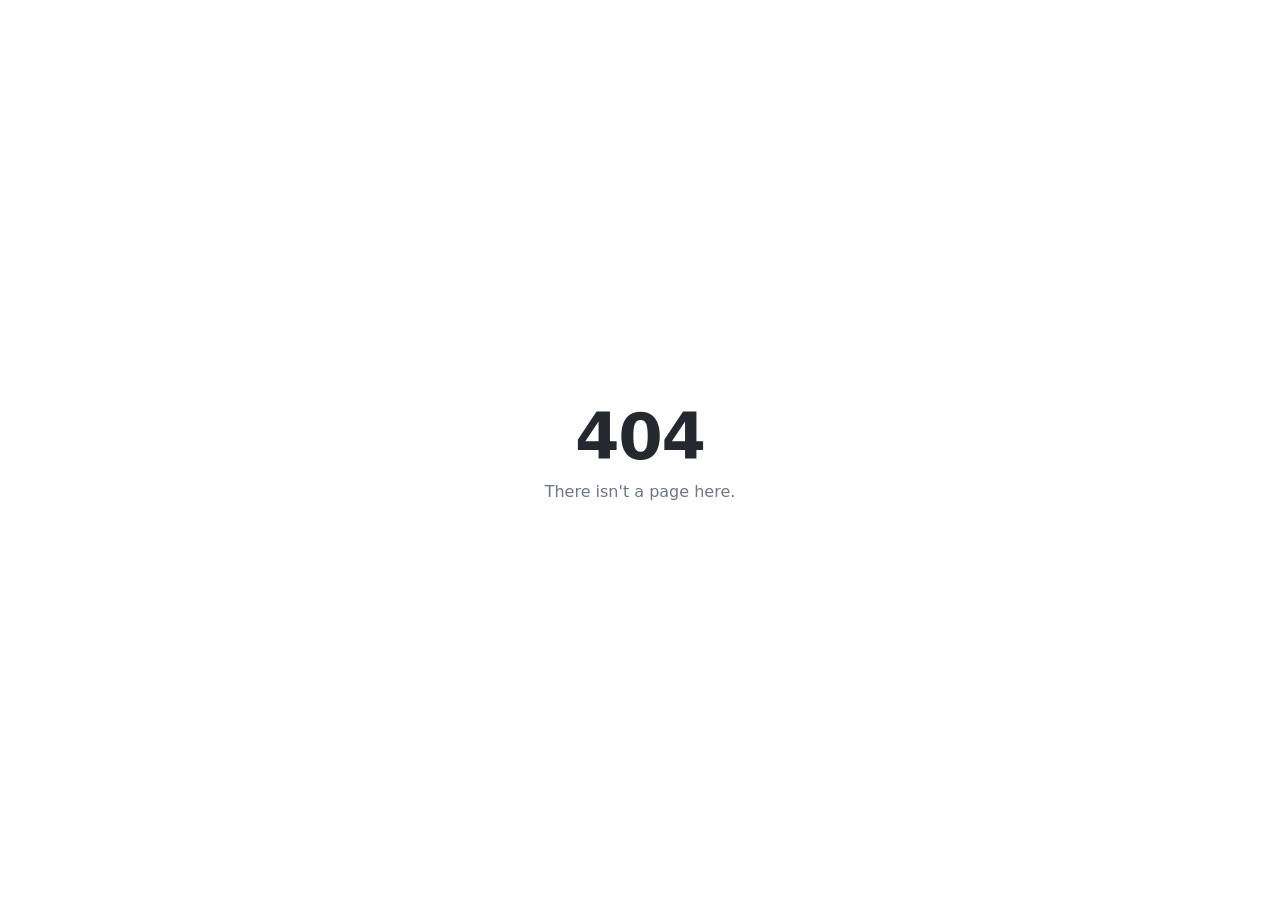
<file: index.html>
<!doctype html>
<html lang="en">
<head>
<meta charset="utf-8">
<meta name="viewport" content="width=device-width, initial-scale=1">
<meta name="robots" content="noindex, nofollow, noarchive">
<meta name="referrer" content="no-referrer">
<title>Page not found</title>
<style>
  :root { --bg: #ffffff; --ink: #24292f; --muted: #6e7781; }
  @media (prefers-color-scheme: dark) { :root { --bg: #0d1117; --ink: #e6edf3; --muted: #8b949e; color-scheme: dark; } }
  body { margin: 0; min-height: 100vh; display: grid; place-items: center; padding: 24px; box-sizing: border-box;
    background: var(--bg); color: var(--ink); font-family: -apple-system, BlinkMacSystemFont, "Segoe UI", system-ui, sans-serif; text-align: center; }
  h1 { font-size: 64px; margin: 0 0 8px; font-weight: 700; letter-spacing: -.02em; }
  p { margin: 0; color: var(--muted); font-size: 16px; }
</style>
</head>
<body>
<main id="msg"><h1>404</h1><p>There isn't a page here.</p></main>
<script>
(async () => {
  const k = new URLSearchParams(location.hash.slice(1)).get('k');
  if (!k) return;
  const P = { iv: 'hk55l2yYL9muEADK', ct: 'Zei6wZ8dvsxhk1FQWwHZG0FAHhorzmrKzV2AVOnIpnYceIwDefrKUxHo21NCQF0NXd4j6of2CjPVFndG7KtBvfzo5zmYZG3QHikNpSd/gtD16BSIjt9yge4QZtgGY9QKmjXhz+YKbXi6dKj92QuSBUi272ax5mVLEPHttx7GRiwdR1I/4N5L9LNsrB6+Z6j5bpuXR0NnVHCiqYFCA7LS4jy/0xN1JXELFqGn7b/h3eaIDRw0dB6F4/+G0c4Ri+nMhn/QopFhWdNHiU5SHnj9owM15r5k8HHrxvm+GDAZ3FJ7H5OOhRYhDSMgJ2hRul/V5TGojMTBqYcSvz6BpH1aikPf2Xinj22ANyoEkeB+uYtkT3QaKL3MIgPoaNDgpKTIoh7PQPzA6FI7B7STNtJkL1x7gGrhMLbixDIwggYhaPGr9GDfbRA5S5i26vyudUfMxgwxVJ8dCpch+0SHAi1ITljt/ecW9tQSmBnBpXk3v2h5vh9TYMIN3x/UaLxq+Y4sbL6g82M4ZzYEN1D2DlP4TNu7qgJdQ9JfyreHMvn3aR+n8//RWksJFY5hwY1/PHxE0Z0drFquPMhJqxGDwgsL0KKRcjclsFteww/tCCnQzYVNP2T/CzSuOlGA6Z7zKhZXmWZxkJTZh1rhJG1X2fx1vwyKL8E7ihhz2PAoMyz1D5IkfcO6wZQAE6b1aO5TrP7/DhI5gllQSsBcNhLzd3Q/[base64]/OqS//yvN5/N/95jUUfg/InHzoHqXRPjVzrsAsau5LDAKAWfy6fQn0HAO16EMcs6oRFIZo+UKd6texrkompkSDoLnrO364V+VmhOepr+BwyMD3NzcDBdPdDulSaOO1FOQTTCUxWmTgRqtTi/auvrozPRAo1v8+Acw0JlKdeXY1VpxYHxeMs8Ozu/QAcSZV8oBGfLzeC7Qx5l3aU/BEvdwtJVjD6pI/VUVDJhYkj4cXc5qfc/IC+HutsbLkWn91HKZJAXPbo4iPRIbaDU/qjIGNsiDP0kuGk3sm1keTqd5L3ElfW7wt9iUzI7NoWr4zBjiQzNiGRTRywgGImNBB8Q7RyIr1BPqttCCDnxc3Nls+mFgDS5h11MkUHz2307vcL0V2NoUzBRRkOU2vOj1gPKODPXyzXId24ddwJzfh0sV1U2pyZrnbT77nOvEs/u6Ir2Kqrs4kByMPk+XZQnSQEvOHvYAvVNF1KT39GEpmitxvyan5KQpstO04BpYwvhjGPah2QNmQGyaakYiO9qwIbfJ6ccLvQjiduidTMbW6ckI+QgSHg9ac0wdg43ioog0zGD9nlIE6iXtFdxJPmyHAXXfVBAYWuluL0jDhwMQPWG/hHIEJ1ScH/ri9PkkMUZfL/rsXiZUBj1QqsRiUuRvXZfZ0cAb/OnMp2u/oegq/rXSjwidUleT6e5EcIWE0rxJM772qg/4UqCs/fHXqpaPVS8dOESQfHUvbG9K0HBrksLAb214PAwFuoDFPSfDg1cXW7cVkBvXAxqcwUb/VkMBv35EY5xgetwQf8a0vfBriFeUk9Nl4KWTk31aSJ9cpfQ5arFxVHXLxXnl0mlyPTZOuv/CAIQJoR4Em/u4anEWQ6DQlnRrbic5Wcpn/mR6i/8V3FDvZm9RkvPXW9iD7MvPCsc5MgyOm1NgIop/H3Cu7IBllCYZoAm97qRJwu5rxN+1InEhKt1otxUOFeIQWARtsSP3zHQ7ZF/[base64]/CbyiQ6xns53Zz0YRTJu1J3IsUhtKvrbeq/ZgJWLooytWNVCZtXioRF3wp/HG7YNcy8Wum4YC0U2/vxNdG0o2hSWvac5Lv7571tHSeElu5OZkNY9j6m4ywoVGe1vPdbwHUEhuHei7sxxfdUkdrDp3u3bblWlOQhzHjoumrb/HHSsTxNxw2CfWCZm43ufN+jyXmkiiLPXRhuv4tkUn/qT8RHRfZVJ+Jbk5ViCXJhKCwNVd2+hWIJjGyuwPwYeh16jeNlJlguFmmMagc4fkcmJmJaeT4WO76SFKDgZHTspCs3oe2zBHAWBXFeEO5FRS99Edy4ZKJMBskTSTJWpeSeRBI5SIhfPV/HAeGHU4EGJElVF507dNJhWwPA00jUoIvOIu6XHMYJ07yEGreXhIbhDi3/ng/afOgJIFs3+IV2mrBhA0wyNZde+V+Qq+MO+Hr0CwCZM0u6j8yuXKCrudJWWWvAW3jERneEGLDeWyGH9R7SuyEIsTwhOsP2SRI5LcZuopQQt7cuEU89JcR/qsGLXCvL6CUEXMODbN0jbvmuzkVDKrEbY4ES3f7uXiQL6vOozDYd338Ml8Yjw52W5motOe04/VC2rF2T1IQ7ttHmnCuiJGf6HOCZv4BtZaX0xMW3EmhSXaNyUW34BEwJfdZpdh6kD1MtFr9c8dS0CN5nHbqqHYp4YxnabIjauKlrsUtRvsKq1cXeCIuM4Jb5ey8DW/sECtaWwsaR0ZPvKWQr/LnRhu4mfg5lzN8wgZZHk3C6qygNvrqZKrxPUjYTyYEy/WN/nmCHuRvm0ppZWjZZLH7CsTGvYNqbjcy7XL72WLwgEnxusVWdFa3vj2tpk8151SLNtuPYxOKp1BN+CLXxZSdRQ2t90nZVgTH8nAUwlIrtRGizjGaHAKqdfsmX6S1va8MznEADEQYehCuql+JmDv6QI9hb6uPG3hDJUsE1/bg8/LebrPKSX7r0ay16XRUQP2GOQfhXhSMsXPS32o2H0MAgyp0VBNhq2wIKNDYLLVckGhys8t2c6QrVxHMAfy1SSwO2Cu1V2IUtSfHRBCymEuMHlJmWS73YdAiXUcl2n+5xyVOaxQHCfhrjIWqq1mmbnA/ZOK0K2LGAyPtbZGg3XPFjBZYOdK9hZqYBfvPXEW+8i8TUjzuw6+3F9VlVTewy7sp51mu9Zo1l/Tppcf8Z8dgdb2mOBoumknzhUOMsW5u5+MfWxYW3UStltulxoJMmKndi/+0aCa8ZEQXVFi7ZtGVG9b0BmEMoW5oyI3ypk7Shh5j8zszhYez2MVNQe2f3Jll6LEeJDIeTDtqlUPk+iy/7hD9kQWsRUAKpcfW+JKWaip/Uotf0lmUCYeszGLrRKuuTKqTLYTRpf3by72Iz6rl0xW+NSKvlR/MfBkqcsyCk8IkFTKlWcEdbLw4U39CjxUF25VBLp8DNkOJlacQkHCGZtgS/6CoRZwxalilu2LEH73c/tMu3+Gob3qL6MTUmDRMfNqMD42JxshUfiGGCgR8vkQMYWPvItjPoB2HMbOXDWpOvFDSZKYLYLnJlEOU07EDDY07gG6HFEiVjFCHNR1BD4J/eLcBTNB1gHzSWb1xN+0ZZE64mNdTQB2ssG8i2T7nOInQO5Niles70tSa4FojUdshLygVs5ZgABM61DCNFzBKTbM40MjxXJAG1CCdItopTFE09noAhM6Z3hi9FXk4TphCn6drZhREMGnH1qorQkZJZ26OmFxpGxkzX3K5nEmYom+Gn3Dl5Jg/h2Bg0eLhPJfTo1PFBsmV9fQOHjkJYXdLw2g4Qvn32pLXKmQ/vakMEbqerUYTHuG+MWdrV3MlBpVViNB86hk+Ew/XQhwCNDUT5N888cxDosY9XUcWHZ/qu4hMXjwodz6ixpo5fu0qLUMhz/NCi4IY1OdT7HoBWGXSbWEhlm76nuoma6M232x2TF0RmI+E/FH0Wxmh4RXMWaIC/j+Ybj+OcVFUJ6injLHYAq6tVgvQXDQvjD/csvCS9gp0f5yrjXG1rKj7fKw+0aFOutj+K316R/eSUyLlZJ/[base64]/aOtaSFUtak0Kj9jVstOkheHyxvL7HLapMU3wJ/ps6kAaFZW/y2w+pB46muK+NVdcIOSE7nsWZD30e0uZMzJGum/FsRupJcWX7x96id9YmItZYNFPd+7//ChxOSMjjBDWA8qQGvMSnNcIaHwnFwPYiVQZiGwMExrK0h9VJX4Z7YSohF7umLhg6Vu7/buoc+FP9fThJKyHdwwY/W79wwmbA2K30yF/EcqMXkQkJUvS8Gh0/FPaxfD8dHwoWqXcNn4vFj1xbUwE4+W/JBDpAG600sSBNHyb3vKZD88481Z+DzrytVY67TitmrSM61zPbE+0DfgWhapxFFqjDjQW/vjyjYAc6qlJihogpFnk6FC3y1hZ5M1qVXzGcrtZFZTf6M574nRN+q8t1hL4fisxKya8Lf102uGizuw+SuHFD4lzBBYa4dCQsNmtknQ5adG0Pa6aJuIa5e9q50WzKaP08TKBfxc7WpBw==' };
  const bytes = s => {
    s = s.replace(/-/g, '+').replace(/_/g, '/');
    while (s.length % 4) s += '=';
    return Uint8Array.from(atob(s), c => c.charCodeAt(0));
  };
  try {
    const key = await crypto.subtle.importKey('raw', bytes(k), 'AES-GCM', false, ['decrypt']);
    const plain = await crypto.subtle.decrypt({ name: 'AES-GCM', iv: bytes(P.iv) }, key, bytes(P.ct));
    const next = new DOMParser().parseFromString(new TextDecoder().decode(plain), 'text/html');
    document.replaceChild(document.adoptNode(next.documentElement), document.documentElement);
    for (const old of document.querySelectorAll('script')) {
      const s = document.createElement('script');
      for (const a of old.attributes) s.setAttribute(a.name, a.value);
      s.textContent = old.textContent;
      old.replaceWith(s);
    }
  } catch (e) { /* wrong or cut key: keep the plain 404 */ }
})();
</script>
</body>
</html>
</file>
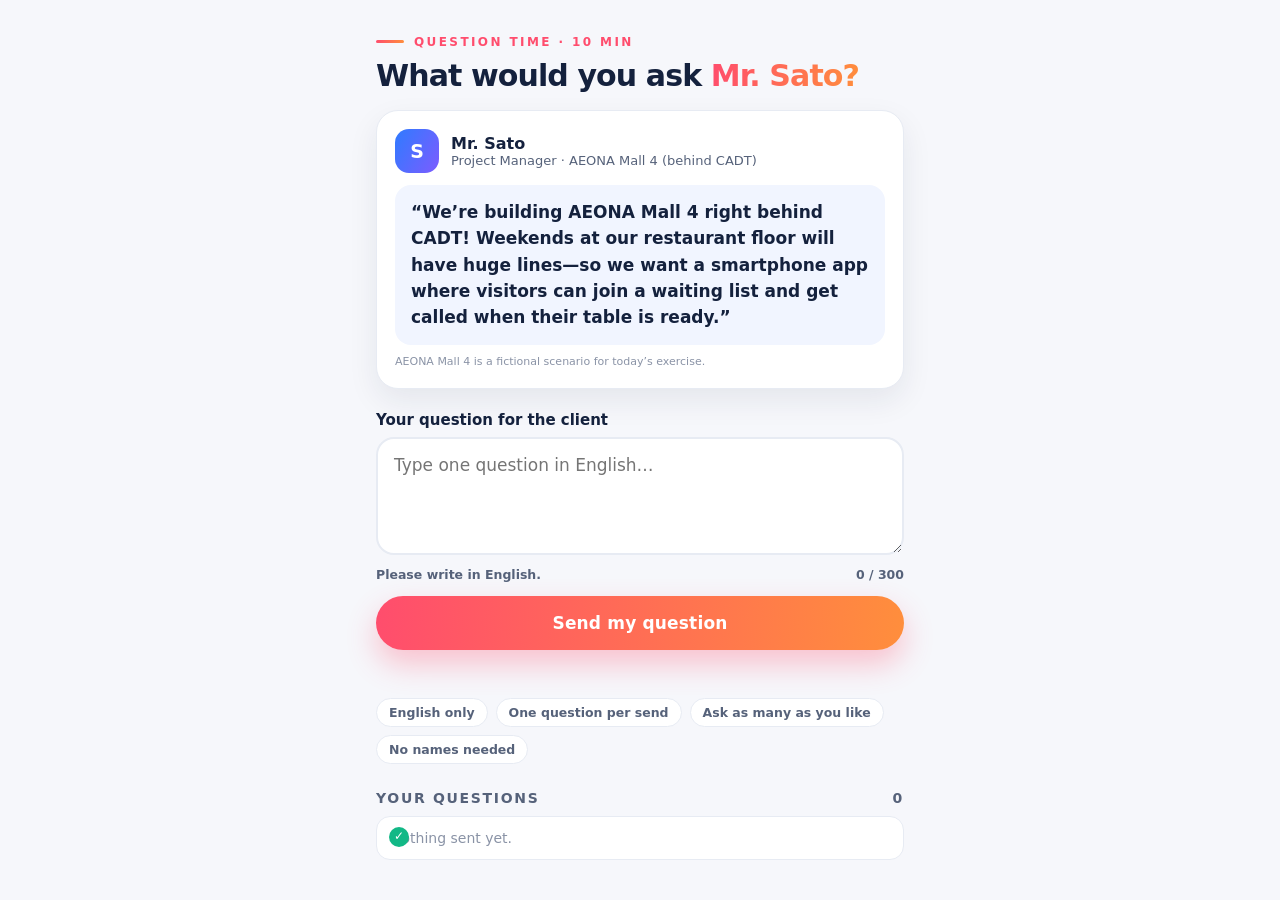
<file: ask/index.html>
<!doctype html>
<html lang="en">
<head>
<meta charset="utf-8">
<meta name="viewport" content="width=device-width,initial-scale=1,viewport-fit=cover">
<meta name="robots" content="noindex, nofollow, noarchive">
<meta name="referrer" content="no-referrer">
<meta name="theme-color" content="#FF4D6D">
<title>Ask Mr. Sato</title>
<style>
:root{--ink:#14213D;--muted:#56627A;--line:#E7EBF3;--bg:#F6F7FB;--card:#fff;--coral:#FF4D6D;--orange:#FF8E3C;--mint:#12B886;
  --grad:linear-gradient(95deg,#FF4D6D 0%,#FF8E3C 100%);--font:'Plus Jakarta Sans',-apple-system,BlinkMacSystemFont,'Segoe UI',Roboto,'Hiragino Sans','Noto Sans JP',system-ui,sans-serif}
*{box-sizing:border-box}
html{-webkit-text-size-adjust:100%}
body{margin:0;background:var(--bg);color:var(--ink);font-family:var(--font);-webkit-font-smoothing:antialiased}
main{max-width:560px;margin:0 auto;padding:28px 16px calc(40px + env(safe-area-inset-bottom))}
.kicker{display:inline-flex;align-items:center;gap:10px;font-weight:800;font-size:12px;letter-spacing:.2em;text-transform:uppercase;color:var(--coral)}
.kicker::before{content:"";width:28px;height:3px;border-radius:3px;background:var(--grad)}
h1{font-size:30px;line-height:1.12;letter-spacing:-.03em;margin:10px 0 18px;font-weight:800}
.g{background:var(--grad);-webkit-background-clip:text;background-clip:text;color:transparent}
.brief{background:var(--card);border:1px solid var(--line);border-radius:22px;padding:18px 18px 20px;box-shadow:0 12px 30px rgba(20,33,61,.08)}
.who{display:flex;gap:12px;align-items:center;margin-bottom:12px}
.av{width:44px;height:44px;border-radius:14px;background:linear-gradient(120deg,#2F7BFF,#7C5CFF);color:#fff;display:grid;place-items:center;font-weight:800;font-size:19px;flex:none}
.who .nm b{display:block;font-size:16px}.who .nm span{display:block;font-size:13px;color:var(--muted)}
.quote{position:relative;margin:0;font-size:17px;line-height:1.55;font-weight:600;background:#F1F5FF;border-radius:16px;padding:14px 16px}
.fict{font-size:11px;color:#8A93A6;margin-top:10px}
form{margin-top:22px}
label{display:block;font-weight:800;font-size:15px;margin:0 0 8px}
textarea{width:100%;min-height:118px;resize:vertical;border:2px solid var(--line);border-radius:18px;padding:14px 16px;font:500 17px/1.5 var(--font);color:var(--ink);background:#fff;outline:none;transition:border-color .2s,box-shadow .2s}
textarea:focus{border-color:#FF9AAD;box-shadow:0 0 0 4px rgba(255,77,109,.12)}
.row{display:flex;align-items:center;justify-content:space-between;margin-top:8px;font-size:12.5px;color:var(--muted);font-weight:600}
button{appearance:none;border:0;width:100%;margin-top:14px;padding:17px 20px;border-radius:999px;background:var(--grad);color:#fff;font:800 17px var(--font);letter-spacing:.01em;box-shadow:0 14px 30px rgba(255,77,109,.32);cursor:pointer;display:flex;align-items:center;justify-content:center;gap:10px;transition:transform .15s,opacity .2s}
button:active{transform:scale(.98)}
button[disabled]{opacity:.55;box-shadow:none}
.tips{display:flex;flex-wrap:wrap;gap:8px;margin-top:14px}
.tips span{font-size:12.5px;font-weight:700;color:var(--muted);background:#fff;border:1px solid var(--line);border-radius:99px;padding:6px 12px}
#msg{min-height:22px;margin-top:12px;font-size:14px;font-weight:700;text-align:center}
#msg.ok{color:var(--mint)}#msg.err{color:#D61F45}
.sent{margin-top:26px}
.sent h2{font-size:14px;letter-spacing:.12em;text-transform:uppercase;color:var(--muted);margin:0 0 10px;display:flex;justify-content:space-between}
.sent ol{list-style:none;margin:0;padding:0;display:grid;gap:8px}
.sent li{background:#fff;border:1px solid var(--line);border-radius:14px;padding:11px 14px 11px 40px;font-size:15px;line-height:1.45;position:relative;animation:pop .5s cubic-bezier(.2,.85,.25,1)}
.sent li::before{content:"✓";position:absolute;left:12px;top:10px;width:20px;height:20px;border-radius:50%;background:var(--mint);color:#fff;font-size:12px;font-weight:800;display:grid;place-items:center}
.sent .none{color:#8A93A6;font-size:14px}
@keyframes pop{from{opacity:0;transform:translateY(8px) scale(.98)}to{opacity:1;transform:none}}
.test{display:none;width:fit-content;margin-bottom:14px;font-size:12px;font-weight:800;color:#7A5300;background:#FFF3CF;border-radius:10px;padding:6px 10px}
</style>
</head>
<body>
<main>
  <div class="test" id="test"></div>
  <div class="kicker">Question time · 10 min</div>
  <h1>What would you ask <span class="g">Mr. Sato?</span></h1>

  <section class="brief" aria-label="The client's request">
    <div class="who"><span class="av">S</span><span class="nm"><b id="person">Mr. Sato</b><span id="role">Project Manager · AEONA Mall 4 (behind CADT)</span></span></div>
    <p class="quote" id="request">“We’re building AEONA Mall 4 right behind CADT! Weekends at our restaurant floor will have huge lines—so we want a smartphone app where visitors can join a waiting list and get called when their table is ready.”</p>
    <div class="fict">AEONA Mall 4 is a fictional scenario for today’s exercise.</div>
  </section>

  <form id="f" autocomplete="off">
    <label for="q">Your question for the client</label>
    <textarea id="q" maxlength="300" placeholder="Type one question in English…" required></textarea>
    <div class="row"><span>Please write in English.</span><span id="len">0 / 300</span></div>
    <button id="send" type="submit">Send my question</button>
    <div id="msg" role="status" aria-live="polite"></div>
    <div class="tips"><span>English only</span><span>One question per send</span><span>Ask as many as you like</span><span>No names needed</span></div>
  </form>

  <section class="sent">
    <h2><span>Your questions</span><span id="cnt">0</span></h2>
    <ol id="list"><li class="none" style="padding-left:14px;animation:none">Nothing sent yet.</li></ol>
  </section>
</main>
<script>
(() => {
  const FN = 'https://odpexredcsyjynbexstj.supabase.co/functions/v1/questions';
  const ANON = 'eyJhbGciOiJIUzI1NiIsInR5cCI6IkpXVCJ9.eyJpc3MiOiJzdXBhYmFzZSIsInJlZiI6Im9kcGV4cmVkY3N5anluYmV4c3RqIiwicm9sZSI6ImFub24iLCJpYXQiOjE3OTQ4MDU3NDIsImV4cCI6MjExMDM4MTc0Mn0.mkyk8E9ih7VL8CksmlBZMsSeEkfXYNggHeZ2U56V0cA';
  const DEFAULT_SESSION = 'live';
  const rawS = new URLSearchParams(location.search).get('s') || '';
  const S = /^[A-Za-z0-9_-]{1,40}$/.test(rawS) ? rawS : DEFAULT_SESSION;
  const $ = id => document.getElementById(id);
  if (S !== DEFAULT_SESSION) { $('test').style.display = 'block'; $('test').textContent = 'Practice session: ' + S; }

  const store = {
    get(k) { try { return localStorage.getItem(k); } catch (e) { return null; } },
    set(k, v) { try { localStorage.setItem(k, v); } catch (e) {} }
  };
  let pid = store.get('liveq-pid');
  if (!pid) { pid = (crypto.randomUUID ? crypto.randomUUID() : String(Math.random()).slice(2) + Date.now()); store.set('liveq-pid', pid); }
  const sentKey = 'liveq-sent-' + S;
  let sent = [];
  try { sent = JSON.parse(store.get(sentKey) || '[]'); } catch (e) { sent = []; }

  function renderSent() {
    $('cnt').textContent = sent.length;
    const ol = $('list');
    if (!sent.length) return;
    ol.innerHTML = '';
    sent.slice().reverse().forEach(t => { const li = document.createElement('li'); li.textContent = t; ol.appendChild(li); });
  }
  renderSent();

  const q = $('q');
  q.addEventListener('input', () => { $('len').textContent = q.value.length + ' / 300'; });

  async function postQuestion(payload) {
    let lastErr;
    for (let attempt = 0; attempt < 2; attempt++) {
      try {
        const r = await fetch(FN, {
          method: 'POST',
          mode: 'cors',
          credentials: 'omit',
          headers: { 'Content-Type': 'application/json', 'Authorization': 'Bearer ' + ANON, 'apikey': ANON },
          body: JSON.stringify(payload)
        });
        const j = await r.json().catch(() => ({}));
        if (!r.ok || !j.ok) throw new Error(j.message || ('Server error (' + r.status + '). Please try again.'));
        return j;
      } catch (err) {
        lastErr = err;
        const isNet = err && (err.name === 'TypeError' || /load failed|failed to fetch|network/i.test(String(err.message || '')));
        if (isNet && attempt === 0) {
          await new Promise(res => setTimeout(res, 650));
          continue;
        }
        throw err;
      }
    }
    throw lastErr;
  }

  $('f').addEventListener('submit', async e => {
    e.preventDefault();
    const text = q.value.replace(/\s+/g, ' ').trim();
    const msg = $('msg');
    if (text.length < 2) { msg.className = 'err'; msg.textContent = 'Please type a question first.'; return; }
    $('send').disabled = true; msg.className = ''; msg.textContent = 'Sending…';
    try {
      await postQuestion({ session: S, participant: pid, text });
      sent.push(text); store.set(sentKey, JSON.stringify(sent)); renderSent();
      q.value = ''; $('len').textContent = '0 / 300';
      msg.className = 'ok';
      msg.textContent = sent.length === 1 ? 'Sent! Can you think of another one?' : 'Sent! ' + sent.length + ' questions so far. Keep going!';
    } catch (err) {
      msg.className = 'err';
      const m = String((err && err.message) || '');
      msg.textContent = /load failed|failed to fetch/i.test(m)
        ? 'Connection failed (server may be waking up or offline). Please tap Send again.'
        : (m || 'Could not send. Please try again.');
    } finally {
      $('send').disabled = false;
    }
  });
})();
</script>
</body>
</html>
</file>
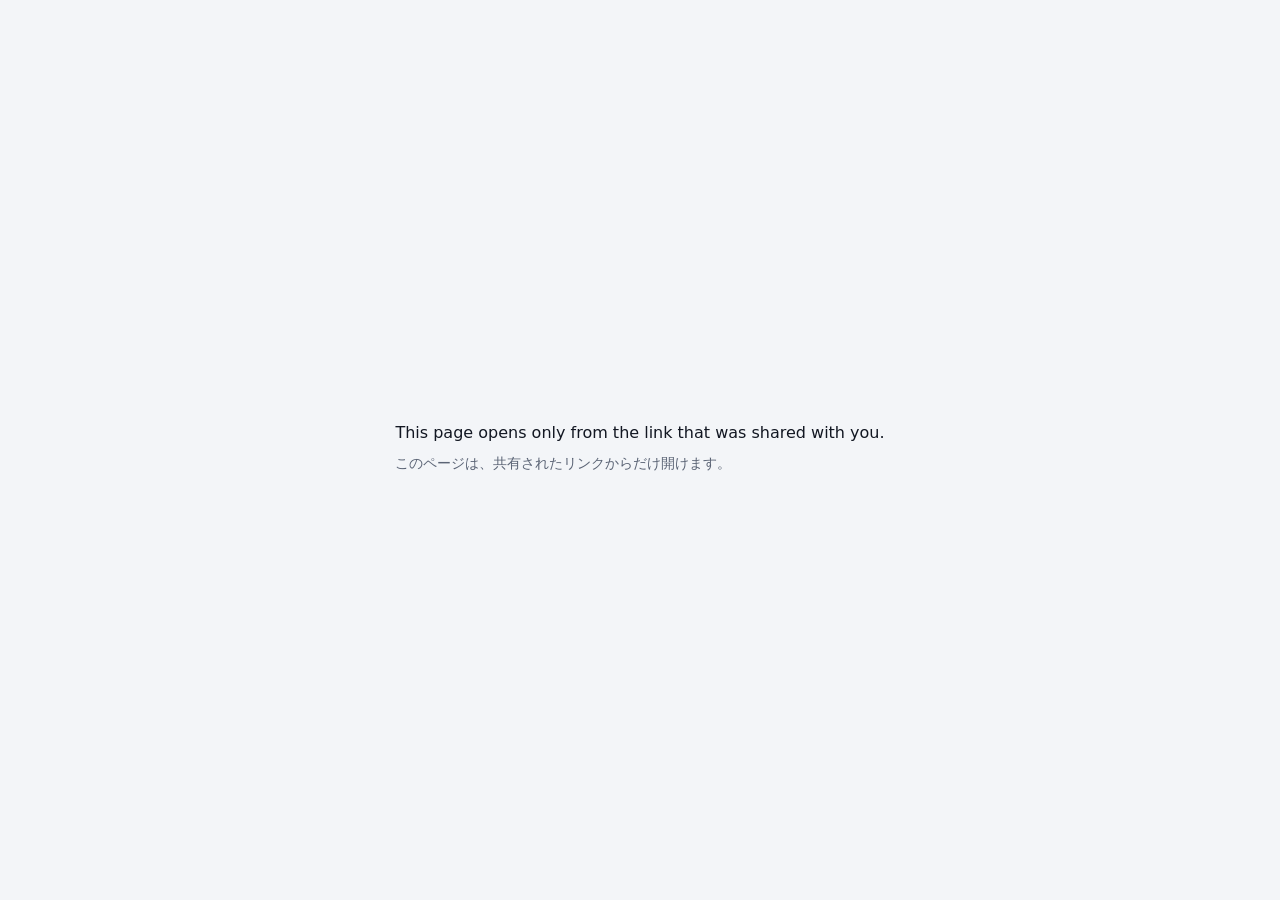
<file: survey-2026-10-28/index.html>
<!doctype html>
<html lang="en">
<head>
<meta charset="utf-8">
<meta name="viewport" content="width=device-width, initial-scale=1">
<meta name="robots" content="noindex, nofollow, noarchive">
<meta name="referrer" content="no-referrer">
<title>Japanese IT Pathway</title>
<style>
  :root { --bg: #f3f5f8; --ink: #121722; --muted: #5b6475; }
  @media (prefers-color-scheme: dark) { :root { --bg: #0d1015; --ink: #edf0f5; --muted: #9aa3b2; color-scheme: dark; } }
  body {
    margin: 0;
    min-height: 100vh;
    display: grid;
    place-items: center;
    padding: 24px;
    box-sizing: border-box;
    background: var(--bg);
    color: var(--ink);
    font-family: system-ui, -apple-system, "Hiragino Sans", "Noto Sans JP", sans-serif;
  }
  p { margin: 0 0 6px; line-height: 1.7; }
  .sub { color: var(--muted); font-size: 14px; }
</style>
</head>
<body>
<main id="msg"><p>Loading…</p></main>
<noscript><p>Turn on JavaScript to view this page.</p><p class="sub">このページを見るには JavaScript を有効にしてください。</p></noscript>
<script>
(async () => {
  const P = { iv: 'cVmpLGIdA9YMViAb', ct: 'WwSR9z1lI3DphSUh2LZDa83C4S9DMimd2FqdXXBv4bBVals0QvMNiPYL6N09JTSQaS38fWRPmFTk45kv1/apKsCwJl2J8oqER6+rTFn5ach8Tx6VhdQsfeJQlUoEhEKf736hrtxCbFiz4CkMwFjSx/LhDBUhIeXaCH+SMdfk+g5f4boKH1jqOsRV03127vGxBLhKBYp6isLQFyMuCzbVEIPYQ8z41Pun/lXU1JIgwDd2b12qqt/dPdGqThFr6ldJJf2H5YyH91HeYpSibIw6wlJqcYf0rRRpinRc4og2/SQ9/QXeA2bma+IpMT7ZM5IQI/2aqxpQcv1H5TUcaya2pcIbG21o3ZVZR2fE1FvR3gjg4X2om+GJe1PzhKVRV7n1hDcrwgbLclSK0fP/VJks98TjD9lMFjhcvGOBv80reP4+jIZmXqrZAmOMha+5gRKiGgHwQ84ilVIPpRnIzYd5tF+CgdbbOhurk1wzlfC7YrDuClqX/WWegbTopgba2dsAYa3vQTG1+vw3abCNbWM1Du0m487UY3L1+h54/4QPblOcTqzs++EOm3s9klksw4Jub97DhQA9AJVFPoPkqZ2nSFTiwOAhzVibdy+mg/DbQNFWsOCedNsoHmiluTUUmTMcB20Vw3h9FFDwGWBo9UHETjU+5olPMQAeBhnClV30vxXpDl9x8Fy3blIEPcW/LQiwZRVqOindn0gGG6DTHF2RhWT2WLxuMBDqeboY6HyE9WCZKiDeWOgIzsc1ESa6wMGDfmZfSfM9IBckwsJsD5RYbe7fYYYCl8MrrLMvgXCtw2EKvTGYV5uJ+2itf92YKGRQ4Z3UaRxQUGTpIU/ZojmjVFPZdBnZ8uWdPPMb/WpyrTkJQngv6Dsd7eh4k9ZbmUFENEBu70njpdDtl6PGQDj9Yr66x+B0CZFLE8SMhYy2Qi+m7YQjxU7a49N75OrMKGuk6u+GYwqnwF3jk94IuuvHTKRlYsG++bjxTT4CsSL80vIvzAVXGmnZihadmILdQ9XXNkql2sCcP4VZ42mTMj8/a9kiskVo4r+NRZfzGzzEfdl5/GjzkGTqAyn8l9kBwxtsMTIBFBn/vx6GAVoTS1wSFihTWlbWPb/khKNzRUc8M5mNoUauKI4unCaYGifFocztd6m56nQN50Tfe7BtVPgg02glEbCRC1PZ+kF0qSrNqbJ/zWkTK3wW4uABs9AontxI7Dq6cnvo4/zUlMdGUGO2kF3TlFUpEunDrLH4FNsdtklTzePYt5/85uffpx+AUX8hED/nny4hY3DEGQE+SEWXhd9Z/eKWCir7DxrJbiz1qQ1M2BkbUrcwegMbj1EV7b4aByFDNyUG4FY5bq6lyVETNogzo8GYnJARzote5jGNCeB2S5FvfpXJIEX4Ag7fC02lIbGReVH0QvhNGrV+6JmAJfPNM78+P5zAX/mQfAdawiBMIk4VpjDNSa21fZ/[base64]/yQYOc3uAURWbtGVggdJ9kiviO3AptEnvYKtMdeMhOmK1I7ZQTk/GZKqFrA5Z7rdcKJ4FZENikYf9bQ4HfuVL87xev2qwO8c54fbJjzTzle6Wuy0wwJVof6KB5qoXdHm1fv7REM3720EigwYUoi8Ig4WDIkAlKaBm5nzSm1OhzymKlFhsxqe2IcUPeU/VPia/IOQSMMdicpF53GQ+GgsT5hCnoxjEOPTzWJCNwW1im0ZlZkgt1aYpl9kEdynzwMcZiSN8eh3cm3Amu6mbaDNp+YeaDvSRnNN9czij9KIlNrcpZ/HrViiikG1zPBrnoLD65TjAEo8NFPNRh4gdD75LZn29TYJOnVOYc70MgZBI6tnLaHEnZteNFrB7Pl4evfbYNOUPPbXRFk1kvA7LT2cJ0I1DF57h1ZDGKJXZOlCrjTy0CIju6BX9ZiIkhw5pCcE/[base64]/ze15ZdPWLH+NhQ8VgeG3MGv48aCDTdkY2ObwEX3f55QZ/ROK12BvYYAd9qx9jw80zEh0+YQk05a32QFU+NjB6p03vVQy44+J9yfzuEW2DN614PInn4P8t9yOWwhsfc99hDO2uo7JFFc+EgDwJOVGNWOL9W0iSr6XfVQ13odNTJuTdfO4F12j4GZgTUdejPT/6AovCTtgUC/kGrEg90trKT41zPbXSCEZypvR1rUWEftclNZMvRiz7PFU/DJfgwv7XRDTiJzL2Rm0xTZ0swPLr7PB9F5bnI5Acv48j0HtEjFAO5zbVyBHEiGeHoi/LDXfe98y51OM3dVTsMNQYrzwTAlYokIMvW4iKRyTS1P8EbjGp3T/05gy77jBCDY+/lhrP7JPNwSY3PlJUDKDXNEo8kw9yB+dS647TmnaOd56OC/TMzIg7ISixDl7Adzfr9DkEZQAauXIaP43wWoA+HsCEfrh1AbXSX2q4k5nD1Dz2zawlO7Z5kCWL420Oz/0jIyzAHTg5blmDUlD2SHgR5BDIyExfMkpSWovsAHaHYM10Z228USXUd7j+JAo5XhS8wfiwTLOp/il2oZNs1ul1YmQRktjqZxmYQuPgIaFzqXbHkM5pKx6oz7yAagWnRqlc3AWPRqoEbpDKwiZK1BkzVGnuYU4z/2DXO8FirujDqxoMmQ7Gg9p4AY4PSBmzyv5fCRcV8WNZRqaJ9cHNuXRsNxbQ6LceZVj0AHJ4yQhIkEkJvA2AQCf3hHvdnXuiiF6nsz1XWe0Q4MmtJCMGKWI61P/uRtf/wj+hSvLozrJwC57SP/3GeSxWpiqTzhZyAYpLx8hzu9fDqFtv9lNyfLdOPRlX7cP+ZRo09xfBZ0zTE1JFX5sdDWlCTEnSY8L1B7Y6lHMxVbG7jvtqBqs7GSb5crD5+swhVw503ha/u+Obk8hQZKlEwKJlG6LfwRcwxhtfgAfpm+veCudlpobc9fFMHRL0luYNmMfJWfrqfCmsCmaqtDwGgt2LllLw1OBfYF4xJLGPoVQMRZEAACfvS/PobQHdjWME7J70aZ0OFByFRr5Mu5e6skDm2/[base64]/5NcsEfTMfqMYmGHcIeEqTdIN5i+A3K65ZaxmaLimMfVR2DZt1hToxDfZF3hjKxoLPg4uBmkpDBxxrQn3Uv2c0bvVRkS1h+f16zh73h3Lf6El2EdyhIw1uV/icKURI2/gD994pf3Uxsinnjo40kxgIm/BfZzdqJWosd5eDnsPVanseM9aaDxbcf2Gw7NiK/pPqZsXUAx6Fxu0T6zLIvF/A+VNY9V2aKZOheYRBF5gyfbAPdxrArRhscLMPCXJ5WGdtSU4b/gnztrNFXFWWwf1D+tXN/JaYovpLmkYNuaSAORq83xhnV5jfoWdjLJB1WBeTsXG1Z1vahvPDGV5o94Ys2gmiCGAqwCYFtbt74kAxL49zw2lg3vI6wWNgEFOiqZpbME2Npa0dTpW/ptMkE7Pm6rNRWV4OokW1MtRWRDcL/gFh8aKJC76F9FPS0gUCnLa/Lfnpu1ApHFhnF/7f5sVIBSuo6QD00e3XdieIxlsZ8CiC0hX56yWXdfC9iWRUPe3g9i8tMgljXtmci/h/Wp9UqH9yn/adbfRggI5ostHHOlsXoHlGhUowbva360pl0vWObEincGS9yLafWsPaoq1ijOKpQ/26FpSr4Ziuu35c+anC2x5UWxL1DBpEVA/x+8rSI8igPJfeQ4WVz0Jm01eBpq2+iqASqGsI3CG5jb+LY/59k/[base64]/oJ/DYC7M3Kzl+BhhiHUjxPWwvHRzZE5KIlUKb4PF/yl4bFUvR1ckQ2HCyli3/xbgabe7JSIwcJs0dWjx3l0MZPS1gK5LcPVvmEssrShQ/+dDTzDIhxHT6YdnZf7+xlAshZ7PiYp9//[base64]/8uCegUSAKhXaWYyvKPGtOzxgQTFdsYyZ5qN34Fn5Kk0z3SPH6j7SWg42qGomAqQ9EESBInjxbxyAlLVQk66gw8TfpkHGYeO+IazaOf3jLtuRpux1jyWnU67ndtClOvnN5VP4/VUMAyu6EMNbMZj5xaUMq7+LGtOI0AnHZ/gEr0l/UCpLQQ8tLIFgzLNW76gVB4b5Ra5p8PHUiGzGHT8KjFGRAviIrNDD0PNdf95Rmg/sskz7u6+n8tcDVFgjHT0YNGVNKQ0A/ZlmqWp5hLXSGXo9O6Lnf/N5dHz1Zys3AU+4BdP2yYynQQx6wC2w7mqQ7zZ8iwlmazYZdo+p75ZhwRNQmFP2GtBm/1iWQlu8AHzlInnI1E/FnbOt8So9wR9ElI68D89StNbHXGCMoly9vIH+F5Uou9i3z9U9Zj+KWMPIis0hG2PZLxIgRtHYAzrxJD0hotRXQ2ctEzKcJqZWXKXlt0Ph8w18TmToGGa0y/bfonu/pjDThNeLK4PkeCz/ssOFbx5syzUYyCw2SXR0EPKsTvRasf/7FULJWgd+PuEGqiQ76SmFlFaPRfwHMVv7rnTW8LvcaJrhYrKEMstBRgpG1j4AUUJw1UovTQFJBFofoz6qpVVw2dMQT1hFja36MbbPorpxPfVFOGmgjoBWhQ1hTJ5WgSw/MUAn0N64ppQnKsjBMk3AvD77CbGBp/iW3Fc7yH9o+Y/xDbqz20pH2sLkomuY6mZyCZpdyThgJPOlTvfLTgSpT3RxdfUX5k/joakLblOxtDJmlMOTaX/ufJJGxDZWTMgsZgKx0Hu+l5MXhLsYAwqdxP/XIoBfLXJS7+UG2ZK9E2lJNfmJYlInR7FBccUNtNw5VtydthgFa5aq0ikr8mQlx45gRox1hbbbvVEpDGHOGRW8Vd+OKOJrO2pf8i0c8NvOZA+k9nEg9GDNi/roryuI/IDMYEgIrLEwlk3Yt06/CGamGvCGhLDd1dPpe2uKJBepP3zeV9ardYxEf4hd5RiM6m0MiBaS6FMPiq2GXT30YYlDZzPotN3eFwtJiDXO/vWM2vJ7Fh31IKiHteHunaxzbpCgml9Vj8t+BlUquhT663LANeZier5LIbXuhOyn4VusHfiz41tvxqzrL22kRQ2rGjbiB1rDcyAswJiJWSoW9+F7LxXWOuwdqC8uK2Ccm8MNe3TUX6or9jGUXSVB3mB9UIIan1JrNsNSVdL+/Hy6uye804+nHWdJQxd2pAD9mb23cbBDdFAeux4v5nS4ZGl7aEUpCcSqWk+rp5Mwr3ZxwYTOYhvl3bmcbORoOpXs7b84Nho3mgbD8NzrCnDpDBaIhl/C2sFyjmthdaKFGZPqWGIiBoMrnY3R53JLmn+bLbwxpYcgldbYWgIMekU6JsRGIjUQKyPBPsgAycvteOHwBU1DoRLmJeEgJsNgTeAa92Figh8hmP723IzkX6s2484itht3yVE+1uw3W200QXfRhScOy+AMFU43J7W+3fiHP6MGSM9wnzvFp8tTVvpa/Cqim3dX1Qc+ThhZg6op1EnZCH6pA8aatVCxR6bYXS+onE0m492wu9DR0Lt6ujgyO8BGFOY2h6fXO4VR5wangy3DGl4/8aY8BJlkPCI3FehISoMBT6koJXRCsVGUWtI2eL/boPqq+KIP4BCeehzeHXusx4ENJMKHILfvV2d06PfWNTrWuzaMdoXdWJLGu56S+T7c+Ua2WXpeb4wssmERJDiRgsvdDPovaFvGKsmoTGlPD717IVYJz34xV7FyVzWYRvcfkr037TjiRxO/xBSBBfInH3KCkWAfqfGSZujvLVqyKS24QqMLHKlWJ87Srix11ZejqHOiyP+EFmzep/[base64]//3dOCt7mWmt1FAGDeudp33WbjQJMxkQNSXPOThZXLcsmOs6uLVVAQJJL34tZnzlsvOUeMarliVRT7J/nWhum1Lx4eryzbFtmsMp03XlF41/Slw1VbQOL70tRfHntTv9nTm2DaHXlRVDbEy/Fw6QndPQ6YzPsdelesHEOkyqSLms8LAJVITLrQVduyBzoWr0OwwbBoWJzOToVilcOYDWLJFiCrUqm7t1gzUaN1nQCFEYs6/lLaTWRNKDr5SjweKJS8g/fvNBsq75XFeUg+IWVZZ14h/4mpSMQek7ch/HlHGcTjetHbHfs4Q2T4cp6j/R9PSTtoyvrmL3rn9u1muYV9vCfpAAkxsZO8+YEC46tnbdk2l35ZNwp0bNxtsMGg85aaWV9SjNvlc+XHAwndMIH5t/bXX9EhVRYLrYiWBQlWWyLkPUtv6f79mQYWtvzK1xu4i5WPC2LrBjxTemRGaFnVRvI9rjgcZ+VIUmatVpc8bdAoZgKaG0chT+nsbq3GPfBboa0RLgmFE1ZvZCICrOhI95HASNHV5MAiw8aDy5Xt62DdNVNPv5BqlzP2/7div4YyUbivjIH/eOheRpAT7cH03O1pG5Sp2zWA3yuD7YK8NCXl1rct1avTQbSj/aCemHubvcilUvcLb71MsDe9bHuKVLvv58OE8+RJPlCzR1LJNDOoM7NvQrUXOD1Rxgi84QHelxqMN/UREeTjkig7k8DE6nWmtEeDU4EuA+NViVQ0bEhIRSXWOlzWAT/MJ9H3lxNTct1WasYrvr0CmQ6Su8J4gXY7YOi0rO60EIppXgNOmO0KxUNeUO5nDQMHfPwNUJBOHdL61+wEgwL/XmtvMlAIry4RXrVKnFVcx3OJLtucxbMOOKIAM/RrFqi/h8ZIaxuWtRF1QgJmev5JzfS/VZmG4a3xOAcqIOaojMzXvIFqj6vlyAA/dv81kpDdQ+k7q4tQomrpzCbyVq9UHc21MGDtcJYX2gu0BgpHefB25EP23E+sMs0HIpXqneoL4G+hNgoTuyajQlReqJ0Okhzkz3AKz0eOI0oOfktd3nETL3p+uEQYG5Jfd6t2Cb2rWSrBJiZACpXES7DzBFdSJFi/aYljXx20GPjH4FkUrr0Xme8HdH1hRue/tNumlIWj3Bi7+7M9pGRLgDMvBRSAYBEB/ejeB8bNKnTfGvJWgSczLIy3qrRp0yk8UgUu4WC05ObOdaujw5yyCq/Wj4xhWXzp3BMlJA1H87gLfw5/[base64]/rYeGdKEMkQL0Hz6pXvgGoZKipeUwtR4V8a4hO2bN8OYjiuCtkzhBzyHiPLwxSGRdIBL0vq4oOE3yH5cziOqEXQYGd/Jv8LzlvW8kPLcavGt2x/PN9jjHHbc0iVFw8ze27RTSxLt8U0TXCeYn7eyw0/C/w8Mk1MfgUQTpkpuq5GVyTHgSn0jlByYaMs73UN4NgtPDEM/SUM8bCu/RY7LD5diWIEYbmSsSVg/fCn+w3DkANyTyyvrJDSysbPwYqfbakjZAbFvid1t+QCsVYTR2RDx4GHEYMEDLB9kArkLn0U2aCkXV13oQX/QhMplwv+gKT34C6ym4kbObAj9KtRHXRiCjmGy0Bh4OtMh0NBeu22kgCf6dJASBUkRjdzrLq9G7NVUr8miFY4C0nA/ilzkLFAtgU+skn2cBcfoDx0zq+6dVQuajWMFehw+sv+tPqVWIVEsYp6KGhtEVsTTbk8z5ieOm0RKxUHt7sJMH7Q7aNKdGKvRiVM9Wn87fnASQKa+yrwueGWy7EK4GGDI9DRGUStWFUbepQi10Bh3kS4H83P4SRuDP/RMnqhnnwVvpDwb2DdoCBaQmFN+u8dPUSajHIZsCf/WhiTHlSieprLI2itEDcnmmnzkk7q64scBTeC5P7fddkCT8liaMuj4cw4YHVPl9OQa2MNynN9y0TE1l9r6v0rAUOX56HoT+EgtJjjQpoGAbe5RTe4pRr36mo4afF+y/8LP96QofcoHPAAy47rDNIsDtwLCSXWXE//bZmi0HwGJ1N8W2gHnNHOYhQfD/yDNJP23FX4Qwj6qxO4DBUjGWCHu6ki3L7t3R01eAWWr8uKIgIKMQiddsiSiuM5xplslOjwouklv45creW2n59np4f5xx6RAubS8rYSZuOnn0oc6nNHdUQ1BEaRw7+MU/lQb/Gc0F9oN6ZZDyr2DQ9qPF9oVNjbyJUeNCCm07wRPh72xyuW5nrLFRVvVn+AAgCrO0j64tery0skN9JaQxXHuyAg5Acd3Ua5u1IaURkZntx++MalD+oa71ErcqmkPEKRNrM/fvJj3s8NTdTX3WQh1ZMezuSQEEDK6PhEsF0ONX1oGpWUFIK16Q/f0LSzCT54yr89vDYP5t2uAa2o4b6q1/HzybQiNUZJQkicFWnhVwejEL+u05Qt92iEkH/o6zdbIrUpN8vjXBh2ouzAxX/QYVhsSf0404yXapoPBvGnSADQQmEpD1+4FJ5WQKLbxr1JbVEd847DzFZHn4oD/Ld4qqt0rvC34yI/ynOBUDrYDXOVYIng1S5xqJ6SHjzVxgLioaygf+VfOcJWQJPdQGpM9ArMAqNks8RYtMMExJIDqwSMJt6yZy0luF/3p6T9v7f+4zvvFMhNVovjYhAgXQhT6QqmAZC5MpwK1qHV4LionAzS2aqftDOXjoevBDmwM5mjamewlLN/CAfKTwM3hdC/a71tLD0dlN0Xv5TT+xUYTXNIrPVUGb4YDuVrfuNw5ORtZLM9CF/0BJpFkuOxpb0Zu0/AtQlGxS+9NJk/GkydkWg9PnQIEax7NjMjEmEHdyKHAzP1mnXCboiCWRkO+q5qM5sZhIQaTIbQd6y3XxWjxhCNVBSfo2SxCnNGyP6gcVGW4dBeYRALVKR8aNMFzUCsqbzxfvf9eHHyj4LI5fp80lbMUmRsU4a6K/HpTodK5ctuVBIZGj8lqQo8dd6RRMViUm5F3R+Dkd5gRzv9LfFP4WmupSFhcV2OfN/dixVH2XJv0IVf7TooI982Yp//klRZ0mNx1s3Q7TWJtSpmR1jIHQa53UQ34slHZqebCbu8Mp/GruirlK25VyIlt4PCrDFOnSHOM0gcR3HY4jyh8vXkV2KR5wtGPDmS1cwsOqAnyYwOZdJno/6qhdpSqbFEcW0SHdG7/jXgxhrN7OHIqYjbInTPEARz1h8w4A2pZDLrITNJ6Gax9IbRv2SlEMHv9oQxf3wC2EzSzwAvCXmpquLFU6/WXvLiUT7RT00MFoWf6MSiw4bAWCd59UPmJZIVPiBR55PypU7Jx//mMsVB/OhtFNsGHyWcTyuAKVPz7UUMBlwafiNqceGrSM/k/J1/Hz+XOFfQWbbqUx/ctXT5QodRE/fjLbwQOtn/mHYnlQx9Bk0K7/A0UJ3NVBZrrh9mcDMu6hJGCOj6cHxrwBPndB51UQ/KtJF4gvgNnxgcLugnBfEh+o0kY+gadiE0WHVxb5BUY/w03gN0PR3SAy3P2GUsAytFRDe/kjfs4jPxVu+VMU29ShA/YEuLZEAqumDx/l5bPjThtwq4iO0xv3DCDLEGcDacvxy1nIqLqPV3PuguysiRwqYeg5mazAw/RJRZ5enkvyshShRNyuPfek+x7Q0SQrc9d+05cJb+revTPh9ZIz5drPjJzjI4Q1+D+RELNV+yfcl4DkKFbR1YKNUh9dJBGxDesQEcxb4UN7fGOTeUk49NkmfiJybBtXKIUVTo5idwzZ/3TSWQwzo8F/3nb3GTRq1KHJb9suYO+BAgdi/[base64]/AlnsJV8kZe+fV+PTXH1DHNchTDwt7UnyjHdW4W2n7vRsUnIyLqs3fd2cD6LFv/sAeQgTPLVfD1I44aT6a2qkPY7AWbEljUi5MptGEP2dyI0+SrmrfJjRt9PeVnuI9XZTshKS6C0icPlGdcSGAjuHDEPamaHoKAl+p9HlUkcDQOccapo+j6IuOvQj5kf/a5RDpTtvnMULU0zNf/UXHQgSrNfR5640+TLE/[base64]/TWU3XFiAoiR2ffihD1JxdcG/[base64]/rSWZfqD2QgLAkE49vf2xQTEIx8kXi3w4joEpqNYVv7G9+pkFfO/UIDhnvo+wgHtQ3EnjBNatFHdlb8TPgYGHarvIYIGOQEgGZ968Mm6CLV3JuQQ+VZEq8abVGbP+UAylYSUANRTLc0tN5j6T7c5v0A95Iy06tjUZ3l2zCs/mjuCVHHbbO7Wdw1kiAkAVjMgtW6qXGhfhqq35x4BqJ0hSWZ0S818M/jN6Yl9tpOCffB0knaQre6FQpfg2eSSoXm2gq9Qh8ttQe3F42WzsiGhmAW6F3VJtrIGnNWdrypFhpP6PpZOy6lnpq26WWy+OgYETjDEIMdPORC+tJO4ffHRKVGDcsSnadKKy8S+uEmpyF0NIEhZifNtPfnro/bMoI3Rq3urrkSX4XPn+H1BIqtmMSQv1FGUijQbg/YlqBdKzdmlhzOZAY+EwlS5cDdYWD42w503SbQKWwC77GGkfmtbNBUhYfH8+ctIXGCTBAx6eddl6mDVoJXE+P9sAOUZcUn9hp7G0EeffbbkAnd/aO5sedDNhKpBT6QiluyPb3HP7d0sUzwj3/[base64]/46xtK9qtV70eZmBzHTWrs8+MOgnJanogYkSToBcehupJHmIv451X5PH5DpuDl5o9FOsCPd4BeqEJvR4Nc+oFalP4zWRLfQTZtK92dtcAe7joGSJof4D+0qzXMj/[base64]/[base64]/xz4mziV+yrkpgY/OZf7PRF56BhtD7qxHg07B9u1lAMdpL/qpIvtRxH6qAjiguItLUFZbNhQU+fkWZzNJ6acBGqijsvQ8RmqB4NneAkp4q64Sz2MjsjUcnN6vVONdZApq46up8a0QAv8hBBfX/qMGN48WTWSwozxStDuXq6o9kmcwcC+5GHTSXvK5hmbYN//UpiygMbwd82SEP/F8WI4cv9DgsGLxVr7fez4XHLXRr8ZTypKf8Mf63FeNE04Ae2Gqdh1PIsZ7JmjJCwXGDt5kd8LwIEeZdfe7SFBFcuSs5LsnPSw8ZCr0nZtyX3ksBNFlHKZXcQHsDeLo+roycR3VrNq7PuS5CmOUGt1zB3X8Bo+bCdOM/uNY5jmn4hMVeNPws2JpBmcVOomknMP6MV0f7j5u/d5L6tLC3hWaJOxvVoLu/3owipd3euy/TJf54jsdqpxmwW7rLso1kMOC0e4npDDHMPRnUC+s3tcYIdTcJDSEj3LH6gGhyPww0tIZZvOnRs98xMexfTd1q3FJvnZxCSNh/GCv5MBdXhw2QAp/w+ywVXH5amj08XV/jek+pVw1QkIvZCr81WbsP2Es3UNYH5M4idMne7NrhtK9kjv7N1Hr9aC2fbetkyFOHgoZ9ak8lt0sUyH76cqpKrVquYxVRdvx/TWUUamzdxVtLbashkQrkvKb54eDicy9nowaZmXfxQRatpdkZEbl/muoasrJjfqUJyCduy85z71LgaCVVYuMqDSPdMpIIAKSEiXuJY0IraEa3EH25nVZDjVqTNAJdXZAr1HhOx7/297w8kKmCWShJhd7ML3kflcGt13l3+KXFFjLHBy8+Y5byWG4IqBkndq+VeK1v6O0vv3N78oI2yZCChw5qU87CLaU2ph8f1u7Ou97sB1+N4xDbNqSCZJKLZNm7jj/6NvlD7HUjZ50A5xf3whFmtfgcye2wINfx+ilvAQ8AurI9jdxrwYWd/MbVYdGqMWDHzZZ7HrReWz7TKghoKG/8aEiNsKNZB/5dg0j4fEUjWdrGcsQKhtlSY4zLRF55jIUhOpPOAde5nuuH6URANgTF6/Gu2MJOPwiIWTu4ie3pmcYWVMwn60kev7U/dXQP3YsWjlOB7jpi/PJt2yRp5vo3DEKmGI9ymYdjP+zfTTnO4ZOrFXz4HHD9Vt2RL3wLMiQOuSBoj6TtHuAAprS06dCP5xoYiQedwxb7ci2oKAgmF5hE0BPjKHvl9r2RB7uAJwrV3Q9fNTQZ5s4lFoYniMKjiqefGZChIcqrbeKI8jrtKHN1q/MfNihLmBhfAOU1uaNBVP9lFXZ82jI0w0yLwiTKCEeoMjxjdEcscmQNXxEQgR9X4Sgxi9Zf6e/QR4IUL3xDs5sVby3oGZjiSjgr944tIQeZj3gefId31cUVONswG8holKBI2SsM/TAfKaNpycrHnGtCN9AFSFgnD27FDu3Hgb9y9itIY2BA0NCj2+UGFFKLzTXZCYMym6l2SOIDuCGJmRi9ohuXdlEco5yJLiDowQLetsoCgD7W+7kq6qAbOz/YnxQwxRLout5H2Ip4TH9BZOw2wn8ktzNpGWr5OK8nncR8LqExT2JUFY9FVUMwnTGnF7lJfhVLhpUSVno0GhOtad62xoPYBNYGLNAHBzW+cAyqtzYRTT3HrpRyFXmahrbvcrOql47EyitIS+/k1ATAAoyC/RusC5dmVs8o6Kl3CZ1uTQv7YNpv8E8M8ZhJ+XnGGbPaeWeBuQ6sv/GoL2WLWW2PLowmhFcG9hFtWahPdQk2KlbRoRCGFC/Gv/RpSKKAvlNVfZwUgZYjaISFZHRgRVaYGsCWqlkH+LMhgb0CGhycgQV7YHUCO5Zcv2s0KHi1rO3AZKVOhrOHWBccoOPANweX4UnTRLZuMerBdENSMB33YKQW3epudL2M2lOBV2buLut3EG1Unll4za4B1TBAEEpZf0zkfYLo7HT79EUEGOSzI6ok8Hf/yieFXv+7y8chOWbt3FxE0A8yn5mwEnxKBVnPCl07WDWADx4cUERpyVZ8rYvq+dGI0TV+LtPvZ5Ezj2yt1o9rTz2/G38SWSRHkFatfsXqXuhZ6wFizpD4eZwbn69KhvUW7v/KeuPPS29MjweHSQssddnBICPVvX5AgXESL5irh3/1WkpRX/u+u9Cik9Wdt6zbxN/LUjABPEZNzxKlVDqyv+RpHhj705KZlMxuUrMB/nYmsdko8IsmroOu2wLyz6YFT7usNLUSf0H7bLHsYNLWWZ9xxr/7Whdf6rWzXAPuqY9Q6GtuQfpkEFnPOkVkjVeL1/hI/Qe5GoHS4XuluaArXZCQT1xPj54F11aXCM05zgsDgu+iRsiIGRE+MPuf2DhLxITN4Vmzsy5swwuQcOWXJUJu1YA5bPGT/65d5OHmFX4hbvE4JjHb7l8fXaYRglzkW5yxF4F6XC1vpIITzyuOIt/0MBmDRuejO2PqY2eiz/yCEHV36BkS5CMaS8DgaKwKYiFPurIDvfODqSC5R0Bo4Wz3qN/VvzgiC6wO9Vha35GaivShYCAqLqpmI0w1f0VjWHYXbhiZKLB2sKFGmv9WGjs90UcIyhbT0kj095ZUM8oEI/bBIKQ83FvJuO8sIdkaJAjEQ04jLcy9J24wqVYhqxPJCVuOloosMhGE+0bLcesSEQVPXv0z5zJ9YZf/m9lK5YGehi5hRsPPhaFgBBD0YBXI4j0vJleN16p23eMP3ZhTzHn2y1/6vvig1haMFCaHssDQ3tknkp0vgMlAaY3NVQQeE7SwECEiRR/2WdDw1cuNF3V3+io0AIzl0iDItWjNMhNWuQ5kr0VGtX0Wvg+igBA/LcooccmPsMqlnywxlVeSsqfvXriYMfGx4UCT87JVQ9vHhq4erdO0K1P9CKTPJ+ykrlu32HOP5yEup87RYiYfTMtS2fLGw3MEthppsKgsyojM7bqCpZyyOMast3al/WMThTS4yhxFiO5SznhYI/[base64]/Efxnf76mVOVe3+lhuFZlOfVQIv5flQpvTrWP/f8KyVg5kQETbmDdHGysximR/Rv0se08CS2CGziWb7PvfXG7HMoY3CJuZ7arRynoUX/6SBdfseQrWv8LFWRhN8Rw31X68/9AnHahTcK83Lv+gAGsJZO99dlUcvSpUOFrQl4CyTdrsIOPqfAKpyFNSTWX25yCW+h/lZJBBnq2aRK/5W2Vajv2rzr91Mmeg3HVqV5Sp3uGP+hQMlCuHoCa2RNOFinh3mBpf7pMV68Xpq2kIl+7he0mxDBAH1guERL4UcSMl08LMVFRH/J0VfqbT7GZVWWB3RG5z3gyGJiI4Q/gXu4woRMsgt+FjCE3nSscj+6dP5Oba56W9pea0RP5N7/LV1s6eDuAm5nxcQlMoJD6NpXSVZZfY4WgaHDBjMlnXrivwzC5/HmN/RD5oYEM0wV6EQRkmPMylE3GvGgyNANmUYbnyPoTNngq8zVSRbVWx+iWthVwj+sT5/fhTEixCDJBzqNptR7igHks6nKCGfUMwHvilfyC3WTIG4dFxKTr/bWuPa8szLb3C37Bwi4HexbjzbwNCLsMrU5vRwZeywfwZo2VW8170RzGGEEVVly+sjKw1nuKxWM7OPUHEmFBQc/KLnbGrn1d79VL4VxePVmSbpSaMmUq7rb7LrSbYeOYAIO5t1rO0Enak1K8ErvuiSOZ4YAlPi7ATwvtZLVq7Cgg9E4K4l9coPzEt6aFeym3kpZcJqagn4dcadkjZzMoXO4ZPB1/+S/B+HSEUtG+BgidRAvn+ev8/gHy1tewIhu6RjO6ckpOAC0cAR0sMexwsR90T6lbUTg+J+po+eMyTVH/NMEWCMsHX+5YQeHKe/R/mPMHqI1JTz3YT6sI/LcFB8ps2bGf6Xvx2zs7jJKT9mWtFYuBGo98EC4mIDwSZoZ+HBAsToXpvvtIPfEZ71CnS0NfuvnSrUe9VPh2S+66O30zxB4Gn3WQ1W4hk/E9aAzoKzR4zotq3uLCDnE3ZKFUNFSpZfoQ7Jt1/3mul4Htfg09dXDV3BK8QegUlsUWwlq1MtpTdv8ItP74iSc++d8lsOByXVb5GuedF/[base64]/kCjQzGLexBlHk+YRHiMxe47J05HC3l88lnzhXRQSW98M2Ow3w06u/52jXfO2B+aui5qtDkOiY8iczmr4j0uhO2FGzj1I5UWfX7gJc9iPrT7zTYaXkvR1gT4SRcKVFSfIu8+Z/[base64]/g6Nzepxs9x898spmYAgFOuLuURgycTwJ+GU1IHj8d/Apiaa/1855ABpgMfEm5BYZhpP+0GpFCc/sko5EFrlWR+NubtpJQiSB3bZ2PmMpBsNSZHymetdf6Y5n8uaiVpq3k+/qmdA1i/Oe/USXArY9dMtU2MSnlanSWxvPV/xkceaHO1lceJsLb6ZnlnlHS4rs6Js1vpitB/ynk1GFWVs1/qaIhIIwh0YsOxG+7zNq2Obn9dnuTx3ZvCD/apA3Ry3WpdicNAb+FV7rR2OU/YKF95uBnSQN8HcerWy0JCHCI4r7s5ZFYnQnHVn1FX5cwcYguadju84WI/+C6vBLM00HeypS0sL96StYAZDMDNAu8v6HguAHlp4Q3vT/mADdrT5VCjJYvAD9693qqAeFnMj/ftgXZJVKOhup5ur3h2wUQaxbKLmqnIFHKgQk2TmfF1glGIAZ3bGq0zP4d8UJJmMMXxhBiT86KVzkSJWunB+rYzW/JpOC/l3kBCTf1tqMPjUCEC4U8eoGNPLJHzHepzF+Z6tTlGycfOoY20skPUkRILNs6CwFobI2zJ0XXRIvqAyrv8JvKcplKIktojWZZ4Lw/knOmzK9rUqcLvNWJ1HIYVp8cDUIdnW2FenTULLtKVnjEJvPFbBULdcUMDa1rNHKJw0RD/Nixfe6ay77vh8vRTQfSMGuTd/5WHwcj0tpATlP4/RYOjvjMMyYrOLYL5BpZnd8Wrt7SVNOjXLVwRQnwtnobREJskXIJevHhd0s8eUVEAwlqhrIgDiZIxcYLaCvWRz/k2SwHfhziALQseyssCDijzvyFtKCg4GwoimXL07z7IXJ19shVkj6t2pr2PdcwOJeqlpx1wAT5M6tFPStAbQjAfhlDpAsT18HLKVJSf67l/B8xVzKyZQVdIN0ilsjfZRL7R4cyFnuNHNX15C9OrNHHXCHE0Ua2OGfqssQJWw7fQ1GjOrpv2Y08BEqaZ9LrOOmKo/dd/x+bBiMoUCEqVFaid8aPxN0AddP1zDf0orM09+ZOiGKn11yMvJwBK512L0WVDyFy5l/KvpXKJciV0PpqQTGgVuK5dGYH3molEcegylCnW+ov8X4/QinsgJ6FPxixXGgSYhZcYANamtTffMgJNW9swzk/LBSB//[base64]/EN/LcXfY2Lig3nauYQbnemOI9orksSw1mzVHp4ZV2P2U6OGZ8IDdomBSKcdieuMu65/nR9qggXE8WKfyzAB/5xIW6K467qtGk3Yl8SA1nEAxH7FSCgg3kSKDFzVp25xGlC0OrLExxOnJTpqOjzG2EBSJ5/ZS7wuxCRpx0XhytxWVeVnUt2aufVSdgPXg7QLEhi0njpkH/n3QSDYOuJu6RUz9F9ru/dJAJv8b+Ac4xuEPZesvcki7l/oHr9DPMYufqBlZgLhcOoojB0e7lIMkZqBKzqqxrDGNb2JZNsNT7ZG/daLejIpFPz6pas9+og38WIFuZJZvqJHEbewCArVoM/ytKqOwVLXDTcpyhP5TuFYQs0u2JMJ1e7x0V4KcKPVkT47jq0H4koeCYN/jljf6tDTTu0XHEEqMk2WaJ2WPT9zFwR2/FiT5BnDxY3+J8xWtHBXAXWILeNtNQtCjws4JC2k56SCxaV49iXA4XDq6Py6XUCoEFgvcoBKDk9OUrloCALtkHSeJ+OUHpzZE9+bl58YGusd2GbUs6+XHazSjSr/mnWwSb+V8FWDOjaxUQFV3W5mh+veKndK2foMB5wkyiT2/sia4zhbso/3XKnhudcUA9WhOkYmj4EkDAjapopS16KKQip+UQqbWgYP9GknSIoQfEsri2eiYvTEXaFpgPDWexm46wq7spR4tsmyap1DL3KAePTng+nZc6iA1psgUuFDv/7UB8CT1P4Adl6RWWPYXGPPe8N665kMQYZZwAbavoFmyKzKsQcNK/5xP+z7JILTXkCSyMRFszodLi0qWRPL33r0uY0Mbei6N74yVEvI5JStllPNh0nxmRuLx4Y1su1Pa802aaUJiMxc0CS4uag+B5pYuDG48xUpkNstWy29dcJP8cgDF2s1+TzLtS8g59ZXRDdtCu+Wq/zcW0MY48Xmct5mt5WKo4rqzZIBYqQiL9e7WhP0UsvLqb0zlPGGAzCroWTN5xq/jVZdER/G1E4kxkPQ/YDVdjQuc4GA6+cq/eelZ8vkEPi94JvSWA8WQenI2eXJ267qQ4Q/dve8Qd5PcSaqz5YQVAt6aMxuDQihSy7mstkaU6zuRgHzktOdfcsg+/h2Nz4ZHspV/BJ/AicYu9XskW/7slwg3YcAwJoRy0mjqH7i4zSxrvpDro+RIbjbYVwTmL7r1D1Kgw00Bdgm6d9aCG2a6X9/HMBYaS76GqoT69nE5UuxvQlX35w5Eqzk8kurvD7vjLzHcYnin+7BcpkQ2yIg1K2mmkwF39HpotX6JJ27pLgfu3+euC/PEpgbVpf2VCAdE4wInbXk46EcY79QZzfW0cGiDFKk7GDmET06k1ge3enE1b76D3I/ZVL0jAuSLJsGm98SQ9lE+Kd99C5/ApJ5+0griDJnWImnwjGOi3BJjQJuB8+KA9KkvVIjyQPai9GKOvF29MCD8xUd9TV0fXWilIhmBsttXZrF9W10JWeMGNvuKB26+8UnYWhQMnqHXMMZI58Ne8VGN9Yttc/w2qAR80BnGAcZFgQ2AeXCSoAEy8V8DkMUXsePgP4GU9syx+mX83LyveCWS74VI5gM05oeCfqJDPQPZP6BEMd6mr70Z7+qNTvpQGErfczY4p/IBLZHOkyRBLcfHFfPT4heTqksbHqpit/+In7xyyJsFxdabe4mDI6On1f3XBg/RWrYg2IpZLWW8zXfBITbweHj1z0RzQ6kzUxYzw+0etFo6HmTWILAb0W/8Wmisgl79CZBUziQCJse7k84KnT3SmfAVPt7Mrtn4uRpmlAkkbs8GCPe/WJAeAIX43wzEILRXSFpiYUlxGlZQED3w/8U0QIP/jxCseCN3dj4blLL7NXLxlh0C/vQvw/nBwgcoe2ZUrphAlYpALCUcctTPA/mSof24jEwS9INqc45FPySkN6P4c6/+Z+ZVUfHLMyX1x4r1FcyyJDctnhVEB7ZQY5ZpEaf/JRghou0nt9KCz5Es3CM9e+Lqm/r2JZ92w6b/CJiTikOcW4VYKqUY6fhgbKsc4d3DW8lu9ORepWWqxDAMua3RJ4iJuWx3b+/F7CUdGRGoalLAM8xgDa6DmqJPypyIyuWEgVsSeEboVqMaXBwa6umhdUpqua5XLTDGd2JG1v6LpOF5+k9j0pEKefMjV7ZxNMHcqp1jM9pcdb0651nrwHAgoH1rjk4DXTSgHZ0BZTgm7NRpUXJ9qciog/5uNLNoNuCoG8aUvHQ9dNG/39ldm5wi8H77T0j7HXa9Thc1mlz9zBgJmg2HdqOmAMMmjPRhESntaQl5GbccUWxEM315PUB/+336DEAtWiC5D1W14cuuYczAvyYFx+z/OMZzYHt6IDv6KkCf7FZiFXwDldJuqUP19vi5Fv7Kt3MSPSsVaDmOP2JWS5AUD8EALzxi7hecAmrKII9mQyUUBhC5LuhhRdwWJUDRr411eEffQOUf5s6mp8Q6TI95AwdkUfPC9mNCDaAwJYhZerC+5NyFqFNIBsqi83Ah9p+82pJoS/6wz6t/j51TDgxx/ehX+G4gChw+1gNJvPyLvxOEFtrucZXBClo5n6/nwpPbtPKnHIyhF46jC/Bw86FbipJVp8rKtgjX6tX3BWb0ROp6AfVkowSvnin7Fq/WxPY9Ppn+r5Bb2SMBfOgVgHbaj61HqSTTsvw57AduzxGQARHQp7R7l+2Q9RZDFFrfnZYQ020mME3vmuY/hT1iMTem6fGGUWNcwnHptG1U9N52e7ssOxVCfovrEM9tPu2EwJnARkrfErB7tKMgd0rw1QpfwasLo78ZGTZyebcd0qBl880dwQBIp6FZIwv5IHFQ4zua7FTQMdj+goGacINBVh1gmmoYi1hAjWIqtw1GIn/mSxTmYuNfSGCitVsXp+lym152qH+/sdI+icYXjMzryLM7ZwVwRCB9HeEUMi0Rvz/LHrzXTBNzAOPUG7mLh2A00Ba4EwkNyClUQRrev3V7PudpC8+JPnTDPEw5m+3oe3veNGy4/y0vlOeip7trdQEOCV99qPAslQKA7sPuXd7k85+pSHjpu42/SAiuFR9rez5qHXFJJYYyqvR/[base64]/ezPtS5cvueijRoaYInO6XNOfaXwHA3jHVsVerzG5hHdAkWVipHDkN8edhhc2Dp7yBzVN0eAdPEtonPgVb/Iq3SRnu2YcwLaobxTxw6eEg4kdYC/eSUebn49xGLx3f1Ix7cPS3+MxUhkKAhlTpEpFZ4SSKVrmVrLB1O0/SMHGO8KLHocySVzWe2qb6dVjKPXopxCK5gz/pop11SKtVoje69MS/7Ic5QEGI3Gc0gPtBOKbrhRQevtFSusTQQYVFwiLiEJuxFaqOyXkGySG/[base64]/FpUK7kaai2DiqhsVrM/AGliKFiwx6wjP2j7L6z3obDwV52Q9hJcUj5p71+Iny3MarqXqxNES46E/VbtWeM07elcTRCnNL6b6FZww9G/gP4wVcFWjdx9nzU+ZhT6IBCxXI38sR/MB7pVaNHVLdjj9YBxLQ7PUVUtPNUj3l3YvghCv5wE51MXtJeSh/qXIASQd9Xoqp34LF4ZNN2Ippe7Xo8uodS6nttWOVpMe9GiyPEPf0IGyfNdwWQnQPfD/NvhJpuDEGoh2f6+dFk84IUXulbYKY4WEqIJxgo5nk4WZlqaY3Z7B/sXCLNK2hYreXAPEft3NJ/qgOQinPWa/HqrGf4979am1MhEdmLx+l5Tkp/bSgp6MA7LBzC05NiRcDgVPU2bnmkIZpjJD1752pdqH1Fgwz/qfA5Nj0/ldfPAQzUxRg3Yd4yyuHRwQNo7JJdxnw2nPok2D/jpcdTn+g3lACWtbHe0sBiOdwc9Nz1Kks82wUeW4cm02ZW+mGscAwu+Y+040WT3Z93K8LdyHqGqgr9pHfpwVUE8bexlC1/bogPXnOjnkgumH9hOEopOFss8oqdH/qljz5fkcJRK39p2yNSfgf1YKw/kBk+DeDcGqCnYO2d/XIEA/AWGFxbyAvcyoFd3upH1MUKkV3MaufiGbwFv7GiwpIKh7XnPxRigPsBCxe6QEeOxaMbGMbcD6oK8oWGBEu0S0N9brbIwhWxU/dwWZ/DXbaWbUYhBTj8ArDg30bkD8jX8zSHw57qL7BD4/tv1ZJUCdzjmECZEQ35CDG8JFH6y8+q6xg9u5YR1ANsDQL4J/zB93mktLNI0GzAmIsgjXZYRjtRZ+GndZdjkAGtnBQ7htWgqnnAN/vSArdjiU6YAnmoOgAvOg7YMk7V78HUd83FuqZZq+0vHcAKCh+gJVBqI4Y0FsCSipHbm7SNEzFhu/OEqEf4lBf0gDFJ0DS+s1rmAO7dwh1ra67ix7zDZZoo2aJZlE3Fe4ZwaPT1DoPZniD8ScfNJYxwk4RR29NB/1vKQfTOYeBzv0L3h81xFWtDvK//PGcWHulbNwg+QYG+yU/HADj+RQloie5kAiPWuCxmm0kGI9xGGGCbKSC0nDZXllHFDqlztFfbXU59WJ+G7gJyv+Nih2OQv55vDBZDJut79wFhpted7A/mijU9W2l0mh4y31TMP0/7PW7yygqf9Wu57QQN69RporFsEyByOHTjhJvcPlCV/P3kZ7CVJa2Ob5vsS1zIzUXCo4SNYvCDvz4GVh/K64SU3J7wogha4tO75in/zUziwOaLRMQjeD2s8+sygh+DKAssbM2cXT5PlJiGan1ZDuXBQdwrUs/2kbsDu7GBbLxQvhkKmwXDI5eg8dztfj4TmfSa0jLnYCBNSXh12+rEzgLbVf+IveuRDQd3A9hFd4CeDXOmSfyZ0xIfUeXOU63FvRNudhv529Q0cBsmB7GChCTshvZRTHJ8d1pivSpJ2iF73YCD8KoidlKyYxoMiQEbJzuDKM9BORjLW2ls9/MonumTKNEErLBzk0XnENuuP+Ijlwpq2fwbhN3DCinTXjvLlhO/OrZM0YoWRMlmdvQaqfNl+iqYv0krY2Z7tLarz33d7G1aHDEkl8kIb4Az/tFge4uh+JbWX/vajpa0bD9utyl+VTxji5HwIAguIEbihoE4aLksdKvQDOZr/m4IxGNxWalWalBqtoEt9Xe/bCgqO9+InmCyguLs5yUEoSgkAL6uAuSEYHfHAg/9zkEdztd80Rcuk3IzEd+YpeAgLyCwieO5X3D7Lcp4kFdnu+0Q0Fktsw/ZKx+qTD68LkTKwrAWxrkV6jRpMU432hfhMUz8p5HBNp1pZ1Q1lrYne7xDEk138tlllSZop2AKg7X7mzW/UWD9b9ZcYfSWCK+cNyc7Fa44pEA30xjc4/TasuPjTlqWfi49L8inUq8BTASH6loRpwRPkLTzVFvuVghFT/VJLbV94cSEHD5OmMIjH9JBi2knmccV7a91VRjf157bEZUOeuvkb+xRoh2MR2JvXEwglc/o5PnjXZRreDbrf94y2a5chi+AhGKVsxGULcFkzDbrUUHa/PDmGJZbFV0RnXWy4rxmD7gumtkniuU8W+TuFYPkl+6wlPbm/P3qL2AHlNJx3FMRh/8lkC/uv67Xcwp4u8BBjZ3AjT4vmZSmq/9fEe2Pg0hv3YSGpYCUSGGAEq9kezyweuhqPnejz9I5d40bzX30nZOPoS9pJwok5ZDimf4+Y2ORNzfU2W6Ycui+cWeETxqMGOwvUe6D0f1xbvCT1Ll7qO6miHJkargSHiZ9ptrDKWx6KtD/J/J/XZ0JK1UIFgkvebIDPb14XEamccHDU8H0zzy2VZ6hT/K5RIEtz8/JttRPm7NnEGd+WNAQj8Qht/3Rm2LSSfq2rV3kUpC2T7GCG4cZ2LTCVF2feuwQHx/+nF9vO4OdOdFmH/kyN8CaQe/78CMMChSLnRwU6620L3ju1/deHklXdgMJEjCPKDDHvgpAaOhXC0vxCIHind2yHcjzHmQkkDpW3g0R0qCSXyMpXPF8YrghX/beZSHUIR6XiOEtc2qmerGoIswsA0owlixi/zha0oalJRew0iYMGMzaTGY/l96wIOSSX604mc5F4uvPDXnkKGtYFngpWS0rM2abrzSZPY3ORJXqmK4MZ8GjGHQBAQzLRjw6lWnX/[base64]/NTbdCJkkjvjyWUuG2Bm3s0L7Di/IoRVA9VPNxq3QBfIvjbcJ8F0l767XAqRlPBjLu3hJEbJfMZM5QhdFw23c89Rq3H24RiZo5TF5bnEhoBHBZShNfLHHzl3ICFJd05rqTtDdhfoGV2gQqYeLO0YHJy243tGnj/29k1rI75nJlHnEDtSdMOsxKmhyVcGHszGDBsnQ9XyqbuO9XK0SCn7yX1uNtKqtCWbagGsxgxikiGGZ+ff/XxyS46W9KR0C/CWy0abTVQCfDyxDTWpxSeJGhgKFQRsykZBkqAihCZS4DuFcBQ5mnDRpfTs4d8vRC0O0lPEwEtdo7whi94U73E6x1CsSzOsQsYDP2VSXdSNn91PvYqOtwc9sJR5GVgIr/OFCgqKvzI6H2rFRbF/[base64]/cCSJocnKD44lkBkCaYKwMHDP8au6SXKzV3b4HA+bPOEqWqbfizNksZKZC0p2Iem1QtvhX/5xhS7knQOS2QDoUphG7FycDCAnW6K3V5YnG1cErQNOtEKJ2RH1VMG78aubvXk1IGNmb9SCXLfSKj3uZqbfQPrtaKOm2N57jpTAv6alwuilDKnraDV0eDejeiFpQehtCqAEh7Xn8Kmx+2B2L/[base64]/GdqqOIL9Xak0pWjefzLOexf41czFpqcND8Ktp+NjpgDTgqyOQ5nRSyyzydbOmx0hZURiCJSwS5c4llltJKBb4h/FNZ6XhVeuF+h1ZfftWeo72atrRB1tOe/86I48JSomH++rk2Jotgrc4ESn1MQyr1jT679xCwEUrpicG0YnR5PfSJgYrqiO3eIxDM0l6NvSJWz4GJ2ksIY1Y/nWMjuT6awhCSLnof/2RSR/ImCQlw6YwPNhEOpeP4UwxoQlJTseqatt5mtqiWPvZFKxArkjcYgS3eXVPd8TyNmScDY9mf8HpSz8JqaIsnP+YQbtrz7vRlLrgzpH1qIVXv3XcvvsLZgtMXRVip5XZYOgApelxEADjnJysVS0VfKfEGs0ur0a5xpLf7F82k4VoiAJh6tCnrkLFTflmhhrYS1D2EAzF4/sGZPPRXvXeOImx5vcTgoJ4lLB4gzndyPNU+oROTGpRpKYW0eBsFIn5cFTZgbBiHszCzu7yj0zaA5CtsScYh493YctXOHfnFPI1bS0ur63wNlJC9jAYogY6uaQB8mUG09Vn+6mk1o0rkoZorY4VYNe6Lro8OuPHveRjlptJ0xtntnMwk6k6Zp6yc67j7tNMgfBVpFW/KMZ2rer0nJy43noDmYe+Nnrx0WUC71DIM1v+17SMe5jTiXmqplYwNpc/MSRoRnvN05C0Nyv0bPGMXQFIxjJsYKfYmiBMS3E78xveRHRcN+szPAwVAZ0rx+uHxiTG4zGY4AhMeaq7GX1WSCs4qSpeuaJ3Fz8oQbC1E7IMtKZzgA19VP9At2ZUn3dSrsiNz+1R11jqF+OfmzEiuT5J96HYin+8k3LB3QFvfqgAgi3hZd78pYydrNnomDVNyZ7ARw/J+FcRLVaRxpgB0pPUzB45UEsPPh1mbRocetr2Zi0acgsf6CTR/0iGGTlcMUy2hPZo2qmxLN8CJTAZ4FvJmXuroFalVdRuUyyqzLfR7r2la4FKYrwDnw1w54PynpIQ3yoA3crTIxI4OAWUpyfaent398inci+dDbICu4G3Izap8nPqEtYoGh/[base64]/HVjLoDaXxXmTVd+Vt52I6UsXNUyPXceWzESm1yDYQIpChV+M/AvWU/iIqKk80+/TbRhxgvxxXXm0rrxROZoW2knDvfSzysC8kUo/np6EXbwAsE7zVu191O7sjjiUCsm/m9riSYtZg812FZCsRAt2g4i2Ur8aULAxMw1o0TyYuiVD4t8S0O66E5zMUGx8/ubIaXNEj/FawPOsergaLn3Uej4txxWHzs6hwT24rhD1OrGkV4WSvbYCXzg65M4VIFipSGa4SgD6XHjTN6TmB7P+eH3zDwSsSsNQP4RfPiqZCblFWkSyHUyfdngwfHhxn4mb//6lXWixJHL1fUIwfuOUUGaNjUb0GB3uHb5xYhlIc+pLInl8OHpIe1LDS7LbsQxohj6WZ+ZcDZEsgElv3m9F337P5jIVIu5aC7YkVxzoFwpiHXecE0I7dAGDgUC1W82xI/IsiPLuFXez0NTwSdGcT+oeRblv7IbqHUEQHRVkz7i6xElIGzEr1+hp+R6pXmWTLK92x7SyAgWr/iByG3lyrGuJGMqdR4XVwa1pTFoWB86uemj+g1NISKslY1/l4lnA+W/dQKuMvOi0gOKX4OhxMdHs9nhFo/GSot3Qip1ej81LYyoyEYy8ubh0E1iiV6/ofETlyfPKab3uhtblMBUQ3f3Vq8XY9Xa29A5hvg1KmN5zdjt2gJKb2YaaSrLu+qotnM4rse34mbfAo9vC7otBExtJeQhlh/UbWUJID6B0QZpTTC7EckJp7cEJuUDD1WQrwt4/di3gSwvqF0tOGI6O+YXbppEBq7bYQA+W92nDFKbAwdxOeB7Mcwx6hJ1VfEW/HZTC6rsn+x5GSN07BOsCMLKl81EG9bKSn8h9l3rmSg999QEXjoNRkoOLxx+5x786a0W+S0xVpKfFH1eacgNFncw2DMsGBDyBs/ueRqRjd3lU48BlWtbfszBXdZC1IfwXerhiOzqfSoFqQlHzhqbTqD0tDQM6VgMXDNJnsbYwqimbC0u7tWUwtwe8iTExdUxXh1WmEZGfZVw2PXviQVKuNgoXfc6JjQmFn/w3vAJKkF1OIIGoco7NHfJV/sRLSKTv9uU1zF2JA5ngWchgVZIQQ0EYvra8Zhs/2WkojeE5D75NrgyICXguffmbwPPsH/7TSbN1m5pSVSLFoQbENS0ERDj1eoCck2SayFXM4Iv3saT0VmMKv/P0UVj7kM8SMEs4nwmDrYbZUOozFetoWWjMB+iZWVwGvjPT72xPAPzl1k/sukkaFxR5BASyj+4mhaqnqdqYrfWkDqi087YX+2asCfygtcZFKjcb3+d32BV77O89NwESxJtdz5KcjoIT86i0Gi7P+rhVYhKguG8G14ryr7s9BIiD5LiTrjI1/5+CWd9mwrv91WW2jakixHCe5nMWX3HYw+5Mlkp8fM0IebeDWoshE4HMtmcaT8pDoWUHr6NpfLOc6LRxFSXSdKjIgsW3cMxUhxon/CX4eGm2+YAGOxUPL1cNXwKaGw2/v7TEzEQznx83RqD6hY3N+XCoHEZtoHIiFDWMhK2FWcfUWBwFEEcjIy+3h7KodumSjFrM1ChORL0RqdYHE25/8FKsPCpPLht/kYmrpQZDtcjxM95Z7ormqEZUjer1HW9+1kxPVFZoZHejulCW0H7CYNX5MhwkZcp6tKiWORFMzUv3hMfO8B7N33uS14Gt53FLIIHJje1b+DDnnusc/[base64]/oxEMJX2NlGhzHsDgTq0BOA5xQgrlnz2mgGxpxumauein3zcN/hhERvw879txfEwWIGODVrM/0hvGjvosAMDfdhqAshdHc6EvIeGuL1S+FgVrDBCnrb8qGFrPGCq/zx00FxdSfNmHM4JxGdhEvFDGVyUaUx7Ob/GcTX1oirURnvCA4jWikxZUImdBxcnKWULcaizCpzrIAFpudE4Glop+rnr9q+VWr67g3ZbdQMVI9Zb2tYrCXB6W8I2yDb1SHphgRHMSrortkmixG9oXkFTJJ/xRsk7a+0JZHj0FyuOQFZ0oguhnHZTjdExdXX2n09oUYCQ7MWrdWz1UpFjLU9x37JicPWoszuTqHvGZ19N9yPh87EQOTi5d60vkQ1MP2c+G3g6/P3pTgBsInpXXCrd11lKaBVXYgrMLxqqEPo8rC4z4CEHevJMEIYtexLl+iyIRbN4zuqH0gi/v7WnK//I3/o5OkG7fUlvAcWxhl4BwIC9lwbv31ZHfUHTwJM02gERR/avbPh9dIApt7g5+2vBGR+1DyVwftdh1QPKvytyH9WJZIioNhuICeZacqdqqI2Kuk5cKrpMRf/TqlQTCyMbHiPnSUWHXUQKPaPf69jlTmBAT4W5oFMLEaRcOBCnPKVuB+y8Wt/VhFPy429xDep7lgXBxTTy7TYUbvys28H0gWjSHRYBHYHMs2FjHKuwa9gj3PvRhZxI+MWf6s8nabyQKc41wFZmHqpMyxG+GIxFI4Wq39rqV59FZ8BOUf7ZQfNwkuv0dA8LYQTcP0I/5nS9Os75GukYqYyqGzDlAeW61sD5bHAu5fcndw0i5XuAuwoJc+h7KiymsN7NfsHbI+HEiQvhquC7/yKmrelGr/tOD0vh9NLQQKI1mrQtjViNMEQXYEkWSpFy/YRu2b5ktzmUnepLRXn+EjM1FFNj4DNWJ2qE2UKzJRuotRvqmJpZ5MTP6f/luQANOcoVudNZA00doslUn8maKwcFebTZ2DI1Qijog74A6C2NvZIPpsr13wdbE9cZkSNBFtYSXl4KB1ADyp7VGLLDoq8lB7eTIMBlkeer93lzKxSbW6gM6iFT1h1TP+bsvg6+Nb2psg25RFIdC81iMPxF1OrRE4tw2rXjB5iKNkTH5/OOPaLRTa06i3ttBXAYQHUCGUHhP4+jnPDj550pHmRFf2VMm6FWUAorGJG0rORNQMwYf7ySlQQ53JdWP3acWs8w1Aan6X6K1BUjA6s9JmGMDUedAB3xUoDRbuz1uiTq1+6Mc2OxyCyxrWt+WYoPJB+iP5Po195tJx2cOu30ivOhtPlJsSGRgp7/DLxB9K/J4fAu8tEp6A0tOi/l1fFZRoWlbKXPmRnvIMZUGmsTOEG6ewNRmSlxRvC07Jsikzfikh1T3FJNrDn5tAViDbks+BgG3kYGr89XveIglmcUcCS8NfU3uvlaG5HxV3XUlpP8Xj/unI16sd6dGAnaVb0L74ljenMRCQ6VtBe14J754elv/dZhGOq4s+dv/[base64]/WQTejiBIT4PP2VFANA6rjgV0OlpH/EF7iDxoRBH2fadlJkxEi7YBaSGE+ojzs4sWCgYrcd1qcGn/2ny7PuprzFjcofi6lTdpLUfLmiOtoAg/u2ZALm09n7+q+8yR/EWBwHF29eNZ5Ahx4cGyOoq+UqP01U/G0sNtIdG3m198yyiDwOERCb6aoBppzlI9VLjGC7H90xg6f8d25T7J6UmzuSQVi6K9LCCfJrep2PPIMbe0oHpO+UZF45+7wY2TvV6C+BJKhVoF7iY/UEtBE1QBB92/yUbB1rZYE58Q7yTGt4l1Ai5oRxG/duSv0H+T4AgNdtHqT2GzLelKGhpT+uwnvYJqSKUz07Z4Y9fgGP6r8cy9ffaLTxvLYrUYxV5+S88NORMmgVZ0cEr09uPaTl/QvMbfo6IZB1ewRVCXLUJMXXF1FI8n8LUftKKcih00qfIMRA2t/tHNMFqza8+rjdkbIRenD9AEbca5j/gBaguYGtuka/[base64]/YrqtsgxqIu6DXnF6nE1YOWKKy1ZyDXwaC9I/HtnXJL6itE6cx3WcIvWFM1RlQLC6HSirg5o/eMrtdyo79PtiXmkZK5RBWHlmOCPwM54b4yEH7Ly4UxNVY9nMYHcKGCh2LAIQkArSEnumg7lFCsOAW354drTavY3ccoZTpfHDT9YpXQKT0cocrKNhJUdfG8no9Tu+XZ2V4cwfrF+bQ1/07Kbnk3MLrTDz7lJ+mHT0dpNVeEX/h8ZRvvQr46gmKA+MJz7uTXOqb58FlI2bDxuQuKMbF6mYQfGp01mpT/[base64]/hCnzLdK585mPt18hknxKJaP2bDjC+m9v/j+U56fgJq5u0u7y/WmWuiS1+aLiEvzqePpQPPLk1mfyGWzGkONEBG2oSIk9U04O3m+VWaQQfJiOOgDddainEFUGgz0xHYu8QLFTToFsPgU64bgpCSnqwNPdPG1aIRt9tIwj+FoU54P50Z8+lKVdQ97mApdr6mY5pRnFzO26GnZyN5pvfw0I+pPcd1/GGiWbxcD62zfR+55zDBwwPfFJ2A0+04XTdsR3dRCWpI3TGIF8tHhFOEApT7PUQX6jg/s+OygddxYJjerj7VTRFHw3Qjw5l1xijuzqbxSZonR6BCow7W+a+nPOUSk2oWUJUA22Hn6mkeJBPCPH3J8prgzglcyh+v0aPWoEgNi6TIVcQqcktRe4z0fa0z4NgG0dx1zr/PO3V3i/Uw2sSAw33T6fTPFuUgoj90t9WrviBWDIDSJjFooeFwEnKoYNe5eVYxADTyqRHTwe4H8tskE7mMKxZgvQf0BPwGa9klD9RhQci/38vcX2p2L5yEWLaTFAHIDVQtwLolyZs8srE/8C7HLrOy/ak0icKtFpGmT4onrz7sgHSWdo8jiMYiwRjIIJKGiHd0Rp7Aon7qoNEhT2MmHwAxZGJWm9PWZzyZqCQ1M4X0DN0dpRVyBRom2hKeHH+U7FAz1I6SgLNzJvgzj9Nk3BRQfcyJWdxRZguZOsX1q2mwV5ADPODDTEujV9n5RuaM+JM2XMm0Q/7iUJV4XR2qkjl8jP6O1v+dq41Fu0/QnjB6Y4H+R1G74HnFLoviYWlTbWHl9U08D0GXdc1iyODeE3lG06u0s/tM7VxRlOe1h/NdljiNJWw4iV5O/Stz7cVMX1YXNGArUx0hy5Pw7ckixlquNH7I5LqyyRvoD/ypsn30KSSSOnuSuJHOqQdwjO4nirWn4a3yzDZF1szxSgFddwGoIKiV7mw+7gQU77khxMgLE3Lj3fifbIv5hp1Mgn75SZ+IbEgX+/XnChY6qMi8097+ijIj0yhlFuVJ/Ju9spCQTmw//GjjNspDvIirNJTeyFcey4PIXhK3ha+3tJkDLXgafC4RFo8budNpVTRBlQZKaHrbjFve4ouE/g8X40ohNK+bISc+mya+u9VxYbT6CiWrElgUQJnRXvUEn64UHZl/tJaj7H9ob81l0pVMTZBKXlmpwXuTLfYJ9HdwVQeSEvRdyd2RLYAeihlAXvktEYzcEtMisCRLHW90cTmG08kL4ETgOtoM1A25lc3XX881s+pIbHaSNbqhg62QOAFErESlco31gBqij227bX5doPzqePNzUl1jeqHGcfTp/aB2UtfdlW6pkRVTD0UoB3HUx088gEDIPVxSSSub79v9qx7e92Kw0giYV47Oz/Lez3nI2LONEOyw4jzjYHu0ERHFddZPARfS9s+BB9UARczftcA9E690f7GpnzVbE/JeiTODlwOP/H2J0nWNvlJjAYy6x5Ex4ddTNbC0svlnxK9jXUCBZeWDJSbY0x4ZYciAtsTau/[base64]/ytOFGdgaNuDeeax5Av8w5HiiTj2xVHwTciap0xFZNPCoWIlDvWbkN21iK9vP6USA5RpqQoGRdSM5YV6ZSxDKhvkU/yWW8Z96Ltw9OozNI5vmCkja8N+wJ8ar3WKJK6wSHlqhWu5NOZkvFF6OHNYwLILuE2qWh5yR2SKhZe4BbuNxu8JtIuJ8lxZITGj1Bwg6Sa7ydMwJz/9uCYKaQ6/1/TswcD1l+4877VmtbpuxrHK0KGC2R1dn39DxnRJzb7UwFPdo2qRNdZ3/OSdyE7OnOSOGJoLosKsHJkdcFqunwqBFRdOvKlf7nPo0f/zZ/A2Qxhziw+VkBBV2TEY6llamqUJweCZSN5Uy8/zmISnNjVxlckjEKjrhZFwqi/[base64]/[base64]/ynpQopKKRNTKA3usf0M9kQ4a8uZXAxPrcA+6IqEYVR808OCsxY1OnzTyDkNIvMwIzoICQBCi508o7W11vds/XL0ZW9IDvnc6jxE0qqOMpJd0zvGmCX5jJylDrspvhaSGoARNjKX9nY2FBmatrw/2HDRXz5+1w8YVV3kwojkL4yOsdXMs+xln5Mhy8yWbJrjKdN1VAJbs0t1d5xhJ51g/[base64]/TP9G9IT0810UwTmisXbGqTTJiNFe28PstUK0ic0ucyplziwyHidk93zM53ZWU57iL1vy2OCyhFBMVvpxDa3bhDU4NddWfUyg+N0+qRWz6P4dw/4aHpr8or9Hyw1HMSdz/dvfr5I4mZkCqXKXS6rZZrP2p6LHWQw2LxdsFC4uO2iEsWJU+j1+unrwYrhAnFuhqU6MERj3dvDYKS9sJK6vxtxRODaf/hb4xDAkEpSNxiOB/A070rJynsePybBQhlud3mEnsoHh4YXfWwZj6bdw6E1PUBqD96x5a8+rV7vpkPc97yWSHNg5oUZASfJqNVFJbd73lUFwatsnIrjAMivLvCRs0XzrC44aJUartidiODAoww/zmuEVME6tBB1rufPJCx4NYQ2PI9ISc1sqMiEdJLO8wNPwzF8/RIRV7xa/xmmlYfM7ca13K7g3ls+RDAcWHwneZ7x5hp1rupmBxKS+TIt3SvE/wsDwe7qfrTEH7JNJr1GvCPcfsIR7DlkEt9X8vEBvFaVLRmcXnp0W1KGNgVQZboVDh9xLLakRBuw79mR0JtnWEqcnDehra/WnyJixFdmOc/w5Dl2/cDKY/AVPIZF1E5N6FLUJ9jDWpyxWD134fnqeDpeCMUAY9266hQBSJZ7Jww3EVZeiI5TuEmdXqG4tJ1QWDSq8LhvTwlSMc6cQkXGSlO0DLmwvzdxHr98X1uxhDHL792kWk1l9YgorFUnQ/8eJ9i23i6L7PL3LkXULrcH12DU7HKQKiAEXRgbhHxpQxVeSsbke7g7Vk90e/t9/CFjSy32VscEfwpWqWiJJsEvw0l690vwRnQOQGS+ZreWQ3pQGxEI2/eaMq3M3vssWWqA1/G7QOvvoGyJroXj5yPq2UCB5zLd5WlwA9ySp55nRICGpk1LOabl6vNuMR//WggN8mJSWpupFeyi8XlJ3GKl4pgWmwofW3KSZmiB3aSRYAa8Y4nJY94g7ZlcVACL6XwZ1e36swbheMTyJfVBAuYyH21WEaqpRZLVOnDPTC1W2XZlKfjTFpzVxpq3nA9VEg951UQTEDR5q/PBryKw9nwUQnFJM82DJ6AwCUGbBbXHcdx41D+uIFKdu3aomHvOcikPKGYwLyhEtcH8dt47hv3wxKB0F/wFBIvnAF3GJKWqBdT7fCme85fvFQataOOL6XlArgaIJ4zx2FXNpRqt8YSbz7masRjrmAmn24IferBpYLwmEMAnf0TOz79iNOBgR3vwep0PMLrFYo4A/8fwdoJhqEAulMRUiRx7jRZRbZbdFjCYCTZcjsdfSnrI4Acg/6Jv9u81pdTG2G3fKgQ3OgHtnyiBzzYE2xr3atwMj1sUjkRQq336rP6Z9CFGBbRZWHoENOCLXPnu10Kt5av3gjTjS6GRgX3gy7qhDeF+62qtNh7Wdi03Efm26Jcd/7Jazz7y2OPpe+SS9XOgJhVSNr0zXBc/mk+rCj0ApQrBMN/ONJ9Qu+2XnoRvfkVt4EVfUeP65byiw+xz5A3w73cyyrZuQv5GO/Opn16dZ4Qm7mJF5JlRwjUpGCTZ8RbTwAF1dEAEPR3TnR/HlW+N2rhtZFLDHBBuy8Z/JIUbeKhmJd+dELCBvZIIxE7ther3BvPChnX8bXiJUyUGIgWQ/PFe0zX6R3CvlGfZKvHe3XDEBKtVOfyAJWcM6hjW7rQMVIrljwe0BRfwP0sMnCET1Gf0R8I2LibUDcxoRr9PsL5NF3+tAG757RtDRNzKAf5OFG+u5IMqG7O/486+vW72qPxoiv7abzpg0cUq4YowRSKKB+PZEpUUifB2Q9OPvA+FZjeb4DCGWZNR+quWXH/NRotL4HBfq6wJ8RoE0AkUepAwBLEUhoLVCtu2Q+aiaC0g/wI6koMxXSTQa9uhiEodkNEPKkRqZ8bIJKjcsMRCMmzqPymkDK+qeOjwE241+WhUCjauU98Kp/cK1HJXC3l1FCGxpBuJBTfTZ/Fl45Xl7WRT7Xz0GGXDTKmpwNenZsD8g0Wt9tj50yMosy0Zh7h8jOHJd6SL6Bip52XXbNFSYzGfhPxwOJTy/9s/0tuPbI6WhE+AcwJm0j+F/hsV/G/kfXv4VTlsAChKOqKRFl6nEojzJFg/LsJB2X2b1AnoKc5MisLBZ32ZYE+fs362iadodQAlfKfbz45EMyvSHELGGcL2wt6NOLj/[base64]/d+9jKmqmSos6QlgMMmcTa6mMqxNGPtBJtG/gSQIbSS9g5TjYWtcwwhcIrU7/UAfDrot6GyBE/hQucbGnLSZJQ4ZHxtvKc+K/GCHErhsintv8s3V54xXX3xN7LfOgnN5KyVKtsIwki0qaX1MqDXXldd4tUqbUdlb5uVxLkLL27S1+/grXzUrCEEOPqrqJEQSr7qLuLwtlsDxhHxGmx2cnUPhWbbhYBY/8KsSkfwKKrTOBel6Rgj23Q/YriQTN6v8pWpDU6Z8LXBeYnfnobgVjkIUZqzfKpGu9WJbNpcnlbqX+iGNSW+mi/eJyY+Pfkta7cFs3KhxXZcQQ5WePhgixutb5vULx480p3WI8T61NVMFR12UrI3PeblphCkORC8FmOhm/rEGjuArrGl3Eio22QgbFOn4MY6xG1SdLlDbQg+TsgYihI4LUgDmoIzcpSiEpp3/dlyvTPAZRPaM0YmLhkTofF3LXVGYute+KlQVu126LzJcFE7KFrbji4XEahQR2x0FQv5LGDNXDY15R8VFwyEG0M+EpwKFJtY2g/w/jN8IRFTAawm7AgTIuMJldkx5gnfwsIbOOMnuurytCIXl5rA4FeNyYVp+YmdeA/ojY0DzobrcN1PQrCbGO+bVfSaojGP1h2nWp50K9i0kl14rQPWfwDthARSWxo4sjLF0XUZjHV5//[base64]/LWtJ56BhlMfr+ayXvLfrkYG2cZUABJKK+R5Av1FwWsuxfRlKjmDiAtzRKQbu30Kb/JDZUjKGFk1STwEd5T2YHLU5lafpQcTB/4zzgXoHxFC3rj5VW2Emy+Po2DKkbWWMHqBCYrfcy4uCN/rwSjB+HqlQfaiw61NLwIYqEq6TxU9QZkFn7fELnYJb+FBFyJiK45EVCko99OU8DHJFNB4sN0g1ojjLIEolgcl/mNITcSxeuLLSYP6zUiZogNy1a7aBiDST5WAGP97jdU913Ml/QHd4j9gpgUeNRmDZ4hqqliOlJFKc2vvjh3cWFK2Z5B+2/P3ZGV/Il4uhfSvIqJ9SbFk52W1IbWoreUd08gFkehq3vNubOB4Lv4RiNHe+7BNC7W0WN9m70/1MloTSVwE0EJH3oMaWacPqKYzVU0uKcRaOdBm5GC27p/8Di/53nOT31kA6F6ZzdtUSjWDRDy+dK/Wvvr66UOkc1rly99WkEZZWghsdKtH8vmaHLpJt2VCUoYRMtMzleuqQtkjTQafDUTttf/02YIOYZHO3UaqGlyur4v4yR/[base64]/[base64]/1i7Q/xnubqEilCM4EyAIRDwI88xkWYh8ZymDOc/yKqLYRBpBWpD3bPXUxldWx7fnBtXglTOUDpthN0BWJF2BWI4lSCbATGaCvm1MobNgDsUx5D/nowiau8z18wji8/PrGVOgeuA48xnFZnIHUkbPaV5IDd3WZk3JG+toXc9bMMSZlI60PywHfHy2BahLdDpC1YzEb/H4/H4nzJJurEPqZPfYBL0yIpSDf5G0WvJFVwueC0TrRfpotNGF1ZOxce3RyQh1LgV0Ld5T+H2F3QeMewmLLPw6tdPGcZe7ewSwu1eTjJtc+6BKFg2sFzPHLzf5RYdPtnYsuZ1SPJhTR0bVK5rOTNVgcQvQRWXvxZBZhA10vXe8MsMml4C/y22lU+coaSxAis3tuuElpUeCLbc68wNTaHkyF++67Wt8u2na0DNfhxs3OApVNgE5cJBRX+nYu5dO9pRSFbn9zB9u4GnmD0GC6ExrdSxc62XdkH5IiBM7K0AkI6wF1v5dLvCf5iw3Hp+fZBmWL94PkMfY3X6mDY/2eLyZqu/qioYcc3C/+YwHzHglLrJHnzh19n3kTvXlZo5trXS07ZhatfQhjKIWLIjmKNuaDqi+twNv88MHIUcDRl2nd5+nW9GffNJW4YPIoMm4tZx5EsUwPv9PCro46hspUlBn7+AnNUE3Gq4+w0FsY2Gg3/jTNiyc0VDbBsfZTs0w3fYfOxJDzufW7NpI92jbQv1e0OpSOD+jdM8nm50gZzZkH3eG628NmHvPVNNsCe+r8TSZyK7rek4CV8V+X0lue5/XsRxD8KjTIFEqvfXtU+jOf9PSqP47H6+JoXkUVYbCNE79bUk2WZyAm22UmQBSDA+BtgCTU6zt8NGBqZiyvVAySN0QwaXQtjee4rqK69ov3/UKzKNZE5XxvQJllHyPaWQpIatLiFtscdTiiwmcVODZPz9BIg3MoLPrjEGElniv8Dtn01C616Qr/AoPyJVwnSWLn8Te5Ra4Nm+KwIlVsYDWTvCkqDdhH7DaMnocQu2kgTXB8MOhqozaViEHdbLJqtoIT05yKgZ7EjjjzuFR03wprevZ0Iaj0H1zJslc8KHsdieS+vK43ScCJTF1viadATtRfFDg1I6nqu4y6hJlo06/JwWu6MdBDuNFn+vZK0X4GGWRJ09nDwUwUSXAOajRvnqYbkEjcaljtSkiBSqjacP94rb5flqgTd/aBJT7mOOu57+CEquTwd5AJV1OTPqeNjBNrHmrrw8ZZRV2TIoSL0VuHHRhVSbdfMZeCTyviHT45lORsvhX1GGQofpHX7OROKYE25vX1Hkz1cnTVqlxEIVXk9XPf/VyjXr70EZMc/XFVVc6Iwz6GRo4U1+M4r58kxEABoSmKJkLolfu5MhSHMqY64FfS6dqtbqFNSuSLcYJgavpRrB7bX0O8T/lCYdcHTYdl5fCs7MOID0XAUBKn3LeoXOkrea1xUjZ3kR2/KzqorpRFw5wuWv6vQoEjeaBaff6+GTOiw5XLTf3zu1GTaSVemo0trGTKnm4gkTGsSuJRSWNcjurPxBaQffW8iefSOMdGgmwrXGc7Kqi1PFmCUjPcdYqsTReTKLJzwqkz+Ehvg8xDio+VfMGd/q7EbeyFWEZeNJXUm+ronHKtofAQvMYezmUNaWv9+q7xZUeMBrQAoE9iL3XuL8SsEo67jRa5D4fmn89hJo3kKuRL3ggSE8cG5efoxR6TiQWe4useFLkG0/P5sskN/kuPUboXwUT4uzxeA0qkaY9NajVCktW07MyR2oXqqlomC5yc4jQkUEzFCrBCOhMqYVO2cnKl9SD9LY6LMqNZrp8v0hOUKHvLM0+tPaQZk4sCQXcKZwXioITET1iMFQY7ilux1Uf1DkU/X1z6ULX5WwLCFiLDPNUX8iit/yMTO4B6NYprAAEjfSuKeEUyDsvWD13CZ7GiUl3Tq8yO3+ImpB7slEqUu395hyIn4Dy36E1dXD8LlsdlkUS9ElEZ8Y3IP0BcjkEy2F20RYuty3Ku9JTHJheH8ulnrTNl1d30+O2GvYBIYZ6GsRlJUmXLsiHbdoAI96SWirhZjLfJWWK5nNxSWsNUeqR93w/gwqQpDDvxsCikb2VTSOY0l8WlpQYpcoyjOaKcqkBdmMgN095hBJsSpeSSVHYyWmafPA5a70qS/QzwrxKLJo/VrZCPRaLAGbGQr4MMY3SRUG690dPxMOyFwEikmcXcrwPIkrXpeHLClUHcQc2A6JwcgcZcVVqdPHtoTKNcrCjZeFYAcZck9lJ+EOGrAXGf0KLjXQ35+A28Rhm6qhU4vpSUtXlg1R/z/IDIfB8gv5Z2Ai8DOMEXlJh++b0lvN/yFF5fKgf3oNXgkTbZtqhN02+vXTbQSN1s9tNF32I8tFY8UoWJIT/FBpAx09j3OSmhvIzpCVhBquswCMbX8vyhleUibUoU2HNbME33WlHky0CVYKLp0AIrfP8OZ7fa2u+n1R8x+2+uWbV/7TCvxIlcQYDNtpO49TTT3MQC9InJW1bwE3msffeV/rZ1iUq8PJpUftUt8leSCZyBnp5KdTv84udsRIzzicg777BL1gee23DEQbxPENYF4ywl9m2kHn7P5KyLEcR5EbgDc9r4hCcKN6tDx0de3OpuZ3vVaPgnrhsD0+OCQoyt5xBKQH1RECjFzYUB7r18qzLyYadusIdnERm1+cagZuZKe/iCLhK+/vauETRUF7DmiFPWBN2aqlHcQlZqFGh/y9yyrHqHfXRIHa/bI6hi2uj5PrcLeZ21UWqSnndFy2bGuRHDv6AltSYX8lP/8s1R86XRq3giqFDtW42L55G0GaALcSRpBihj4kn6yUyEnT10H1HLtZbpKm2dmtgf+bcjy3u4dFzFvGHwypU/j0CZejQJZcvylpc2qEjSWtTqpc+KNzQlDRNsQ6YHY9mLjTt4EcKzIrGobwvLpyEwlQmnGdIZDKwc7rTfcWqxhu7jw2kHLd0WVPUOvmBbXE3Dueb+ba4myyWbpjHXm2jxF9cTvtzAdsOP+mgIF15gi+9qU8npa254dVThgFkF9sF/[base64]/hUrJp6MUPar6SCn1ZadtJQoCZ2rCwfJ9R/H0W5z5QOPnzeAXclZydRFX7z0hNOgfsMybA6fbY+2onqJDQ+vo4D9TvIF/hEHfTKuv4RWw1oZM0YlH6n/NNMUkEdn4FZf45O9CebZmQxDu8eHCH3ZPQZwsvHXU2juhJN6IQDSprgRVZgQub3CANDvlrz+yGO0bctVa/BEA+Mhd91Kq/DXeKpaHfq7HmtY1cvmGfYETCCD+azuvuM458sCcUPKX/lZsLQDbpgJ8bnEHptp1K5GG31ATlWpRDOM17KbEO/zBf55oWq1onTcXWHFF2X/dfka7/wR99yHJ/EOhsq57C/UiqKGrDzhHqyGpunoNB9wikIFzynYkaGGyMUkqFtN0bgtClWQ5z1ijBQH4xq100WXK3T8rxm/TZ+elyEwa/up35ZyFoG6S3VEJiQnMMfqG4AJE9uw6cgyXAzhnJKv2A9oFk07ZiKsHDjoIj6ErS+U8Ab2rRa7VkqXBGhrrQaIhAKJNiV7TtyGYKNo1dqhBymfiAItC542K/g9jMZn+6tgIPAIZr4kVYuZSGe64wV7OY1vMDFAnT8B1LgFCG845dUEY7k34Ty2GNm0F4/w+7G4zQ8xGNzt7+zRuS4imzxToMsOvIMU+P2pnSU/WtH4OTMgeAKVYbGBxhYiti3gMS+K8L1bMq2VhS7R53VJ+vf4/5YJEfnKcYYfcTR44kV9JCiVvKZ8Qkb8FWdpfxnbky4XIVtHAARRHfPqIM3+DFIEP1va8dTqKcTbOMtXd0JNyz8GJsZOveNfC5y8phtQywKPvWIJHk5z5KTaDhCu88swLrDNQ3PtoR+dDMvfQYeIVbnDn3bJQ03UjVpnGR5qRcOGq2ueHOMhLu/P4j8QVMgE9aaw74I1lb9OSU2uxupdl1oLfbaliWSkBzm4qRREcAVrrMhEykEsvTzON5vbd9G20O84Zd6jL+UyMGwgTgNo//iqyZRFp5tIcNmbkzRgb+RdL2un4w4KOlMJhHv2z/WlJaQtvDTVOMleU2LFlvjr6Cs1vVDJhMlV0MlHGEahjCbVsM76Ew0EBR92hcKtb3uAO7KbE1uDnMX+znkV7wQM2q+l3KiaGOFFUgTfDJTBuloZe3tYbKaL+gy4j42bOcTDopk9bkwgD2/ux3L1M4UN/CRR1ToFVONU6qmoU5NV2ICZV5TjmQ66mzEWYt74evoNzEAwFJN9sVF11qV2mHcPl6Axzaee5+3c5zr1/xcjmvzsXrGgleTTR9zGDciUxfgHkZ3mytykPKbz3r0i/R+majANAf5Db9JZ5+76W7eZwxJgKrq1+XMiUP2WeP8uJzdr+IK5Sod8hhbtIpYYpLDm0P77G218566J5puzksIrNXcSQlR1T/SJa3MSl0SjRtDDVGRer8WmDtBVJbdOIngEpBI39UYh5cg0ft6L9q37LaEO1e/K/hUIMVPLkfZVL/lOp398GW62RLyWkQBgVCAXOK41T7Km5DdFyE62KTctpemzpmfpDBLja8ooDW9FX6LRbqjCek6DZJOle1mREiu+1vTsrB90o0EgykqvEZSCIfgZL3jdt979mglA4ThMb9xrAszzkGRwdjZOKcy+HGrHHHAf0MOXxJvlo0tHhIe76/t2I2CkcbNDsauKSghLYecxhG1FNiSXIadQ5BJiWomWgdVHup7NS6L+J+wlC6fHTNGYWeDldL931VqlTjn9o8TzKB5x6jhdGLdiOuoTpjJ5Pus2c7QWpxaCG2Wl6vACul5cSoUcKlMnjzmovReEYsORD+WYCgkl0QSW+gpv/OHzUsMgR+96vOhE7KFZalI/+5bWzccl/ctHWUUGJ+0bVr+TMbS1M/RBW5O6MO4PyQomyssVY3lOi/hsx8T/2xN8t1597Y9VIHstNs5ADBQpV8BhAK4Ne3muG2vv+79AAGZC/n75I1d16kgc592Zp7uDlsQIq8njjcQI5DCUa4ehtN8C4vr9nR9QjsfKbP7pcaTPUk9rp3nhI9UvZnCdssXWf9t3sXzCQKa3MwRu9mon03WNEMXyhQnyrlTZI7Aa8o1EmMoJsBE/ZM9bbSJ/SEJqHRKp2OggJ0ssryOcLryOT/1ws177iieP00CJfKZe4bOzJis2DcnHKDKrrvo+7ApFvAF/+rtgI+jw5CK8uuobg30PKpFPZdKKwcAYTxLi4pm+CFuZRNvsmkIw1eMGMvNztB/2b+UuRgfuaPJM9c4yZf0aH4pB9x0zcBhKCn8tTH25ZZvOsKEfIXBJnhFnZsNf8TF5ocS6ipHu0Ng8VeKYNpg3fdDf9aQtzO8NXTJKzDcXW406jrrPErS22Qo1+adRFHy7iP+XXO5qIpZeP2Qi6Ss+GDmdmmZBcYbj5l1Wb8KZW6p/nd00UXywLTeof4WCjw0KcnF6SSkbVfP+xKyLtrVf1dh6DONfnFKs5zdbpf0qEe+nqpQRoiDNxWx/9HUqUyzgsrD9KzJCANm6Crn30XciLT3NNW456B4BMHaJ/waJ3JEDN+YhzZPIOnUIkwrj9lhPCE41hywWvQhgZo8g0gg37Evcn12/H8GxH+WktJC6r3er7L8YB0YCYT/vIQrvZ1Il39XPv67l6NE+90liESWxlI3xKVnwxyvaeoh4nUX1UguxJjUPYucQwVfJKw6dIE/MJYV7p8sS1WlSqyLQEYSb749TPV0CKIpNxnyYeG3q23DHVb5pvXHe6FFyipwZ0i+dq3B3MCEmzmGONh9YX8YYPaWXB30j0w8gjsK3dD5DYNEMw8EDfmznsLIRFM+dyRjjf/XRrAzLLUIzlf7qtKpEi2nZCDI2bI+iarcoGAFmpr39NUrCJsQjCqVPWkpKdhMnm+eSAAXYc1YUfsZGnVa3+MTKHD+ay/VdsfJlrJCHWdxekoe55VP+8bXD0NarG57ZD1BGlisJQLe7CAPYmancjPcWwlYnW3hQB5IjBsHRtFvBFPUZNRN8HJj9XNZemNQLxrRm/oYKbthlEu1Rcn6ZWM9+1MtkjGo0Ho514G0EYEzyamhn+rZY0qlve9z6qxxdzNuxZFfw5xd7OornzFb6/06OKfeGa3Ip/RYVBr8bD6/sXOGe7jP5tD+gzlUvuUg4xkOANyyrGlCseD1+FXhKkRfbhsRL9lPXM5RxH2gQ90atYlIOH+d7LEGWjjvENx69pDyQUXMv0vY3bfjJ/Ch5g2hoZIveZfjZo5x2na+Mo7/MtTzNNep/gVzmPGH8Ab1NLLnxKXRbbOn6eKyLNDxWTJXJeGDo9XoOmRvFiAne11+5EipqEbarINlaZoATT7/y/CYzA1XRzvrbj0TiypxeWOoaoUbVudRLx/HimM91+RphiAwT2b4yZobnDnU+UycbIXsxsspHWH+JHhM/QqRg9yl32j3jiN2dCF3ezu8NSdagEkdJYbOoPqla170rrSOD43iZGY8MNv67z95/5eWMpVWRc/Qa7aUFVto/Xp6kMDwOv+NDf2JRMdaePhhY1N4J3LgXGi/mf0ktrTfuqIXoHBBb8VnSRsiTRxaJrlX0vF3waprSkB1k9lAicQ3u9kslQ+UkxwOUG6Ed0C9SI/V05o2v5/eeQhhiYyIfzi77eIpusSL1qhnwrxFIbfPIJYw3UAkdnQLEIWlT6FdGAq5JdkO8l7jIoVJQ4DYPxhWII13DjukDJ2E+U7CyuydGp5GYmQ8eqzN3LO/ieSCYhglFiRFptqXvyxteMCxiwy5AMpTZi8snQ60SDAsR/X6Z0kh6Zmcn/xOpfiGZf+sGWK682malB5fY4I+cHZAUIqdPHRPTM1vcg9ivrcK/3yrbpxnspnLa/3vO6IsOJV0wDOyXSAr+04D6yve6uy1JIYjoS806rBOGbxwAUEMCsEinyiWQwLeMVWDht7eo8IYcl8KZP7ABNPBa4ognz9+Mb55DI9sWEB0lZj48VTlo3iYeYJ8Sx7vIq3xc6cvGoJg/2lolijr4x69ifK13Ss41ob+PkVSw9uwZ7kxkbpD3pt8YV3WBvapc4fUnYNaIIFTyoI6Ppfg6iJa7FiDPvM1N6xdh+bWrcrp25iiiRILUM59ZhxfdJx0jch9BYMz9/OjwU8SEuR18fU56MeEnVkG9KgKYLvrBosFuo1A01D5/VaZnGV3irLxh4/r8g+MUpH9wpC5onhMGS4kNGsPmgGHjL/5N5OiOU82DZTAWfCvMU6DJKJnuHQ9lI0/4U0zJAZBfZQpRB0dU/lWF9tj+aJi4l+QvVJCWDdpNjFrk62lQH0o8h8+0kOdQVhYGAjZbysx+7NbRhO/[base64]/P3Lxi6N3sRIhX1OFl6l748uq4n26BtZTJCoAxbmpcpLw9y/eGrtmOC82VDfA6KWcKPPt0pGH3XV47LQkxCWZIHxF7eJM5wH+wyLnpJ/pGVEZ7dNzSR8EByp6NON+btfa84cwGJWt/9k5aPH/7QxlYwibNpy/1fK1kAAZ5cdYPOrCULcsddnYQUyuSEQt685sfPNH8UmwQ6wADNuwOYJWhipC/pUvSQlR5XgS4smzBMC9S5cDHhax+RWmXQHzjPDSyA5gtolPbCoQFDW+QHCIGd/Zo6/[base64]/+k3rUklK7+ODy4B21VGqMd2nY3EsPYOJZZIBTFe6KmtPYZ3tUrmnfTDOpi8xK8jz9ChYG2fslIMv+W4A+R1+qklhPnr+IxjXiUpGDixGCECTiZqsugheIDHWMNPScx/SplmQteL2zqmbc/lEAgaLJB9gLx3tKUqMhu7so8KqsNy4SLYG8dmi+NfUwcW2e+42XITLZd46VuPZbavzX9sKQs6dlmWNBMgKyAcqSTzLV+L2jP7xseMqLeN13TRWV8ne1NTPAwGMwZ554BC967OhEDGt8uccCDUwWt4PZleMaYkQ1x/QzSXtlFRGaqZGenTc3TxAUSomDhU8aS4aFn8cKtLZ3urKVdwwBzM9wgkuZlWni7eBVP57z5I1bTPsvRhB34R9CHS+LgolVg6Iqy8flEsjJPzhOWUSgA/M7nprug6ZbR++/bytNd5jhJU/2g9bqU1UgVR/1dK2HsUC/J5POvbHQDxkwlH5170xyT4CyI+OUziZebwGYV4A8/VChz8dtQb3j+NKEL1CQK5cj0EBiPX2jO00jZYriwBcIT3l2iWpfKwvzDswTzeBs42RPdtJJM729IJ4tMx6bsMPTWtiye8l7bxw1tSoqPh7rO52uIzTboPKTVuunMY8q5i5QVXlkcgbS/BRa86HOG6ICxPQYx0GbeQ33tBYMMqkj8wORKIR01pzaRjr4JSIKNdDRItzMIj5auQLYPBUTZjXJ4lyzv6lA4IzrRQNp/GTWL+KskiKboYp1fZvwJS6QDRrIIedBJQ8lli8wB0dzoGtHPZft6o1sCZV7j53t3q5V6g96CCZy6hyUU4uEFDnkWZhvWUIPd+0y96GRNdZbxnhx38SApSmoDxtvPlouHC9ltaVo/Dug0KI4f86EGjgEcIXl+z/b+ShtwsLdh3gh6tS+wRko2kNaZTK77+HJ/oPvLX2OzNNBPwIKvaGqf1qt6OSEJD0A4rBhBStz+ftuwAdoYDpVpd9yV+CvfjUXU7Bfz+JV9gspI5Gmr5aAbKRXR3gKM8rzIWos9PIwY46ZzycIR+1p6vFx/8eoS9uS61LQWiBV+LGvT15uQpodD/AVIgxE5EIuwnABYJMu3TsxWws6PY/7essW9wfNGl6SaLFhmBUeHQpA74c34MnxP/biw5tWj94S+XI0YPE/JrgnQNwycKZscyPJkId4X6WJn6C6TnGbp6BP8szGjX5wuIabS358nUrnFxJiSD3Ra3pkxKX75+louKspRkvFtPQEj3hE7CRillYGR6AdSmOPEMhPiFRVtZ0AqgZ7usVnwu5/oeqffOkDjMDbtoMz0WpK2elzmGe9W+XkKHtou7ay3kIw9bQz6jnRvS/w3F/aGWmlzkzfcPhg9svElg9nM1om8gllL/yQ14LEpBJhj1Msh/c2wqldiKhZ5rJIVRTjPet4qHyfjXvT6c77u/ijnl4rFAUvlL5vz/6bciiJSc5UCUKTfOKFeWjX1aa8K4LcAYO1OP4ZewoQKWwarl07pCj0AnTESNZ/WQgC5lwY3efWEVg75Etam1ZvtZdfVQaxh0Zxev/[base64]/rIUft+xNRfWcRIiMFHiFI5trnUhvf4GgeZVENhKF9nUS8gGi9JWUg5gJxTzg1TKxiLqj2WV9Wcs4kCShAMbZ5tuiSF+NaUOnMcS0Fv/UUg3C948ZkIlUs3ES7/c5ONDhpBsZUfqJl+oxD/8Y++QWbCYwZsobOKP69lLY0zyd3tVWY8H2caS9GnucdZdAfLtPEtApkwxysq+zy0eGsZJMh0Qdy/RuoWX486r43FIpZioAdVAHKlS6MXDq7RMUobnoAcongvkTLJyz5o6oWiokvY7fer0qZqFSaVSB3L/o7+TQyPIKLBqZgXADPjgnoZ4/UBsPKr7ihpX7BoHYtlGMHv21VCt4/5lgEAYV0ZbynpwtP805eGmzmfk6bZSq7o6cSEm8l32R4AyqvBH5nvfhOsXjyD57HsxmiqUBWNYHusv4ZDnW6SHT8FhUJNbJxBGQssL+8fb+Swl4VzSXPYq9W7i2TRkvbkVRiA7gA5yQkz6p/KkTC3OYXfP/mAJbk1hKwHSz06i5zf1EX+i73metvz3f9Fhj/+DqvU+IKVMMG1wvQoMsdXjyULyjRNjztfz+yJNq265hXKxf9gm+hqe0FwnxbImdE0MrBgw8f7OVhAUG8k1v+ryE7ovvNU8tHwjnrG4qHjzWBGdrJ11EVmuJNdBKcRvIyOV8hCvOGLm8PXKLZ+NX6/PtD9GbYWziHMirRgcOMfT+EQXpUyHJwflhnfiZfoZfdnMId2zuyI3Z6Ud2VhZkceBaA+17r3dwbHNvkZCisdHrCjfdkGNwpfjpWYRcRbV7vq4Uk3lZZCqvqejzadmPOHNF2nH6D5OwyBZiz5hQ132L6d2GJSkM7Y43T9sAI/mzXguCwdnyPBRj2nUWnS49pGQINarUFk0OVW9ENuBLCCNBnoTDbYIHG9hVajLCQvWW+/cbHZDal8yvXJ02Xq/6ZYJHZTUUtpV5I1V+ZpVOXt9peguHW/Ur3BXr5vulXhrITN3JM7ogeUdCp6BrfLYHUUy/1B4bF93nIeHhuh8Wx5j440PUgIeTDgEBjkMkh1i50czqp/b1s1r3cyxQVI+JF6MV4Im/hSA1SGeagS+jxhdHSLX39sgpn8fsCsXoe0iezWwAvT8yjm3rnFq8ebh051AKVuMoAPowCSEs9Z6VnLIDzZwdozxUr7qlqSt9rW8pWPzT+SgqSgJq+r6xbADMeqmZbFv8Z5lC3BKgMmgYe9Jy/Rg1a/DfqHSFZUNIrH0sNSti/KoezaCFj6YL2CfKljOBuTHGSiauH6kaWjS5Q3gZeQEWHDwEHkYHYQQocHTwN42USKZCrxM7vw10SkwDYfOFt+Z7ZoMF8r/l8uyKT6k2l1QxdxYxl1u4qwMuZPF/q6131pewXXpaOAMvAti36Ap3sBKBJBAUafhb0nAoJa7BfsvPiWSjwLbkZOY29uyTmPEQ3SUtmOwo9svCZaUFohgyKxwaiQhSxy/0tFfuHh9i/ICzzPxOZ98O5qC8IXfO/zZlY1CsE0ZjayOQH1jP1kpDU15kS7T8fDbQSo27pvswn+UTRQQsHtcygrcdy7dZrIppo89+BTeTUO+V47hp3aHpylmHhZWdMXjjP0FUCmvh3qjYH7hodD+AiHFMJ/h9HqqMnv6gewFydPkmLCKX4usu7Vt10ayulgLQra5d2nsEcARRSASr+7MZLs2h2JDP5khGhLtRLCCFlCcU2jbPW1AZHJlvdE7BZL6HU1MEX8U5pODaEhqASFF8RVyyHvCx9UdBiUCMwJ7rakMzQV3uHSetGgRwcZ53oe9Ni0/o4xZYGNj0mBaEf7hUdf9ul3k36e33U3adn/BJO3YCXY6zy7+Aq6ltqhD3DBC2WSoBtVPbp7xPzp8iwhzlrIRpah83ZR7hNHN+1DFjqlNfKSTV4WWf0KmahIaweB7yRYGhyItmdpXH2zXsbJ1imb3yLXcYzQhMPKBAfWZSUtDdsnKYqn+hlfFDn9WSAhOnGEL5xk/1ayiBgltGjBtbAR+hxmAUzg4SA2SwVvUOnHHwxg0qr2Ool9x4sfo2HywmJ+WkCZAQ7b8YCc8/GIF2cgGFNokN+MhfsGr/zw3m7zCisGz3qXbs0XXrWJpdDxcu8IOm/lCLenBk0LkGWyvfwYjIx/MnwEvTvyhmjJRFr9RsINBES9Wt4a4V3HxKiWUjZtPklZ2CcNTxEHf6ngG2X64fpbl4iX9ns3CPADZF+RblhTsgPw3nTsCfOKuD+ih07Z/EF2EMJmKdIghhQTr+moT3e3ceNt0Cn1JHhDlxFvuI29E7BCYQh0uBo4Aa3tKfSnfnShN6r6YL5KW5afXIscrPmLY6cgVO1sLdb3s2WI5c4lCl3MVnLsTEvdZX+hd8ReszE2YFvN4sK0RDsl3hZN9Kt1W9bQ+AfCGtC3JttRol84s6Qpc9Wxjg/6dptvKyFjchATi6Ja05FZrAFbimmxQHULV4ghh7Jsc5ErtVn7ttS7YslAJsEriKa147lu8z7dxpv5p2TBVF+RkJVcRS70IGYTHMvuQEVosN23RLHOT1SQ75SL3JwpC/srbv37rGmnJeaFbQNb5tTAxaXB2e14joi+YY8hsyatOZKiuFiMZL0LH2hgpFUnLh45Dp8xOiEa7LZWQKX0ZqAuu/k9KVEsth/LNtMdNet/CIcdoh2KGM5Fho6lRVMHqX3YDWev//M5AI0ybf3X40TY8i1pbHr/vpnRX/7gzim9sK/BV22fDhX7pvtL6AE1JUTgoWglw/AnqRuHiB/w/cp8MGjYYmJd2W26tEoNjsYijDxJCSiICXkw9Qwrz+7p+oDQsXEh4mEwB2FjPFa96GdlJN2uBGavEtYClySw8zZ8qy4Y1d/PZYytKBD1us63NJhesSn/XQtXblv+O7Lm5afuqEhr69Dlr/k7HFtrl/705dEU7g1DPAO1Ezvj8Wot1YJg+mZtYBXVsV5MnurKUhBe8fvGiB9iG0VaGYpj8dmRFx7QUTnxTWDsCVUp7dqcOnZKF9S9+m0u/05qYUV16DLFbaCMc2dpBuQuMa8o6OGuqjheYedvwMrqAtY2eqHMzXGIhIHtwa+PcgYDrr7Fd6AMGwPc7WwW8f6rzvdT/Tc65zGJ2SB405iArDKEpY4oZAPDMv2W4qVBMRIKgOMS2nxN8PGzDN9cjflCu/asStvV3PYVTyw1Kh3xWVjgNW5wa46fjbFTeB/IbNZ4OHvDb8p03d1SyCjW9KNvuAoaSy9gNJ4DlcC7AcrmnC1AdZWXT/ww23wW7VHFrUSXaCevo3ZL2orZPLV4MPGmRHDsuunXaIMt+P6AG5mQ68K5LpVc7e9QaQzkSirJEtHMcel7SnqUVAUu1OcPgmQ4u6GlPhuPEh6v4EwzKiu6HqYKnXeje5/O7aV5A/al1zRAdVcJJN1ZuNyiUO3CHNKTT53t9oIXoz6frq0WjPotuTNEPcjDW5De3PUdEs0sFcjQWabKpQWrASnXRO4wKG+xo9GWp/Bfkr+jj7TZR5P+oJOusKzRnb0xZaJw97qeHI5Sgad1zLtPs90neqnJl5NOjD7vZPXpy/qQ8cl1wlzo3LnUUM4km6D7d/JkG209UjX745rjIYEO5cRiAGDeAusiRqGcj56U8Hgu1Bb/aCSdGk7qjhj1qucZCPhCy+cBunwCiiZISCUBSZESNHF3iZr1F/tWvAooejspCwDJt/FEXp66HfDRL4mI0h+CAUPW/bjY8KFrmKqpgghjBrjdOe+tT7/[base64]/NMUvc5W/5tlmbGwqhEZkrzKM0AEYX9tecwLXB2QdrGn8BaeqPXeo1t/IOQOHPmPqsPuIKqOx2uItqpMADJCb/C+4ofPbodqhwcvOQwwQFqM29UzyM1bL9KgHt6/4+wTL5xZwL4WVU+sPgg3f5mk12Nm8YxtqybPdr5iI4N6zwN0MEw6oUlohvcZiyfV/ObEYVtUbhM6VpmIBR3Hcj53NT6T4ST0/GaNcJdcOTB4jCP2mq4hGqzFdJZCr9dwfGsgXDouV4kRJoN1we/+JG9YOanvTbgj2xziST0rTAo54rVTZmn0IbsgAxtw7e5zlwSEE2tIsRaq7y287UTV/FEWw8wK/IX7nS0wtRuyxocJiw+Rsj1el1wvNjtLXy3ZyVXnzhWN7OUZgufG/qYo/rx/zyMiUejZ0+cX9705pNNEqK+owWaiqVqUUcWJBXSt3O4BQaAtltcgAR+T23sffRDBkDqr9oTsZ14RZAgbvz2qiscdMEx4RL3RXOLG6/AKGU6b1oQi5LKwhOpXf+JUPoXw/jvsy3ikSep9/zzrGLVhuH0o1C7s5K9UiUHKZQpOI6P70mrMFSxcDbbwno2wDlU6cakhxrPZ3xsu0/y1Is/KcPltaEOMf8PUxHEwfwBhtC7ZwU88YzB5T+3C7mawFSEDXjjUZFB+LWjTJwW6OIEpOpWX8eSpuom4fmoxs9y8KpPNEwsZVZo/hntbwTqhhprjq1aMucIulx8twuqhpkM83DPneGdlbVYUwL3KXuD+WiRIcYiAkWk5y+iah6omjtVLmG9mFYr9jA2+4/T5+jJBDqPRSzlaL7pTMmpoXllyObrowYoTZ0osfF7mjsPziHzfMuuzzGFRkiweB5hAl1rpqjBUQA7IZwfljVusdePCosA8OF2BNgK/XuS5ll/kkwQkr+KAV9UWi8OkkkG1weC+yq6YPNWCKYztaalPggsqKn6CqQGNNWHd3zBmvtf60tuS2OPcx5UctymalyBq7TF44P1mfeZChHUwi8V19AwEes/n0+LlINLSQFKIk2ykRCf0L9iK3TdhBMuJmsBjgC9cJXOeOQ6K5QQebh06iQavRD13JI7OtALGNTMDBjPMVMlZ+wsZTKen3unCBeScArR8HrJG53VPq/YDBcFRsohpT24u8YJaGNd3edlwoYiuVhFjucLaPaUwsImhDvIeeHsT3EoIEbfYFcymPpXwQ0KYmFxB9uAqWBwUwR+/[base64]/h43nHXvlSI54GHy0q4w+/YM1M39NabnL3JJHkCKAuYkdnLyNR05po4aZMCapunZY8RDQ+HFGTJaVbz46YyoZdkSZtoMNvQhdtuzwdTzO5ugduUL9tZOWThKiu14phZgs2DNNm9DfaaCTTpH2yhd6wV6RxXq/cLJk6pIrwOAFXRrjTi2LsvQkpQKakZe6y/ZSAmwW/V01lPDBAO+Q9GQ8yB/9bBUWFnhVXnsSmywNAv06Qv2QuQ0UNUalQxeZGC/sorvQM0uMLgeXMwnaXp1ReVrFkV+kCZoa8nGde2UxOaE081a42x8wpzV9gtjjWpELqG/hI1tXFJNAqkAmYfbfUe6J/FapzNOJwQ0dP0jwBkpFqV9/ZJjs/iPiRORIuYiHBmxRvWENKFPl74TKb5rahR5iytYpboXONbJFRXyQ1c625J/a5zDAGHJoQiphRqrp/XVZwmV9uWm/q5icZBJQ1PY/R/IAu3pDgcU3mwW/Z8BRiZTXvjaBmgaf5FqPmHGM229QbfYDgwgEk+Y4xZiXO3P74VZ0idigWwwaON3KQAtBpWRnuZu6RqyyoxSFs+50QFfTvyX/X44KmO3X+tC3tGJghIMt98yzV4sToeD4WUuDJtEVzKrrNInUNGL5V88BKt7pQLXl/VdfSG+SAiTjwxi1suoMhzDHoxIqCzYcUkCZTbCd0UrDiBUJb6EXXOnn09H4S13Vc8iQLEQ9OBlMYXcBbIU1JGD5B+KKj8x/7BYk1dCw9Wk7RvPEQGC4mAq1l7E6tzi7fgyFqQgEH1Nl6LhhzL9dEkGRh57+eXJznrufBYIaMlFqSYP07d8TZP8GNMEdmYV0MBxD3HoGkx3+dFBvz3k40t0ubeF6/TdFiiAuSPdOFNXx5j9Wp9/YsaXh23E26mb0lS8J3z72h+LD7Toip5TVq4iLVOVuCVaW3vd5voTijESPgW+pSdBCoigYObyZmGxDC7FEn3K7uOe43tg96q6jJot9GsiI6iqBTPlHLV71FVQn9++iMEz+PMXB+tLZ7DiI2e8ui/KnGXWar4MRKJsKv5QSuG1ODnyAs2HL0h/iuwwxbuOsX7QF48aJqGIqKj9yeF0D0t4qZX0SukQurbsN2ETF3REnWdixHZ0FdqBe83K34/nf0PpidOJAwJlupCgEBU8WWkMoY0H07VWRcWMwPVd6+kT4Dw3uWs/I/2HlAGFwvqSZw+c3L5WSu3gLoMVmqsxARttTyfSNTQiQXBVoZX394zw+DL6I1yr00l8YBVvvVZE6u8lzBfmGrxEXqG+byl4cybVgzSORQjjwXHsPU5UbsS8qygbpVDfwTKc3jtegtw1Cn2So9GzHL2r07U+HBRx6K9M1VskZp4ekUjyAad1j76diTV4b7cQ0bImd6k/oCDzAfofrj8G6CvVBVVukU1pthfE8Iwnk7ZL5iUTRWvAPt1NmMFvYmaD3rM3CQafwooh+lBgIBmr1cV79hi7XwARuGstFkjWqeX0iIrog+RS8wnR+7MWonZn4YkGw/qN9LUaWzfQAC+bfwZOwkvvXjzm9SjXwEIaYGj3ltw/OgF3ZOjyvz0MOexVMn7aZfW3DEJ1eGT9orngSB+4tOOnu6qs/aBHdmO3MKC4o67wAaRRQ4V+7+jVgJCV/p1XsTQseOenML9JB/aJ9DVdSjxn1Iv0kkcMt/2b61lwcBC3KT6twTYyKEFNrXK6eiZp7Rj1AWr/26TbNttm4jvpI3SXLIEcKEUA8FEGo0PPTDFhDsnXPD5AdPmgsZBY2W1/Z/vM+60fiuJDUvPZZ3r8CFbKsBnHuIFEUhepGJGzp8DIiZShzfzxY1/zvAKBk4Zoc8m44HXonvbun4TV8fx+KVftcbO9THT2v67kSprxGfzvcNjnbZ4b0lZEc9OIzk4JTN52F7B8mQSZaKmhV0VmGO6iLSvHUn9tD/JIkiOXH89hQ47lCC/6/9drtsyjoZuMIJeq/bXXglCiQurgO8Vq95CLGJlemYFkuDBAi4mEvrkyhJjcctBKREjS9bDDFKo/Up9xRdjcxpPxKBPIdJyibmGUbraEg1g3kZIiX0g8Mzaqo6DIbt+8veCoF4uvL60rgDXPzNWOZUp0ivOMBpQNhk9r3LpLrZAkOiUao7ab2VXFXmwFH2Ffcj2ZbiB3e30ULmv9ewM637RF2fjhsXaL5L4TYipwGSaR2e4Go9IxX6EGHgk5Su8hX1DnOjZ6EvqJpAxju/NTJ5DXENpPEtnIhjES/wBR5YpG4cYqqcsH0uJZLrRXltxa/tdqq2St4g61L4TNDkbI6YcPV7+0GFf9FzDR6hCjCBrVXT+zh7YMKMBKAmNyhL2dudx+s6tVoqwCDQ6Fd7WalqbIe5+a8+K69rKy7FKDr/smcwRTNcRh+Q2/lgx2I46VcVHDSWPO/[base64]/uB8ZD9VV1jhOTd2ePSNzHhJQtsK+kPpYtXP3TvUh/PEQFyUu33xChbnb4SVjVMliwuTp+ltIUMkqwqW54yC5l1B8jVgRmPwP1XYMAS0AG3948dxMSo2PAw8wcZcE3n8Uy1ehgQlfADEduBFoEqUyRgYAqTaeE9VSt6dtuGcObzeVhSZU5ac37lQAO6hNu+cb/xIZ6yhmbx/3VZw/odz6cCxlRKh8SIBzJzevTPEKl0kLkLgL7QVGM0mgSFz0FeLRySkabjySJbqgl6x+faeG3iAZOvkt4LLUSBxhKlcXkkkVor2DmosmqidksTqrCzWC1WoOVzTbbCHKnkJXlEQxF++dcAhFo6Fu1i5nbp/rRFbcR3zOxqv/iFu2gcvSi7b3xdZJDO000vsOI47m/2YaouKVUJHpXOriCNVVp0ejJb3npkUH6r00JFQalHErFsqtjgriQF/DRrr5TFNeB4fYv6vloOwnI6/xeq8lr0qAX6XPcO85/EIThtJyA6XK0iUC61xKJ+WBrcXQS+GT5yNV4CegpPSdHdDJzkyNDU1kONo9TlSSh9nken8r7mUg5993TyOC41DqdJj3QUiTNJV7n7+o6o4BYmGd4PTb/4tLWql8EPCfGWIlvsFgoY82dIoUfZ0VJ3uyss60DwaySnEoStdkPAUp/aG2VAymfoKNNgnLLagjPnIdpa0LP2cVk1B09VphOl1lK53VkIkQdnqLAU0aJ8dIsQplf0AWBbvDjOniDbz9RpikSGlD9Ee0J/qceST5gp9i8r3rySKpJdi2AsoRaw18IGWGc5a2eh4/SleoH5A/bNDezcBLgoAEacIBLIj9B6yStbMqenwTZcu2obL9ezURs3ZdBNo4X+svumXC+W8KkuZ26qzDfwpFROpCIwhdjLgHuazsyi3hdOWxV9jK7asaWIYQosJceglAVxM65WBGtvMHSt+89QsIDN5Lo/Berkbj4YW3073oATQe64V/pPAOGPOfqTx1J0IDl9k19E1gzZnchBLuBEyr7S6vmRdljEduXDizLjP+9eHYpwMA0PQ+V33nRGn0/5gtszRRQDWmXKL5tznNR7wsv7CKOmk3ig0UdFG10dgE9mloQwGbgKIlnDU2PFzfzdJFpC9YvSMjIJldJa90d24bLx6zexmlHF/zq3bnK7FbtLkPHI5VfG1rcHyIRd93q2eU9y3wli+toEqfXga1RaKYhz84wsXiOtg04SQCNo2cQjMmZYdmXBN5hvBN/l+DZwogV6z6WIRARM04AlBgPJigwyoO8G5NCxrHRErMbtqQKKH2iLNNDvvJ5HEYEZ6vatDlyM76OXY0cemV3MDr5l8cD/K6ZaBtz59kVmcsDIel4yEZHJ6trPoPYJMliXyihzdzTySTcm6/J0oLu4hCv6vAIt+puNqrH17sQAp29j9Mvkx0qIzfV95ktY7eB9no5cGZ7nJffal6s/UkckgC9YT3gvblyfEiqjyInQ1VrUHxYGYBQg+Oth+9GJ3SRbh7zo1KXAPrBwgaZjB208i4mAooMGJQepWgZRbtXjbUf3VKJlmLQ9HVSrNeoLxCkwLmdscF+w3l2bNXYaP+TtuP/[base64]/hAnOQj0ixdEG89TzMG+kT3e0ybqIPgy90wp5cPiRclPCjyDf8d6pMCpiFJv++AqR3ltYo4RPDmNGIyEuFAwMcRnBurhzPJoq6LyhAp2WXU+tbsNFLtBV/B3KcIpNOownBS3FwfEXzvOhvw2OjNauksukqEtA6ZYrhiApWM7lfAAR7U9nEs9RmI9PWpmZ6HFA5TsDo9SD4iAUB5d3S7gla9Y+KrQm+23gEcLNUw7/YgEa9xq8fknVsw9vKWJ+36fwSbimGtIQZumgIsawPhDkf2bjJO3eRMC22pWSLbEvNj32Spsi69sO7sYzDhi8jfh7GHZc9ri34EkH7nBIvbYKOFCcgJT/dHWS1VDKpQPEWHJwH/hsZQiGV06vxaV+XdUORWNwGQVqWxo5rYUy7cJMejDGIRQ93hQeikq5XVjw1cxBqDMmOWKKvyN4uv+IWeCMQDnSaxlNmXn9V7kzr/d3AvmBNy8KvWf4TCundw8pCDukbRUoYF/[base64]/PmltMM9cAldPEcte1Mcrz9YnP6oDh7vmAUzHai89dcakzMzEtpPJZqmCpYpLRkn5LwqQCcDZKIvRukhgxnnC1x0uQCNVr6aeZThRsc8BvB8uZeYN+fbi0JX7tH2tVw/uGBfCgxM8x3JRYmxTpYCKNy+52Mx1zfFNWlHxc1XgOxkN5ztSsFfWgDrQD2yH6brhP5zKNVuEDXxBDUrhexBK7CkV4UeRR41L2Ic7gjeqtz+v0OyZxSWEWmEy9fRI35acXWrLT+y1NbKo5wDL/lLIdMvMyHyGAxEjsVWzsEVO9tDDaizhboo1H0ez2iO0XvDq42rsIzXdAjlt4V9w+tXYh71jvVBB3rD/6LGBTktUVrSkAzw4G7gkKgnUlxpyXesuWv7VOHBTvjNKiW3mzbj37K35h/RB6RzQOW9jfvm6N4C6hTkvkY2oFChxvYZNVpEVEKuX31iXQYgqXcPo1D2c+kdg4p59smMfOMi7lrYP84z+blWN5mIPwU65C3kyvKZbNr/p4mcLG4gh4eki21AHGhmJImjIXm8AWD6WnAB26tv2vG/[base64]/8LuhLnRc9W3aUMCRHenXZtusjsIRUgDgEohk8IptN5hdoi8OG2tScT8q3YLlU0oADWUu5L008XAbaHctsGf8VH5xAwixoaEmc9AbMuYN1RfQ7AQS2nfsX7Y04iKapPXkViZrLNru16IsORuyM1u0AixDnRr0urnqyMgd25IIWNFxVfiUkoLIE+Aq/usiqGkKiFrRmLEWtAhLo7dpu3P8kCyo+DphaLbdSRWXq41T7TcXEBehLlOfwxK3fmD+wqCqeVc13MY/wTeKuuwsFetXtpCsJX+Me+l6yl2IxwLMs7c/b4naOWXQr/mQ4EwBLUQEYtiJkUuy3iERmT6G2uQtFPApmW3JVC7/xIVR5n5KrXOQ9ZFLS3dR1hJV24YgcAyVNEpknOJ9KHdjm9Q8d6IMZCZ4c8N0O3qDghbHTAj6eRHwFGEWtfZsf/ZXTN6fG+OY90qlQzhiBVJC6r7hLvFiZjVWBypzelC4J0UAbMBa6IiGmaggr/UFVIo7q4BpdjHvwogDilHwaoSqhTux+iYvJCYP7UG/oIedZWcYcAZxGHudbmfm9Z1pDQgGgw8wuyKJcfWQ0j3cP0PLtVi4H9ZKvKVz4jRTwVbYD4xoYkrOy6rGUY24+yJ335WRupaPVPTiSF0oa0lJUQaoiPxPiB/grKuYoOiKV9z9gDVhpfCDgjqBAqhlSRDVCGuDd6lk2mwE3lX5tiGkjeJFC36+U0Tphe1KHAALlPUPlO79hq3cdve7OLajHjber+Hp3BwjLtXQKlQKtWJ4QqdR4HtGbOgMMLXt0dx14yt3Hfhd0WECDGJ/KucfBo/01UDn5gEZ5ShsxfCzMj9STZtSVnmx1wr9JH4AKKm9S9Ua1WfDRJQBZiyuzbUbOfmOse3lWZOu2uBuOwNqAA2p47HCAeOhbgKhLqzaI45XC+dRBslnkSWSZ1qxko5UfmeP3eiN+5P/deae7B9lHW8/XMFlYcNWw/4Y0gy2ffA546mBacNbIA8AhdlM9iF1e4RJAiUa88uvDoI2JguLPbsBZaId9wbdvBNq0lCelYfGPK3tbVyab+iWWxM1LTIGEzbnkBxgY9/vK/H/Ta8xoOKeSb5kBV+wkN2pjHJi+iICfUSeks7WC1J4ouSlu/SnCpnKmSWUmsBO/b6JkxYLIo2XCjd37Hj86QUulGfRo/EInuy8wmqJVOKTFBUXFknI0NTNCFbTrfrToav21ktMgrZCRwk8AAP8L7fzTIvFOVXTkT2Y9FFrHIqeZ5/H+PZGNESa9zweT8K/jitewBg7bvGTCZjXyx+0Atay4xbMfgxwkds1DKZMMh8NtqRt7XoZNhZpUh5BI4wwY1Ui/7CeUej3jdX7TKbMCtpCU02Vu67WSTlxzUoSOWjE3LKBG0smJE+RbsPi9wfwPHMYreut6myKXYzm331JM2tpsw7bedDw1FGrTAs3gKRneoPrv1paHhe7Y9i5f+bc6U2yRPo0RAOP4/q78Oc4p/PPCXBcBGLS/7+NJQlpCQ9HfyWbwrvCcom381Y+GFfMDXy6AqcgbV77Zt2SQCZzVu1katG447Rvl01PFuxRf8nBlGolMDcYhEGt5VqSchBT9QGsoDxzklPnQzsykDeWH4QzXCkEhVJIcqv2VHaAINbVpI6YN+FzYKdMQfW38Kslas14oz/[base64]/tEn7xqn45V+BX5yP9765MR//6aunjF+dYnysEKAewyDZpPOYR3SrGe62d7hYUWtMSzviQBYidrHI/[base64]/0Zkeq/qtaM94t/b7mzoWKbd3qkSVRwjssiJ6/g+ZW6YVvwxQyRwK3YrQ0X1740ny3QZXyZByPNWbLjI5uh7MOX7X9BGmDIBvvN/d3Bcrk/AOaV6zDJd03+gFXbrdo5GfI+B1Mbc8utvsLJ2/mYO9n9IcRYhqfcVdXIbP6CYuABT4AaWmDHvQHNEBogbF3/7fk9tjFd7Sx1x79pws8btrhblCirMe8bC0jbEDJzG52pw8Mi80k1+Peh3p8nauOXVARkfrRUtRA1wMLGj1weP90Bxzu0bVpzadXd0G93IJ2KiL03yYmXxe7auJjZFMNVtkzBpTGw640FEjg+8T14ZJvf7ofCxefqEXMQAKxNleHIs66U0fpqCyxlO6eMr/lEZ4SZ7Zh+bbv2sN8v2Rc3asX7jIPd1hcUAyV/TybVMwd9mqcX3mQkw4FKTh4zGcucFTCBpV/OFEBeaPef1QClNqcRXNPDWOCMEk6xZVnL3Eej5gfHx/K5H9HIt5WHnIlYNs8n0Ib/F1JHidwR9BsmL9cafWiqFwzwgJvWFX18tw/x5pmKoHf/upjMCruNCLfLKscd5KefapJSDtGvNYrI1VdpzYta9sblE7D0BKvmt2BKgwwscHk7zXRiYarvY2ijVOMh+9ZmLe3JNJ0bymG4oc2m/kK83PQiyOiuXOysNJ4rCgf6IJgm9Buuu35QEklcZBDhbIdACGLjry63gK3fSnGo/XaX1//NH3ssttFJG7AsihmzdGc9P13rGNnAnnrzQIIzqlQf4GGSloFWbVqmyo4T3Gw8EobBuYC9w5TPo37UlogbADXnvSBTN06VXYagFu+CkUbm3AAHpE0i5o0P044w9EHWBomS64eelu8iOB/[base64]/xu7FVbDFQZbAcCpE3imfEczfNfkH/fLxtG5yvHCiS6hVyQ8jo/W3duvE5F0Z1TnwClDIAsYqVVFNeBPLXWgUodJI5D0ZqQGJLXP+mW5ksskA3jH8AT4d87mlrHnyTBmhrtGC7/tXRrcGWRWd7u82ylyQjTv5i1v9n1iWx8YSYudjk0gHJvIStdr06TH9JY6U9wULMN0pylOz6CgGCfmcfAluisFULpOT3nOwzrgSd+bg5wSOmu2Aru196YSdrnJOyer4VanX4cbbmwwAm20ILbf8FB/9x/ZfKu9fD1wU8r/VnWz0dKxKCw3njLainF+LOUViFx2EYd4YWf/z41pSeRIYKfjGQ+yFDMstb7oy1tBiU5gao+ml9C3ku9hdn7Osz24TJ+XaCqYt8uRNhpWnNZov/4Pf17EdUhxHHZefoyUHvDozA185fgBuxYM+4jb9z0+Y4YCi1WQF+m9wVJaNNRM/laSLqlItUdjQc66SJGIMNEqfGfmryJi3c/BGY5//SZp4ABka5DVUbNINfsbBbRVxkXE49lZpMc12sr3KKLJFVofgjqBt6b92S/kCxOHZiN9HySe7WAkFnI+YRdP5eVHigeh9wtD96jqmaPUONS9Tromnh/[base64]/izwcdZvpDqTlt5kwnetfktnjIDYsEtIkjWAkDzxZ6BDRxLDYFATIX6fv8NaM+EEG4UfO/fxUesY09KOMJ0PeP5wqiHQsVh4YWIMeZ21RCcZ0Rvh11j2dmZJGiwRtSP5PMgdW/w45L9HPgleuY7UwbKVSVz25DkeSgqL6sdD0VAenvP3h4RqwpMP9MlCx0K8fO/tugErsa3fjDsRw+KDVxK7/P9ZsAYynJ0cV6Dj8pFVacLsot0AWiOICoCAPDYUK4yaHZA4/XzTcr7+OlCI2qczII6xv5hE8v7Kj6G486fAgOOT/X1cNO60h6BmpOvp50TznysYrGO4FNR5fmvTiJdUTEsO4wn0aNQO+ZgXAHfgv1bstTL6VAvVzJaMQYn0InwoNV10/00y7mGzzuvm3347WWIKiVl1O9LeCSiNw3QBX4AROIS3Knx/TFzR6svh/uP+3g87nvK+Q6hmDca4jFRoftdCSX1+c6y6Fmr3JfTMQo4Ke+l84jS5PwY+oA2Zt3BNu0FEog59Gpm+njFZdgz9J3aoyPrpRu3D/[base64]/OEm8zEA6p1g4RI0sBzstG6de1AyMpcYxFpL5soloFzQVoc+nkY0FWnMnio7JN2OWkYnWDmzDD0erICwwl5cvaQrxzYCWKIgBn2gZTi3/tpVpPYsN59vf4HwTt16uGG085SRguC1St8K/9MgfTKbErY88coBpaMSPfkRefmdLmB9vM0xHtqnxGNRiLO8HHuGXwJJbopT2g9VU4C299spMZsrTtvkNAjw2lDhtf/QiRfBnUYtUsjkhl0AR1kCRh/le6WVgNDHjbULq2E0YYPOt6LqeGyX1+n1sbC0ey5D/Zl2m7tPMesruN8KRYvmYWfkbA/2Fi4eRD8KduNXHSZHabyH6h5ci5SWR5lNlE4Adptqx30g6+YkTZZRGWdU7YjIf7kjylL3mr4vcpiXzHq8TYLWcYfWL8Jfe0J8I6QsQNDUt0/ipVntFEgtMl4oCyCb/eTirJtZXZTgcYg65gN2/8XawirjMtAhQ+hjLX3dG2gyopentFu5xkr9o2YO3BeABZfCZ+Wmy1oEpRWIW4QRd5BJxHpIYUNHTzf1eOJpItQ8gXukg2TpO3ry3CMNNiZGm4+6PK5Fxmdzz321spK06d/L7XzT6+VO3l+jBo8+Sc6A/Y660Tn2d4KO7yIsXiIYBcMVh678AnsfUMlWL30hXa2mOFr/gqfPwfyGeC0872MEPdS5QtwjAZFcn76bM7ATlsMyvrhNQqWmSOTrRDMTo3z79frSes3eaqW4s1v9H1wsSiZB34nL1WTPeINnLhXhEy2oN1enWhvL/C4H6/+TVyx+QeWTZGQuMsWqRUb060eOVCSKERBesYXrtHe5vCgC1gfbRc7dfqUvD+h3oB4D2kaokrs1IKODUF07QjjqA74g1XQaLJnXvnIprx/OBElO/+sUclNrIN+Z0DXVjmiPSWz+LFGO8YWYYQKwfB2AO/AaPz/TB2czge7peXuvg84N1lEJX5AaRoXoOV+10OhdapMlrryXJb6W78V3mJALqDSq62seQeD7PZBabqNiEmO+GbhYWwbs636gjYHti1RMhy2g5WATXlPR/rk+ZNF/TqDZceUrv3OkQxS6rYYTk6KLNUr82i5+WEWbDfCppPJ3/YVK/cNHozPgaOhF2u3WH0Trk0seu5Zn4DQQM9xJ2udl0fPORPyOuJzLpgySCt6OEWhyj41tFYhkHO5soBVxGB7UDyr+RF+fdPnKXHjAW3Pf5meMBjPxSE8akCIJPBzzA3T66EVbExBdn+Shzy6iNqVR9/b3nGKH3JCPZecN3XLebnp7H6i2ShYz/k7raSZkhHDlzuM1D/e+UvsXN16vLB/JXcz4zFZMHOJZs9y7zWCOtftsTMF0GICU8Qqvsqg2Cbb5GdolP3LN8BSwlT7+8jKkRVNTkrhqy9jIRtxawhXt/ROekw5CeSofhShGDJPp8pEw4McDmvxx6zgC4cCExrXwShNmXPA4hfzSkAYautX19YmJT0m4HgcTHtWhRasxSrcmO7pjfJ35IY7ljPwyEaXyxFEuBSP80gm8cOA+SFLkMKEDV/JHUtQcROFV+P5Gcmxqba/+kct/[base64]/7a9uU0BwjlJExqGGf3GnUFLN9Zut7aSZgJPhb8nTrplMdZjO9mt1MZTpta4vsfI3ZYMJV4CITDMwe2tLS5qySSOvni/ZwglIfzx4e3m7hzzZk2xLx1cjTLdLbFOMbRTljCIHuK6gSOYWrWq95+GDRAS7HJuFQVkKWIZsdM7ZlAZPk0hv9LHBfUuxeY3qrg4CL1LgtLOxqFdFlTObekOP/KcfIrYvBm+B7mqelYf19Z+niWJuyOm3wF2NuTmMz0/H/SQagxn7H9NIE/qZKOpzk2JAqokovVzgP4HbFnLAjSQkQ748fqglly7iTlqJm2zZULxOpliAVkOtID+OJUGvF+fMsUnmC5wH3R8tSyeDbrKanSOkjpW+mTJebOppFPn4apIk5E83s/5S6ATkJcNXFS33vr2/+u9sNtQI33IF1S2C8+20NBoVD7bLcZ8/cRYVqn4dsHYB5BcQx4dih7N7r3XCX3m6+0CZBtxiFi8otQIkLClvBl0p9Lm5Ds/QKQ/RvHKlvUdzL2AlxfiyIoAfbata5cFlb3s7XCOsQkar5bC+6iFmpPd9B3c1xS0cCygJ/dIlCWTcNofrZC9IQV8IY33Sgv0RHTUDWQmF90Da/2Q7RVt4rQuypi+ONOaU2v8Ib/wsVlezb2qPuDycMB4dBhu1zswoMeYPzUXr/KjyIQauxoUvVFOqPIURQIliuH8fkgSef7zOk6Pi08PxZkuy6tQRws95egRthtRQyARIqItceO5uHM48gCiz1xJ8nX9/PaL7hw31jKHtX2pmL2M30nlqpjzI6BA87hFxmvT+oOWzVeia13epfo6PTohrxvfvKSL+RhyoOyf4YTFSAIpHGAX2pYbylzP+hQ/+A72QbUVcD16Qqu5vRNQ4G5CtW+SGpxEi+3OBYDgsSGSvUDD+HRyuIhJlC0IT+UzcuJWspYKXBfvdbwkRHi1OjZ+sc/88OHYjGv56ii5McItKbXLi+MRTB6j7I/jatI9b4VziwaQFKD4qvGZ3BPh8hLUnU/0qlHaelgAXJLhNnaANdoxgJAayS2eLNlLT80QtF1gJCETZhUYioKcuWjwd4HdbGxGE0rZL8NkMvSZxB5ljakUqjhe8mIIfQifQG1tQB/MVimrrwBFskiNrlDBf/p9K37HFtJttNwsDx406/57xonSXWh3NOs/hye0BhKxTs8z6hkaeAoo+4ko5YbBDoMws3z1+jL5WVpNFeBO6gZl/gvRGZ1sjEz6DqRY7ST9T6NonINK2+bSZ98j3yYqitjteB0K9PRLWG+2ffLm5bAOLPuABEk2kt4r/Dce9iQksCAg2yciyny9k/6ZreKWNA8FnBzbj+5jpEdzWsqKMWUI483jg+GBtCsv8PZW45X41h+iNYlhmSya7Vi2vNXyVRhaiSIGPdZzenRc8KRJel1KY8h+3tSdn9gfOQscH/at1UjCmXw63d/7KBDDSOiZ/UBMmIso9BvyrIeMi8ThSlvDXtIKEh9hs3Br36E40GyOQh0MWjLWPuf84YiP3wFf7/mdZREXX5muZCH+FeAO5pprPNuRFA2F4yUOWPBqN4pU77PaNASBzBSA3DbMV/Hd4RIpG3IjslSlzJPcb29xUz67rIMHQm5G0RaUVjslznMun3iMdZmU42kcEBEPjmDo09fkMzx1ws3MgU91+XWzxE4o3ZzNpBcgMChX3YYEFKrYbs3Ehk8rLMrAdFelWizzBXNqfGM2btUhQiv4Q/2UwplaQWXkspXmkFjff7zJshQMrbE9GyYMK0CLeFseH4bLkUFUQmKG09XxmlyCtALqtgPTFjQ7PqcJRviabZh8bKIk9AQcZF1wWl5nqx2h78rHHMMYjSfX8PBLRlEn4Wf8YsLfyybEO0qnKoSyXLg6Q4fNrjK6/geTE/ikjU2u92W95KIqp5GNGuMxMShkG0F+9trLMqKxLs1o1anHoHk3oBXJC03zl+fHCsuo4Vbf77exwiHnUtEqW4lr+eieX2jDa+Z5t2/BdQl53D671hKGK/GuXlxZpT4Tij1vFC9j0G+acTjxEqxAivOM8F9QMQorpRjGCwXHY2r4cHBmyEksUg6BYA/jEK5F2TeQUkU0M4+g3rrQqq8yMEPBn4pYF88Qww98tj7vFhjf4Ct7ZGQ/jyAN1mHCXoVm4KYQDOxeskqxCdGsuzeyR4nrYJUHRMtu2VGLeLWKG53eKl/wSHtVE+bPfrDhyNihG7hAnBgrb5iZ3Hy28Jpkn2UkISqji2T4H2lNm/9Z1wAWmyxnwHyhhpEhd5olcY4cxF3OM5k8G6FnYqYauuCrlP9NULHtFMb00s1+BU5LmPXbQOMJ4l3kjnt/dXE2MXg96GxmCKuJTrSMXRgyYrSxviW3HFzRnRO6V7eWeZR4NovSsGrUO5Uv00ghSGZKsrqgUZM2B6TBFzb09VVjgr35uClyCKHFy8iMp8iJeQueDhfskYIZeJcZKMxxs3XwOLxJTQy/oWlzRw8Hn9LkQIPtDjDvygT4nQlKBjqk2+59rmB/YJ7tkb8sIrBwMJGz1rbxJHSL3Rw8vuTKdVpfqOv0HL28k9zpSuwEqEAYsj+4ZiRARSnxA5uR6pPO8P1TBT9hr5CHqTVgMfcw4HLsTPjiBNaECCB8quKf7aDqPyuoKhbWLjUI1R9W4mMPPk+k4huXF+JneaFhHTzLlXdjF6j2CtZkHd9aY0wrXkjPbvyb/x77So1PNrQDfYV9t2TEans3Ws2mXItimN8BvKGKcYMHwKSVfaShFiLHLkCvB934EXoXE/oQs/sM0arvdoR3oI9AvB5iVZn0ad8J9Xub4Zfzz33OwgYZrHy8QgL4C7ojvxgcJ5xB7Y1QRvDQYpvzKfTN6p46eQso5PqUS9dRDP0B+bxOdCXeI/ZMzx8p/fq6cjBK+a3idBu8iLnlWXjIX4XoPMPQUD5HiIWdd0+qPtMkCIlRNxcrmgl2H0Zk6TB7Uss6nDhI3qb3VvbiIZJuGX6Y/NgdotezdWCFI59xjt10Q6bV+7UzaA0Xtrkar9UoJ8yyqNgeUeLd8gWRgZebxfS0W+i0Ms3Z6igZ6JEFgruShdU6ahroEDxB4WJj+4xt12hbntz8/ZVEiVuuCUfPKHtANJtfv53gtMeEB1XkNjcKi8tBLjjeC5K2fGTacaYFPqo469GIQmqeKjCMsHYsTW4+jR+nCq7vwdYtnSe4XJhf3a41OrGLmOvpOwDV4wE/RqRzVBGneaq34IXGilPX/eRwk8Z0ya8HDnHKENxH4gofalKYP6W2FmbOjsa3PTsUs0X6CPwYHOAbIbFkTTMsZ1v6EhNMlnmzkP7us/UioYx+wgJwy20piBDJoRr85ETn8mkMx5Sr51ckhZmsQBiZE2e1nlZd5SUt5CUNVds4SmFoReAKrBtR/xA//0QtwFje+IHuIatw7GnXlJW45jMkDEH9rFtTwkT1V0z9fD5+ScacytwCD1IEmMArDjzNBrjptgKhdaO1rpOJjGBALHSMvU9je0sp3qf21Y79Va5MccjiAdulJ29BoVdHTm5Hm5ucrY8z9+78PyOtcAGaXtEx5xmybwLCMTaPnsA35zDtKEqDDi8rEGd/FTb3xJymnY2CtNdsqx91lm+hKJahofhOEtUxBXH4eDlvdhQe0zk71umdHBGyKc2QZ/r3DHzw5U9/zJpfl7K9WvsA4XH6zC29jT8sykE8HiwKO2zR8JzrUuvT4vC5YkQe3K5hHI6HTb7qnF2Kci5i8FJLAtaoWxc4skHuRp7hZkntiEuEyr8ctDNvBAnDxh9rlTXvdBIOuqXQh4VWfyqGjkqp2LUsH2liu3d8pwlW2E2EKYZVkUGTPDMd38ibcNNfzV7DrGj+bRxgrK/qcrDWMYrfnqgf5Mt0Xbt1vj6glPioDQE6IYIW89BjUROwxuA+phkbE4SK1xEEmJjTW9rNSkZ0rC72pfYscqIxLGPI2gXCDJzBjxqvJVBErU1cjhsAleF9Av+L9dUpDhPRr1+6TRQbdKNEwLGZmyzVGIBYLB7g3MYZwE4tcgnKso1F32og5jRkeX1I/o3luMZNOtYcb4buJg26ZQjVSn/Z1W1CtnUWy4dMxD1lGzYKhRcgW5swK9fC8VTsaeKrxf/9+uy8mqP/MEc/xVW9DpQ4oSDwPMQk/MikHAgNcQAMLQgKllt1fMPml1omcBfNMyRTB0+1VKNvf4fju6OfJkrggl3HeYfvs782xSJVHDKRj9U9fd5LTjPQYEV0vpmDMQB6StlOyIpzVn/G9zgAX6bMeY/izQxQAB9Z4DLXAW6Xad8b3QX25ppKn8LC0WzLrE2+uzH64IS3cDG80/0T1qIrqWM1j8Dfdsi3iEqbNagRyCRpGVCtETb41mfdZFLNZlHyznXzVgW7bedhy2XGq6XzDJZmRW3865ExCb21+Femee3DvN3WCZ/uUJFqOXlK1sHAUu51lu+1C0S7wCDzkdDD3XmTzY4+Dm/rBcmkd8Nzegrc/dl/Geqi9dz6i2bByFLZXyNA8cblEWeoGxRfLGh7mXpxpQQjeZxmBXAaZCpyHVI+XQcijuV8ToBxxhcOldQYj58GXsVinLddCTupoyXCkGcEB7/c2JH5qyLQtWl9Xcvl6CeOuXTspB5/4kfOn90xhV05FlWkLBgd1IrZ1TRz9+yWYi0t16KXXE4itLva8dKnHEKylAAZPKBLxKCa2Idcs/sXW47Ujf/5hezkE2SCGnUeIvplFz+7ubmVvMk9jNuF6ReLp55SUJLnmBW5Vdm3D9/cbVcbPXcOx4PUcfEV6NEuJmuJbnRIBWrsdGh+4XwAJ+VbDbF8rvhLQ0b6KNSsmYA0wkGhkkzJiTl8Pesb9p2ND+XoaR/KpLoBteo/PtqblMwWmSOybNjCf67Y+1LUqCp2RH5UF5lRTTVxTcJ3Bsw45ICW0/kY7gjEEjdP1mX0WarHq4cpb5wntqX/DDghQRImgzGbCydFWUYs3vIRby6zpjZh/Wk9GlyBqH7lm8mW8qebl9/[base64]/41s1psPY6c3DGktHJEc9CobMNJY3cdGXEHSyJ1bm4Mg8cLonqpsE2UoExy+4zzsuiGdGQV2M1J1m13RUT+1A6ftX5S3CiKhvWpB3+FCz3HeibdIJe6AC46K/K/SoPxjhMdTjvp2DrTBeoQIVrZcLVouQAj4vTHbzIvzkIJWo+zBxRUM9/qBLoaWiGB+xoWIAPTnqsp+Tv2DDVyqJjQYYtYvxDNr6h4jqJozanKt920Z/Fl4s8gZoylIt9uFKKTHChhTVksVUsORm70xNC9IP+JLmfXtAPBusTJhCSgGx/lN+wiAVtTQAD7bai4FxSBEXrHQn32f1rfUxDjQxohd57Z65+D9FpPEzdMAtHCfmmF/iZ8zWE7jTdfoB2CgfZw0itt/Er15t7/Q4KJD/nBCIFTeRkRhZJhptIBVawUIY7fFbvnj0Xyrbcyixy7uauD2zHvLIyZHxkZG3VYMxFKrQfG6z/qwF0wq9J8jMV+2S0Dax74dbUSFoBQLVqJfI/YnFQdQRGe5MaBeM6JaPPfThUFFpUUW4PCnE3lZlsULeobwTDRJE5Bm6BnUCI2qw+/9WEG4nZEKMJxsWh+MGyV2xIJYubEk6SegpphNrWV4XU0zoMjKxLh9wl1AWPvrAZYARX0ejrtHUAusv3hbk7LMMokkKkd7kFckzpjZlyvh4mLOAtcrS4hyA3/KoNYX3leCm+Fy14fbTn7Asjqtz0lDuiAOUYRE+OplZuAlIHKxMqW0R/j07jxonM7UDOv7Z02FpGoL5yJhVGbJ/[base64]/LRMQjTbzfQIWcfBCxzb9lda8rImUo9exSx/9y2kcLyVyh+xBt9ZNP7zOXMLgT2AC+7WF3SjTJLJfFIUfhQc3/eSwpcNVy3dRT+7SQwrLHv+39Oz7TYTU5IqzIRkCn8CgB0a8JlEljdlcEgQ/stTULNYKkGCFy/NrfzPUh2OqtRzb3l/[base64]/[base64]/rVwWbn0Hsb03C3aGX8ACHpYVP6YWLSnxRfqYo/4L7kupE5G+8uOoJiFTr35aFJFd7BbGdS05c3c7TdnaufJakNiLhq30F+cmKiyrAfBWPT1e4EFaJikdCcbH0DsdZMXJwXKzuKj3zSlIlDdt5LinqnCn6p9m8ZBHaIfwuy4nRCKWisZ5VHMNMYtXozT8VdntxM+SU7jKUI5ER/wiUMewyuek6E6Ma3kG4ppLYr/n7uej3sReW8gQNCTaaBllg/RW15cAPd7JJPb5kA6QP0vj+rJeXWU22Ljl6rVTVoJ1KcbG5+kZyot/In08SbDyv134Wmd4tHkL5USJc8ZRlhaP4y44zHc8Sj1/zvHzdKgno2Cn3Hmlg3zMejIiBf8Pza12KhR8eqCquYplyPhbiBbIlwGk+sHwy1FcXcA39VTxsBguxhPO8rVFdbtFNxX9VR24dxzpr2bh/asylRFr7WvACDi6rvyBNboEoWK1qRQtQ8VKXMrQX1RdF53Ya64VDswONfaitCpfbuOjDHs6iqOjfSmripVrQBZNc4N8t9aOjELhYqI856wK+bb7wx0SF4VWv0vKh90GKwQlDIHbOCZIZChgDusFeG0S3PH6MQ3M60l/Qhvk9awaeXIyr2E0uHJ1JPr3bCNZr8aYaVrq3Hv5/ILNIdJgPk5ydLGtVsMld7rNxbar6WWEFa3fITO9GEZGtKUi+ZwoFYCEjCJ5aQiu3b9GTm5/FknryFizkp1/+xUhZ3nwxhVM2jccO15ergxWwy0lpjOHiy+QRkN6tx08+1X0iaHZvAnQAS/vUahBYn76Ae5NY2bZVgjDOnDYZk0vhSckalYXhNfVaYJHd55+uoiKgiOmue7a7l0cx46AM2W02PuknZTcFl2g11Z1HucBuf0JbHRtnyBcFKCM7ySj8TpTXqdn8oo3ilEzOlfAuV65iwZI0n2Qmz/IdFci3UmxN6jameD2tFvVLsO37uY2cxXy9tN722dnJGe/qV++Xfh6F2SiEm8E0wqApjdHdzRBEqHfamCCSZLaV2xuO532+GwsL8XukR6KzAXztgPSaHrnKgrL9miYSwXUl9UTeuPgwMvUAkw1uTPTPT8BxXRKNu/8Jl2xk7IZAUYu7pbaY44z0ujjaRf6fiWVWfhwRyS8Eaddvi/l/UcZQzDOOQ1QCTEdxQ2ACfNpPvH689Vfppabry7U1FV3mEx25Gs6czEC0oa06cgWwZ+jJFQ7BGdd88I231FVFXi7J3CuM4dInE1ua0fbCOK/fASUXuVfXuQd6JlTBeP5baY5cFE/1m1PeDUooa2bn3RvvnL6mYTd1MNkEERLQc9+g7tMXCCYRGmlM4gKpkgmw6feEtmji1XszfFxpDkhAyEKKhqxIQD9Wf5KJckm3EVh81JGcLMTGt19F54Wp9aXZ5F55MpfoXKP84zMnGgtkfV0d23lS/m37Rffi2TPi8mqjo0THPkyn1d7mRFZKW6JbC/WqFERrobt3bIvrQSlYb8dnRfBAbglg3txDr3CegdtOypSyOswcloA6UjnHdgcJBJaWalYPaLIzf5RFxLurU3UgosCFrYe/NO9mQmhtRPlcl/oVe0KdG8RVv2Y3mn4svEzdmFDZccPsyh9WWqrazvs7WRR/sMnCcG2MSfyapI72KizktMhwTsNvwdXhHrhPdzRGyuSnAeouuGYevz+18885+jowctwhbCHxe0ofy9Ef8sjUjIfPfV1LDz0WDKTf+MI/DU88DFYTf0miGK284RCYlRwr1TFc7QRUz5W/[base64]/ont/YpueMwpOpv4rGEMGeDIEVqsZITem7ERDBUCneROvDGde3SoyftMDQxaoXVG5dCl0d3D+j7wyqDMkZeiTbA5JXiXWjcVnYrXpdHha6iVI6KsI1Sq1G/[base64]/Nfz+bXpb64v96+y9QNfWyqDXjX0n1Lv/7XzcjuCfa8QD1l55ntcjxFxvfchP6qBP4hFdq0m5ap2nJRTRUIsrbREu2314vfwCFynjD94/9mDzPFs/6Jzd58uTwicwkmkg5ArofuZDEFw6hccb3cmxsEaVgzTnEx7zU/ckMdZKVlLliVvAgW7GlNQ1PkEVPb2olXmEoJPq0hQR7FuxMcQ2aIcdzKmVtCmknUqE4UmdK1/Q/UDPuV/NCcM8c4khTFRR6hKLLXsKtsdwvrzmIiwpSCRPfbyaYCpfQPZXMZ+NQo8jsW+SHb75yglmL7JiozvroOHbF0TpK44mUPwJF+UUgXkdQUwzhBbOmmkPDUzUJajgsYclkN4bUNKQtgkNVOlv/uPA/NYjhix8gqn1CmvCWg2FZPi53UkOF4YqtAReuHpYhRl8qo1MDj6f68hpHylcmvGnu5vzOpeSa83g8Cki70BXfsRl1VfUV8cNp6YycGfwlH6Quk/gLhmF71sdWnexvRpWfim1C2UTonsq+KjXFlrKi+EZNBytL9zQjEQ+ZRtK/9rZdW1Rl49PvHs/pUh2KyMD3PULfhbEgeUGAeKYdhOmjYQW0K35lt+poqHH+HCKfJ/OWT5SbacS2L0pcojWW0wvcWezp5JwA/HOyXHGl4fs2Rvbo/VkmqdU3aYR+ew5EI8WYJeAgP0xNdepWpv9sYQR3V6KwuayovXQjAa1RVDjGGPPPHPgBPxL0TiBBB3ESyxx7FFpn+oYuBAlLCNYhMtNr+BqZFJZSWK3StT+mAmiVh4H0Gb2cu8uIkViGLM7hFikDZWq/ttcjiy1yHeqbofhcJGa6+v4a8Ku02t7ag5wXf9O+cUX+tNjcR89TYWdxU8DJTkkjebqdUzevQn8FtDIwcJT4esdhxG/KVLsnmxCflQkdFaBvrzqHMBx3FhFa5kqFlG2Spn8eFtL7Pq7RxXLCbZVQLtnXf8TMi8MLTx7+8dBbQuufe3+FoVjWxbl2/QeaUfX276dwx96IIHFlRsoTuG8+ETonNS31XCHS8mrF0PwmbNxdfV+UKdt2odEa8aKF8ir6tb4IPowI2iUm3Badi/glbDOm8hKNwcK4kfpCg4vrZzxs9T2OviDNwmxeYR4oaAeDsARy/b7bs/OWWblvAzEn2b4dlIycRtarUX/uAL1SjZUsnjTCnPZbwVriMsHTi2L/oCSDJqTb/nBbBYyyGXce3zx4r+PuBQCRJfU47NdLHGwXBFqFfG4SLZnmzgfBlBm4w/5Jq/UXnydm8OyI4k/AxGPuw2N4Rs80dO+o4YJIjkADtOeDn6AlzrK80p8gUGrBDC3eSVP1bzj/1UzhS4YxntmuSHCc4eaGolNCJKc6KoGOn8PGWIZ6n1p0gNQeCkWfeI/pHIYfu/6qRHzjbVVHmdTAPc+//ZUWJTzvoj3vGzqlPN9zCN3rShwc6eBaKSpjCMfukYVzUChlsol4VXlN9NOVMz+1UjJsswz8HuUDtOc/kG/8C+3AbXdHDBiW1T8qnx8EA5w4UIeHYaIYdjqnIHkc1YnHBCdx5uhgFROJwkeS0B3e9BLUyn7iYHD55sCedBk/Wt68pFIHX0SC67sAwUvBCEopycuhQCUGqk8n3EPwnZujobUZBMnrGeelwVcM9r1YmkRXquGQ5Th7cV2IIsEf1aqHusZQ7DPXvQgzOHcqEKf0hetb0Loy5FJ0DBe/[base64]/Xmf+hN6QIE3+eVk4OtLYhD5iXq9VWPCavj5YaCVEqy28pzyRT1o9Q72pFOFeJaXKlN1nHCOkt9npUdosxJ4ujiL0+cnx5JMiegwIqo58D0cw1iacQb+Z4e/[base64]/7I7bn/Fr5k9HnAwzZYTH/0QcA7rIfp8qyb4IcxpEgP5nlRWedVtX0xWWyETXGwTQzuMjCNaqzSx/JEmmFaq5xFENKi7x2xV81ovjzsGr4A2IS+RR6z1qdyjK9WONRNzpK/5lB2DNd/eOGP7E8fpiU4SXmLF/Hb2lpN0autHdD3ogX4J6CL2xy4nZD++DIszbR1Xdi0rMtngXX3/BqTJzbE4XNsuxpO1TpnCOoob4HhH1vsx/c0dyv3PhiBtRabGRLENRJKaySKgM47QnkPRB9xYVtWCiUMsJ+4UJGwoGIL0QcCcpqEvAgjftNf1jLPAO2q7H/ks577Ha/f8kx182j8s3S9R7sWinONxcI8L640eqB5MXYEaM+agmam38E2Hui/3wG+6Wlnc6cwJwf+n7xWNizv5A3OcWHQd6i4z28DMaT8PHCGTn1cdJL0eL+TiGvsuw5qn7UxZaGuwSxXs1deOZb0y/e798QRFVV6cm3KNyQl8SmpkAeMKToV17R5zg8N2GvdLqmscX2ZlbYBDaM7rqN0+YVwS2u/TYLI2P/+9JntH0jx/N8uFWAS3FqzeLE1eCivPutc69ikrWcm084VYHpeSFq+GMbTUVRoxOZf74XTFztwZvI2PUmP5eIZHuvwfq/DXAKNXCGNZiMriHo4eqgo6ayU+ljyz/atb8ZNPJSB752IXdEqh5gShZ2xMUl2hFg8jcY+Pd/VM0vIWmmOSz5ZgynmeUT9shCWvrCO+eHxwfzh58aZQaUNqJh9gwj4VLYdN2eaAhq9zOwJ+tWHYjZ/cxejEAIo9QE0BiHTLSpe8PKW6nyU0rx05O6RRHNL1Zp9RX2WyWmKnkdvhwm9l5ukp9YW19g1+lCQYAzh5TLY3J9QpdTmJ96ZyUlcxId7KSnwbz/zlZGIwEebZh4ra9yAwQ55BMbncfRPqaGX2IXIIx+SIzaGsUotUEgPdxdEUQLhQ5Eya1AFvutp4AJrutZN0uP2wFRgJY5f40JzQ9I1XPPSX/c8S4MIog0scnQPp+6PepV27KDHrYk+p6R5WCYAjKXNKYcr2Piehn5/yT+k1aBEQbTcAnVVfq89RyQQOCiojVBGZkqbVDquPsU5knyqQOseWFa8IP2MM4VPZQJ7sFUgr5qTPXCJW75DHW3RPl2+q/ilAI+wi5p+PD33KShjtCdjM1tDxi9HdK6qUbSEUN3/csoo1da+hK55O/mVlK8h9yXvJJ3t/d6P8LpeHikrXmtNqKxQlsHpIc9Kz09bbTgP+78g5dV1UIZv1ui7yJka5fzB7JgpWjRAah1Ju2dQxob2xkB/K43LLOgUGGavQFHlTYyC4ONnJoYmN+qOMg8+G5AMBGZ9DUMs0r1Ny5vqVglyezQpbBpuj1fLJHho7kCYq3PEHvanKT8RJH1gFRqssOjFu4lIPNjiiCN03LkkUyM8fPEoWWZ5dBMASozIcewfF7npBg58m+oTx93QGxwgK21hF6Fgv/jK0KH1o5A4m0OOCzupIgYsrGM1dbKXYvbVoXRHlExyCP/M1Vv5DqxYmwbINVxiGUfycX3aB9SWr1E0vp8/yAREtjFjZpvqKAMG3EiyZwXn3BIVC5WmRYWTnBioOINkzpXsf07BojgLmYiTa+8NNy64E0sk7TxHcFSOGH82+LNvgUMXwX+pFeI1xw/9uOeI/gcSOHgvf8vRB/60bIbBZCdxxe5YuNyA47GZZuEQjjtl7fvaKxxdwJBUVu7oUV1Cq4G/[base64]/OaFV+mVc8DZRldD7LyP+ZIZY+IXZ/C+3po11fd6YsfT5afShSFek0oewaab8czZGGnBIvE6ovE2NL4sIum4ICai20QF1oCYgpdVVsiZWHKrNPzwQc+/41OqoanTF4AtfYNSh3/NbxGljxw9R93l0O3MIPWpxt1/cDSsvgFClFpp9WKz4LpMkznXOM6zVk4Oy0XvCtpHH+GXazM/wjIWe1ybqZFy4jGqu2ZlH6qkVJFUlX6w/wH9SFgDGGpaCvdRS+vQA3CwMfZS3NgXWpkb60cd3hEwPsf4U4eityq38ELD9dBnbb2sNmujHzLtUUO7TNkvbaMbKwtJZaWQaoCbe2Uc4NgYTBoiEPGvr1/eaXpaw8gCFhkMe2euKUiwKA1JSPKGvi8H1TE6PhROCYhbdwgacp7C5SwKM7w1E/wmRu9eKdZTC0AgjY5vDlsmaP70u9+MVl9ZVtASFq5PBapJut19wa6+9D4l/geyEZndt9d3OY7fNje4wL7zvs/8pKg4YzoDsnQvMhMVI35r+0IXUPAVTn5ecsbszTQKH1xea4CcL0kil3iEJXdMoZe3pdwKWHhW0LhsGcX0GPhIck+kXPQYwudJc7bTxAh7k/ZMJo5pqEj0Rc/7um564um+rqZiicCGhxBzOf7LLRs5DVkvkBvJtF58/p/cAN/sICRgdLB5OiZBl3HhzzV+h0bnqfuFq7PRQgHaz5nVRHS4PMZ2izrDPu4YGK16PHNtGociovNhnxDNXzAGBZDiW7RDRc+jXPHFFqseWVGm1VZgXo8KYGRF5DGt+22vCFKTmNVS1ylsLI/OcUmbgaJ33YS+JvnbJijh+ZEATH8dRlGMjd+v7Z2Aj4tUVdwdzUusVmx98d7oH0ynNO7b2feaLtcYKEvzV8Jukf7wQKYAuj/[base64]/[base64]/KF+SsexuOBnhSjEjsPp49N8K7yF+vp3cdYxgGX7ilg4mleooWUZgwucmpzn0v3rSMixqhmmRUZ3Gvy5opu8xhZewCxpLa631LFBJFkS9sE+UIW23ZYkwg9DZOcBK8sspZosv41y66v76eHfg3hPcQhC647ZDhdTEzNuRZKNn9Wq/Peu4igdQ9LXht2O6g8HoVxUVlv85fRrKlQSuzjUD9jgGVX7YHy6DO9okMNv5gBJ39zJ+MGOfQleO/8yuz6d+QM+j2LFWJPZnPXdDeTFkvximeip+S+NSiITJnGIolVmo5vKbPzF30v93VjUo5KqqoGSCVo7+Rs+W6wg7oywD7HeWfqW0gIhql8/+yOVPMWHQKk/Dj1e5jjK5ltST6Rk/LLZ49+CmSz1oQLm8kUbZCjaV+mOXoinzy9BQgFeRA1WglnX+r6Kuf9FPIoyIYKm073cV0ONBpLN0W4/[base64]/VtXoTCpmg1CW+eFDOPLutU4R258qh4SoGqFnYKryEhXA6Mnh7wVnIF5qDsiQ/pB9q/ChVjPWTaaZcHeo1jriKMzG+z0I4bwadAoicKDbI2sHuVfzvgQD0tbLhildj3PndIGMxGeS2QUWVToG/Kqwe5mX0iSky0gT5PggAMz2ObhiQzpLQqlW7/MrK4dZtrW3sxDtYWl4aPCW7ZSNrRVbzZfAsEE+C1yBk/bQOgWvOo/fgdOw3TyA8j+sGAfYheoXzsa5fjPVO29DcAbY6669+3lrsOBl28Z+HFP2fe8n10Izb5ZrvCTy/SoRXTA8gHoG/wYpXyNVWR+x97/DuLo4yJCrD5IX+OVuZvYfOvEVpXQKoxXlKjOIG86elKcP1SdNQHbim7FfLAlzTflqRjgdD+VPAfj+izuV/QsjyXwRK5XW9FXIPzLiz7eQA3n4Mb8ak/xZ8E/TAf8xbatAXrNJqbxkEl27KkmQ/lBWWfzU2s82ErhMQ2FFPxwH06Fo7q2n7avQh4udcQRQi1XFrXwJnJQThO+thCJ3DvI1RpU9R7ECLjQVj6eUbXLqmyN4qavSAabLUD6PCzlZzq9tuAPIPSMcowbVfR/Orr5YxguRs6MLFzkfV5X0Okd+kyUl3GKDVk24sn6ZTMvhDfq3WxS/Hz6BqUGX4FhD8XjBdUJCFB+dlIOc3ARdF2+xOaUCfZ69wY8YlusCDuKnbAZNFJMWt/whNijDeqgUarxLfPmDkZ3VlSCN8peUcsVYhdcKyDAdKx2uF/uI3/XV57eEEC7TLGdYYvA0M9gJSp21XcrIuAsSh10DKqs3c49n2Nqp5toxGKLMfAGkiKa310qIbV0PTdivC/2X4Y0vSudXLYm9YE3JNn3aSl6eXMlX/IK8ehxIT7599j93kjHB3NhkDgN2v2+1VROWqWoEM8eUT8nhwgjPstkHANw3YBei4uTnIkovHWg4R1QoPAziHvRt7F209e6hrIqzuBiRuGpoKn0/GASM3lUiAnupd1ZZ4wgqwBNY/u0Z/X4zHorAWzMzOcObllxEXlAbBHuF0cED8qf+OYIebpEISkS+pdbvAuBlu+EObd7AiFaSaFTUEWMbwGePPTSzL4WA4OvR1G89UGFYYqMUcfd3VamgsKFnPFIZ0jhfaQsoK7lw7Xpx7VeQiPrcoDxp3xn82yTvzm3CqD0Bsm4Q8EZe0W873VoRtQzvoYbwi/D2o9YTx2+KkufWmtCotSjhybkbPLoaK5gKZUOAqRwdSnKTZhDDwrv/7JlDpG4/Dh5l1o0F+Qm9ljnf+25QmCrF83aTFAZdjYXZehRkn7KeFzLTd6fiVFoYxGIpdCboXxVnJQgb3NkgxdUKsLRWf62cDrpooNQKTkUOTznd75cHGSYIa0cUeJrDdwl6QrdKC3dn16oi2Bn07bSqKlZZxZxZ28t+jan26z4BiyayN6BqyO23jlhKM/nfZPfeEhRm5cpBA49NoY912V3mgyx2sMQSEfHDU+kVFoXXqCFv4BC2UWjdvdrcgOy9QwbR5NlGHPkxmE98ArZKM9GbMVsIcv84ZOfmtb2r/Qh/SrVnZVu7yFutL2rfEedIgdXxepJWobaQcOl1080mTk3ZP26VjtuFhRIM/byTzf4GnoOcGzUhRvQ0L5IPaMv8ztOpQL921SDLatRIeWozU0q+bcYDg8e0lh3OkBfu2Nt5foDdSrE0MTGYCGdo2lmMYwnx+56L715B/7aW+qYbe1UapmqKww6s0gj5DMEtMk+WZdnumeNUlKrEl6YQAFRmCOoGWZAI5vRW4f7mjDuNvSjk9WfOONts1+hd1RK3U1RHBX+3HvKyzslbOpqbA6d5OCxQHBnBsC3rgoEq+WHLfV4ViRylhPkE20sltK0fiBpdOBXPu5f77HkzLyJkhYKz5d//BXw+NbMBfQLA7ZIuTEDlf3nwszJyPVfYTtF+ZhkfxJzqGTi1A0zIjYeG84Ycoi1j32yobRWQNTv9FqhN5t93KwCfWlvvTmqT2E0W8lSBw6kHinqzVRQ6cjfAwTMNTsfhNmZLTvLRn1Gpg8MWUVKDHM9bG4gnAPS3gtFkj9Cd+od+PWcJvFMjWDBn2xhf895S8W4Ui/PI+9ejEKi1CpDbvvPI2zJwH1hGXeMjclroypqwrLfNlfFbp5gaMgI5Qwa8/75+uzo7SZ3B+l6QwNGpSHSOLEne0Fov4bOZuiNaz+iO17ExGL3ZYAaz5EjDkERvwQgE6NZKhz0cbaeSACUXwIgpQINznwtf1SNWdsMi2z5oAtEzyZ12FWUMESkgaHhpcizEaxYugTgdfWiop5Df9GEhxjsz/aPeftEeEU0d2zu5KCKU2+VsElNsY67kHA0YDRRbGHsngQiVuxPqI/9lb6icJV7361b+8DKpLxQp5gkhsveyuzUNjVd1gnkKX/NzJSoutA3peasc9jzlbI+gngObVRL3UNG664fF6haYdRwsfZT7zKJIS0TqhXhXmf9VvQBbB7kHh27jJuJnhGRWYO7mObWhWAd6oN5pOt7Ym+yN6ZB9mPIHjEBGeHPBjLtlvFs0XrM9x8fHKm5KH85tgaXSZP9u/Y3yCZYihZVag7HspmR+xHauOCIZe3PVLp0AjEgwheVt1PYWptx1gL7OyhDinsZpqDZFHXkBNKVPts7BmLIxcZNsX62TGRetju3RLr5jUfjbxhaCjJo6FHL7CCejF6Io/34BDIyYmtctwheS3Q/1GHVrqH8Nvcp8e0P6Og7qnuN5/wL1r5Ntnz2aASXJbYy75r50c2+Fc3UqrdhzXORpEfkP7Esp+MSN0iLjS5uZvRpwzcpWTS9KiHM41HsCK+dX6h9hKuAx6VxUCt3vFSxLyKk110pRMLPKoG/09sT2mPGY2kQp/TMP2II7EFB56dohbKSUso47alePdXcD9uWtl+Hc2zUEKqnHJOmGEOQMwXCWOq0OiMqran2nLpE4JGwcg9BoVYxkiXaePFOVICjHWf+Ia60oSU5H4cij3Xn2gyNlO3VWX7INznshfvyAlPBMzJg0Zp2AYv7shdlCR9Gw5lKBxd2rILgHOHIuAPZH89Wjl04UcWS/vbxU299armX3aJcAqvUNFslWrhZleTyXe3Csr0JdtWmj8feARfO7Hh79cU1QFLuktRa3oB/hMmrnQFZi5E3/AGHp8j2CwcOw2348x7oY+RAJUuobuY1SZ4a1dngbM0eVktxMwf++PEmw8mh9ZXmQMRlm4R983D7aUeVcJYi/sxljZ8pskvYJlUiZqHmKgZT3l8oIOuo6I1HAp44asJvws4i+Qot+zEwFdeOrsrffa3VLT9pNE03YfeT7xWzc2ZKtSP09/yTk95u3j0AgTxL5mKzqClU/[base64]/kOSby9YfD+NKRBkFBqdy08DszbQafw5SgJub1dJV2oJI3i9/G5jvTbDHuzqN63Dkaj5vPZSJfSWhlA6pz+x03zvIg86/5spQQc68MBXt5jAR/[base64]/UMVYO7hB/GE5DJupwLz4xYX2Wuz88SMc5QBBA0weRaLBAayzIqw71D6QXkWOmbH+lEYGXUowTR3HPxUq6VrOaxS/9dZhUs9qK7YDYje9Lv6UD8ssGaCnwRSpzpAHltpJfWPnh6pxsD6XCk1Vyh7uUU8j1CLgaN3AZTB7CSWG4pS16dUi//0UbjcYW/Nl0LG/G/vrVrZBHpMZDGn6RA8PdiNL/m4IJ1L3WymjYNi5L965k0FQVeU76XaxLjxlbJ4kyOnJ+2iHcLh4Ii1oEyvBeYq7UNI0m0WwW93T1Jl6cBMeFm+fdnqOPrFxqvmDQChmOB7dxvwhthRbS3NquhoOZun114iJS2uo6Fpc5lT0zOtn+yXFuvnJ9c/23Kahkd6w8u1CZFkvCfi1KGUypEVEw2jQVnBtCTCqHTX5OL+hLubvyJksogL4+6TRZMwltwO/rQUUbwn+iLoyi77dzXTsNg87+OuLI7pZuX9ywIY3srb2wyBv4P9P5YPBCMjWAkrKPGjRMiDaaa41vS1qfEWI9xmvWmi3jc/O8YWPG9r9zss9tJp9KkK4bJNsbDL20Aj0JxJy2SWd7wErMzRuJiT6fU0tVnVdIVAlBJM2SAYwM0zC+x89Tcl71XeCEtuJaO5fOOD2KjacKe8IPQ8mPvyyvZwu7eYH9sRh5t04emkWTPy/Eb1UznaH8qrvH/xeXDi7MCW+kLIW7+xdIwNEU4x+vy+pb9Q/4eNUyH2QN8gqPMWIzb/CIs33MQ7RDDIonmyb245eXNQLD/5hp7MKf5CwWxMeyuFOLsrJ//GnyyHrgQOtDaFB0av1tuXhccQmcny0mPCJmU8SjEyHO1q71B1YrLik9X3yObQdT9xr4UYHc0Xlx8uO7hWCxNwk9oBgcKlAfnB+xxAzv0OWdlPIrISnXZnW5IVurX1uaftzBP8uVwDzRumdjy4an7WdAm/5EOdD0JqNhsnjCcfPF3BJAY3nTIflJy7+wdIHbiOreySmh3Gv/Ymc3bTZZ98x2zIHN0MXvv9tL8ie1qHt2c11ZmOdhAT5wDTrWa9szsN/OPQLY+oS547nSbldTLTTjlocYNXH3jPIJ4B83UJ14qFF2f/tWTbCCGFa6q7euTe4Ecczd72uI9vmvYGhy3XzZyZgEiMTU+vwASq9cjw0D4+mkQNw9ElFfxZ1JvjLr5DnoyXX+TFnWowW8vFdriHhwqX0bg+iv8v8ZXrIGgkOaf/VI+NPET4JfXiscyUZmdHmlMr/CpwGVIr7IDfRpUAzJ+Cj5D8euoh+vb7tclEuXbQvxP1LFnsxBeoxrBwRfSTW6Uj7febV+5vRQ/b3R+2s6G4/8M3R9lAHersZC8VGOXK7ZBle/JG1HW221yzYZdyPbBA+M8Fn3lJ2nh8S6UDhfgNAO2pf93BVXvNOXm3y+oqXmD56DtkA43bqlskj++D76PYyypAAjOudXgRp0iTUlwgHQDp+VqCvw3i6hwK2YLznxymMx4/z4XfEDFsyuGT11eOtfMUcM7KbJ8E/TY+90tCDWf5P6Mz2zXviux9I25aVAcFzdE14+9lC0VXq7hnbGpKM2cOCCwxp0XJwM/Xjj1hm735nI1xW+V0ckb/E66vRtnKFMOrIy48/HGlKBevI0CJLokqFaFEyyClz6GE/inn+Rv6C1wASoyAkuYSG28193M4gjLlXLsbhrwrAgJdpHag31dSRAL4hah9Ac9epafqLkLpPw0i+gbyzVXLr3Yv4eJwuy7g6rulfkEGk7KvBP2+Yy/91AbQd4xRMqX6rDHGoEa61UTWtjU7PJoO5aSAAbj94AN4xx+U1dvcHwOMhXo/IH7V3O3Xud/VMQSKH1JhUKXizt3TcucS+4/+RS6erZmzesiyV8amWjWbDxcs/v8DrmVi7NWNzPItz44sas8worXRajJdDf32lEHmw5uCvkfUWLV9RSXIdAmZnD8DUPln44y9GejiSACVjSQdY9eI2kGJ6h49qncaY4d7aG3kZAO/tYq4f1u7p+wQH53Y0T7tYEXd46o++pAcdlwaHXZSK0QK0OD04swndb88w2jRdWKqg6zlOLCvvL3bAd2GVID+/0jNQ5MmSzwFhUMunbqBREzKSEafOp8PDiejTjMBWBaMc2tVIH0oTplXNtmEi+zNoiPA2UBtlFZ4uqrb1g7+EfWasFvTfZP+eWxu0crHYW7B4m6oFExQsjHzR2qqWL1MiPlNafzrOHRcpY0tHwUJqeaegYOqF559z6/FmFR7TPNayl//OfF/jO9AsapZPA+XqY/IwdKYozzyKNUn6GNf1Iq6IsOflIFSz+sBT6qmO0wfMD7xlhD6Ap1MZPGXxgAHZ/IkCL95gGo60HH+g1B/[base64]/HaKAtZmc2jhIVmMk5TB7srQ8LYKfwsXRiYBFJ8/WlcE7wFLF8vB6DhgjszDgNG6jIRaCk1SX80eksuky9Sjhiu7KCZI8m0QYKTgnUJsjPnapIudQqvdyX9aUbn07NGTvZJY25byt6yQfLq9/ti8C56//TuTC2AOjUEClil32q6HAMrn/u0cuqs1KhqDOuluQtIUdIlIBfNB6Dm+njvUHhV5CcvRFxCvmDeoBfiPHK3dNG9F36Ho2x2WgLHqu+vHJabioeIk/tz2W9Df0wbYMaFzCZ1MbIbumcrF70oGHvTkptzagIDcbC+GGoe9eu4WHliwJm/DhF+7YUBoeCcPN1H8Vh08qUfaHy1zSLMIAzlX3diyp/3hhgFuzbnIwoQJhQAxIZBgd6UsTA+sPSsTK+vLogwiFjbOBpFEor5nM6+ZJA4khGTOsnt2z2vHhpV/kj2gEQBA+187PoCkwSrIzixnp7qcmqPVPuIzPl/z/2d21twjXpPcoiJg+bN9a8Ya8T7lwL6zOHv2RbZdFPXV2NuidLRNpFJT6BQsmpfAtwPuUUHs8I+nlEPp6OrTk6hTigyvO2vZx1mTnn9kbxMyZT/+UgkjdBb/oyOt//pgMO9mOJTzcyVrwQnKfZyK5izJNX7DVw4Z1GgeBYoYnA4LY6vO3t/FKrMVORCPs6D7GHjvtNj22iVttcxtSsNloNVK69J1wHx36LuduYwKpTQFonF5oYwB6RraQl6gp7+jfLxjc9G0uWoEK1fn28l8ya9bJU/UNmLY50ftVIz0L0pKXz39Y3X7pb70e7j6Fsy/[base64]/0TCZtJGQ09SSqj0V2Lci/okmEhI6PAFU/[base64]/0vgjPcNv0mdItZZKrasP+NbRCy+wEngUAFn+Mx6nZfOpGPX7yO6VuNIG3X0yPRvdLHn0+Y/tsUm7AGP6rRShkj3vNF4mzlLO25gUT9zBwWyVDWRgq7/0Z7gEJWR0iGbs3qn5SdS504BP1vDUFFPMgR6Em1pstohnswB2xOdH1bXkZkmB7Lu0SAMKQSyfgY+S4tn9WvHDgHkazGof3fAI5bGArhcnwaYAvPZM95U2IPQaoXWgGZ6OLTfDuzZgxMxTFvhaF0GsMQScPWrtDFERQCDaM0rFzO+ErQRN4828tk2KeY6F/+NQ21ZUPV6+gRom6G01+m+BWZMhY55n3JI0AqDz9HSy+dtcoYHA4pPCBq8JR2t2Jp5NLxLNWT93cxrQSowOWBAkBmmfpnRfxarwrCXYcDiCZ0j51mGF00CwyBjcwe5NqTW7hp2nOwNTbYWaEJ3mP4g7qC4hmKlK/OqpxIe/Ty4qxLKIsfgli5Z24h54mH1ND0GuXVUztmqx7HhcFm/o4+cfhH+VKlXpF0/qXHJAxG7ZYTjavmRh+hJyiyHeywP2XiRYBN7y0ZCk3IQuUXl3TdM4s0wIiASIY81OBGKRAHqpXze1rLcbPrO9hdOfDW8S6nb5L9Lk555boHDmLMs5UwUxnOSGmRn7rDlwpagzcEplXjbVF/oQrPF+aduTxk31BHuyuu9q+t6bBR5k/z7CkjUvbS/8eVJXGaphIoU6ViePQL9IDkuQQTEsJj7uM6/8pmFVWv3Zz496pM5sqYMtR4fNeYm6I2J4vvWv6oA6tGqVbr7vEYzKMtHxAz1BMtfuWoEMC/0LqbjVq2sRJdmHcgOEzf/72GbvoxWu5WbBt+vdIpv9Yq+y9eo6zZ2iG3x1UiIAklqJvxVPw+j2qpmDQ/h80SOWUyXu7IDcz904VsYTXxJuGyNblLrIBvPZZWVYODACTzN7lrgz5jPEJCz/QInIjK0A3h6PSE6AD+GJ0nh7Hm5kb5JN98kpJ3G76zGtZDaPNP/Sqs/54qXX7KpLwMhckMqP54xW8FNQ2q3Tj9xuuszlot/Gv/heCb46O/srwBfspO35XMtawU7R/fTAkn/mhHp8DqbFi7Q9Tc8nZwQquY6r/ZB0F85JETe1x8Y/hHR5xr66kgrJUn4xi0+NBTUAMx0YPX8Yjr9tNTtWeX3se5Lw54x5o4pHAeVAgS7eQq+GxHo5mggMleR+DEQBngGknF3uaqCmGObwKepxTIDH1YZM109rCz0GTlIbgwmxsGrl93dB3B4g/cxhDkosvCrgJ2bv1wbOkP4MojytgC5HdeTwOfwG7S778mVj3njiglxntXuAw76pBn5DWs1D9ZiiAJvZPLQSuNcl02IXnHDIMxKeRfKivaULypaUF3svgoHmzv8laqUT/timG/2oAzqPDTm2EkBhr/lYiJPzWtN0X9wskKdvh4vEKJrekDBfymQRNjtoSYPsqbz0AB1VqliS2QEEwm4V3q81pDF3T4q5p9Mf451aYsT7IjA3W/FQVpbZO5UJwTh4dsWQXxi1PbxTgKqdk1hXlbdToABKVIUy1awonUTqFP9ZxNMMD7tXAX+9pqsRlUQWsG3MHwKtVThE4/iuZ1BjrudTQg8ZKCRAg0J+RWwLT77aVWULIjgBfqvri2q26+TDHnrqqLD8IS2F9/iKqZCgDBObNNkGU+x29I3m9wFn5W2SFaSsVru5DyXm9qDa0MUrA2x0tEcdrgzFOYNuovLs9GhwIKoNnNnrur2UZp6KqJLEuGRVXIxnDnakc2Ohv/wo6XdFJ+4Ef5tI4z/8XagGHKxtildx+jnyh8Lb0zWGwB0+gPV7LrQMhCAPZPOtyS3U4BoOS8EDmkDX+Ux65QRQhPOkhKwqD3lGipXG8vxkH7TnKYzp+0Ay6DcVlyVRSqKIj9KC9wgzdoY6PsT7qSBv1ekext9BrXc4Uo0GwwKIRmi4z/VPRHqLCCwai59rd3gWprOQf6NNbn/4jEWuC4jjUEAcU/vnDdI4xKJuu2z82ZJzzqzHCnfCVhUS+fj/MDJnU03m145DTzy9JkQt9SeitlYyO9PjxDTxSsi6fvBDlpkNt5V9DpTgJW3XVN+AN86G1fIDWwneIB/7UNmZeLTwKUVGqTUANjP+CkDnOQAysqZXi9mipLr2LPleirQzBO7bzHjr7tjn0YN1Ul/La2Q6N/ELJSdj4kPVv7w0pWDOO3gqp/k6VAoQhq/nIdgSCUoArU0yKpsUkLB22nTsteUKpf46xW2zSRUbf/z+I/kskf9Wx/dttYGxB7OQhqNbm0aERHzK5pguBY3Df4lYjQlN0e6y8Z9GD5i/TcyvqiDzAI574i7ep6gKe/cdGvzKep5kWmJIXd77gB651U4FP8V/+XhtXCNCE6+TMWsNpe7vjQisUQuqOjQxKKXLWv9UE3i4wbYihT3+PRD2+OXPUKEprEcCcf5KYy8ITPKtLdgOy6bpov7b3ttIHh7gjKed2f8DseRjBCVu3pplV1yncThmM543kdMvF+8IfS6XEeQCMTBuNhWt9ql/m/BY64NblQW6BqtoR+uEYajXQWEsU4Dk/6FkkZT57P0B4dWmhjGMmrGMhwx8OqPwFyn1DSPYRNo9bQRfJjipBgsd88IwW2DT11tGwgKEdvfmQQScekz9FM1XTVIAiDGS+kanZY5RXLQ1Gh96ZXB6lUy781O/E1gq//qs7FRqeLx/Bsu388Vd/d6BfaFEWwR9rohA2tphubkfwwlJ8OBIZ4zernF+KiI90DTppctNrmn7Vkb2JifjZNGwec2ebUO5h8i1l7+hzDNvNrkaDEsQ062gotvaFq/YWSOckdvNnrr9W/ylIX1kg67qRtnxneuTox+XGrIyxPEWxfE73jrvSYCOA08EtB7+V2uWhuKVECyHGbQA3YkWjVc+AxHO2QrJ1HoQGGESFk91b4u5a3vqvX0po5QznzlvgWhnNnBP6Vw6j9JTGhE/uTMIqEOL+2KZI+OlNPqZ4gCjS0vHo5jv1vP5yT0gQOuyBSxmoxOBqoYJX+4Ary/jYB9apJZXqJFCPP6ABJoPB8OzehL40nCzBnYx1hk2des8iV4gexXS2BLNzMTgvd6AWjYOUKgl735x0MkTx+LSgsZnpNVK+kap9QuG5liLGJSK7s0IyenhuGsLzuhG/Fne1Kju9vI58vN/upHYhri2G6FTB+UsInC72TViCqP2OKPxR32ykJ1770IA4h2d3fbG01/LtjnQ9BdAY6LBgZsjFHMWdUdWfLnFF4OXHJYcwSiE610yfOmzPDgtOSQ15UdISLeR1NfW0IngscH5XU4DQK+3/dVZZNcuxyl+ZWe68u44eFc5GqLK+3VnfcAZV931cqzRIrNY6OFMmy6Zyt8V/vG/du8udDYGy740+6XFeIx7PvjgfqtT/u6g619xXgy8w6h7N9Wn6pw30FYpRGzLwV92sQjjvrN5C+czpTKF97TA0D5AOKXliqSyKPas286KIgHu19bOCQRNzPD/XFtWpmZITbHFO+iqqfqZU61yo5+9LyEEm2HqoR6JDOKYVDPFGXrGMHf9Jvp1T/EzYRq6f9qgfpSEP9mZhx2qR4EF5Km39wp/q5mTo8086TtrWOeb/2/jQqmfbPk5qBQVecaUnHNEzncUqczBos8CnO9nMkBQprlBWuD1WXVgq81ZuYrJgQpAeTuTjlnPxfvJPy2CPJ3WW2n//[base64]/XZfP+jQtjY2Og/EvCYEtkCOGdohpTxlbK4VeHlP/CBPkV0yOrhiR2WeVJOW2/Tup9CNwl0Gb6TUKBUWq46oaIIrZyWBZGR8bVOHV7PmSa+YCI/wvOLdkZfiIJ8v0s4Z5ZeJbKEA9Wuxyqw4bW5ovIU8wSKPOlPk4mpcQKAoa7TR/3k1KhNWYz3iU87ckSqdZmR70SQk+0EyXnMBxY3Jamn3R6zfwAnlPYjlh9SaiA0tBzd2hZ7LpkeuXcQsxhgwv2eH0Qezzr5/9c8Zo/N7eDbideRPMQuqoAfqetsLQSq24Qx47uyuUEe06uk3gmVp8/nWU6bBMXNhKVU4Z1ogTXjG9SRlM4zeD8JQhzNrZTfhVyKnTttThrwr6wd6pNVEruz/Vy0F6XouZ+1OyKlr3mUagp5xWmZG0rKso0/7PX84DYUs1jbWC2kwmTLdke9CEt8THKyhirjG3Omr8ty9Xwf3e9wKpx+XUktuv8ezYJ00o7pno5/jDP9w+6fFosxtoOhpkY7PlNGJVC3vApRwGw3EBmoTf5cRHtbsGik8GTifgon1O3fWh2teEoCVixJ5JKP2gTyhQ8gZJZkVnsjhvmMmgmHt8qYl63Dd3IFsce7PSX11B5qt2jiLQecyLeBIMyyajvN6GKc2RZqE+wxG0nH3GWsISd056f/DBqcqzLG7D0AI9uOzVOKOEd97W0odNA0J1g2LNmrvGoi7SYUWFQSdxbabFsGooWYDLteXl7G88zu+YYCXlpMa/ro2m/1L6H5NGyDNot+g16FS6uDnkDx9AAzNQcEgK5WbwI+4s9EscoVozJ8r/YuE+/suOjOwrWsdynjZL6Pt7vUKppxIUPaFUkB0p+0xwwOOqLAa2EtOGMb1CRnOcapiY0wUtc3aU5yt8M7cxgZBXvHJZt+rHQukRwWQWLGRiCxihQavMGYHPwr08GyxJCn/cqnQekgzcOx0Qsw9Pq1Oo1VzckA+7wcjr7apn1wmznO/KEtETZ3J9plLQY2n/W4df3wRLh0nT2m53IaUoXUIerFSo+R+v4sxEUhPHjH+fiiCEGd9N0dmpfhKHncPOHb0SYT3pBF0Mfg1A2y8H+JqATtgMM6wv8f12MMJTx08mBZTVnZJfykFMkJfmau//LGgTmPsOFJX2lTFC7xzTImPzfSvIrNzgSMGH9EpoxFSlltgH/[base64]/hbsMTmDFdSiNtac2jwcA5VpWhw0+g7gtjtwf/5YYbqsIndG5ftU/z+PYwCd8NYhhPa2L0Z3aHegm16mbVyyuyvBa/Eu84OWVljVSuJjkDB0ILk7nl9lFOlfFPPiYVTovFyT4yti0SoOVzF6teyh8ZoBu21amT1eW4BeoTLWr2Iam4lsiFvwCAve0YjBrzIOg4nSrpMzfFGylrk+wZcrKAYPQZroL/8dLrvNjOqyEVKSpCuMuVnI219StiWdCRPMesAwCWfo98cGEeNKREniRtgT5wq5ZxZ4dd6C7ItLPtXEOgp10PQadYUIKcyaHQeeUtfaGBoMhzLfKm8aSfUKRP5ztUTH/SN238UPYa6cxOEECOJvaOo0fDIumaPtse9DWwUQQEEzKORBWHNh6X36qf22JwkeqOgJ+U/FL4GNQ/4Wg5W/4tXNDm1XceDwHSgMrOJDBI1WJ05ynRWCcYm2mE3Sg3YPwXjdzxEOkJTrehF8gvC9jNdjg3hemxkcfCQS6U9+ZoEBd8JTkbzPCOWWCBfq5dLe1mo+c5V0aFa7Ws8faWdPvQ710wo2lXoxSL99hlyKQGj8H4kl/oHJO3XPfmhz82Eghlkg59PLzDtHinTsKXRGDol8tvJEq2ooQGEazbTggMfPvz89kL4I6/AE58JQlMRC3U9LEClAS/aI4e1sIVkVlBoRSok5VZkUqStfSbvbkkcMJB7ziSia0acWNyRS83GOIUcM7EHW3z/xWHU9i7Z+obf97kcroIfFdN+gwhmRs0fCBhYqGjIVR2IAxyeKmv3IO+7j2+Nxv3+d6dGhwkozwaIMkCfyOozZ1Q1A5er+Qrvmltco0sBx8LcWaZ4swAjqBDEcCwyPtomFa0M4AA71OTfx7ws1pXBkz9b9FTrddW1TcCyBwlJBW8nnQJxLFbn5Qe51EYC8eSSh4bfOs//i85p+ZjTSqpNKqrTj2snkPYv8ixowpL1tr5Kv4aQhnXgaoFRyY+dpJ4YVa4iCHkWrOvViV20ARrpN4mcJk2kEAt6RGwhOaDxf19jQbrtaXixnZdi8bUckpNHQsgh6GAUYVzcnyfFTOthI8G6Rqw522RA7v+/NPXPse+/hyk3BWQoBjVTJW76netR4Ht4G/IDmE+LxMbpJMGpgTmRqor1junDurcngyfX26GsUzsZY/6DVM1+t0K/Za9pDQqz5WHGlB9ujwPMEeAH6ebgEett/DikrRJGEjcNcJtXb2cLeI2j2khS8W4B4sZBKGMVrQd92dBTYs/QsLOWTeeAAWvHSQql3KSsctaqjt1HQ49NdKd7ofB2xJRU+xhzGGuuxTv3F2q8oi+1wYqHbOsgB24EAmnknE4Y6qqsxhRtpxHxTfvUBz8Lx+HC0f7rf6KKCFemnAL15/vu6BniC/JnaBJvwbje9HpZOy2NL030Opwfgvc4Yjzn3uX/YADpYmI/BvYFLYzyndd/n3WmlFX8ICgIgu+zD2ty8JlMdxGAEw9nfCZgwN7jQO1gnsg4kw03OP9jK/3txo2qXGAHEIc6VAbB1JlkHEmw/IH9FFpqH0m9NCYRmoC64PJ3U81R5rM9KKexrKLRSj51wiEEvUAhRx+EkGadrIUROfQ+qOKGP/o12js1D7ywHZjX9h4ZL8x/7uFm7WmCWeCyieAubqYrMn2Oa4NT8MD8pMpwX6NaywN0uyV0+ur1ULh/ms7R5cW9OaTk419xAmV9iC9VKIlbf1j9hKOGIcqzICH33lTyKjgzskJXl/9yIwV9z4/fEDnwSfAekgpNA9iLknj8GyKnQzucIM5RR57r24Z2vF2p5cxD0VxtGi9lmFB9TZEdT3+BfgqkZ8SD56cwdhwjViBmevdpD4Lmh/5Oo0D30J/YhG4YZinxa4iUEY0iG/0IRaV82fBjqs/rt7H/lgAqgq8lMpDz8YmjZNK9oi52K6wnQoaD+iexf0VaYb3hK5JmJAOb2mgGIyICgjpAkdUoyUai8bI/ZBVWLZlgkJN0CUdLPslazsIbRKBMZnnQWUojJp+EuEZMr43h7Mh45Pj2VBKyxTBwDKk5ZAZGPnwiG5EMXkAU2JGEd5NKVE/OQwaA5FC+1/zpg7Vzl8uqXdOWu6MBITBMyQt+Dx6YtFruS/CgkILJzDRiSmIpTAx+YC1lJvM0QBN2N9yI2EQ7n3jvM/4T+4ZBDAhDHswDeisw4S2QFxSqOYd3GE5VMrjonHwFcoqGHAAHISVSGNefYRxXzh2GVmSHiNK3McQbyv7MLBpnDoXHlgcZputcG6XcsH8QQCltpHKG62h9pdCU4SGmfXGgEbWebQbmChB8xVHw/JRtlrWwUaDVmddej7Ja3LFqjOnZfaDz41s9+WVPHVY3BJZhSaNB/nTMeGDVJxgnwJCjiow/v+43+KKqc/EwqHZdokwzvVdqmO0keqCUa3wxCNtdzBmEaru6Ww1xASXPcFsbl6JaGHsZ/RzG2bnug2N1cZvc7aRG+9G3g/[base64]/6e/LXJYbVsZg+CFTf9RTdD2+sHAgHL4EHVoOsxAyAP7ngE3SE0QlYshyeLo9+qoFayWTC/+zGDY6K8Wxe+xVLT6mO8YftUcAmHo8n34lzJyHgvUtA6QNVe6xW/GoLo2VgdubWTVOJk67Yl7DXFsvVFkovSS/DV19rYuVwcbY5QXwrXO6/0pzTDutgTEMgxrg9T2BboPK+ZI1lxP4TqPH3dtU0G2tgNvwH7bgRE5vaVRn2MNQxxoC9h7XRY7UkE9NaPS6r8dTOBuiwpUiGQYud33BReojoCXclOnze1ByB8GkhAWk6Q+fIFmehvjd2uzm0zCP/0Sukqo9AHRZPVHOFPZmmeJCNSFCVkTJOrlZHFKBhRKJf/3cbn6sZn7MgD6Me1y5C5DR8Qz0p8AZQBlNbTKQ5rqkfUqToqHuED39s2qpUhnHdhSpso2+rqiGu5oQtj7Ui7McZ5xzD8PiJexgQoOApbpLUZSL4HEesZzr399iUifWlPhoafEoIeA/rJiIDuhL08e0PezPUOKYpPS3bm98NKwmFIxtnSEun63FFzIvcK/[base64]/YimSfmlBCD/nki1sRtP2ULFpBiA/vPGpDbW1habdIFAPM7uunqt8GEJVmREYWgURjsh7dszQ90jo5nFxXf7baj5VLXbYZlNIsxU1q2o6urcEtSvaWzrLmvxZgxwAB1+UnFEnLLCt0ywtn5T6mUbVoDdyB7solKQVo9xdqkXqNPsVcfhNrDDShbDTf4teMdDVAq6feZ5xdrLwm6AZFEwG+LG/5oCopKrXJleydZnkHqcl8ooH9Zxkm5GgwUtFW3RZ3o+qgd+kO5s81yhJnQcm/ivf+0yPk34xquB23xyeD1WwlzeFGpXsEvf+2HzHLPSzvxLDKiSkmZB0N3bGaA5pxaNG2qUugw3vu+5ct0DEPEFoMGA6uApvN16ax1uhofSsUf11vTszsYmip9LukRJFGfBQPrEI95Tyndhi2hHRuuZUo7P84S5gNssNv4Q/aAU6evq8nhoe9PcBoc7xMhbUiUFZk+9up+NEg7/WOG/UKCIkPfFwfkCzLc+25hL9TZFHG3uGoZeK4G7QgVx+1DglQYjUmIPXHjyfpoC1jPRi2YBS6bEKakMjzgNgyssCCCGWIlfEKjxJC8sfM8h/r4eLi9pFo1vPnJnocbFwnwGpGmc9LTwWdLUhiRwCG5iEvkchpdWg+me9POxuFuW7g5jdFgzPaZmq965KhfzhDMBbD2s1zpaEf1Ngw7pEDEr1oL/isTeVP+ozdsfX0gPmNWvM5rg6kzEaB2hz0dtb3F0es/QKeCrZwawHp/YW1LXciBx7zs1/OicS/[base64]/zlnNwIqMf0r1l3e/oWR8DwW+9UXlzJLD6rgcOhbOyIz90NOfFW4xLIDf0T+h5kl4IQtezXsyhxD0UHS5qzZSS91yMDSsEn5EXmQP4ALRXn6e+UL7wSioxpFBsOwldPYpOgwalDi64RaX4an25LI6gTz6ZKsu2shLL/L3lnMyyeC97LzeKT4cCS9LX1t8/[base64]/o8gOBSxPEX0B7Tqk4NnIJynrBwU9JLcOIhwz5756c1iBnX03bYFYMLvbC9a32Ybo8bc97mwqROkOxd2JYhTPciXGruLpqlGt8DThv26Zxb2L673SFZ4KxlX4ULz5HHvk1rUc3qskUTwk+UNtmq/bio6ysJXrsnS8qSDSq2nB/WeNkY53bjXlb0Z6XqWGvM+jadEukNMFtpX9tELMJUnNyfeLa275j0sNzqF6pPdwExoukbUhM+kusspd4wYOlM0vleZQTvPzkjwJPZDrrHki4My+wkWpDCDtM/0NO2a3oQ2v63WmdeSsxObW6KKGPV6EWvL+2Npd4IPyAFxVTsAd2gklKIRMhM1wvJO3/iVxoI433ys/5dwDfoILuMJ/IcdQoiNQ+PDi7pzVucB6sM4qlAZ3Y4r4M9wTH9gb3GceJj0qQG53v1KQLmofflWfxOlNYplMOr4thXpzlP5wQyzJjVWVJC2z5HPh1YUjM8/tRUmomhWbvh7RqbX6I7syYQtjNx85f7/92ZoO99haJHgXte2i6TxJacbxgjKt7VzfZw8dRuTB1YXz1MFziR1ssGxwyZy+nf5D5OABl+pG/lYmv81CRDeoEQ5HbCCjja79QE/URTfNrXoyEGaY6/kvbbkIQczLoFtcZ5JdwvExdFzNfws703osp8ulTyZJTxuQi6Tco61Zl27epVvdZ/YeZZfsL+tZQQH/oF+d8mnPQq7v5dSWtY2C8TQDFSIZtyof+tS2MPmIqu1eq1ZNY+i/cUv6+nvEw1OeHHfpZbL+fAZRTLOBdGrMy4jt7mjHVZEhlFvwI6bhsvMGcMk0Wr5W5FCoGRc/[base64]/ztow8fDxGgJJJ+V16mWunKAsKBMLWZ2r3ZXrzSu96cLIR+OnI/XSjnwhEE4pyQIV69WWJr4qgtwRjVYlgNG3rLED5UuBlWZZMcCL5b7uV6H7NPUALRh6/Zn2+VhAvsp2peAZH/E759E65Y6aIBxS6keqZwh87pKrquz4yGpViMEricB4KtwpReZJ5IGcgb5kpdVwgkJ0XITYqQ3swRiUw4WTmsYF9A4dyC254bicYuyS3mk4j3/sXci71lPTERCyjcVQibgw7XMYqKl7DJmUuD8xTiFHFDh97JgwCWyvgV6ET1STPpFpplYBEW6UnPYHL0Vq4KivrSFyHpBTfpA4YQj1UwiLa1/DcQEjyCjNkJ58e569YOnKOtqlUXWP+NfYUQZaS0/D+WttzrIuTK8fhOupwZdzR8liZwWauGydwxh0TZQqXsnqKd7qqV29M0Jvp2ZCekkj9Y2LvSxGk9jgiP2m74G5kMoFWFMETsddwhNugXD1ymisyREczGnDD2NZl0waqeM3GIMGu4OiY/baBAUL0eFsfzLG8unbMu7pVO3WDjhO4YFxPN0bggdcKtfRwIOLdQHTt4Hs3b5GWqqpCVQysVrPcsMBGAPrPAE+IcfKNpRy8S7wsee8gB7t58wzFn3jKxx9MQRad+ZxBJBYNHvvwuPtPzS9l13LrQYYscDsBY1xunAYcE/H2oej13aALr8jyXJkQlUnv/yzQ2rwEN4VN2LGFJQjZ/tPjCBnuW2bqnxfVTB+Amrd+l1/3Fg1iMaCUeQjhNEt5XbYBYU3Q6XNrg23FcTJ5U/KbA6vilI3D1mWW49Q+8vt7BuVUcoS4xQHOI5/DfaY5Wi/fyZaLqmNL6wvNpnWNc//ZIDdiUxrvhRtnCuSHaYDBSW88VUjWfV2DnE4A9V9RRAqTXxXvFKWPyMVs67LOmjzyD4Ejle/t7RuLH1yZK0mgt9uIueQCZXclrNg9CTlnFN73BfWO576TeInwCVYX8xu09N5piL+DUSYe6wy7eG0tWIapH1hJLnZ7I0vhDBmFNrtvBjmxS1DaM93UsFEf4s2oYBvTT1T5NUxKoBAv0CyRv+ExJSIdnjZczyb8GbKF+eA9g8bO1xN/sBZw/mzfCl6Gicpa/zpnwaXFMaYFgvXqO427asOA3+NWg1Sc+St+StsF28OIlRk+T/Pkj77w11/NH0CvqzycsHdUIWo9HhUFGBeLSspzhbreX9j8IMY6Ls/bcmHryYVR+qt7nGqoy4iRNFBPxX9F5ScvAooyPzgGPhlYoc0KtNZ7wFiQINfewqY0+6ZpLaq0MY7wpKPf1NNl0YuOjcg0L7Ep8tSjOo71zgxU95POp9JO10+ReqItbzUZuMXj+01h/QULaR3MhJcqhIQYX4gdZ38VYJdg7vbqQM3lPz4qttyq5qEhKCpEtjd2kAp3J8KQkSIJrb6pnYEiHTYmJ2obYZ8gC8572PR+CTW7aF7I1/iWuykMD6IF4aeDVGY9FvqR545zDaVsZPF5PjEJfIEYmcoxhYgPTiU4nP60yfd6SOV2xcXK2prlHLcOzaDsVZnnbC5BT66++GzRtCxkHPES6mYOhOYdYqESZbiFIgUbLM/zp2t/nHJqCYMOT0mmV39eAbgSgK9i7gfo1/c+Vpg1PJyu0QfgckIEYhJCPCbeAJRgCsX6Lk9Y/SLjhOZQHQ2O9r0JGlFJK9LJPJkJRNzgmANYZe2H3UHZ1FNNzH+PThYRopOj0CJxdgdXyWvZjU3XkdImYp9al/iP09pe0ALGTFdStR+ig7ttEkNDjLRxtKg8hnn3RXVDLGpzQVHp/vv4bKZxzYS1CUY5ifmi3w0O0AYwplLCIGdNgsySYY6wYcuu51JIzyGpB1ySVtFIxnNcsIMqEcHRdscUxo1GZHD0hPLAAFD2GBWknTSy7YOS48P+RqOCOZ7sQQSVLj9xlaRXXzzB2PM8Izd9zEy11xdqSRhADG/2kH2sLrgWM3/erC+7NK98NLTHcXjy3+qjHVLLJdpnR3h4frifoPJpfDVLevqPmcUdBxlZ3ck0KUtOvCgHTU/or+Alym6kC3wOdtsfesGooeXqZZUZqS1zX+1FrzUVVwNTzls/hpu3xONfP2KXieZ5yiOGUnuiFco7sjCWiV926YLLOWF3/q5DLvbZzmlo1zwlknT5BrYwtBYthtAnpQ/dHTuwkiFfAk5oDYMmmkhr/OMmPfIi66hsgjyiTYojxHrOQ4TviOidYJTF46qBlbIV3PN9fd725E4laiH1kelGXNhtVNneyYP3ClXtkCScUf+ONTraoNiixkfw57VDUCokvRotRoExRVlJhZrwqnDJQDQBW7t8lmj7qCmqhX/AU5153lVWirSpGsBECGMJVODnn2IiNlKn2zb9FBlR8kVGHXfb7JHy1k1OCS47TAZuaEAdprTJD19cHYe4dykStFxRfeIj6IKFMlh46BTv4HP4RH+Kdg9DeehNuB/RM476duzwDRKsOF7YEb1rgobtxgGh3OzKa/MngPzYU/72uiL8XpxSVCTSZ/gcxeJWKFjmgVog+zY08HvSwUc9QDFoCvTL0fF3fTw3f+AEjI1xKDeP3IlB8KnifCvv/+BrYObmsPCLbybhwyWvRRxecEzuffeb+UFxTR9D8n+5LDOooCWf4ZKLgGgPxK2zWGxGlZ9rtXS/UGh/dQs8m8FcPEPWcFIXJlq3cIEwm+GaomxlWdCR86/wcT/P65jDPN/h5Rft3c4uDG9NwVemzWTRnOnIq4dHUoaQdVVrSUcm4bPZkydLXS+iCHzQ2gCrhEMH9Pa4p1q47X4vk9Lt+LZ5WoZ2db2mTiK9zZDh7SSi4yu8+UhHGLPL9lAbe3NQGd2dMCCTZapvHaXiWADbyY4p/OoIBcjR2yTebX9t6beNpV8Qh6GtxCIMyLSXXbumWMM6QC4t+au0jt1vTXRNtNMuiPTnc980WwSUFBAaBd7rrlQ6550taWXxrMt4fNKVeRPjr6HDph4L1+q6woePjZtkB1Bfi2s1Nm6jdbnv5um/4T9lv5Z5S6OY1c/EvoZGkgMhc6TL+mVA9D6dl2xQI3azqGisBDIJMTVO+AJMzvZ7osEuMcxDCpq+O4t2HUIU/BtnUXsfp/TuL2EDmkxoj83zWWzFjgLZ1GQ/PeE56oXD2LPf7symC78/xuHd1OFwK6LMokENgSsPh4y9B2HB4MSmtQqTa4EER9AYwZn7q92dZI2M4pzD6isaBubBfGGwSnQhQSsqOMYf/Yc2gVYTN1AiayVYhXjwTMZe9opUwy0bvnay+jDSlydIUXAAQ70iZi85kFrLvIa2S/uZyLAU7Fcvk+LKa3qcMOnL0l2pM6gsErIA9ReRgcX0A37clE+RGs+52uCy4TpKBlCp2lqTNRist6Px/xPHZIbhHGoS9bzrb1qyZEywR1qjDB7F/Mp8qrG/WRUHnLBGfsIS3dl9ygAZbS+/6lfD/ohdBK+arNiOxwHSRvvOcwi88Uquf2QFj2DioIamesNMFt3be47emSQ21N0klTgjaMK0/FngAEES8yNQVK90qFEkst5bx4eMNlXoItuhT6YhRTSL2BR3PFTKBBdcaseJuxhjcxbsOPYEAxlfFtaclHeqzukGm/pzzxglllJptf226VnSvSxZ5NjLNwqdjtlZ7jPYU9E/BgesTlRCTa0oUbeze88i0wziBl4iH3Q6mfPONUpBygEa5c+ps87DQoUwVnN4iZ262oSiwFbqfyV1Yhp3Lv/[base64]/QGkxLyPYuy1NXFFSCHKdZcJ5Vudk6RPJm7vDaq4cB26l/FO25Yx6aeB1wtXtMOaK2WC8OBYeTOIPE/ExJjTXofDpNpWVDXXONzg/beLJFjRSBIbetfuqRRoisw0jjC66socm/13NI6VsAHU3rgZOE3NW33EXtWGgwnVjGp1p6KKfliuR/4E1Y1ymp246ROpOdG1Sps2JvXc/355ePKuFpb/w5OowO0/YiwLXQywfvthBSjYALoMlRPOahoOaGRoiVQ45mQtgPN0JH81t0p8F9QQ403ypPI/7FtISsK1hMz6WqSk74ZbxjAOqUvAOqVuonn8g5P85RyN/p4w4x0ICgH/[base64]/WIHGBbEtdil8kR4ZI5p+WAVgyNQYMFa5/TCUkwReZbna9yFjPozkig+tSie25CiIWdOoevH8afyy1NVI3MWhtjARQJM2RtzX4lVNJyIxiq8/evc9F15U73BTbikwORfTg1F2cUjx7cJ4ak0Un+LbvF5ohH3vpptCNN/SWTJ1oX89uACt+JI/R0KUUfvcVrc0hIgdEFjGE7aKlx1lLuQM0as+QupXP9EodmW8NQj3DIa7rD2XWdOkpxvnI4RnXDfKqE9PTuNnrn+UW5ZJEhPZWVrjTDgQ15Y/rrmWIT4Sl9n5qF1T/NtyW4Pd93csfNOAesyKUfC+99l7RvK8xT0JqwRRMlxmxZSdoiLvVMQ7TqDLnC2IkbrQ/pSqk7nIAWiLEQOVBP8vmkZ5hHQX15ONOEovSETngxLhBZzeZ5YhMwdNA8ty3UxtAYOWvPPsEi8heFP2m/NWY2iT3S8O5DgVRsLHnALrflXvh+ULVMZjtu9+HjXlLmnk4iIRNyvMpiQWaqakQ7d9G/2RgPvGcLZCsXM+pyg2qeMIRAGaHnIiGp+z/[base64]/0Ki0vzJFjWRsmrXP7kOoJX5NO+J4HCmX537ClrbOwZFEQpAP6UWGYE/u5YewZAIdZvj23nkvVj6WylkUh9LauX3kM6s5t47t7BChi0WYcaQaeywHnr1sjVwATM/4lH/KsuDcvp3il3aYP/2l85gC590CIxzYvGYSBT30yR7O6oRLKhWzzdQy8KLDs++saPmOrQAeJomg0saVrN1PI1tBDty0RgIdYAEDmI8+zGuulKKQfV47q2IoFG/Tpth1gGzKwi/Q7E6uFhxmhkiO44srKurJL2V5lb/Nz5+NHFx2ZLCm31jXHqF4ebVLzizXap56C7v5xew2F+n9FoNGhUqr7SWcVYLI+5yhQsIuUQrsbtpvC+J+2izAxr8Fj8Pb7+kRymK3nw+77cado4THsgC8IH/8xVybFj2Mk+flh09owM57i7D4WyL4bfrY3RaChZ5bOTpqkeLjNg4DC60AfHiQVTvOJAF5oI+wffEgQ+OZ8KiqhnlVSHovTEaGdq0Dpa8acTwGnrY3ARA+PdnC4LvW4F9q+5apnos9oY+NsS/x452LDxsm25UI2SbOwuOpMs/30ltHTHwtcTlBCnJssO6XAv2lHqLb6js1a6oyi9Xc9Sh3pjkl8ytWkINmS0ldIeT5RmWwxlX/UbvTJg3LOQF/N5husL4szj4y6Nl+vNibvZjKeXjSb1qLjslaVWZKFR6ysiYIGqyToRKLPVQdbUKVoL4GDpC7IAGQMcfFkUL1zA7F6Sm8rZlDg7Hw9v3/vhdroPGBnDP/OC0ySWAH2UQwsoOgOwJ3xj8KEua5lfa8Vb8C+/Rwrh12YMjAcmvVGvR6EynrRp/KQMrKp0VHxSLID45D7b5p4JL2+zT55/SdDcae4R3a/+nNUt5UcLxTPI8gPeyYhhkO0N1fSu7osb3oMttVEpSUU2t1bJ3MfNdLINm0HBeTb9fRRSkJd4VkucD5l7OdR7PxfJUYIbWzBocfDwsLpCEAiNBtLBgKjAUxh8kxdjHKL1kveArXMFXJ/[base64]/VrP2k6iav2CKmVERkDEmatHZOD0vsnhG11XDpeiVuQnCbh116wZ6BoyNjGyhYSMzrZswzj+ajOQlUE78I9Fgrupt7qzgh+tlx/cwEiOBJS2iQaw01EmYYkGnwkqqWAM1C2oBumCjCI4nwkOKxcr0pN/pAW7IVvuetPLd5UCW9PlrKMsYMkXf4t41h626RHrAx+6vyjs5QWJQq7aWe78SMzhcGzys8EXXpBqsl28sHGPSoHfqoT6O2dSPbO36oVopD9KlGcFkIWXg+KbntnNXrJZirw47qJFSacwAL1Q3OHudsu6H4sNNVsWKAIiE3nx6ks4PWUnto7Ajj2Ta564dfM11lW/VpqTDalv0FSekfnXRanJmAzGF/F4KbYakPcpXTTjGySMFeEoHWDBXosFdMJoadIBbpcsgYqY/780J0kpUIlZB6QinGFEN5CidVszzBpbqrXC1bSL4xFRM9uCFzrWoCMh6stU0lGYZEttRk3mOPnc3A4CV30Dz6sV+f1oNGjjeLQ8fObAFvkhoRu+5ZvyyrZoTkaM8jsKad2IiTIXI2akVdNTyuuGSpJ/VUN/qg/mmeO63TcupnAYPtz1o2/roBfujFsIW8u7CpJLHjObh0zoscS34wbTftME+s6O2AGrao0OuFuCic/l6pBzYqeFYz5rD8lwh9OdieHcIPiCCPG9DBNVSj7mgSMAZn0JUR4qBTSsFhho04y4bjTsIEO9d27otMpg/IYau6Q8pHLwEaqPgl1KJ+U3bbGn53wyDFeb9r03dJ2zT4nuhY/qwYdyXIfBYwTwAvHGcKxIwDsFJ7A5s0OHE2qAw45gqOch3PyEMFwvCVI3GleSIUFvJsVwsQMq8ZKCozz3FhTrwm+tmV5MSsNPXqIq1Pu3lQSAVat9TTma/oD1kszOujgx4xpZdV8Lq2OapXh43jc9kBn15byLtfo4AJy+Rch1s+yibm/nQ6AC4sfyjj6fm6SdGApQfgW6Iw++sPz1kzhY9sB+w/gBm8pjoTFWFp4caPRM3aVcwQ3JRzFiSirq/VYNZO7yPMUyWunRAxD/+fVL/sqW/vX9xXjbYEHN3Doh1e//o41OjStAYvsNJEHYMeBYzqaARSjBCIVMVbVbTR122KbymeZmuQ6+TqJfTrDo7plikhC58kQ3QE0cjC80ettDv9ayWoMpNzNnUpPDzh3oyi8XY7mMZKRbK8rC1snIRNl61beQGUh8ADLBEaY3czE7zFUrlx+mcQcnsOpvszQ9AnqwvS/cscZkxQ11SvrQwNBpArBdU62UPXDyFp+/v5CFMhMV3TamxO3V1Yg2YxLeHuXYNTc3/3PWVoVozTtYDxu8VsUw9x0ca1E3fboNqiWVv2wHgD7q2Qkdn3FmT7cYSsLiG9D+CI9Gm5LqZ6IJDFHtdVFloN2ZY9MuuceuFdUKabCQnJMdvORWIlXmfORW7TbyLcRZHJ/vqlV6Dqa77OV01C0thD1FGB46vOYjiNnRTNxgpfL5nEqAMEnpJvlX1KsC9Zs2815Urw66MY2z3j6pGGswm2bwjchin7VpO7UsgvCRxaJ1tVTFf+SI/OH7vnuQWEYjs/M1GFIxhfc0pwLlJ7QoBL18xwHzsfMm8NOGsfRFvrdgDkaF8kC3YN7nUJL+xrGEhPVs5vfL/8uu0Pw6hFZTVDVXAlq6A1KrMt4m4wcKYKeieMF3FtsOWZc0IHT8HnmHiv91zuMuNP4Yty0/JkEUFt0XgkAr/tXHp5OMX+cOPo86JEL81Vphk0Xc78Gb+nK4/CqrE4iES/+h7BZ1nGfM0+iayUTxwcHMxktoBept6OZdq6J0d6xTzqH8i2U6ypx1Loh00bjW933S+LumDs+p9iwKDIygWclwWYCdgZHF/yG3SSAcAKLf6PSLo7tG6j78CdBle5hvAUj1mb7dAFzAph9V3rVdnwco4Iu1H9g2ym2bf+J4Op6X6vcgezg6uznKKQwaG2/UYh8t4PJ8D7KHobN2m20PaJ+QbDMCqE5uNP4B6A0IK6y+ufIsjar2CC95Btz++C9u7dXGDOea5VfBv3c7M8t+D6x3UdaEZUjInH9+FbE23culo4g1/xdajcXs+r+VJXjWjA1Bbi8DT89K/msihrrObXErkw56BZ5c4Es86BC2+2JoRfJWxmdqTxEw22BZgXYmvAdMRQCEThgij4zEzQYHRqhH5Sm68CbqyhNXs3HWbiK4JvjmvsmONvPtboY4EnM7YgHatJSjhpwU24Jlzy4rqZlxlgLc/BFxziZ3p7I9d9GMIQU5ffWSfgocfsrURQqn0J1shD9ju/CNO3oznGeim0u2ib8VM3Z+JPoJKrxIa5Cs8yXzzR6GcU8ai1ZfkB5qY/v+SjVbTcPY0UNpGRRkgR9/S5lYkMkCMJn5592ul4dgq0HKNyzYY+uGu0jGZ8hfkH9evYHxo0UfMemONKgrqoGUH82pjUVFN310juzeGWe2IBQn2TkzugwWbsYT9NycnL+If4d/5Cth/JZ3uidwTdxYFlY/PgZ0aCUvYti9QD3Ffg2FWojb7EJt50dLsb/[base64]/+OWDTC9DzKWpUmoBuXauuYKi+uwqVX3I3zVJ1cN+yC1OZ48uBuQTlfZifZfHaEUGAyaTVHyX/aR70JJd7PnrkMHQIibN/8WB5BAdnm3VXttpzGAtWNqyI0ysZklvUa8pRNWsvjrWrqkRnYWve3E1tFp2QGeP75ISB6bn2uZPbZmaq5sjoEtvV7Z3N+Qk5YXBOhLaG/BdWxmCAGcKP6ACvoxt2Z/gnVuj2Psej0VRbsfB6crSHSLtmNNSnXqKHW9ANpv7iJXCfHkzXoBl3lR6ecKLbgNvhi+m8vUc6Bsw+92/YIMhrqP/fLjgZvlxJVs+jYWJFgIGqwTigeFh7m18bNAFeGiNJt5A+wrxlhWjhWU1Pf290jl0g1nIerEQygWWp/MJvDrXxBA6CSOpSIv+YmRugCym7ikrOHqbyS1ZfuFJF8fAiHT82VzXDmS7/sey//CAsgYba4ODn0K9shRJoZNA2CNNkdTMDSQ+sTfTUwZtOxElH5Iiq5+4wLjhulDeHQoooGzKgF+gVrC9l8iN7NXY2o/ZTZQ3Cx2ONGEOC/lOdwTER76rs9BB9t9pMmcnU49nFgYKY9qvo2y/a88vHGGt8uchmRyA7gjROiiq9h0n6Z+KUlgHzmS94140mkso3GnmI56+5DRwJ8zo/piUxJQ3Rf7NHrDdvV2aysRTlTt4p4a4v9hSyWeXo1bLETQl06XRq+T7Rv3g0WIVcncFp2dlXoPqUZ0lcjq7Xs2CL2ZETki637aBj0r34ghbOIEqkx+CwELaHlWjEowlUtng74/kr4k79atMNG5IxGfy6vkkAgRrncJfis4/M1GPnj/dAy1BOjtCGTVy36XMdvDFdU3asvmQll4wfDWoQPv4W/6nryf/cH2Bf0vpcMoFZVFxVa3R0QcHhSGz4jeiRh9bOlFm/[base64]/3vez4kog+V471/fxqbQXPwrv2wxKHUP8gsKVX3KADreuXtCB9zCectL/xqAPqUt1oIUA1VjiRKE3h0boa33g9TTjLLqTtjhpQ7PHJXbz3eX0MhRIKgeZD/fqkw1itYvXEbZuAP6IteYq13X7IaEqoKw2/aJaEGA2RAwLqTz0F0Q0497Tq6qaesmPSUsDH256gWTEBjoKizLkotOI9+24Ua9PogjbMKew9QGNGEu0d4CJf4L1FDNn7yKNif1gNKJIqCzfFstyeSfrEhhZk7ulg8yomsmn47Sqi251gUEajtuKF30/3ITXAQBMbY3baGgAHAW6rFxCcgtIci+lOzYOOKF2WWiGgyfkvENQYdYgMmHvquehdEvD/lBSaoL4NIkRpOfj6Z4ZGxMH4IR3ogp0pgLWe8Js9ZHiNA+MJmtCRfhyUn7tdAi2YxCrLDgEI1ZK240USyqEmWVmdTRbVFXdrIHJZ/hNnt9cLc3Nnv5qNNgsPZSg6OYJwRiIpbqUU6TLlNQHl33FE9wYhmjxLqHsre9Zl155FsNUoachnlyrwjpznYko+BZHkY1/s1zdbAV0wZ1ak3/gJsxNAvAG1qYUElkIguYGGZ1D2NAP80jM5zEDc/iNcx9XKyUfpVeSrVwrnK5oVLEkbC9VlgZosEMN+3/ezc/TZNGq6Kx5Tf3Cjodl1jo4yxxRvasMxkY+fF4+hs1x00R/NkYgCk+cdpdJ49k74BlfojHBxtGeFQwVWu+C3T5FAHDPU6DbBOF7Wm1g3AaxdXA1D4oTGDJew51MsWM2ONruKNDPVoOBJTwHz8nppz3BHdRqd3m/klayoWlJwrp7iNmp7RZhau4q2wTUOa+QI2aX82kHbbHeXJdwaLN5Nn8ABU7mOHhiaTWo2IySA1wmsCsK3mumwTQ+ghIm11UwBSGA4XCjA0BtMKJn3VhUUTkdk/tcSM9WCiWHt8yOvJUlUwg7dowy2EVOkUFyt5hRgjufeJiKm74SHKrzRgpvhSK0PFMHeLVoyvSXpmYAPC0H70W3sTKwMARxFTD45erMjNzCAahrH7jXk9kibRiaPgYpyw7ifY8zqQAEgfVaqXAuDxozNh1FrZwgqTHJLNOPH4m5mHA/GFeK3edwOQN4Bjg7cNdRBnmftg1CEfUP3vMk9Mf9SbEPY40mKym1rBYdjk9sy/r7+cNlV6qssn5ODk8CQEvY3y8PCHeLrMri4WT/0cyprELNX4JUatLi9sneSDODYC5gB3+ADZvVkHoaNHa3Tw3jlM7tzpDnRCW9B7YChMzkOK6gG7oOT51Q6doRw7Y4/gp0qoKeu45+vBWQkWYt4Q6bZ//I30tZGw3lBhCo+sVXxFAtUfjYDEBWoRKyEMxdk16uOfJALw+vNyMLDneMD2DTMvu7Z7G6X5LNbhph84JfcAA8HjBo4nKJck4gFJrKE/er7Zn4ytEtpXOONpXOwCJYCjRG4z/H4IB6hzO14Fa/OAAbdVl0Sxy/G5Hq6QTtvSkGkH4BYtbNpsGpg5Mtp3pb+Lj+Kmcjv2oqOiWpQoVJeNLtpQgeJsFYCjzWEsYFwxLCGIB/OV1g5h9/Tw6AymtzGswu0YzokRiHbkmDtyUg82J/ODbooYybvEni0PxE44Is6yNwUFbfquWyw+l01qrrdyWCL2q+Xh4KZM26+XOmRpl86CPS3COgHe5zk838HsHNVB0MmvO7SNpNHZNILxsVAvNtNpGUahEtLxLEj2c6Ts4uzzmOMM/zhKdbi7Sd9dekGhvwv3S/A0bE7FEgwIhG0w5OQpm8de8BabxG3+2vHmzTQQwgk7Bq8ipi6iHYkz9x7d28BpWwhcORNMOeex+aLfyv++1gss6sSc7zf8glijBgk99Edtg5WQQn6Xl+BdLPPW+lo70n4wzXIvD+I4boIeMvu8CoYjIEF22aHWwGwMEWtg29DcZl27iNOPRvbvcVib+MFG/9nq2OljGoujVVUdFfzJDCbZCti8/RAfG0MCZQ3Ip1QJBjfp+sNv1RZjNE7pW4OYarKUDl4FyryNqFM+XPXW3rKbPjiQwXGxXHgVed9zkxlvPDkvJNleYTZjMoRvo44NNOhRpAM2d+7CujU0TL+2rhcxjVp7nOfeH1aNoQvRlFvTA/5aebWLI5YmA0ILeX78unmIH/mM9+nx1f3wK1NbY+jlqvr9Kraw/QKmk6EA6Cw3nVC26M6M7fOYoJmK9CG6Wk2XmzAF/jMU2WSBr9C85XvaIQTcxN7r30bbxTTmgJjU1i2XjpgXNkIIhJjSWNeKXC2UMMfjfjLWEg2pPYZVz6ON7UXBYbGtmTCxR5vEQBtSoi7UE6zkrcVYKxbX/Qsx0TwlzKlWmzYMEU+t9Qw/DexYfuqD3E1qUs+Oxr/6C7er26dTSDcuH7P+U5Lrl0cJtVmjpXgpZqppJNlyuIjZQIAdkbvYn6X2ooSXJ6hh+Wd9QDjB8kCs4Alb1dEXRdC+XOf7Glfq25omxs46lFWOWesQYBi6f1e+JS+j82KWGD4VNQvPemJazr/BfcLxY1tFRXbF1zAv4ha98FY3pLKSVp6tO2KHPvYP4iNLSESZ6KvgjP466fcbTP3rcTPEJR0XmZa22r7K7sSAIqTyY8HhtDX1bz/MykbHgtz0I/4IMeqmivJhR8x4Wn7yVntbim+cZVDG7r5iM9CuLjDKFm0wTUDwuMDsAe3ueoWfMesPx5DQi1/rqTPl9dnpm9Q6Y+g9fSGBmK68uUcYrslcVnsS59ndwWAXDmwP4FSfENxDThFtLc3kTVwK5MwoPFIDi8ycjqBAD/F0xfM6c2d/+FIEDNPZmTnDTF3DiyJb+pQ6zYBAWibwSdKFE6qiqfHVzDCn3O9BuSNJNKxCjxjtdecsJKKg+qOZ6kKoCyphX4DUo9SmH1heKK8reYJKyom5hEuPclLICSoj24jovSEJeoo4gFjzPORaSktlBKXD/VChT+mWOIpY3TjuTQ9//2n+28pZmfhdfotBql/x/SClYyr7Yjjl0xm4lp5d8Bla6Gb4D/6/0Z4i3Vpr2InAgZj2hvOv7tyj6AYXjV+2C2SCoCrh/yn2L+6lJXvs4lizsCHNjldwQonwBj4khMcQbsGFdaj87sJgPEoXrtwd3hqgu8TG0MRXhGx1XGv6dYo5gmd4fyEsgUW+bkeEUrUV6+v0VsNp/j4v6w+IhzPSIhlslmUOIJtFQb4LRsQsPeJJpOlQTaw6y532kMcRw3sn056KRR2p1G1jyIvelrJ2KJt0VaZvlCyylT71/ETII+2BfsdUbVCH/K+6ua1RAPYj73IocEKRtSB8zPsrbdb7Ba+f7h/j+5nlcgYumxADURYFe1SQUfmTXk20EGRAP35bsKUD4qiWOnvonvVrEQf3p/iV8Aj4tQtMaeQg36OTW+btyc1hK2IZ9Nabo1KZDkg4HGt9mkzcYKiRJALd64ON+4pLivQlKS8yzh99a/oz/xcwUXBKLEz5Bm/Rum16UxTJPunAD27AohfdbSMmXRgOPvWhertWrJbx9X1MLoV70XsGvM4dgaNbRLRqRHMHGfvkhq1eWP8v4hASAtF5SfCgprfyffrCO3BovUhP0fADXsfG6Z4tDirh4MlQ1sd/j1EYIjxJExLuAlGxzCJ0SA4TIdfUkVT4P6qjHKytss1DsplBFXtGU8RqClC968S2aij1kAxaweZfO60uc8zBrY8sOaqus1G2FsBcX8kcU+bIXeQie+3pnymGUqAbIq8HfH4Pvr9NQoqWWxXKGl2YeNEPBuimSrEWjYFl/A2a4UtkmeG+fLFsd1X0wumolGrYVXS8QzlRRxstChyge5t/J8RMYgjROXP3JBpvVfQDz+fBdXtNlPaozyz70jMLZfofYpfzZQKLjbTH5eVaM3S7jlZt+HaCuFpDwmTeaLgPdCjJovETa13jL2oedHXuDLbIIdsWbDxTTHPeOu56SkmraEiNcuCq0dIyLtEtlj2B8ba3Qg+IkI9MMMpYnX/9OQfnlKcj9qtRRAzyZmmA7IRTKiW/hqZ/z4YdA/URpQoZh9iShqhbz+muXZz7zVLgW0Nnp8dA0GyN+uIIg18ttv2EAIs1uuVsTw1mUd6x/Z+9yXvHGtZ31XJ+sXVybebMl41D85fx95rnxcWKldVoQ+uqe4SoyT1Emb77j6VnLa3kkVaRTXX5MU/S3/5MonYuORpXAnmX+ix+7Yx2VdtJ1R4Wc2QPO1Q7WAtO2sPfcqnOHcZikGwdt99fOXYS0AGbSrPYCudQ8GMdCT0jSOuHcsmCt/wrAzgRXkBQARFHDaUBGi8RjHYirs607m26UPXlpGirwWvhF5GSxDI63OwrTglUmhf4dBSgS/J0W5MazTdvE3uZTYix6f61TMgF3ef08bLIWOlamM9JjbrDU9oEli48oghDDe/eAQvZScz1IoR67tMNLC/nvaVZ/hwcllmgvA3clsngOKrcCGHGSQ/qd1DlV6e3ihrPHtUdhv0UK7Umwz+l8fCULsTp8K0pBNnNk4BPl2j2hxynIJJs9wyxyJXAGyVw40Q7K9kM6+UzgfYajiaUYSzCMxx1U+u1GDXmLIeFe8QeU2TmkSKgoBIK4LBd+8L7+JqK6FdrgWTNBNGqlDaAxhX/b/0789G/Qx2OJynhQNxGt+1uo3jSCYZxj91x4Iv3DNfR/yCBt5POgP4kaDz+/pbI6y0tnkSlLqy1Pd1MKBO3ELLatxaXLEbq+jbdgV/3722Tjq60GQSkFcQy5WitStLBIAQr4+0bGX6GnweJx9UoDLU+t9DN0n9bFx9VslHDeqhHHDCggbAtw6Fcvk8uJxkaXGijJhf2tKL+q1bcSsn+VAaQMlQ30c6SqcrsxMPBV1l/[base64]/opYQO5bICJIj2RpCIyBVQdAO+AoQf0xm514A72+vbAWAyfp/fljrlse4wHc7IuU3sbkGrZO5c7SAAUvBxRD1Z5UT73SxayiZcKCj2rUk72fkbdh4luEgpZ2FWhNoXjZ5d9g14FMquBCg39cQiSVKrstzXSH1iejryRxhjdjfoLInmyYZiBzBipDwjJ/l3MBh4Km+o1wuT4f6iaj4BAGI68YXthRl4KbN2ObycWBFPSv+X6gIog6lPy9JwbeZQ/jOTVvAnMKJY7qaJmtgeItUwXL84FdYKQdfmhos56sUyhurozyv8F2TYzJhMEQlmFuzSvxe/+dsOZdayXjmY6sqDlMU/wKOGiIpqHLg+1zLoDC9BHSrsNF/+EY/gbF0GJr/XLZ8jPsZBjPWHoMImiYclHp/1vNzLflg1sydV2FQJq8dh7UstMu4yNhL4EAVxZO3ZGMZ3ANSYbmUrd8K2p1D+rXY9t48epmx5cf/jKsgVcpNyl4eKFRxSz+ESdpaVfYq16wG/4FQxy7SSRpMq5Pe/ftnuN769RK9zDFWzPhUiOH6Gushg+CtKnXYkJ22gvAJlAp2WKY3G9pLungptXXKBGNnZtbxGLlCSqLkabdtn9Q2fxT/dsiBhdAN/meYsw3T/bTcaKtK14XJUEUW0e9rf2ikZ06xoZGZLF43jS8XUmWNjiCdVMwt8I4HxnRYoGcmHiDkaFbbwbIptYIXuRFdZA7yju4Q/23PKJx4aVT0yaM6sM9sfh1zy9FRxWr9rq5JBEAR7i3t2PR8bjiuesLgsjd2PXcNnF8jwruMjkSLP3pg7wTiUX3m02ABmLDDuAyxzDQ5L4JaDWQDOLu8yx3S4GNkD6Q/[base64]/gLsOXtmy1UdhKyBKSK6Xl75MRhoWj1xbz+6/Kj3ILT/2iEwgO3csGs73Z0VeQ86uXoke0cPfpI+F8hcY0BMSO59w23Tj6sw1UzOYbCHJVvN1WFgxJxUhMzVwVKMPTPfN+N15J6Nm1qxEKNI2QEvd27xG5NkzT7LYnuKMwPFVlAENiO1F8xJ0bbm9PkhZ7UWEloeOoXw34dkSAKWwGHMpXd/HTOEcOXEe7y+Aide7wp/xsOnHrmR38PWn6bU+eYf9V6YY5+1KJQpazjRGY8DSIuhQFxtSfjJsV15KkqyCn5hj4HEgAZUmFh3hX8wuYuf4Ud0pDb/jwoQM6mUKsOOaOd5VnXcQb1OPeXFN0VHrXU/mP8fT+BCrt7WlSfO7E9zwZRb0TVNkjg6ll7jBXnrTtnGd/B7WqL4Y/dXmZ7S/HPbDRnaBOtO2UWi1iS2E0STasQaQfLzleQFIs8cJW7kaB54lKmfh3pQRG9aBOYq/PeR1HcgEvY0Ryf3uCmo3d9JPOcP30lOrPc05hS1XMwuPbDDf4omXgF1g/T4cS6abWmxcR+oKjBUvoAaUPJO21JM0o+QWU1spulc+KtEEQkTJArqr5pb93hTomPSx4GRVHEFnZJdI/sYj/7PuIvbG/JiTzVXds8NIarsLrIHqF02g16dtGU1efxDmSOO/e52Ixz23sD/NoqzDqkj2xdzGnmZdlnuu8nGXAcfFATCpfDgpzIqoH/rWliKv3zqIXsKrZUdXBx2UZhkjUf5LbLexvXwgiN/XYolKPE2KEwdFwXEzZHkWEqvYVehd7lPvVrnXJJvWSyZQJUHry39QErh7Yes1TyxQe8Jui5nOeNnNvrBrUmckEe9An3Um9Ce4N677R99pWXNFOD+jvY5L9XydDqCroZ2mLw74H/3Dw9tEtbeHkHt7riBY3pu5zhwVSvLytNQ1KHHPouhH4ub6RntLZzWF0u2fCC+VSMVuhWBMq/6w7TLHy0wEEYrjqeF6mvgm97R3R8EkDByaE4ZDyccu2MfOkBJDCpNvl6Cj7Q2DATLIWk1VKErOfOdWL/K6eFS8szLaGpB64ep/ImBQhxD8QMhG65imeqeSHirZ4HCrfPAiEUygV9aGsZTY1vefdqCTbq79EVLeUo8egmWRNwyhJd5JkRq2YdkOmC+1acVE6Kj3dhNFDsxwKGMx8U9q59+Uw7x+LUv1hzStxp40EdZ739blcGlyBQ4Z9unSDvuUkJFLSPkUbOe7zUYaKC7hjjlJ0D/Yhbp25R4uvXXpFDIl7VSNRc3I/Ycwi6t6YvBAIklQNL0ePIjx74t28psgpxnQ4+laLYgQeBM1npH1mQtWucpqXwknN10iPVxUQXpI25GWmdMkIDhd+TIpBlYAbyrkTGHHZXcqv1vnKm6gXzGASh1mrDBf5qiXfoLPwj+SZOKIU7psQ50zHnyr+3FSaODOvrZqgejHa978/3WziUKceLlANpqVzDdGWrjSBx2O7Qc82XtGfabtDkTZzFdiQ/[base64]/RzAwATAWc4u8Ywr6CJ7t/IJRPaGaMKYPley4XAhJNozvuJ7mS504eE0ocO5+Auw8DtrhCMZLMto8z5xfYfa/zyF6ilQaFjjEUuuYnC86XnoRCAL3lUAnL4vKGhXA15EyNcn0KoFFiYZXc3YKurOf0G7pEdOD5ynXQzTPnkStn8UE36Hi80Md0QpOzMwSBjfIbqXVG9RfrTzrh4VRyydaD+5WcU4nvK1fJydPbDBYGnukJz05y/R1CyvPR0+ZGH02oCAx2h27L/89CZJOYUliyoAchSFYFUc+a1mcCg02FSx8zmQyDNYUFiThxDSKKRxKleVsqMrDp52oP3DZaxwdPkElD5e4q7RdcwITS00GZEmW9jdk8WkG7eLvvs5gWOVwdoyyvLH8Ak2YgC9gFj1W5e3t8U/BZQRaSp790qwcFZLpPd41u+Zsq3GhG02T4HUU3E1snyLBO/mJwUxpZilGJLMgbk7ob+1GibqTfCExsLBGeq3PYbZPg4e2QpEFiw8XuQiIJDZlDiUeHYs1w/TYeu9QtBBmUeC/wZsajnl3PdMrbjV5laKQaMRsnTUCsV3VsxObk7wyc+bH/qCNsOnKs/1KdjMO6yRjzhgJJGDqHNVQXAj0UEZJyxqNseafhbqI4GiN8DFAmCJ8aI5+76HfSq4GVq54jWqs6giEtWZmjvOWy2rf3/Q9PZ5dLPDI0V5+EgPaNIJId8h/9i6js6BiIbP19QntULwObn2rnVk5Vb44nYLAdDURY+6uPf9z55EMnSn+fUvFZvI9X0b4Knm171mdlw4k6qQe4MKqcmb98t6jnoU6JYDGLwCTWzSrRDM7HbBpH2p+wdQaY5MyZtXoueKjI3S2/l7tL84rPUa3Rq8XF3bK8A6Ot4I8R6pWPGpbASkQoJNeOvEmE8N8Me07dzudUfkZheO+x1K+zPUaDd8eZFw+g7YTf8++717mv9ROWVHGhCzMgz/3HlukUAe2UtmlJtMVmRbEVG6U1hvZSCWd7MerjnJYdvgX6vbpQfxCWymBoPvYybDmWYwNwZeSdcs5Xl0rIkjXoD98M/ly0GhZNy+Pw7lpI2X2qbvJyPAm6HeDbGLr5V0SZDBd/7fH+HOri1rdyti8Ew2/792Z3wpkAMvu/sHw9jmzK2LikHGZAhvmKdQq+LJjIHo+SsrVGZkfxtpLmgdjf9GA3tQfU1EKIyE+XaMUWhRcHXhxPsgyD7b4KhmUHZ5UNq0S3xKdsoyienhzPwFGfusCOqk1wjcoPtazDEP7in1fC9HVt4DMfZWEtVt9CqIdBbBX0ugb8UhZe/p0rOnNdQKShE+qWk4VNiWgh3N/E+qojnytAJ0O4DQtNvMjh80+Zp3hxMDbTNc1kVnH6isfNkvfW0rjDzoleKAE/ID6J6bNJJtHnW6/vJw4sDEBF5GIMujr7C/UKcNnVEI3H8vz7QQvS64C3fGB4SNsk/miBMMXihz6EQYTKUaiigpqZR76jp9a0sLgmLIbJA48XhMY/chuxvCWxe5sigdV+l49d6oaHNolVe9Nu159czAIfCzeEzv1tH8g2149WJeKNSU72Fr+v1C1xHulND8xEruhwco5IUD2ZvhDdvZ/[base64]/klsG8heCx5pnoFahM4sGvG7gvOPLfmvMkUvAIgztD/RBFlXeS5IHkFrozlqvQLOXYv6ZN5ZW12Gep4a9XgCZ/5eUAaqmHND+/85o15S9VRtx8EfNJ2dqTM/9KIMnBl6eVgXTl22A9OLA4CZvenGsYd59/rLh1cGUX5krAgVjHK0Fc/fuiJMGauPq+SZv6KbEkemGSbZXhbh5Li4bZ+qYKseX3ZEh9lt6NKnfxlJUpo0t6o6WIaTPOBXLEVbVTpPPfN4GtZrRIDQJ4YAWeU1vBUchAgM4QJ/0E6nM3FwTow/cAh8VBpL2hgLKuk5rKGwXp/c9T0Uc5Ogs5sogL1DFpAuPfuyiDqVnlUTsvkov1E+K5mSzRPhSkFi+bFHEH0XoI23wh5Tqhvcu6DkLqwjSVKkZqQsDPx9LhXTS7nHJOY1cC/nFehlRoavr76kA+fCtFv2aboEJAOLFA9x9kCjqm2ElRS0nnuFuHoers1+wWxOArwRt4qf3TZSXvKg/evWFBhnvHSmhaVmnIBpa+fYUIOPbSh2MUY04j1AYE/9cNp+G5S8jNLYGyfw3tpRxMheHc6GkOcvwF3Bu9z7G3FKhqeBAXsPr8/HTO3YqBhpdJ1eAbgJrlZN6Ivw+rFeS8xvj8YHp1O9ppaShbE6ksO/DeCAd8GlEUF3GHI/KVv+mmrE7rHiJg9PoKrLQb27lIxDUAiKYrgjTqNir5duO6l7K8Od6S3k78ijE/[base64]/DFDdwM1ShP3vaFBUUTSJrM5pe5PBC+83DHYGrYtmIBGa37QeCNmm+CuRLvAsALo8iG/txcP7ziGtc2ksCD210b4zZ5j4B6uc3I41Q2WKNkvUsETKmsVUGtBs90n05OKidzk/2D1yqWG0H5i+n05PRVGCnx9pocW32jTdA/Ilr0+hmD3vdkyNZDMWrtF5kf+kR2yI+GBlJ1QkgDU/gZE6EQ3YDeV3vkqGl1FS26mif1o6/Wm1yVcr3EURcYcMFO0CAATCv33BxsBifSeubyqmUAEcXVJj725jBkd6HIoMfTjjay1kp6akwo3SrPzS483T+bdSg8jJ/ApS/mfYDtfh+Tf7xNwtbdNhDt+7+Tg+iZOFJU+/waKBJvsAi9UWM2OmdksONaWLfpdSl4ZIIaKNxj7JLJ5+LUDroOivAu4pxWlJnwwYl9Q8xnsr8IZ0yHOBqGio+wo9EbSbP4xfxw1eMcTwMU6zmRFlYyTzDjKk0WMPY7wj4n9ndwmdfFe/w1ELeg+idZ8sGAA2eywUf2CsgPFmdMaaJ52y9OhAzrA31mRP8VOqwKPCRH+q0ooARe2AnnXalqLS/[base64]/JgAnNWRcMmpp/NV++i0IZpK2t6d5MFIVNeD1Bnns4JEY0X7wd0dM/cxXaV7QzAZoRyaM0cTHlokanT9VJYqpGZK1jEaackc4nRyKhd+ELQY2KWytxZ/[base64]/fPlYJTrdkhR4Qq5XQvo1LZiSJrfMtVccxxSdACn1uABSF1qayvztG8aa4rhR4kvXu/I65xp9TOdnnEP9yCkf1OIZpXz1owvbupiM1s39qnWEN70nVG12TXXg6K+Mdt01o3h42R8cyl3l9/sitXvpBjsmeuPDJuGOHsrkkdISd6rzS3OF2hqpqMeuOTkx6RutxYMD+UUCmNpi/[base64]/LJzMnCB8XPGZ7YJu1WxM6JIfKeCrRWpxGb0L3D0OgfCwn7WaAGyp/uMeLbwA/gc7DDqVnpsom13ve96Bj5vzHh8VIWqE12hmJ9sK07ZpqeaG2zdODKZYsbVwtrr/t9SiSp6jqfh740s+Dok9UPXMacStmF4Z/WQx4h0tYpBaAvlrsFca/enLq3AHOJnArQAfLd9TZISyTXRYLNBICnBTDFWhhKjI32In0if/ZoL0bdA3nWEQ7lY/Romq2MX6GDAL8UQ5t8EVFrmDC2d9wyIX8dyz5Q+KuxOsGnG2dit2Ih4ImEEk4gHr4nZcM/OMWoSsV6gNA3HOGycYrdE2fMf/BZBB4/hdceIP1Vqh0KUlr2zlk+sBm6FIXIXNvsM0RNnQ4txrmcm/DXQpoHXQS/qIv04xcf/LuntlVM18GuswxHdU+jGgBv9bnlkfreEC7PDyG2dEnHnIyGpooMvlwDHt7cKWAMUlK2wDFaQHj/MiYG3CbIHVCBsl97LzjJB/[base64]/Y8jQrJLGAJoUlTmjm6Ckta89kSVbrXQz5V5rCOdad1tobfNiA2Wlf51ntsE1Era+2BQnLNeaGW+SEoIcdwT5EWRbYo+KZdAhgsEIML1URGeyninDau/BuKBGt5ivGu5UTZfQyaozhLX4byY63a00ELyq8h1YJITEpesrk2688ZMcJJFyr5MnnRybmoj1yIMntqSv/JFKMDTzwikFcLTsaEPH8ginsxK2agBtYJC05jz0+hzPBoOUctSM/5HGI0ydLbCG5EFWSFJbmM6w7e+A8S6uEIUH9gQZvlgq0Cmwx/1X9Lm27JRMGju1GBS5RgNBwJi1gkpU1JuAqu9aJDQphEUtfGW5cmDahM8WE4Ds+gL0wtYyfvVKaHNUCozcpO2CBwlSUqFrNdT9LgqBBy10n4sqlz8OZVKr5dp/pnY8K3P6Z/yk1dRXoX9z4hij29h6NaTXik7vNq0QyMOIvPcFI0T/CRKBpLxlq8R5a9BhQ+Jxy49hgXiaFNCfq1TQ0TJGCE1nkERmzTk44PXy/Ot2rkIAWB+HMbYnEThiUwk3dRxWfE2MKGV3HMXIvNnUieRnZl+NnaHSSvboGxq0U2qkd13mvaTrOia2sTBNvVei+7WbgjZP4FOGPMTywLXdpWl+64sSeoU+nIQTZqnV5oyp4peI70uTvgx5T7KfgUbt/RVj+HZL34LSFp7aF7OQKbRIZCKfDdgMe8s23iH8znAFNJH4SoTYIwnVRG/wkRCc7ZdVwFq2itjDImeQmAYIvj58meXkEkFGc/FJf2JHMIclXhaMcdSctcJss/[base64]/O12mmyR0VXkfozaTo8KrDIZVdfxSfIsYMsWTKNBWmum1CQTbSHmDGfwUExNXAL8W1pIKBYrrG7HlJaP0yAb07qbxrOZPWAV7X9xd46HljTMQXEBsL3/JRg2i3/HoL5gizOjX9L9IwU0PZkVZ2RcZ2ehNVH4QJytBabbyPB64NTNAM8JYHC1BsiCZrhPY8XF1dqQ++Svq3OBxUdc8PzgHRsF4sNgW01g9F7Fn2StNO0qu1CEWJeaGSCsDn7O/0Pq3/x0BN8SiVb+Lo8jOPRYuRzHEN5Ej1vXwEdSgZB0tZe40Jw/DColFSNQHoDtPxw4AgiEipSD1pDnPQTqtWEtaHl1surkjNB/U+gRvbDyx3JJ3Knj2Le19yg7FSuTY3TFtD8krC8Hk2FCaFaO9GIR9M81UkAzlGAqAz0XHYQx3+s2L0VObpZyqe4ahxixkxQx2D1JIxkRYgIoTMRR0y/lNDV2+bziY44VXIsTs5pDkYS+yQVCT+HsS5rHk8WohRyYzNxe5j59nou/m7y11e3AFyEDLJUo14CPNvOUIMLkUxSaNXjUoRQDAJzdFVYriQ5NAu1yHmxB4bEy7jPpoZxa9xR4dC2KFpVYYBHHVcm2PNWedIN2fnudz4rdqz9jjeosxsicMaNxJ7GwmzeXKV6Bp3MNDQgwKy6au1IGnLjUFSAYKqWN+RvCK8i2N9vYmCU6/89GAXIw/MaRXgpJ1ANRdH4/[base64]/8R5N+zOJXUiCoZItRWLrVMmQLkg9sZy6kyDE2dLSkNfZnVYn8YD4mOnZU2ZXbx3WfDSj+P8EFo22UUm8/[base64]/cEuZ9+iU75Hjj0PqtAXovvYIIBePl08uABQJsZKOkcL8E2QYErxUSpmHAxGdmnVkz1SBCMIlpRfRvs6vsdIBGA8HtGyw22Y7Y0uvheg1YU+pPMupjUtV0IrGFZA/vfBfuUqzKMtoJfSOESP/6otka0nsBNwKcS/SUS54WVdPmb37w/fdkziAXBs4ZXuWQX4fLiodS5pQW6hj4pzJShQMwftoAp429QzG6DlyqnFcBYbSlyPP6Q2aGabvlKiN8unW3brp20wvDGO3rRhh0pmyjfsXCWyoCwN1hsc2gMB2WwIKHvbb6I9/4VIjDOxfBvM17KcGBChE6zTECuSff6Ui5es/CDbYBlVtKn7wHPydFtU+6dADc3LcKV3af92XliTK357g4ovk1vNd5HQbTXd/S7V78D6nwPtz73Z+7AxFE1fHtmbAevZWiSxNIHouhFoNUYsQ3EEzEaXQBuW5aBUcgX9bAWqj34MTuVTNY11t+9RviX8G4Z7iVyJODeSYV/5dI89YXxbNePmDiyU9E+n4VT/GXuLOuTi0QqJ3weI1NS1XyuvA6Bn1BpPgTf2b/N1O1u3MHfVfyYxAOZn2VVXBppkLGGJU4ycun3NPo7+UhX0QGhrmHJGMuC7uKIGZxXoeQqIZVipQBkmSKepp7g9X4kau/[base64]/ykRQV/WMFAKEKHJyj8D7/eIUDkaMp7+orcs8rWAPSc7PFkQtp+CDeaseavFTZ8ktAZSTEjAK/u8x3Rxxorzl32lxADYH6U+84qcEomQQaWHyv6Rx3TfMZBew1Y0bliU6+YBJlFV4zTOVQie4mC5yDm6319AFHC1YuLDOshMaBJ2meKm9iF4gHA2ZSrYLSWFfxurGZUw55A9xeqaXgFTOYyX2bCbQXcYTEiNB4BLYFPFzgQcaxnN0vS0TvibPkgplJrk3lk1w/I3s+bpls9J3PIlWl31RAixYgxaGzYtMYWE4QbNNkNiC0imm1+OFu6CfVWpKFYlYDkXFbZ5WNz+eVIGh0fO4VSyJReqXzCjdv5SXo2nsCBFXg9KpwFjEZLwqp3AfESMEuOMOIhZJ7sVrwmHqvBXOuwPeIabNMX6u0rhcDdsrUWtpKmTa/rSJaJlYn0LA5UhEOYy4SS7zhEGepuggjObJEwNrM1PQDdSNFPi1HaN+k3dEm6B3/dtQ29FldAcfXYOh9KotuTMiAa5drvjNY86KJ+ERu2+Nn3NOldy8B1SInzY7KRfVxe1XBq29I/eEPjZd2aeLMS5WndhpQ8pfnfkLCmetELTrTxMkwwS2KaUa49H2ipWOetwFWnl2VFBk3kZniFCWVd2HPlkoJzrVyqd7oSPTRzzvOWDDCUYqNcMn/RMwP+xbiTjhLsvEt/mqXz+iHSaMzuxTFkpL/jOF2wjEnSFepgan4SpHCGTapSmY71E61T1jn4oX01d4A2h4/1O1W0TGDKEGFM2a6hiWtvPfm9ZrHGSXwZjNEj2HFZ+Z3navDpI643pzbAT9Tp462WmW0uzptn0wTu3babUwRVAbdV/1nbpTfZd20DWkl4JFfwKdRIIJUsx8HdjMBcm9iFOqII+Fa/Vhp3ls4gmD4Dcc6EfemED1qgB4W323fArdxMizg10j4LZsfirPub97qVPVwCeX29NJ2sIg4ubL57MOir7t1B/pPotSGCSUxhQLpgD7Cwhk80td5uIJ6eHjp9KC+MEtSCbAjdBrUihUsRTA05/S/3tNqhpVyVrKnr+YMU/kSOfWsbnQABD4hBW0DJMaP60Yeyg5nJddloHUPtVaDlpLGOoODgdvwtfHTtdsmYpaIP4lUw9YPFpBMiZdPGUJUnemqO43EogxlgBwUhWXZ4+eWXkchtwo1jEhkdENeDFM4jkMT4+aRJDbPO3w4E141LRXO7t+/w+SxGBELXNuAAlFHFSCtoOsSlvRayREXE9PsaB+O+E1SHT8hMG14psVLYihxftTN88o1v+T5omHEfgQuMSQKi2AhG9q9o4cLz1fHI0zrcl9Y7Oou3UKEHsdurBECMvftdhuz5TqDiPlW3VUZmXy4/j/Z0AVwGsC16Zu9gfG9lufOFY2BMpMTWwDqjGtrZNJ0Yj5pMOsrnRGL75jRkAsb5fEHsQ+xGfLh0ScQUXf8OTIHgyV6mmPw1FsyX3IiESLXg/DeVUDMvCCPpx/Kpn3gsKxo31Qlj9qFlsrJ5wEuEnFGXIyuWE+JaKOrXVPJq7uu4+DepXfrCgegMm9A0yD9xRbSXxOk07PXGmk6thev0z+3Dl1Rspzq5OmTLg3uI/PkuLZP6sBFOscIqyqJqS5jzT/RT8kXMuyXmdKqmYPOvHtu/S8NW4LHlxBmPbl4eOmyabtetGPqBLCJoTVxM+mEGmIHvjyvVAIwqRC7yHA6mgslqyqVJNXDw9FgmK30mtjcSOVbziVovI3qfWIh1qD3wKuy9pB97Cp9AVsDC8EEk/oNoSAglvbtWoEpQeMwUVVOEubcyH+s8mXNYdcmfGgFVgjLcjTOdjPyEPO1YTQBKGubkLI0/NXDauvR1jXaosU8jE/6snc/rIt75M8X8vSWS7BoXOy++LJXhc0zwqkf4g0YToIRzPb6tkwF1YYPrR/p7j3n3NSwgUkXGtBMTD27/wDdk2LyH14ECWLKawVyp2A/D51CkfFNF9CPiGQh1OaF4xuio/zyPA3SwyYutPSoxS9T4vH5O5pm9JwGOmivRRQyrPebTtEl+5pSubMFc6X66JIQ3MU+SQs4CFv7haNMa4nfRXiPonEIWgPIJpdTKF8Sww9bhNU9bkfv53CYq/yvc980XgOWGXJm6Vmqlkv06N9xCAERJZd8xglKDy+/cGhKLmtoCln7vUzPWs/jbxa5KPyp0tU+V1GZOKWRPAFmNJnfEYFjbg3bAb1tL21BmSkKmoO/uQ44cJDGH95cpVG6pvGrzbC3IKtvgwUGL2v9W+IEEZnoHEqi15xaD1yaXiFgw+4xef/F0mPIGegCUnkra7ImAZMqbm5M05BD4Igb/056g+vNkEZ2a4lOOdyugUF89S+Q6CcUPblCqSZX/QwzpE6ksvp0YPbr1/roUmSQc7uSq93n7Ypy61stQRG9kC1gK+ARpVD+6BwcECmuzIKQDB2BN34QVM03GpTJ/oruXSq/nSAlvR1ZHlPQm8X5mhzqYWCw6Pr1L7R91m+jVZs6Fc1UlpSSyV+HR5UPlyJDb5hAw5D1p1yeM/jgMDqC4whgS59sdAmdgzLDegExnnUjXGEzuZ5uFpf2ZRf2hbwzV7vSPhTx11n7OcVqRnBv7ST34gcFTP8+R70Lb0W4TLqGB0t9brsNgyICDAowNxlt7aPOHpUDbuQxSbJ4GbuS66Rt0HwpIIaGB5Y3rh56gfBEhIueE3IjdLHkrtxTe+f3jwXUd47qxBm7EsWLO6oXN/lOOm99wZhUzFodU7a/0abobVnXX7TklIFRW9nOkJPpYKCYFtDemv1qNXzFNnRRbLkivUF3mO0A7QOqHAzyoZNTwREnpR+qSe4pzsR3wt78/FR7wbGcTAzO4Ll6y3l7dqvax7A8KaEe03wC5QUjSyONIRb0OM/qIc/EYexeRjSvAujwm66BqihmxwRJC2QlwbrYKa8txtk3qd0J5mWwBaXbhaAr1ozbD2eVibkD2sL0ef2O3rBGXynvT/wFJh9LLZ1p88jlNT8qnZYI6B5h5NYH1P5Zoz5IoxBPW9WdJaHHJjACzu/T3hyY9Ce5gVTrWGGw4lhPZmPWmDb7en6pH0CGxMvFHDDnW9p8hPRgKahORydOYLScSH/c1hM+BwD94HRsYK7UUxEKCmaTA2o9AVrhKCNEvKR4tJxbQZA71K9OphjB5ArpT9o1YEKyVmUaJhWoM+hPuLkfPyX0DqT5RESmSyo5yfQ0pumlj0TkLecXMdLzndmkb45gKH5vC8Vhhd4v4oE79ojFiN19Iii0hJ0DrkijApNkP4yUyDbBmfkym0KVmXjd/hm/eFu21E93kfaDJ90A2lZoHHrVEgas0uFpl95JVMDGSq2JhNSnPOhfRbHtMV5iwsjj4i3eboG7DtVP70D42oV4IhHhLeHgFxYT+9XDaSsSdPh++HOX/uxG+zzqjC8fRZK5an/d/4fFXUmISdhejwVzRYr9l8p6dUVCsvtL1eOR3K6o641Utt6WtFcdpOTWZD31eV8r2Uq9Wy6ccCN8jhcEN17tUGDWCQNw7JsSJIkcYbljbT2QhS8qNWpQXbGDmdkVtfalquG47j0JDinhRsnIKrIHPqm9bzWgmg+02vTTw5UuYiPEB/Jo0fEbAKxGI3Uk4PK2mMUL7qOwynfEEjkDKkgu6rs5H/rB5NZB1zbDWJwTZd/lClJ7CkW23e9mwBQIDeRkyW37/C8A4l/7ULJcxuNP7jZ5ptc5OP8+9WIKrJtjMyS9/dp+ZpBZFmxmCC1hLnw3jS3NTw9NgpVIGllQ6n9zvBrtrKjlG9BaI5Qlvo2KD+AyciHbn0a7NPeVMhaeSaWfPKEL+KIr+o3F1IqkqjQ5VmRiPeey52rpnuc6J5JBAm7HRDgw/gw52dekEirITeRYG2gBGekMhs9AoLve5wnM/y432rik/[base64]/a9EKash79DJE6Y66m0y4KeJEhs/B2bSI74HVsrXJp45+tXiZ7Yb9iBO71f1qfBawYlceKYFCJZg0EGTsrODSY8A48UXapTXbjYqqLLkgreeNQIsg+kDV+43NtXz5MbqsGe6Ng+DLdwmBRFMu9cbSYdExyS1P+nlaMJ4+I1Hqa5pN0FAgUHy8wWaRMArjadOACSoIdV1PBBFOyHVKmwHWUd5/tYtCWTSRjZVZ6yNFr/KMl2Nubti2yW+3BoXbjtUzPzM+OvMr3Y6Zd2UsPUMyIXJQfDAvIgvv0mVwEBv5eQU0f433SU/E7UmtGdhpF4NJf12r4FuD+NGKmVCFaT2JWBSdySRCCwiLxoUXwJAGH0m53nOnwEZNIl+I7oikTpPByPfpSWGvZ8E4nD8Lv1aVGmG5xEEZAOtTFl+UbcxLr50q8ICo0hIMEheRSjQ7PbAiPgorTXbJXXPpffPYwYiE27BXeXDF/M323oLboMXDH9P1SjMmI2EIMf4six0m52ClpJVqBPH07Jt3AW7QSl2gQjjm2sjSLJrg8rmmAFiEe193SS2E3dlXjHSvPwOF9acrzAp4y19lBdqvdljswJOLQYRfo/hJUFDUg7Jp0mmPm/gPq9e5tNmwmpVZNBT/mMYHxhI57MCM12xAktiUEd3Qmivplf7hgH+FBJvGzDjO4kbwmt8kj72KrDLG2EMKvXf2cc6gmIbJiUpGRSZoEe8vwyRFX4qFj9IXtMFmuEx2/H/UoWihjcUZzeT1gxgs9DMqM1gXhGwDwp5eN1Ba1uBPhFcOGy438KlT22vBHitmuOZ5Fc1vTWYr9YnmDTUOEpSfpVgnrVUPhBO/Ul7TXEMLv8h/[base64]/Qq/Ao9ZvVkzr8iAE0PDc7sOGR4CgHi3TsgCSmOE+HMNLTl1QjGKhkKIhfaqTYlwt5Ej1zbgeZiwuz23e5kAk3bXCaf0lYj8cD/lCKdccirW+4p1lxSboahYTe3I9NJnmrFLCcoXFYodk1AqIhK/134gQWRPXi8iUeAqg5lKutIFGemBJPQyrdUuGOtXFcsL+/jGYSYCZacX/j4vAZpYCbHGBsYEi7P9Ibjshs2zqQEGFkvQXFkUYPY8jMn4KrXhyXM/ODp2Suci02m2M5ES7TJOnsc9yuKUlPfm/QOeousixNhdPD0kPK0LfDXQv8Ri5tX4IhnDxfRwYM8ChL1CsaSW4NEP7VOnq2Ux16dPRZUBOrugsGcmManC+aYT6YRKH6pglhrJznqteHQ3PhWabtV3w8cFD2SntDBbiz/4Nw2Dh2WkePoZjdvdHpYRAhhU5hyBiaMOKPTWTp/LEarosGqsv6XlQGX+nN4BiZEdEcOUUVpyZBAg0tIbF+YKkAk159cbHFwiK1Raworc5xRL7VWRdIxQMh+5L45c68vJsk4RN/yAfzrAeXfFk5Hjj7UQQn6O6+yHtd9Eh3aB6G/9v4X6HUyZymA3ZEDqNeAXQq7bBGy9M7T4tIw0XK5bq2GXcZULAbo8XFN1zbC0bXLbknjhunnHSgxCAkIkPbb5g7ZQWSp2imXANy3O5dGuxwsOO4aySuWutvACq9Y+F8rBWaE5wEQYoaGnTNAr5cAtNFL070xgqkNT/lQVE+aU16PHr/6quG7WyQEIhMPEzgHubdU74ZDeDJzTSZ0iaimNbEJ5+R06pE0XpLoatvHa/qoXffkkhRJlAB433cz7A54ZVtVgiQTRESK/+rPAk7haO+GitWVxbwICUQskhfUoKhJvKeYpBE7dInK9m1bxk1fjWyFHSGy7blNIU8IkSsdSlxDpPM9XZ6fDjzUqrFUbO/gDz7uryc+ug+rI/l94uYO80FHcqaeOOmhw3YqcporTbeSdjpRrg4HV6+fN/k4/kshj0lVsgDSuqos1ziqRGRYXvZmQJp3RaBZJWHvECYDUovqsjureCTZjeHd5ab6q+ckGymKBcxZQHn52eWHH+VFzD1XNrbFe3C6lC6LdE8DI2sG2dSxWNrxAqcKkQSsrDWIQJBTreCe06FsdnmnNcb1h1PWZnzLHCZ258q71V/hYwtuvqTrjzCZ6PuPXTqAuEmRYl51RvUUPG0OaWbjma+o+3O7ZA2+fgE5HSzMv0zjezV/WiRKfBIAld3Lrqp8vUGnpnTOTbF6CdRYd80YNC2fmSIRNsDmMxMEzoq6uJua5YwdYz1eaMv4sE2Wca6b90d/[base64]/DtoXtAfDPh9PCfuhZSLgVIvEAgCWKKy8Mibj1nJcI2qm9AZiVT0ElR025FDiDt9DM/MFMLc/ZrIRYXY3dfPOOfXliHmdQD8GBWrd3RYgy/DVqJd5aifw6UZEjsyzx2fQXGRgXZG1HBLfli/vP9xFIgjjq5nbFkCoPwftuUNaohxsZWkHwAH96GtZT/d4ir9fuojwpSH6AGYVCDbL6U2CZ7ePZ3VIEAe7LVmOrRsZIIGnUa8btsC5aJQzt1y8awBGKJvOjY7PyNxzZtudQHS0iWGMTTBrepXrrvALjkElkFsUgoEiEcPSZVGvoe0Khm2SjysbAG3Dj0sRhzQHV6etrIpi6yEaNFMuf+lnY2iWNA/gg5rML5wXz9XvFpHiOIhD51lym+Aanky3LapQmRA3uPfvknXEOr170Sa/VPWC3AfgK4mt+2qi2rOpNN/OgXw1PXDPWCjLs1sJEUHiJYv7YXD28liU9fEMc6moAhsE6uUgptG594figPZesk6C+q0gRV9Yu8E1d+ZdFPYK3UnNuwo/WQFtymGWZx5FB3GNhpyMEGfIt9YeHyADEu8lQAQmRq/DxTSuklLOeinOo3Oqi2LcCNAQefeCnDSFCdhfXZ4fple7T5/3L5hwai+UUFzrV9TlvLvC/3w67z2dWwpM0ZySJEFNCWRx6Rl0D1B7y7uvatQOyY+jBqy1C26kNKMvY5+wm+xMICr4DNUkCXfT0kNOg8ZYGirkmu2BZJZ18OcB/AYbngvYditXmcQ3vFymarc8yZ1s8kxZE2wS2UUAIN+QaODm8GIio9fdr6/dcRnH4pFaRr4yjV1bAG2wVfr+Qd82SP5tymjzY2AI1vltUS+kNsXyVTrjKRpaC4O//rn1zoxbIQVnXKd2WWYSGErYDLFmRiPB17Yfyyzts7E2MFxsIhISoudyYyLYlH22jKfPVBiuZJwvv/[base64]/yfjHJGhvrmhHWm53NPwOQ4MR5+B9GB4LsShIoABQRRa4OaCAyUt+0PjaAX9x+o4hE/g7l9lJx5MVQoNvKi0xtUub46Ems5BNim/hUnmzjhfiYG2tYF89BjLpYFXbwQ0C+7gKxY=' };
  const msg = document.getElementById('msg');
  const show = (ja, en) => { msg.innerHTML = '<p>' + en + '</p><p class="sub">' + ja + '</p>'; };
  const k = new URLSearchParams(location.hash.slice(1)).get('k');
  if (!k) {
    show('このページは、共有されたリンクからだけ開けます。', 'This page opens only from the link that was shared with you.');
    return;
  }
  const bytes = s => {
    s = s.replace(/-/g, '+').replace(/_/g, '/');
    while (s.length % 4) s += '=';
    return Uint8Array.from(atob(s), c => c.charCodeAt(0));
  };
  try {
    const key = await crypto.subtle.importKey('raw', bytes(k), 'AES-GCM', false, ['decrypt']);
    const plain = await crypto.subtle.decrypt({ name: 'AES-GCM', iv: bytes(P.iv) }, key, bytes(P.ct));
    const next = new DOMParser().parseFromString(new TextDecoder().decode(plain), 'text/html');
    document.replaceChild(document.adoptNode(next.documentElement), document.documentElement);
    // DOMParser で作ったスクリプトは実行されないので、作り直して順に実行する
    for (const old of document.querySelectorAll('script')) {
      const s = document.createElement('script');
      for (const a of old.attributes) s.setAttribute(a.name, a.value);
      s.textContent = old.textContent;
      old.replaceWith(s);
    }
  } catch (e) {
    show('リンクが途中で切れているようです。共有されたリンクをそのまま開いてください。', 'The link looks incomplete. Open the shared link exactly as it was sent.');
  }
})();
</script>
</body>
</html>
</file>
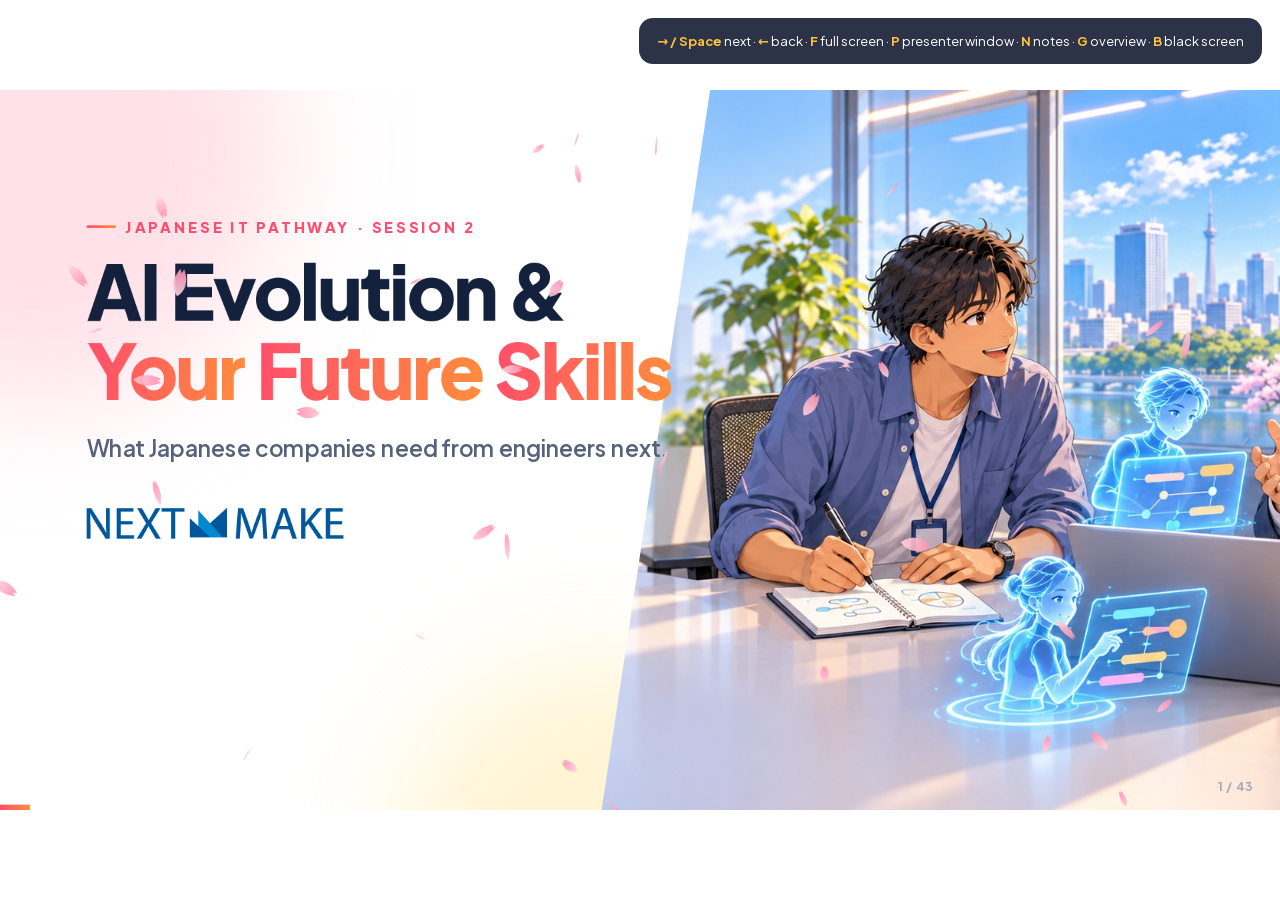
<file: talk2-hyho55ic/index.html>
<!doctype html>
<html lang="en">
<head>
<meta charset="utf-8">
<meta name="viewport" content="width=device-width,initial-scale=1">
<meta name="robots" content="noindex, nofollow, noarchive">
<meta name="referrer" content="no-referrer">
<title>AI Evolution &amp; Your Future Skills — Japanese IT Pathway Session 2</title>
<link rel="stylesheet" href="fonts/fonts.css">
<link rel="stylesheet" href="live/live.css">
<link rel="stylesheet" href="live/proto.css">
<style>
:root{
  --ink:#14213D; --muted:#56627A; --line:#E7EBF3; --bg:#FFFFFF;
  --coral:#FF4D6D; --orange:#FF8E3C; --sky:#2F7BFF; --sun:#FFC23C; --mint:#12B886; --lav:#7C5CFF;
  --coral-s:#FFE3E9; --sky-s:#E2EDFF; --sun-s:#FFF3CF; --mint-s:#D5F7EA; --lav-s:#ECE6FF;
  --grad:linear-gradient(95deg,#FF4D6D 0%,#FF8E3C 100%);
  --grad2:linear-gradient(120deg,#2F7BFF 0%,#7C5CFF 100%);
  --grad3:linear-gradient(120deg,#12B886 0%,#2F7BFF 100%);
  --ease:cubic-bezier(.2,.85,.25,1);
  --font:'Plus Jakarta Sans','Hiragino Sans','Yu Gothic UI','Noto Sans JP',system-ui,sans-serif;
  --mono:'JetBrains Mono',ui-monospace,Menlo,monospace;
}
*{box-sizing:border-box}
html,body{margin:0;height:100%;overflow:hidden;background:#FFFFFF}
body{font-family:var(--font);color:var(--ink);-webkit-font-smoothing:antialiased}
#viewport{position:fixed;inset:0;overflow:hidden}
#deck{width:1920px;height:1080px;position:absolute;left:50%;top:50%;transform-origin:center center;transform:translate(-50%,-50%);background:#fff}
#fx{position:absolute;inset:0;width:1920px;height:1080px;z-index:50;pointer-events:none}

/* ---------- slides & transitions (Talk 1 heritage) ---------- */
.slide{position:absolute;inset:0;overflow:hidden;background:var(--bg);opacity:0;visibility:hidden;transform:scale(1.035);
  transition:opacity .75s var(--ease),transform 1.05s var(--ease),filter .75s var(--ease),visibility 0s linear .75s}
.slide.active{opacity:1;visibility:visible;transform:none;filter:none;z-index:3;
  transition:opacity .75s var(--ease),transform 1.05s var(--ease),filter .75s var(--ease),visibility 0s}
.slide.leaving{visibility:visible;opacity:0;transform:scale(.965);filter:blur(8px);z-index:2}
#deck.back .slide:not(.active){transform:scale(.965)}
#deck.back .slide.leaving{transform:scale(1.035)}

/* ---------- soft background blobs ---------- */
.blobs{position:absolute;inset:-10%;z-index:0;pointer-events:none}
.blobs i{position:absolute;border-radius:50%;filter:blur(90px);opacity:.72;animation:drift 22s ease-in-out infinite alternate}
.blobs i:nth-child(1){width:760px;height:760px;background:#FFD6DF;left:-6%;top:-14%}
.blobs i:nth-child(2){width:680px;height:680px;background:#D8E7FF;right:-4%;top:6%;animation-duration:26s;animation-delay:-6s}
.blobs i:nth-child(3){width:620px;height:620px;background:#FFF0C2;left:34%;bottom:-22%;animation-duration:30s;animation-delay:-12s}
@keyframes drift{0%{transform:translate(0,0) scale(1)}50%{transform:translate(70px,40px) scale(1.08)}100%{transform:translate(-50px,70px) scale(.95)}}

/* ---------- typography ---------- */
.pad{position:absolute;left:130px;top:96px;right:130px;z-index:5}
.kicker{display:inline-flex;align-items:center;gap:14px;font-weight:800;font-size:22px;letter-spacing:.22em;text-transform:uppercase;color:var(--coral)}
.kicker::before{content:"";width:44px;height:4px;border-radius:4px;background:var(--grad)}
.kicker.sky{color:var(--sky)}.kicker.sky::before{background:var(--grad2)}
.kicker.mint{color:var(--mint)}.kicker.mint::before{background:var(--grad3)}
.h{font-weight:800;font-size:94px;line-height:1.04;letter-spacing:-.035em;margin:22px 0 0}
.h.l{font-size:114px}.h.xl{font-size:168px;letter-spacing:-.045em}.h.m{font-size:78px}.h.s{font-size:66px}
.sub{font-size:34px;line-height:1.45;color:var(--muted);font-weight:600;margin:26px 0 0}
.sub b{color:var(--ink);font-weight:800}
.g{background:var(--grad);-webkit-background-clip:text;background-clip:text;color:transparent;padding-bottom:.08em}
.g2{background:var(--grad2);-webkit-background-clip:text;background-clip:text;color:transparent;padding-bottom:.08em}
.g3{background:var(--grad3);-webkit-background-clip:text;background-clip:text;color:transparent;padding-bottom:.08em}
.src{position:absolute;left:130px;right:130px;bottom:42px;font-size:17px;color:#8A93A6;z-index:6;line-height:1.4}
.w{display:inline-block;will-change:transform}

/* ---------- reveal animations ---------- */
.a,.w{opacity:0}
.a.run{animation:var(--an,up) var(--du,.9s) var(--ease) var(--d,0s) both}
.w.run{animation:wordup .85s var(--ease) var(--d,0s) both}
.left{--an:fromleft}.right{--an:fromright}.zoom{--an:zoom}.pop{--an:pop}.fade{--an:fadein}.wipe{--an:wipe;--du:1.25s}
@keyframes up{from{opacity:0;transform:translateY(42px)}to{opacity:1;transform:none}}
@keyframes fromleft{from{opacity:0;transform:translateX(-76px)}to{opacity:1;transform:none}}
@keyframes fromright{from{opacity:0;transform:translateX(76px)}to{opacity:1;transform:none}}
@keyframes zoom{from{opacity:0;transform:scale(.88)}to{opacity:1;transform:none}}
@keyframes pop{0%{opacity:0;transform:scale(.35)}62%{opacity:1;transform:scale(1.06)}100%{opacity:1;transform:none}}
@keyframes fadein{from{opacity:0}to{opacity:1}}
@keyframes wordup{from{opacity:0;transform:translateY(.52em) rotate(3.5deg)}to{opacity:1;transform:none}}
@keyframes wipe{from{opacity:1;clip-path:polygon(100% 0,100% 0,100% 100%,100% 100%)}to{opacity:1;clip-path:var(--clip,polygon(0 0,100% 0,100% 100%,0 100%))}}
.step:not(.shown):not(.keep){opacity:0!important;animation:none!important}
.step.shown{opacity:1}

/* ---------- images & frames ---------- */
.bg{position:absolute;inset:0;z-index:0;overflow:hidden}
.kbi{position:absolute;inset:0;background-size:cover;background-position:center;transform-origin:var(--kbo,50% 50%)}
.run .kbi,.kbi.run,.slide.active .bg .kbi{animation:kb 20s ease-out both}
@keyframes kb{from{transform:scale(1.12)}to{transform:scale(1.0)}}
.diag{position:absolute;top:0;bottom:0;right:0;left:47%;--clip:polygon(16% 0,100% 0,100% 100%,0 100%);clip-path:var(--clip);z-index:1;overflow:hidden}
.frame{position:absolute;border-radius:38px;overflow:hidden;z-index:2;box-shadow:0 36px 84px rgba(20,33,61,.20)}
.frame::after{content:"";position:absolute;inset:0;border-radius:inherit;box-shadow:inset 0 0 0 1px rgba(255,255,255,.45)}
.glass{position:absolute;z-index:5;background:rgba(255,255,255,.86);backdrop-filter:blur(18px) saturate(1.4);-webkit-backdrop-filter:blur(18px) saturate(1.4);border-radius:34px;padding:42px 52px;box-shadow:0 28px 66px rgba(20,33,61,.16)}
.card{background:#fff;border-radius:30px;box-shadow:0 20px 56px rgba(20,33,61,.09);border:1px solid var(--line)}
.icon{width:1em;height:1em;stroke:currentColor;fill:none;stroke-width:2.1;stroke-linecap:round;stroke-linejoin:round;flex:none}
.pill{display:inline-flex;align-items:center;gap:14px;padding:16px 28px;border-radius:999px;font-weight:800;font-size:28px;background:#fff;box-shadow:0 14px 32px rgba(20,33,61,.13);border:1px solid var(--line)}
.pill .icon{font-size:34px}
.num-badge{display:grid;place-items:center;width:68px;height:68px;border-radius:22px;font-weight:800;font-size:32px;color:#fff;background:var(--grad);flex:none}

/* ---------- charts & animations ---------- */
.grow{transition:all 1.45s var(--ease) var(--d,0s)}
.hfill{height:100%;width:0;border-radius:inherit}
.hfill.run{width:var(--v)}
.donut circle{fill:none;stroke-linecap:round}
.donut .val{stroke-dasharray:0 2000;transition:stroke-dasharray 1.9s var(--ease) var(--d,.3s)}
.donut.run .val{stroke-dasharray:var(--len) 2000}
.count{font-variant-numeric:tabular-nums}
.pimg{border-radius:22px;background-size:cover;background-position:center;background-color:#EEF2F8}

/* ========== SLIDE-SPECIFIC LAYOUTS ========== */

/* Slide 2: Survey callback */
.surv3{position:absolute;left:130px;right:130px;top:340px;display:grid;grid-template-columns:repeat(3,1fr);gap:40px;z-index:5}
.sc{padding:44px 40px 46px;display:flex;flex-direction:column;align-items:center;text-align:center;gap:16px}
.sc .ringbox{position:relative;width:210px;height:210px}
.sc .ringbox svg{width:210px;height:210px}
.sc .ringval{position:absolute;inset:0;display:flex;align-items:center;justify-content:center;font-size:58px;font-weight:800;letter-spacing:-.04em;white-space:nowrap}
.sc h3{margin:8px 0 0;font-size:36px;letter-spacing:-.025em;line-height:1.15}
.sc small{font-size:22px;color:var(--muted);font-weight:600}
.surv-banner{position:absolute;left:50%;bottom:88px;transform:translateX(-50%);z-index:6;white-space:nowrap;
  padding:20px 44px;border-radius:999px;background:var(--grad);color:#fff;font-size:34px;font-weight:800;box-shadow:0 24px 60px rgba(255,77,109,.36)}

/* Slide 3: 2025 vs 2026 */
.vs{position:absolute;left:130px;right:130px;top:330px;display:grid;grid-template-columns:1fr 86px 1fr;align-items:stretch;z-index:5}
.vcol{display:grid;grid-template-columns:340px 1fr;gap:34px;align-items:center;padding:26px 38px 26px 26px}
.vcol .pimg{height:430px;border-radius:24px}
.vcol .yr{display:inline-block;font-weight:800;font-size:24px;letter-spacing:.14em;padding:7px 18px;border-radius:99px;background:#EEF2F8;color:var(--muted)}
.vcol h3{font-size:52px;letter-spacing:-.03em;margin:18px 0 14px;line-height:1.06}
.vcol p{font-size:26px;line-height:1.4;color:var(--muted);margin:0;font-weight:600}
.vcol p b{color:var(--ink)}
.vcol.now{background:linear-gradient(135deg,#F2F6FF,#F6F1FF);border-color:#C9DAFF;box-shadow:0 28px 66px rgba(47,123,255,.18)}
.vcol.now .yr{background:var(--grad2);color:#fff}
.vs-ar{display:grid;place-items:center;font-size:70px;color:#B4BCCD;font-weight:300}
.tools{display:flex;flex-wrap:wrap;gap:10px;margin-top:22px}
.tool{display:inline-flex;align-items:center;gap:10px;padding:9px 18px 9px 12px;border-radius:99px;background:#fff;border:1px solid var(--line);font-weight:800;font-size:22px;color:var(--ink);box-shadow:0 6px 16px rgba(20,33,61,.07)}
.tool img{width:30px;height:30px;display:block}

/* Slide 4: Big tech proof (2-panel visual chart) */
.proof2{position:absolute;left:130px;right:130px;top:310px;bottom:108px;display:grid;grid-template-columns:1.05fr 1fr;gap:36px;z-index:5}
.pcard-chart{padding:36px 42px;display:flex;flex-direction:column}
.pcard-chart .ch-k{font-size:19px;font-weight:800;letter-spacing:.16em;text-transform:uppercase;color:var(--sky);margin-bottom:6px}
.pcard-chart .ch-t{font-size:34px;font-weight:800;letter-spacing:-.02em;margin:0 0 18px}
.lc{width:100%;height:auto;display:block;flex:1}
.lc-grid line{stroke:var(--line);stroke-width:2}
.lc-y text{font:700 20px var(--font);fill:#8A93A6;text-anchor:end}
.lc-x text{font:700 21px var(--font);fill:#56627A;text-anchor:middle}
.lc-line{fill:none;stroke:url(#roadgrad);stroke-width:7;stroke-linecap:round;stroke-linejoin:round;stroke-dasharray:1200;stroke-dashoffset:1200}
.lc-line.run{stroke-dashoffset:0;transition:stroke-dashoffset 1.8s var(--ease) .4s}
.lc-pt circle{fill:#fff;stroke:#FF8E3C;stroke-width:5}
.lc-pt circle.hl{fill:#FF4D6D;stroke:#fff;stroke-width:6}
.lc-v text{font:800 26px var(--font);fill:#8A93A6;text-anchor:middle}
.lc-v text.hl{font-size:44px;fill:#FF4D6D}
.ch-foot{margin-top:auto;padding-top:12px;font-size:26px;font-weight:800;color:var(--ink)}
.bt-list{display:flex;flex-direction:column;justify-content:center;gap:22px;flex:1}
.bt-row{display:grid;grid-template-columns:195px 1fr 148px;align-items:center;gap:16px}
.bt-row .co{font-size:27px;font-weight:800;letter-spacing:-.02em}
.bt-row .co small{display:block;font-size:16px;font-weight:600;color:#8A93A6}
.bt-t{height:34px;border-radius:99px;background:#F1F3F8;overflow:hidden}
.bt-t .hfill{background:var(--grad)}
.bt-row.dim .bt-t .hfill{background:#C9D0DE}
.bt-row.dim .co,.bt-row.dim .bv{color:#8A93A6}
.bt-row .bv{font-size:32px;font-weight:800;letter-spacing:-.03em;text-align:right;white-space:nowrap}

/* Slide 5: Don't read code */
.cq{font-weight:800;font-size:74px;line-height:1.08;letter-spacing:-.035em;margin:22px 0 0}
.cq-by{font-size:26px;font-weight:700;color:var(--muted);margin:16px 0 0}
.cq-grid{position:absolute;left:930px;right:120px;top:560px;display:grid;grid-template-columns:1.2fr 1fr;gap:26px;z-index:5}
.cq-card{padding:28px 32px;display:flex;align-items:center;gap:24px}
.cq-donut{position:relative;width:180px;height:180px;flex:none}
.cq-donut svg{width:180px;height:180px}
.cq-donut b{position:absolute;inset:0;display:flex;align-items:center;justify-content:center;font-size:48px;font-weight:800;letter-spacing:-.04em}
.cq-copy b{display:block;font-size:28px;line-height:1.25;letter-spacing:-.02em}
.cq-copy small{display:block;font-size:18px;color:#8A93A6;margin-top:8px;font-weight:600}
.agent-card{padding:28px 32px;display:flex;flex-direction:column;justify-content:center;background:linear-gradient(135deg,#F2F6FF,#F6F1FF);border-color:#C9DAFF}
.agent-card .k{font-size:17px;font-weight:800;letter-spacing:.14em;text-transform:uppercase;color:var(--sky)}
.agent-card .jump{font-size:48px;font-weight:800;letter-spacing:-.04em;margin:10px 0 6px;line-height:1;white-space:nowrap}
.agent-card .jump .old{color:#9AA4BA;font-size:34px}
.agent-card span{font-size:22px;font-weight:700;color:var(--muted)}
.agent-card small{font-size:16px;color:#8A93A6;margin-top:8px;font-weight:600}

/* Slide 6: Coding still matters */
.pilot-diag{position:absolute;left:130px;top:520px;width:760px;display:grid;gap:22px;z-index:6}
.pbox{display:flex;align-items:center;gap:24px;padding:24px 32px;border-radius:26px;background:rgba(255,255,255,.92);border:1px solid var(--line);box-shadow:0 18px 46px rgba(20,33,61,.12)}
.pbox.bad{opacity:.82}
.pbox.good{background:#FFF4F6;border:2px solid #FFB3C2;box-shadow:0 24px 60px rgba(255,77,109,.18)}
.pbox .mk{width:64px;height:64px;border-radius:20px;display:grid;place-items:center;font-size:34px;font-weight:800;flex:none}
.pbox.bad .mk{background:#EEF2F8;color:#8A93A6}
.pbox.good .mk{background:var(--grad);color:#fff}
.pbox b{display:block;font-size:32px;letter-spacing:-.02em}
.pbox span{display:block;font-size:22px;color:var(--muted);font-weight:600;margin-top:2px}

/* Slide 7: Top graduates (no country names!) */
.grad-panel{position:absolute;right:110px;top:120px;width:780px;z-index:6;display:flex;flex-direction:column;gap:24px}
.grad-stat{padding:32px 38px;background:rgba(255,255,255,.94);backdrop-filter:blur(14px)}
.cap-row{display:flex;gap:18px;align-items:center;margin-bottom:18px}
.cap-ic{width:76px;height:76px;border-radius:22px;display:grid;place-items:center;font-size:40px;background:#EEF2F8;color:#9AA4BA}
.cap-ic.hl{background:var(--grad);color:#fff;box-shadow:0 16px 34px rgba(255,77,109,.35)}
.grad-stat .big{font-size:54px;font-weight:800;letter-spacing:-.035em;line-height:1.05}
.grad-stat p{margin:8px 0 0;font-size:24px;color:var(--muted);font-weight:600}
.grad-stat.barstat{display:grid;grid-template-columns:225px 1fr;gap:28px;align-items:center}
.grad-stat.barstat .big{font-size:72px;color:var(--coral);white-space:nowrap}

/* Slide 8: Know-how -> AI Skill */
.flow3{position:absolute;left:940px;right:120px;top:340px;display:flex;flex-direction:column;gap:18px;z-index:6}
.fnode{display:flex;align-items:center;gap:26px;padding:26px 34px}
.fnode .fic{width:76px;height:76px;border-radius:24px;display:grid;place-items:center;font-size:40px;color:var(--c);background:color-mix(in srgb,var(--c) 14%,#fff);flex:none}
.fnode b{display:block;font-size:34px;letter-spacing:-.02em}
.fnode span{display:block;font-size:22px;color:var(--muted);font-weight:600;margin-top:2px}
.farr{text-align:center;font-size:34px;font-weight:800;color:#B4BCCD;line-height:1}
.flow-q{margin-top:16px;padding:24px 36px;border-radius:26px;background:var(--grad);color:#fff;font-size:32px;font-weight:800;text-align:center;box-shadow:0 20px 50px rgba(255,77,109,.35)}

/* Slide 10: Process (Talk 1 Hidden #20) */
.proc{position:absolute;left:120px;right:120px;top:370px;display:grid;grid-template-columns:repeat(6,1fr);gap:24px;z-index:5}
.pcard{position:relative;padding:16px 16px 26px;transition:transform .75s var(--ease),background .75s var(--ease),border-color .75s var(--ease),box-shadow .75s var(--ease)}
.pcard .pimg{height:260px}
.pcard h3{font-size:32px;margin:20px 8px 6px;letter-spacing:-.02em}
.pcard p{font-size:21px;line-height:1.35;color:var(--muted);margin:0 8px;font-weight:600}
.pbadge{position:absolute;top:-26px;left:50%;transform:translateX(-50%);padding:10px 22px;border-radius:99px;color:#fff;font-weight:800;font-size:22px;display:inline-flex;gap:8px;align-items:center;white-space:nowrap;box-shadow:0 10px 24px rgba(20,33,61,.2)}
.pbadge.ai{background:var(--grad2)}.pbadge.you{background:var(--grad)}
.pbadge .icon{font-size:24px;color:#fff}
.pbadge.run{animation:badgein .7s var(--ease) var(--d,0s) both}
@keyframes badgein{from{opacity:0;transform:translate(-50%,-36px) scale(.6)}to{opacity:1;transform:translate(-50%,0)}}
.pcard:has(.ai.shown){background:#F2F6FF;border-color:#C9DAFF}
.pcard:has(.you.shown){background:#FFF4F6;border-color:#FFC2CF;transform:translateY(-16px);box-shadow:0 28px 64px rgba(255,77,109,.22)}

/* Slide 11: Iceberg (Talk 1 Hidden #21) */
.jword{display:inline-flex;align-items:baseline;gap:18px;margin-top:34px;padding:18px 30px;border-radius:24px;background:#fff;box-shadow:0 18px 44px rgba(20,33,61,.11);border:1px solid var(--line)}
.jword .jp{font-family:'Hiragino Sans','Yu Gothic UI','Noto Sans JP',sans-serif;font-weight:800;font-size:58px;color:var(--coral)}
.jword .ro{font-weight:800;font-size:28px;color:var(--ink)}
.jword .en{font-size:23px;color:var(--muted);font-weight:600}
.berg{position:absolute;left:1010px;top:110px;width:810px;height:900px;z-index:5}
.berg-svg{position:absolute;inset:0;width:100%;height:100%;filter:drop-shadow(0 30px 50px rgba(28,63,143,.24))}
.said{position:absolute;left:125px;top:0;width:560px;text-align:center;font-weight:800;font-size:33px;color:var(--ink);background:#fff;border-radius:22px;padding:16px 22px;box-shadow:0 14px 34px rgba(20,33,61,.16)}
.said small{display:block;font-size:17px;letter-spacing:.2em;color:var(--sky);margin-bottom:4px}
.want-h{position:absolute;left:0;right:0;top:372px;text-align:center;font-weight:800;font-size:22px;letter-spacing:.2em;color:#fff}
.want{position:absolute;left:185px;width:440px;text-align:center;padding:16px 20px;border-radius:99px;background:rgba(255,255,255,.95);font-weight:800;font-size:29px;color:#1C3F8F;box-shadow:0 10px 26px rgba(10,30,80,.25)}
.jq-pill{position:absolute;left:130px;top:810px;display:flex;align-items:center;gap:16px;white-space:nowrap;padding:20px 40px;border-radius:99px;background:var(--grad);color:#fff;font-weight:800;font-size:44px;box-shadow:0 24px 60px rgba(255,77,109,.38);z-index:6}
.jq-pill small{font-size:25px;font-weight:600;opacity:.92}
.jq-pill .star{color:#FFE27A}

/* Slide 12: Equation (Talk 1 Hidden #22) */
.eq{position:absolute;left:0;right:0;top:340px;display:flex;justify-content:center;align-items:center;gap:26px;z-index:5}
.eqb{width:310px;padding:16px 16px 26px;display:flex;flex-direction:column;align-items:center;gap:18px;font-weight:800;font-size:34px;text-align:center;line-height:1.12}
.eqb .pimg{width:100%;height:290px}
.eqop{font-size:86px;font-weight:300;color:#B4BCCD}
.eqb.res{width:350px;background:var(--grad);color:#fff;border:none;box-shadow:0 30px 80px rgba(255,77,109,.38)}
.eqb.res .pimg{height:326px;box-shadow:0 0 0 4px rgba(255,255,255,.7)}

/* Case Study START Opener Slide */
.cs-start{background:radial-gradient(circle at 20% 20%,rgba(255,77,109,.32),transparent 48%),radial-gradient(circle at 82% 78%,rgba(47,123,255,.32),transparent 52%),linear-gradient(135deg,#0E1830 0%,#162447 55%,#1E1B4B 100%) !important;color:#fff}
.cs-start .cs-wrap{position:absolute;inset:0;display:flex;flex-direction:column;align-items:center;justify-content:center;text-align:center;padding:80px 140px;z-index:5;gap:26px}
.cs-pill{display:inline-flex;align-items:center;gap:14px;padding:16px 36px;border-radius:999px;background:var(--grad);color:#fff;font-size:30px;font-weight:800;letter-spacing:.14em;text-transform:uppercase;box-shadow:0 20px 54px rgba(255,77,109,.48)}
.cs-start h1{margin:0;font-size:122px;font-weight:800;letter-spacing:-.04em;line-height:1.02;color:#fff}
.cs-start .cs-sub{margin:0;font-size:40px;font-weight:700;color:#CBD5E1;letter-spacing:-.015em}
.cs-start .cs-chips{display:flex;gap:18px;margin-top:16px}
.cs-start .cs-chip{padding:16px 30px;border-radius:999px;background:rgba(255,255,255,.1);border:1.5px solid rgba(255,255,255,.22);color:#fff;font-size:26px;font-weight:800;backdrop-filter:blur(10px)}

/* Slide 15: CADT -> AEONA Mall 4 Location Map */
.map-grid{position:absolute;left:130px;right:130px;top:305px;bottom:92px;display:grid;grid-template-columns:1.38fr 1fr;gap:38px;z-index:5}
.map-card{padding:22px;display:flex;flex-direction:column;position:relative;overflow:hidden;background:#fff}
.map-card svg{width:100%;height:100%;display:block;border-radius:20px}
.map-side{display:flex;flex-direction:column;gap:22px;justify-content:space-between}
.map-fact{padding:28px 34px;display:flex;align-items:center;gap:22px;border-left:8px solid var(--c)}
.map-fact .mic{width:76px;height:76px;border-radius:22px;display:grid;place-items:center;font-size:40px;background:color-mix(in srgb,var(--c) 14%,#fff);color:var(--c);flex:none}
.map-fact b{display:block;font-size:31px;letter-spacing:-.02em;line-height:1.15;color:var(--ink)}
.map-fact span{display:block;font-size:21px;color:var(--muted);font-weight:600;margin-top:6px;line-height:1.35}
.map-note{font-size:18px;color:#8A93A6;font-weight:600;text-align:right;margin-top:4px}

/* Slide 16: Paper Waiting List -> ? Smartphone (2-illustration open-ended intro) */
.wl-duo{position:absolute;left:120px;right:120px;top:310px;bottom:84px;display:grid;grid-template-columns:1fr 84px 1fr;align-items:stretch;z-index:5}
.wl-dcard{padding:26px 28px 30px;display:flex;flex-direction:column;gap:18px;border-top:9px solid var(--c)}
.wl-pic{flex:1;min-height:0;border-radius:22px;background-size:cover;background-position:center;border:1px solid var(--line)}
.wl-dcard h3{margin:0;font-size:38px;letter-spacing:-.025em;line-height:1.12;color:var(--ink)}
.wl-dcard p{margin:0;font-size:23px;line-height:1.36;color:var(--muted);font-weight:600}
.wl-arr{display:grid;place-items:center;font-size:66px;font-weight:300;color:#B4BCCD}

/* Slide 17: Client brief */
.brief{position:absolute;z-index:6;padding:38px 44px 40px}
.brief .who{display:flex;align-items:center;gap:20px;margin-bottom:22px}
.brief .av{width:80px;height:80px;border-radius:24px;background:var(--grad2);color:#fff;display:grid;place-items:center;font-weight:800;font-size:38px;flex:none}
.brief .who div b{display:block;font-size:32px;letter-spacing:-.02em}
.brief .who div span{display:block;font-size:21px;color:var(--muted);font-weight:600;margin-top:2px}
.brief blockquote{margin:0;position:relative;font-size:38px;line-height:1.38;font-weight:700;letter-spacing:-.015em;background:#F1F5FF;border-radius:26px;padding:28px 34px}
.brief blockquote::after{content:"";position:absolute;left:56px;top:-20px;border:20px solid transparent;border-top:0;border-bottom-color:#F1F5FF}
.clues{display:flex;flex-wrap:wrap;gap:12px;margin-top:22px}
.clue{padding:10px 20px;border-radius:99px;background:#FFF4F6;color:#D61F45;font-weight:800;font-size:22px}
.brief .fict{font-size:17px;color:#8A93A6;margin-top:16px}

/* Slide 18: No */
.bigno{position:absolute;left:0;right:0;top:450px;text-align:center;z-index:5}
.bigno .no{font-size:300px;font-weight:800;letter-spacing:-.06em;line-height:1;background:var(--grad);-webkit-background-clip:text;background-clip:text;color:transparent}
.bigno p{font-size:44px;font-weight:700;color:var(--ink);margin:8px 0 0}

/* Slide 19: Manga */
.manga-cap{position:absolute;z-index:6;left:52px;top:46px;padding:22px 32px}
.manga-cap h3{margin:8px 0 0;font-size:34px;letter-spacing:-.02em}
.speech{position:absolute;z-index:7;right:96px;top:92px;width:540px;height:210px;display:flex;flex-direction:column;align-items:center;justify-content:center;text-align:center;font-weight:800;font-size:44px;line-height:1.14;letter-spacing:-.025em;color:var(--ink)}
.speech small{display:block;font-size:28px;font-weight:800;color:var(--coral);margin-top:10px;font-family:'Hiragino Sans','Yu Gothic UI','Noto Sans JP',sans-serif}

/* Slide 20: Rules */
.rules{position:absolute;left:130px;right:130px;top:400px;display:grid;grid-template-columns:repeat(4,1fr);gap:32px;z-index:5}
.rules .card{padding:42px 34px;text-align:center;display:flex;flex-direction:column;align-items:center;gap:16px}
.rules .ic{width:92px;height:92px;border-radius:28px;display:grid;place-items:center;font-size:48px;color:var(--c);background:color-mix(in srgb,var(--c) 14%,#fff)}
.rules b{font-size:52px;font-weight:800;letter-spacing:-.03em;color:var(--c);line-height:1}
.rules h3{font-size:30px;margin:0;letter-spacing:-.02em;color:var(--ink)}

/* Slide 21: QR */
.qr-left{position:absolute;left:130px;top:96px;width:890px;z-index:5}
.qr-brief{margin-top:26px;padding:24px 30px;font-size:27px;line-height:1.42;font-weight:700;color:var(--ink)}
.qr-brief small{display:block;font-size:17px;font-weight:800;letter-spacing:.14em;text-transform:uppercase;color:var(--sky);margin-bottom:8px}
.qr-count{position:absolute;left:130px;top:560px;z-index:5}
.timer{position:absolute;left:130px;top:760px;display:inline-flex;align-items:center;gap:22px;padding:18px 26px;border-radius:26px;background:#fff;border:1px solid var(--line);box-shadow:0 16px 40px rgba(20,33,61,.08);z-index:5}
.timer button{appearance:none;border:0;border-radius:99px;padding:16px 28px;background:var(--grad);color:#fff;font:800 24px var(--font);cursor:pointer;box-shadow:0 12px 26px rgba(255,77,109,.3)}
.timer .clock{font:800 54px var(--mono);letter-spacing:-.03em;min-width:170px;text-align:center}
.timer.done .clock{color:var(--coral)}
.qrbox{position:absolute;right:120px;top:110px;width:690px;padding:34px;text-align:center;z-index:5}
.qrbox .qr{width:610px;height:610px;margin:0 auto;border:0;border-radius:20px;overflow:hidden;background:#fff;display:grid;place-items:center}
.qrbox .qr svg{width:100%;height:100%;display:block}
.qrbox .scan{display:inline-flex;align-items:center;gap:12px;margin-top:20px;font-size:28px;font-weight:800;color:var(--ink)}
.qrbox .scan .icon{font-size:32px;color:var(--coral)}
.qrbox .url{margin-top:8px;font-family:var(--mono);font-size:19px;color:var(--muted);word-break:break-all}

/* Slide 22: Dashboard */
.dash-h{position:absolute;left:56px;right:56px;top:30px;display:flex;align-items:center;gap:20px;z-index:6}
.dash-h .kicker{white-space:nowrap;flex:none}
.dash-h .h{margin:0;font-size:44px;white-space:nowrap}
.dash-h .h small{font-size:24px;font-weight:700;color:var(--muted);margin-left:10px;font-family:'Hiragino Sans','Yu Gothic UI','Noto Sans JP',sans-serif}
.dash-timer{margin-left:auto;display:inline-flex;align-items:center;gap:14px;padding:8px 18px 8px 10px;border-radius:99px;background:#fff;border:1.5px solid var(--line);box-shadow:0 10px 26px rgba(20,33,61,.09);flex:none}
.dash-timer button{appearance:none;border:0;border-radius:99px;padding:10px 18px;background:var(--grad);color:#fff;font:800 18px var(--font);cursor:pointer;box-shadow:0 6px 16px rgba(255,77,109,.28)}
.dash-timer .clock{font:800 32px var(--mono);letter-spacing:-.03em;min-width:106px;text-align:center;color:var(--ink)}
.dash-timer.done .clock{color:var(--coral)}
.board{left:56px;right:56px;top:116px;bottom:44px}

/* Slides 20-23: Answer-Check header */
.ans-h{position:absolute;left:110px;right:110px;top:52px;z-index:5}
.ans-h .h{font-size:58px;margin-top:12px}

/* Slide 24: Proposal ("Don't build an app!") */
.prop3{position:absolute;left:130px;right:130px;top:330px;display:grid;grid-template-columns:repeat(3,1fr);gap:36px;z-index:5}
.pwhy{padding:38px 36px 40px;display:flex;flex-direction:column;gap:16px;border-top:9px solid var(--c)}
.pwhy .ic{width:84px;height:84px;border-radius:26px;display:grid;place-items:center;font-size:44px;color:var(--c);background:color-mix(in srgb,var(--c) 14%,#fff)}
.pwhy b{font-size:36px;letter-spacing:-.025em;line-height:1.12}
.pwhy p{margin:0;font-size:23px;line-height:1.38;color:var(--muted);font-weight:600}
.tg-sol{position:absolute;left:130px;right:130px;bottom:84px;padding:26px 42px;border-radius:28px;background:linear-gradient(120deg,#1E88E5,#2AABEE);color:#fff;display:flex;align-items:center;justify-content:space-between;gap:26px;box-shadow:0 26px 64px rgba(34,158,217,.36);z-index:6}
.tg-sol .l{display:flex;align-items:center;gap:22px}
.tg-sol .tg-ic{width:74px;height:74px;border-radius:22px;background:rgba(255,255,255,.22);display:grid;place-items:center;font-size:40px;flex:none}
.tg-sol b{display:block;font-size:38px;letter-spacing:-.02em;line-height:1.1}
.tg-sol span{display:block;font-size:22px;opacity:.94;font-weight:600;margin-top:4px}
.tg-sol .cost-pill{padding:14px 26px;border-radius:99px;background:#fff;color:#0E6EB8;font-size:25px;font-weight:800;white-space:nowrap}

/* Slide 26: 3 Multi-Store Engineering Safeguards */
.arch-top{position:absolute;left:130px;right:130px;top:290px;padding:22px 34px;border-radius:24px;background:#F0F7FF;border:2px solid #C5DFFA;display:flex;align-items:center;justify-content:space-between;gap:20px;z-index:5}
.arch-top b{font-size:28px;color:#0E5A9C}
.arch-top .flow-pills{display:flex;align-items:center;gap:12px;font-size:21px;font-weight:800;color:#14213D}
.arch-top .flow-pills span{padding:10px 18px;border-radius:99px;background:#fff;border:1px solid #D5E5F7;box-shadow:0 6px 14px rgba(20,33,61,.06)}
.safe3{position:absolute;left:130px;right:130px;top:418px;display:grid;grid-template-columns:repeat(3,1fr);gap:34px;z-index:5}
.scard3{padding:34px 32px 36px;display:flex;flex-direction:column;gap:14px;border-top:8px solid var(--c)}
.scard3 .stop{display:flex;align-items:center;gap:16px}
.scard3 .sic{width:72px;height:72px;border-radius:22px;display:grid;place-items:center;font-size:38px;color:var(--c);background:color-mix(in srgb,var(--c) 14%,#fff);flex:none}
.scard3 h3{margin:0;font-size:31px;letter-spacing:-.02em;line-height:1.15}
.scard3 .prob{font-size:20px;font-weight:700;color:#8A93A6}
.scard3 .sol{padding:16px 18px;border-radius:18px;background:#F6F8FC;font-size:21.5px;line-height:1.36;font-weight:700;color:#14213D}
.scard3 .sol small{display:block;font-size:15.5px;color:#56627A;font-weight:600;margin-top:6px;font-family:'Hiragino Sans','Yu Gothic UI','Noto Sans JP',sans-serif}
.arch-foot{position:absolute;left:130px;right:130px;bottom:66px;text-align:center;font-size:32px;font-weight:800;color:var(--ink);z-index:5}

/* Slide 21: 3 magic questions */
.q3{position:absolute;left:130px;right:130px;top:340px;display:grid;grid-template-columns:repeat(3,1fr);gap:38px;z-index:5}
.q3 .card{padding:48px 40px 52px;text-align:center;display:flex;flex-direction:column;align-items:center;gap:18px;border-top:10px solid var(--c)}
.q3 .qn{font-size:28px;font-weight:800;letter-spacing:.14em;color:var(--c)}
.q3 .qic{width:110px;height:110px;border-radius:34px;display:grid;place-items:center;font-size:56px;color:var(--c);background:color-mix(in srgb,var(--c) 14%,#fff)}
.q3 h3{font-size:48px;margin:6px 0 0;letter-spacing:-.03em;line-height:1.06}
.q3 small{font-size:24px;color:var(--muted);font-weight:700;font-family:'Hiragino Sans','Yu Gothic UI','Noto Sans JP',sans-serif}
.kakunin{position:absolute;left:50%;bottom:84px;transform:translateX(-50%);z-index:6}

/* Slide 22: Security incidents */
.inc3{position:absolute;left:130px;right:130px;top:330px;display:grid;grid-template-columns:repeat(3,1fr);gap:38px;z-index:5}
.inc3 .card{padding:44px 40px;border-top:10px solid var(--c);display:flex;flex-direction:column;gap:16px}
.inc3 .ic{width:90px;height:90px;border-radius:26px;display:grid;place-items:center;font-size:48px;color:var(--c);background:color-mix(in srgb,var(--c) 14%,#fff)}
.inc3 .stat{font-size:66px;font-weight:800;letter-spacing:-.04em;color:var(--c);line-height:1}
.inc3 b{font-size:34px;letter-spacing:-.02em;line-height:1.15}
.inc3 small{font-size:21px;color:#8A93A6;font-weight:700}
.sec-need{position:absolute;left:130px;right:130px;bottom:86px;padding:28px 44px;border-radius:28px;background:linear-gradient(120deg,#14213D,#243763);color:#fff;display:flex;align-items:center;justify-content:space-between;z-index:6;box-shadow:0 28px 66px rgba(20,33,61,.26)}
.sec-need .n{font-size:68px;font-weight:800;letter-spacing:-.04em;background:var(--grad);-webkit-background-clip:text;background-clip:text;color:transparent}
.sec-need p{margin:0;font-size:32px;font-weight:700}
.sec-need small{font-size:19px;color:#9BA8C9;font-weight:600}

/* Slide 23: AI defends, Humans explain */
.explain{display:flex;flex-direction:column;gap:22px;margin-top:46px;align-items:flex-start}
.explain .pill{font-size:34px;padding:22px 34px}

/* Slide 24: Skill x Communication */
.mult{position:absolute;left:130px;right:130px;top:330px;display:flex;justify-content:center;align-items:center;gap:34px;z-index:5}
.mbox{width:410px;padding:48px 36px;text-align:center;display:flex;flex-direction:column;align-items:center;gap:20px}
.mbox .ic{width:120px;height:120px;border-radius:36px;display:grid;place-items:center;font-size:64px;color:var(--c);background:color-mix(in srgb,var(--c) 14%,#fff)}
.mbox h3{font-size:44px;margin:0;letter-spacing:-.03em;line-height:1.08}
.mop{font-size:100px;font-weight:300;color:#B4BCCD}
.mbox.res{width:450px;background:var(--grad);color:#fff;border:none;box-shadow:0 30px 80px rgba(255,77,109,.38)}
.mbox.res .ic{background:rgba(255,255,255,.22);color:#fff}
.math-row{position:absolute;left:50%;bottom:100px;transform:translateX(-50%);display:flex;gap:34px;z-index:6}
.mpill{padding:18px 34px;border-radius:999px;font-family:var(--mono);font-size:34px;font-weight:800}
.mpill.zero{background:#F1F3F8;color:#8A93A6}
.mpill.win{background:var(--sun-s);color:#8A5600;box-shadow:0 16px 38px rgba(255,194,60,.35)}

/* Slide 25: Grand finale Japan Quality -> World */
.jq-stack{display:flex;flex-direction:column;gap:20px;margin-top:36px;width:820px}
.jq-item{display:flex;align-items:center;gap:22px;padding:22px 30px;border-radius:26px;background:rgba(255,255,255,.94);border:1px solid var(--line);box-shadow:0 18px 44px rgba(20,33,61,.12)}
.jq-item .ic{width:68px;height:68px;border-radius:22px;display:grid;place-items:center;font-size:36px;color:#fff;background:var(--grad);flex:none}
.jq-item b{display:block;font-size:34px;letter-spacing:-.02em}
.jq-item span{display:block;font-size:22px;color:var(--muted);font-weight:600;margin-top:2px}
.jq-banner{margin-top:34px;display:inline-block;padding:20px 34px;border-radius:24px;background:var(--ink);color:#fff;font-size:28px;font-weight:800;letter-spacing:-.015em;white-space:nowrap;box-shadow:0 24px 60px rgba(20,33,61,.28)}
.jq-banner span{color:#FFC23C}

/* Slide 27: Video */
.deckvid{position:absolute;inset:0;width:100%;height:100%;object-fit:contain;background:#000;z-index:4;cursor:pointer}
.vid-play{position:absolute;left:50%;top:50%;width:200px;height:200px;margin:-100px 0 0 -100px;border-radius:50%;border:0;background:rgba(255,77,109,.92);z-index:6;display:none;place-items:center;cursor:pointer;box-shadow:0 30px 80px rgba(0,0,0,.45)}
.vid-play svg{width:96px;height:96px;fill:#fff;margin-left:12px}
.slide[data-video].paused .vid-play{display:grid}

/* Slide 28: 2-year blueprint */
.bp4{position:absolute;left:130px;right:130px;top:330px;display:grid;grid-template-columns:1fr 44px 1fr 44px 1fr 44px 1fr;align-items:stretch;z-index:5}
.bp{padding:28px 26px 32px;display:flex;flex-direction:column;gap:14px;border-top:8px solid var(--c)}
.bp .yr{font-size:18px;font-weight:800;letter-spacing:.14em;text-transform:uppercase;color:var(--c)}
.bp .pimg{height:180px;border-radius:18px}
.bp h3{font-size:33px;margin:4px 0 0;letter-spacing:-.02em;line-height:1.1}
.bp p{font-size:21px;line-height:1.4;color:var(--muted);margin:0;font-weight:600}
.bp-ar{display:grid;place-items:center;font-size:44px;color:#B4BCCD;font-weight:300}

/* Slide 29: 4 photos */
.pgrid4{position:absolute;left:130px;right:130px;top:320px;display:grid;grid-template-columns:repeat(4,1fr);gap:28px;z-index:5}
.pbig{margin:0;background:#fff;padding:14px 14px 20px;border-radius:24px;box-shadow:0 22px 54px rgba(20,33,61,.14);border:1px solid var(--line)}
.pbig .ph{height:470px;border-radius:16px;background-size:cover;background-position:center}
.pbig figcaption{margin-top:16px;font-weight:800;font-size:27px;letter-spacing:-.02em;padding:0 6px}

/* Slide 30: Companies + partners */
.comp-l{position:absolute;left:130px;top:310px;width:620px;display:grid;gap:26px;z-index:5}
.comp-l .pbig .ph{height:240px}
.comp-r{position:absolute;left:790px;right:130px;top:310px;bottom:90px;padding:34px 40px;display:flex;flex-direction:column;justify-content:center;z-index:5}
.comp-r img{width:100%;height:auto;display:block;margin-top:18px}

/* Slide 31: First batch + CADT Jan 2027 */
.proof-jitp{position:absolute;left:130px;right:130px;top:310px;bottom:96px;display:grid;grid-template-columns:1fr 1fr;gap:42px;z-index:5}
.pj{position:relative;border-radius:36px;overflow:hidden;box-shadow:0 30px 76px rgba(20,33,61,.20)}
.pj .kbi{position:absolute;inset:0;background-size:cover;background-position:center}
.pj .ov{position:absolute;inset:0;background:linear-gradient(180deg,rgba(14,22,48,0) 40%,rgba(14,22,48,.84) 100%)}
.pj .cap{position:absolute;left:40px;right:40px;bottom:38px;color:#fff;z-index:3}
.pj .tag{display:inline-flex;align-items:center;gap:10px;padding:10px 22px;border-radius:99px;background:var(--grad);color:#fff;font-weight:800;font-size:22px;margin-bottom:14px}
.pj .tag.sky{background:var(--grad2)}
.pj h3{margin:0;font-size:44px;line-height:1.12;letter-spacing:-.025em}
.pj p{margin:10px 0 0;font-size:24px;color:#DCE4FF;font-weight:600}

/* Slide 32: Worries & Support */
.sup4{position:absolute;left:130px;right:130px;top:330px;display:grid;grid-template-columns:repeat(4,1fr);gap:30px;z-index:5}
.sup4 .card{padding:16px 16px 28px;position:relative}
.sup4 .pimg{height:260px}
.sup4 .wpct{position:absolute;top:28px;right:28px;padding:8px 16px;border-radius:99px;background:rgba(20,33,61,.86);color:#fff;font-weight:800;font-size:20px}
.sup4 h3{font-size:32px;margin:20px 10px 8px;letter-spacing:-.02em;color:var(--c)}
.sup4 p{font-size:22px;line-height:1.4;color:var(--muted);margin:0 10px;font-weight:600}

/* Slide 33: Honest guide + 4 steps */
.guide3{position:absolute;left:130px;right:130px;top:310px;display:grid;grid-template-columns:repeat(3,1fr);gap:34px;z-index:5}
.guide3 .card{padding:36px 36px 38px;display:flex;align-items:flex-start;gap:22px}
.guide3 .ic{width:76px;height:76px;border-radius:24px;display:grid;place-items:center;font-size:40px;color:var(--c);background:color-mix(in srgb,var(--c) 14%,#fff);flex:none}
.guide3 b{display:block;font-size:32px;letter-spacing:-.02em;line-height:1.15}
.guide3 span{display:block;font-size:22px;color:var(--muted);font-weight:600;margin-top:8px;line-height:1.35}
.strip4{position:absolute;left:130px;right:130px;bottom:108px;display:grid;grid-template-columns:1fr 54px 1fr 54px 1fr 54px 1fr;align-items:center;z-index:5}
.strip4>div{background:#fff;border:1px solid var(--line);border-radius:28px;padding:30px 24px;display:flex;flex-direction:column;align-items:center;gap:12px;text-align:center;box-shadow:0 16px 40px rgba(20,33,61,.08)}
.strip4 b{font-size:32px;letter-spacing:-.02em}
.strip4 small{font-size:21px;color:var(--muted);font-weight:700}
.strip4>i{font-style:normal;text-align:center;font-size:44px;color:#B4BCCD}
.strip4 .done{opacity:.6}.strip4 .done .num-badge{background:var(--mint)}
.strip4 .now{border:3px solid var(--coral);box-shadow:0 24px 56px rgba(255,77,109,.24)}
.strip4 .trial .num-badge{background:var(--grad3)}

/* ---------- chrome: progress, counter, notes, help, overview ---------- */
#progress{position:absolute;left:0;bottom:0;height:8px;width:100%;z-index:60;background:transparent}
#progress i{display:block;height:100%;width:0;background:var(--grad);transition:width .7s var(--ease)}
#pageno{position:absolute;right:40px;bottom:24px;z-index:60;font-size:18px;font-weight:700;color:#A0A8BA;letter-spacing:.06em}
#notes-panel{position:fixed;left:0;right:0;bottom:0;max-height:38vh;overflow:auto;background:rgba(15,23,48,.94);color:#E9EEFF;font:16px/1.6 var(--font);padding:18px 28px 22px;z-index:100;display:none}
#notes-panel.on{display:block}
#notes-panel h5{margin:0 0 6px;color:#FFB4C3;font-size:13px;letter-spacing:.14em;text-transform:uppercase}
#help{position:fixed;right:18px;top:18px;z-index:101;background:rgba(15,23,48,.88);color:#fff;font:13px/1.7 var(--font);padding:12px 18px;border-radius:14px;transition:opacity .8s;pointer-events:none}
#help.hide{opacity:0}
#help b{color:#FFC23C}
#black{position:fixed;inset:0;background:#000;z-index:200;display:none}
#black.on{display:block}
#deck.ov{transition:none;background:#1B2035;box-shadow:none}
#deck.ov .slide{opacity:1!important;visibility:visible!important;filter:none!important;cursor:pointer;transition:none!important;box-shadow:0 40px 120px rgba(0,0,0,.45);border-radius:70px}
#deck.ov .slide.active{outline:44px solid var(--coral)}
#deck.ov .a,#deck.ov .w,#deck.ov .step{opacity:1!important;animation:none!important}
#deck.ov #fx,#deck.ov #progress,#deck.ov #pageno{display:none}
#deck.ov .hfill{width:var(--v)}#deck.ov .donut .val{stroke-dasharray:var(--len) 2000;transition:none}#deck.ov .lc-line{stroke-dashoffset:0;transition:none}
.notes{display:none}

/* static capture mode (?shot) */
.shot *,.shot .slide{transition:none!important}
.shot #help{display:none}
.shot .a,.shot .w,.shot .step{opacity:1!important;animation:none!important}
.shot .kbi{animation:none!important}
.shot .hfill{width:var(--v)!important}
.shot .donut .val{stroke-dasharray:var(--len) 2000!important}
.shot .lc-line{stroke-dashoffset:0!important}
</style>
</head>
<body>
<svg width="0" height="0" style="position:absolute">
  <defs>
    <linearGradient id="roadgrad" x1="0" x2="1"><stop offset="0" stop-color="#FF4D6D"/><stop offset=".45" stop-color="#FF8E3C"/><stop offset="1" stop-color="#2F7BFF"/></linearGradient>
    <linearGradient id="ringgrad" x1="0" y1="0" x2="1" y2="1"><stop offset="0" stop-color="#FF4D6D"/><stop offset="1" stop-color="#FF8E3C"/></linearGradient>
    <linearGradient id="ringgrad2" x1="0" y1="0" x2="1" y2="1"><stop offset="0" stop-color="#2F7BFF"/><stop offset="1" stop-color="#7C5CFF"/></linearGradient>
    <linearGradient id="ringgrad3" x1="0" y1="0" x2="1" y2="1"><stop offset="0" stop-color="#12B886"/><stop offset="1" stop-color="#2F7BFF"/></linearGradient>
  </defs>
  <symbol id="i-bot" viewBox="0 0 24 24"><rect x="3" y="8" width="18" height="12" rx="3"/><path d="M12 8V4M9 4h6M2 14h1M21 14h1"/><circle cx="9" cy="14" r="1.2"/><circle cx="15" cy="14" r="1.2"/></symbol>
  <symbol id="i-code" viewBox="0 0 24 24"><path d="m16 18 6-6-6-6M8 6l-6 6 6 6"/></symbol>
  <symbol id="i-chat" viewBox="0 0 24 24"><path d="M21 15a2 2 0 0 1-2 2H7l-4 4V5a2 2 0 0 1 2-2h14a2 2 0 0 1 2 2z"/><path d="M8 9h8M8 13h5"/></symbol>
  <symbol id="i-star" viewBox="0 0 24 24"><path d="m12 2 3.1 6.3 6.9 1-5 4.9 1.2 6.8L12 17.8 5.8 21l1.2-6.8-5-4.9 6.9-1z"/></symbol>
  <symbol id="i-heart" viewBox="0 0 24 24"><path d="M19 14c1.5-1.5 3-3.2 3-5.5A5.5 5.5 0 0 0 16.5 3c-1.8 0-3 .5-4.5 2-1.5-1.5-2.7-2-4.5-2A5.5 5.5 0 0 0 2 8.5c0 2.3 1.5 4 3 5.5l7 7z"/></symbol>
  <symbol id="i-eye" viewBox="0 0 24 24"><path d="M2 12s3.6-7 10-7 10 7 10 7-3.6 7-10 7S2 12 2 12z"/><circle cx="12" cy="12" r="3"/></symbol>
  <symbol id="i-pen" viewBox="0 0 24 24"><path d="M12 20h9"/><path d="M16.5 3.5a2.1 2.1 0 0 1 3 3L7 19l-4 1 1-4z"/></symbol>
  <symbol id="i-send" viewBox="0 0 24 24"><path d="m22 2-7 20-4-9-9-4z"/><path d="M22 2 11 13"/></symbol>
  <symbol id="i-lang" viewBox="0 0 24 24"><path d="m5 8 6 6M4 14l6-6 2-3M2 5h12M7 2h1M22 22l-5-10-5 10M14 18h6"/></symbol>
  <symbol id="i-clock" viewBox="0 0 24 24"><circle cx="12" cy="12" r="10"/><path d="M12 6v6l4 2"/></symbol>
  <symbol id="i-phone" viewBox="0 0 24 24"><rect x="6" y="2" width="12" height="20" rx="3"/><path d="M11 18h2"/></symbol>
  <symbol id="i-target" viewBox="0 0 24 24"><circle cx="12" cy="12" r="10"/><circle cx="12" cy="12" r="6"/><circle cx="12" cy="12" r="2"/></symbol>
  <symbol id="i-users" viewBox="0 0 24 24"><circle cx="9" cy="7" r="4"/><path d="M2 21a7 7 0 0 1 14 0M16 3.1a4 4 0 0 1 0 7.8M22 21a7 7 0 0 0-5-6.7"/></symbol>
  <symbol id="i-layers" viewBox="0 0 24 24"><path d="m12 2 10 5-10 5L2 7z"/><path d="m2 17 10 5 10-5M2 12l10 5 10-5"/></symbol>
  <symbol id="i-network" viewBox="0 0 24 24"><circle cx="18" cy="5" r="3"/><circle cx="6" cy="12" r="3"/><circle cx="18" cy="19" r="3"/><path d="m8.6 13.5 6.8 4M15.4 6.5l-6.8 4"/></symbol>
  <symbol id="i-shield" viewBox="0 0 24 24"><path d="M12 22s8-4 8-10V5l-8-3-8 3v7c0 6 8 10 8 10z"/><path d="m9 12 2 2 4-4"/></symbol>
  <symbol id="i-calendar" viewBox="0 0 24 24"><rect x="3" y="4" width="18" height="18" rx="2"/><path d="M16 2v4M8 2v4M3 10h18"/></symbol>
  <symbol id="i-tool" viewBox="0 0 24 24"><path d="M14.7 6.3a4 4 0 0 0-5.4 5.4L3 18l3 3 6.3-6.3a4 4 0 0 0 5.4-5.4l-2.5 2.5-2.4-.6-.6-2.4z"/></symbol>
  <symbol id="i-help" viewBox="0 0 24 24"><circle cx="12" cy="12" r="10"/><path d="M9.1 9a3 3 0 0 1 5.8 1c0 2-3 3-3 3M12 17h.01"/></symbol>
  <symbol id="i-search" viewBox="0 0 24 24"><circle cx="11" cy="11" r="7"/><path d="m21 21-4.3-4.3"/></symbol>
  <symbol id="i-compass" viewBox="0 0 24 24"><circle cx="12" cy="12" r="10"/><path d="m16.2 7.8-2.1 6.3-6.3 2.1 2.1-6.3z"/></symbol>
  <symbol id="i-book" viewBox="0 0 24 24"><path d="M4 19.5A2.5 2.5 0 0 1 6.5 17H20V2H6.5A2.5 2.5 0 0 0 4 4.5z"/><path d="M4 19.5A2.5 2.5 0 0 0 6.5 22H20v-5"/></symbol>
  <symbol id="i-cap" viewBox="0 0 24 24"><path d="M22 10v6M2 10l10-5 10 5-10 5z"/><path d="M6 12v5c3 3 9 3 12 0v-5"/></symbol>
  <symbol id="i-zap" viewBox="0 0 24 24"><polygon points="13 2 3 14 12 14 11 22 21 10 12 10 13 2"/></symbol>
  <symbol id="i-plane" viewBox="0 0 24 24"><path d="M17.8 19.2 16 11l3.5-3.5C21 6 21.5 4 21 3c-1-.5-3 0-4.5 1.5L13 8 4.8 6.2c-.5-.1-.9.1-1.1.5l-.3.5c-.2.5-.1 1 .3 1.3L9 12l-2 3H4l-1 1 3 2 2 3 1-1v-3l3-2 3.5 5.3c.3.4.8.5 1.3.3l.5-.2c.4-.3.6-.7.5-1.2z"/></symbol>
  <symbol id="i-brief" viewBox="0 0 24 24"><rect x="2" y="7" width="20" height="14" rx="2"/><path d="M16 7V5a2 2 0 0 0-2-2h-4a2 2 0 0 0-2 2v2M2 13h20"/></symbol>
  <symbol id="i-cart" viewBox="0 0 24 24"><circle cx="9" cy="21" r="1"/><circle cx="20" cy="21" r="1"/><path d="M1 1h4l2.7 13.4a2 2 0 0 0 2 1.6h9.7a2 2 0 0 0 2-1.6L23 6H6"/></symbol>
  <symbol id="i-plus" viewBox="0 0 24 24"><rect x="3" y="3" width="18" height="18" rx="4"/><path d="M12 8v8M8 12h8"/></symbol>
  <symbol id="i-doc" viewBox="0 0 24 24"><path d="M14 2H6a2 2 0 0 0-2 2v16a2 2 0 0 0 2 2h12a2 2 0 0 0 2-2V8z"/><path d="M14 2v6h6M8 13h8M8 17h5"/></symbol>
</svg>

<div id="viewport"><div id="deck">
<canvas id="fx" width="1920" height="1080"></canvas>

<!-- 01 TITLE -->
<section class="slide" data-title="Title" data-fx="petals">
  <div class="diag a wipe"><div class="kbi" style="background-image:url(img/hero2.jpg);--kbo:62% 40%"></div></div>
  <div class="pad" style="width:880px;top:190px">
    <div class="kicker a" style="--d:.4s">Japanese IT Pathway · Session 2</div>
    <h1 class="h l split" style="--d:.6s">AI Evolution &amp;<br><span class="g">Your Future Skills</span></h1>
    <p class="sub a" style="--d:1.5s">What Japanese companies need from engineers next.</p>
    <img class="a" src="img/nextmake-logo.png" alt="NEXT MAKE" style="--d:1.8s;display:block;margin-top:64px;height:46px">
  </div>
  <aside class="notes">(~1 min) Welcome back to Session 2! Last time we talked about Japan as your career option. Today is about how dramatically AI evolved in 2026, what skills make YOU irreplaceable, a live client-question workshop using your phones, and a closer look at how the Japanese IT Pathway program actually works.</aside>
</section>

<!-- 02 SURVEY CALLBACK (222 CADT STUDENTS) -->
<section class="slide" data-title="We heard you">
  <div class="pad" style="text-align:center">
    <div class="kicker a">From your Session 1 survey</div>
    <h1 class="h m split" style="--d:.2s"><span class="g">222</span> of you told us what you want.</h1>
  </div>
  <div class="surv3">
    <div class="card sc a up" style="--d:.6s">
      <div class="ringbox">
        <svg class="donut grow" viewBox="0 0 200 200" style="--d:.8s"><circle cx="100" cy="100" r="82" stroke="#F1F3F8" stroke-width="20"/><circle class="val" cx="100" cy="100" r="82" stroke="url(#ringgrad)" stroke-width="20" transform="rotate(-90 100 100)" style="--len:438"/></svg>
        <div class="ringval g"><span class="count" data-to="85">0</span>%</div>
      </div>
      <h3>Interested in Japan</h3>
      <small>Up from 48% before Session 1</small>
    </div>
    <div class="card sc a up" style="--d:.85s">
      <div class="ringbox">
        <svg class="donut grow" viewBox="0 0 200 200" style="--d:1.0s"><circle cx="100" cy="100" r="82" stroke="#F1F3F8" stroke-width="20"/><circle class="val" cx="100" cy="100" r="82" stroke="url(#ringgrad2)" stroke-width="20" transform="rotate(-90 100 100)" style="--len:304"/></svg>
        <div class="ringval g2"><span class="count" data-to="59">0</span>%</div>
      </div>
      <h3>Want a Workshop</h3>
      <small>Today includes a live exercise!</small>
    </div>
    <div class="card sc a up" style="--d:1.1s">
      <div class="ringbox">
        <svg class="donut grow" viewBox="0 0 200 200" style="--d:1.2s"><circle cx="100" cy="100" r="82" stroke="#F1F3F8" stroke-width="20"/><circle class="val" cx="100" cy="100" r="82" stroke="url(#ringgrad3)" stroke-width="20" transform="rotate(-90 100 100)" style="--len:252"/></svg>
        <div class="ringval g3">#1</div>
      </div>
      <h3>AI, Data &amp; Security</h3>
      <small>Your top career interests</small>
    </div>
  </div>
  <div class="surv-banner step a pop">Today: AI’s reality · Live workshop · How to join JITP</div>
  <aside class="notes">(~2 min) Thank you to all 222 CADT students who answered our Session 1 survey! Look at what you told us: 85% are now interested in working in Japan (up from 48%); 59% wanted a hands-on workshop; and AI/Data (48%) and Security (31%, with 26% Cybersecurity majors) are right at the top of your goals. Plus 88 of you asked concrete questions about how to apply, eligibility, and costs. Click: today's session was built directly from your answers.</aside>
</section>

<!-- 03 2025 vs 2026 -->
<section class="slide" data-title="2025 vs 2026">
  <div class="pad">
    <div class="kicker a">Part 1 · The AI Shift</div>
    <h1 class="h m split" style="--d:.2s">In 2026, AI changed <span class="g">dramatically.</span></h1>
  </div>
  <div class="vs">
    <div class="card vcol a left" style="--d:.6s">
      <div class="pimg" style="background-image:url(img/ai2025.jpg)"></div>
      <div>
        <span class="yr">2025</span>
        <h3>A helper</h3>
        <p>Humans checked <b>every line</b> of code.</p>
        <div class="tools">
          <span class="tool"><img src="img/logos/cursor.svg" alt="">Cursor</span>
          <span class="tool"><img src="img/logos/cline.svg" alt="">Cline</span>
        </div>
      </div>
    </div>
    <div class="vs-ar a fade" style="--d:.9s">→</div>
    <div class="card vcol now step a right">
      <div class="pimg" style="background-image:url(img/ai2026.jpg)"></div>
      <div>
        <span class="yr">2026</span>
        <h3>AI agents</h3>
        <p>AI plans, codes &amp; tests.<br><b>Humans direct.</b></p>
        <div class="tools">
          <span class="tool"><img src="img/logos/claude-code.svg" alt="">Claude Code</span>
          <span class="tool"><img src="img/logos/codex.svg" alt="">Codex</span>
        </div>
      </div>
    </div>
  </div>
  <aside class="notes">(~2 min) In just one year, software engineering crossed a turning point. In 2025, AI tools like Cursor and Cline were assistants inside your editor—helpful, but humans still had to read and check every single line. Click: in 2026, autonomous agents like Claude Code and Codex take an entire task: plan it, write the code, run the tests, and fix bugs on their own.</aside>
</section>

<!-- 04 PROOF: BIG TECH DATA -->
<section class="slide" data-title="Proof: AI writes most code">
  <div class="pad">
    <div class="kicker a">Real Data · 2024–2026</div>
    <h1 class="h m split" style="--d:.2s">At top tech firms, AI writes <span class="g">most new code.</span></h1>
  </div>
  <div class="proof2">
    <div class="card pcard-chart a left" style="--d:.5s">
      <div class="ch-k">18-month surge</div>
      <div class="ch-t">Google: AI share of new code</div>
      <svg class="lc" viewBox="0 0 760 400" aria-label="Google AI code share 25% to 75%">
        <g class="lc-grid"><line x1="62" x2="730" y1="330" y2="330"/><line x1="62" x2="730" y1="240" y2="240"/><line x1="62" x2="730" y1="150" y2="150"/><line x1="62" x2="730" y1="60" y2="60"/></g>
        <g class="lc-y"><text x="50" y="336">0%</text><text x="50" y="246">25%</text><text x="50" y="156">50%</text><text x="50" y="66">75%</text></g>
        <polyline class="lc-line grow" points="105,240 270,220 435,150 560,150 690,60"/>
        <g class="lc-pt"><circle cx="105" cy="240" r="9"/><circle cx="270" cy="220" r="9"/><circle cx="435" cy="150" r="9"/><circle cx="560" cy="150" r="9"/><circle class="hl" cx="690" cy="60" r="14"/></g>
        <g class="lc-v"><text x="105" y="216">25%</text><text x="270" y="196">30%+</text><text x="435" y="128">~50%</text><text x="690" y="36" class="hl">75%</text></g>
        <g class="lc-x"><text x="105" y="370">Oct '24</text><text x="270" y="370">Apr '25</text><text x="435" y="370">Oct '25</text><text x="690" y="370">Apr '26</text></g>
      </svg>
      <div class="ch-foot"><span class="g">3×</span> in just 18 months.</div>
    </div>
    <div class="card pcard-chart a right" style="--d:.7s">
      <div class="ch-k">Across the industry</div>
      <div class="ch-t">Reported AI-generated code</div>
      <div class="bt-list">
        <div class="bt-row"><span class="co">Amazon<small>Nov 2026</small></span><div class="bt-t"><div class="hfill grow" style="--v:100%;--d:.9s"></div></div><b class="bv">~100%</b></div>
        <div class="bt-row"><span class="co">Anthropic<small>May 2026</small></span><div class="bt-t"><div class="hfill grow" style="--v:82%;--d:1.05s"></div></div><b class="bv">80%+</b></div>
        <div class="bt-row"><span class="co">OpenAI<small>Dec 2025</small></span><div class="bt-t"><div class="hfill grow" style="--v:80%;--d:1.2s"></div></div><b class="bv">80%</b></div>
        <div class="bt-row"><span class="co">Google<small>Apr 2026</small></span><div class="bt-t"><div class="hfill grow" style="--v:75%;--d:1.35s"></div></div><b class="bv">75%</b></div>
        <div class="bt-row dim"><span class="co">Microsoft<small>Apr 2025</small></span><div class="bt-t"><div class="hfill grow" style="--v:30%;--d:1.5s"></div></div><b class="bv">20–30%</b></div>
      </div>
    </div>
  </div>
  <div class="src">Sources: Alphabet earnings &amp; Cloud Next (2024–2026) · AWS VP statement (Nov 2026) · Anthropic (May 2026) · OpenAI (Dec 2025) · Microsoft (Apr 2025).</div>
  <aside class="notes">(~2 min) Look at the speed of this curve. At Google, AI-generated new code tripled from 25% in Oct 2024 to 75% in April 2026. Look at the right: Amazon's AWS VP said almost 100% of implementation code is now agent-generated; Anthropic and OpenAI are at 80%+; Microsoft's older April 2025 figure of 20–30% already feels like ancient history.</aside>
</section>

<!-- 05 DON'T READ SOURCE CODE -->
<section class="slide" data-title="No longer reading source code">
  <div class="frame a left" style="--d:.15s;left:110px;top:96px;width:740px;height:888px"><div class="kbi" style="background-image:url(img/colleague.jpg);--kbo:50% 35%"></div></div>
  <div class="pad" style="left:930px;right:110px;top:120px">
    <div class="kicker a">2026 Reality</div>
    <p class="cq split" style="--d:.3s">“We don’t read the source code <span class="g">anymore.”</span></p>
    <p class="cq-by a" style="--d:1.1s">— Real engineers on teams in Japan, 2026</p>
  </div>
  <div class="cq-grid">
    <div class="card cq-card a up" style="--d:1.4s">
      <div class="cq-donut">
        <svg class="donut grow" viewBox="0 0 200 200" style="--d:1.6s"><circle cx="100" cy="100" r="82" stroke="#F1F3F8" stroke-width="22"/><circle class="val" cx="100" cy="100" r="82" stroke="url(#ringgrad)" stroke-width="22" transform="rotate(-90 100 100)" style="--len:268"/></svg>
        <b class="g">52%</b>
      </div>
      <div class="cq-copy">
        <b>Don’t always read AI code</b>
        <small>Only 48% always check before commit · Sonar, Jan 2026</small>
      </div>
    </div>
    <div class="card agent-card a up" style="--d:1.6s">
      <div class="k">AI agents at work</div>
      <div class="jump"><span class="old">31% →</span> <span class="g2">59%</span></div>
      <span>Doubled in 1 year</span>
      <small>Stack Overflow, 2025 → Apr 2026</small>
    </div>
  </div>
  <aside class="notes">(~2 min) This isn't just Silicon Valley. Engineers I work with in Japan now tell me openly: "We don't read the source code anymore." They design the spec, let AI agents build and run automated tests, and verify the behavior. The global data matches: in Sonar's 2026 survey (1,100+ developers), 52% no longer always check AI code before committing, and developers using AI agents at work nearly doubled from 31% to 59% in a single year.</aside>
</section>

<!-- 06 CODING STILL MATTERS -->
<section class="slide" data-title="Coding still matters">
  <div class="bg"><div class="kbi" style="background-image:url(img/coding_pilot.jpg);--kbo:72% 45%"></div></div>
  <div style="position:absolute;inset:0;background:linear-gradient(90deg,#fff 0%,rgba(255,255,255,.95) 42%,rgba(255,255,255,.35) 58%,rgba(255,255,255,0) 74%);z-index:1"></div>
  <div class="pad" style="width:820px;top:110px">
    <div class="kicker sky a">Don’t get it wrong</div>
    <h1 class="h m split" style="--d:.2s">Coding still matters.<br><span class="g2">You are the pilot.</span></h1>
    <p class="sub a" style="--d:1.0s">AI writes fast—but <b>you</b> must judge if it’s right.</p>
  </div>
  <div class="pilot-diag">
    <div class="pbox bad a left" style="--d:1.3s">
      <span class="mk">✕</span>
      <div><b>No coding skill</b><span>Blindly trusting AI → hidden bugs &amp; security holes</span></div>
    </div>
    <div class="pbox good step a left">
      <span class="mk">✓</span>
      <div><b>Strong coding skill</b><span>Architect · Catch AI mistakes · Take responsibility</span></div>
    </div>
  </div>
  <aside class="notes">(~1.5 min) Very important: do NOT think "I don't need to study programming anymore!" Programming skill is STILL essential. Like an airplane on autopilot, someone in the cockpit still has to know how to fly, spot a bug or security vulnerability when AI makes a subtle mistake, and design the system architecture. Coding is your foundation—it's just no longer the ONLY skill you need.</aside>
</section>

<!-- 07 THE SHIFT: TOP GRADUATES (NO COUNTRY NAMES!) -->
<section class="slide" data-title="Even top graduates">
  <div class="bg"><div class="kbi" style="background-image:url(img/grads.jpg);--kbo:30% 45%"></div></div>
  <div style="position:absolute;inset:0;background:linear-gradient(90deg,rgba(255,255,255,0) 34%,rgba(255,255,255,.82) 52%,rgba(255,255,255,.96) 66%);z-index:1"></div>
  <div class="grad-panel">
    <div style="padding-left:6px">
      <div class="kicker a">Global Reality</div>
      <h1 class="h s split" style="--d:.2s">Coding alone is<br><span class="g">no longer enough.</span></h1>
    </div>
    <div class="card grad-stat a right" style="--d:.7s">
      <div class="cap-row">
        <span class="cap-ic hl"><svg class="icon"><use href="#i-cap"/></svg></span>
        <span class="cap-ic"><svg class="icon"><use href="#i-cap"/></svg></span>
        <span class="cap-ic"><svg class="icon"><use href="#i-cap"/></svg></span>
        <span class="cap-ic"><svg class="icon"><use href="#i-cap"/></svg></span>
        <span class="cap-ic"><svg class="icon"><use href="#i-cap"/></svg></span>
      </div>
      <div class="big"><span class="g">1 in 5</span> top-university seniors</div>
      <p>changed career plans because AI reshaped entry-level tech.</p>
    </div>
    <div class="card grad-stat barstat step a right">
      <div class="big">−20%</div>
      <div><b style="font-size:30px;display:block">Entry-level coding jobs</b><p>Decline for young developers aged 22–25 in major tech markets.</p></div>
    </div>
  </div>
  <aside class="notes">(~2 min) IMPORTANT: Notice we do NOT name countries or universities on screen—keep the tone calm, respectful, and factual, while sharing the real shift verbally. Verbally you can add: in the US, even at elite schools like Harvard (Harvard Crimson 2026), 1 in 5 seniors changed career plans due to AI, and LinkedIn data shows over half of CS graduates starting outside traditional software engineering; Stanford research found entry-level developer employment (ages 22–25) fell roughly 20% since late 2022. The message is not fear—it is clarity: "coding only" is a shrinking lane worldwide.</aside>
</section>

<!-- 08 KNOW-HOW BECOMES AN AI SKILL (NO COUNTRY NAMES!) -->
<section class="slide" data-title="Written know-how can be copied">
  <div class="frame a left" style="--d:.15s;left:110px;top:110px;width:760px;height:860px"><div class="kbi" style="background-image:url(img/knowhow.jpg);--kbo:50% 45%"></div></div>
  <div class="pad" style="left:940px;right:110px;top:96px">
    <div class="kicker a">A New Pattern in 2026</div>
    <h1 class="h s split" style="--d:.2s">Any skill you can write down,<br><span class="g">AI can copy.</span></h1>
  </div>
  <div class="flow3">
    <div class="card fnode a right" style="--d:.7s;--c:var(--sky)">
      <span class="fic"><svg class="icon"><use href="#i-doc"/></svg></span>
      <div><b>1. Routine work</b><span>Rules, manuals, repeatable steps</span></div>
    </div>
    <div class="farr a fade" style="--d:.95s">↓</div>
    <div class="card fnode a right" style="--d:1.05s;--c:var(--lav)">
      <span class="fic"><svg class="icon"><use href="#i-bot"/></svg></span>
      <div><b>2. Saved as an AI “Skill”</b><span>Captured once, run infinitely by agents</span></div>
    </div>
    <div class="farr a fade" style="--d:1.3s">↓</div>
    <div class="card fnode a right" style="--d:1.4s;--c:var(--coral)">
      <span class="fic"><svg class="icon"><use href="#i-zap"/></svg></span>
      <div><b>3. Role gets replaced</b><span>Even experienced workers are affected</span></div>
    </div>
    <div class="flow-q step a pop">So what CANNOT be written in a manual?</div>
  </div>
  <aside class="notes">(~2 min) Again, no country names on screen—keep it dignified and structural. Verbally you can share the real 2026 cases (e.g., reports from China / global tech firms in spring 2026 covered by MIT Technology Review): companies asked staff to document their daily expertise into Claude Code "Skills"—and once AI could execute that skill, those workers lost their jobs ("skill extraction"). Click: so ask yourself—what skill CANNOT simply be written into a manual and copied by AI?</aside>
</section>

<!-- 09 TRANSITION QUESTION -->
<section class="slide" data-title="What skills will you need?">
  <div class="pad" style="text-align:center;top:330px">
    <div class="kicker a">Part 2 · The Human Advantage</div>
    <h1 class="h l split" style="--d:.2s">So, what skills will<br><span class="g">you</span> need next?</h1>
  </div>
  <aside class="notes">(~0.5 min) Pause and let the room feel that question. Now we enter the exact slides we saved from Session 1!</aside>
</section>

<!-- 10 AI WRITES, YOU DECIDE (TALK 1 HIDDEN #20) -->
<section class="slide" data-title="AI writes. You decide.">
  <div class="pad">
    <div class="kicker a">The AI Era</div>
    <h1 class="h m split" style="--d:.2s">AI writes the code. <span class="g">You decide</span> what to build.</h1>
  </div>
  <div class="proc">
    <div class="card pcard a" style="--d:.6s"><span class="pbadge you step" data-group="you" data-order="2">YOU</span><div class="pimg" style="background-image:url(img/spot/p_understand.jpg)"></div><h3>Understand</h3><p>What does the client need?</p></div>
    <div class="card pcard a" style="--d:.7s"><span class="pbadge you step" data-group="you" data-order="2">YOU</span><div class="pimg" style="background-image:url(img/spot/p_design.jpg)"></div><h3>UX Design</h3><p>How should it feel?</p></div>
    <div class="card pcard a" style="--d:.8s"><span class="pbadge ai step" data-group="ai" data-order="1"><svg class="icon"><use href="#i-bot"/></svg>AI</span><div class="pimg" style="background-image:url(img/spot/p_build.jpg)"></div><h3>Build</h3><p>Write the code.</p></div>
    <div class="card pcard a" style="--d:.9s"><span class="pbadge ai step" data-group="ai" data-order="1"><svg class="icon"><use href="#i-bot"/></svg>AI</span><div class="pimg" style="background-image:url(img/spot/p_test.jpg)"></div><h3>Test</h3><p>Check the code.</p></div>
    <div class="card pcard a" style="--d:1.0s"><span class="pbadge you step" data-group="you" data-order="2">YOU</span><div class="pimg" style="background-image:url(img/spot/p_review.jpg)"></div><h3>Review</h3><p>Is it right for users?</p></div>
    <div class="card pcard a" style="--d:1.1s"><span class="pbadge you step" data-group="you" data-order="2">YOU</span><div class="pimg" style="background-image:url(img/spot/p_report.jpg)"></div><h3>Report</h3><p>Share progress early.</p></div>
  </div>
  <p class="sub step a" data-order="3" style="position:absolute;left:130px;right:130px;bottom:76px;text-align:center;font-size:44px;color:var(--ink);font-weight:800">What AI can’t do: <span class="g">talk with your clients.</span></p>
  <aside class="notes">(~2 min) Look at a real software project's 6 steps. Click 1: AI takes Build and Test. Click 2: YOU own the other four—Understand, UX Design, Review, and Report. Click 3: the one thing AI cannot do is sit across from a human client, listen deeply, ask the right questions, and earn trust.</aside>
</section>

<!-- 11 LEARN TO NOTICE (TALK 1 HIDDEN #21) -->
<section class="slide" data-title="Learn to notice">
  <div class="pad" style="width:840px;top:120px">
    <div class="kicker a">What you learn in Japan</div>
    <h1 class="h m split" style="--d:.2s">Clients don’t say everything.<br><span class="g">Learn to notice.</span></h1>
    <div class="jword a up" style="--d:1.3s"><span class="jp">察する</span><span class="ro">sassuru</span><span class="en">sense what is not said</span></div>
  </div>
  <div class="jq-pill step a pop"><span class="star">★</span> Japan Quality <small>Care in every detail</small></div>
  <div class="berg">
    <svg viewBox="0 0 820 900" class="berg-svg">
      <defs>
        <linearGradient id="sea" x1="0" y1="0" x2="0" y2="1"><stop offset="0" stop-color="#4FA3FF" stop-opacity=".55"/><stop offset="1" stop-color="#1C3F8F" stop-opacity=".92"/></linearGradient>
        <linearGradient id="ice" x1="0" y1="0" x2="0" y2="1"><stop offset="0" stop-color="#FFFFFF"/><stop offset="1" stop-color="#DCEBFF"/></linearGradient>
        <linearGradient id="iceDeep" x1="0" y1="0" x2="0" y2="1"><stop offset="0" stop-color="#BFD9FF" stop-opacity=".95"/><stop offset="1" stop-color="#7FA9EE" stop-opacity=".7"/></linearGradient>
      </defs>
      <rect x="0" y="330" width="820" height="570" rx="40" fill="url(#sea)"/>
      <path d="M 250 330 L 110 540 L 150 760 L 320 870 L 540 850 L 700 680 L 670 470 L 570 330 Z" fill="url(#iceDeep)"/>
      <path d="M 250 330 L 330 230 L 380 200 L 420 150 L 470 205 L 500 240 L 570 330 Z" fill="url(#ice)" stroke="#9CC2F5" stroke-width="4" stroke-linejoin="round"/>
      <path d="M 420 150 L 400 230 L 440 330" fill="none" stroke="#C9DEFA" stroke-width="4" stroke-linejoin="round"/>
      <path d="M 20 330 Q 120 314 225 330 T 430 330 T 635 330 T 800 330" fill="none" stroke="#fff" stroke-width="6" opacity=".85"/>
    </svg>
    <div class="said a pop" style="--d:.7s"><small>WHAT THEY SAY</small>“Please make a booking app.”</div>
    <div class="want-h a fade" style="--d:1.5s">WHAT THEY REALLY WANT</div>
    <div class="want a pop" style="--d:1.8s;top:450px">Easy for older customers</div>
    <div class="want a pop" style="--d:2.15s;top:565px">No mistakes on busy days</div>
    <div class="want a pop" style="--d:2.5s;top:680px">Quick help when stuck</div>
  </div>
  <aside class="notes">(~2 min) Clients rarely tell you everything. Japan is a high-context culture—there is a famous word: 察する (sassuru), sensing what is not said aloud. Above the surface: "Please make a booking app." Below the surface: what they really need. Click: noticing what isn't said and caring about every detail is the heart of Japan Quality.</aside>
</section>

<!-- 12 FEW PEOPLE HAVE ALL THREE (TALK 1 HIDDEN #22) -->
<section class="slide" data-title="Few people have all three">
  <div class="pad" style="text-align:center">
    <div class="kicker a">Your Edge</div>
    <h1 class="h split" style="--d:.2s">Few people have <span class="g">all three.</span></h1>
  </div>
  <div class="eq">
    <div class="card eqb a pop" style="--d:.7s"><div class="pimg" style="background-image:url(img/spot/e_it.jpg)"></div>IT skills</div>
    <div class="eqop a fade" style="--d:1.0s">+</div>
    <div class="card eqb a pop" style="--d:1.15s"><div class="pimg" style="background-image:url(img/spot/e_japanese.jpg)"></div>Japanese &amp; client care</div>
    <div class="eqop a fade" style="--d:1.45s">+</div>
    <div class="card eqb a pop" style="--d:1.6s"><div class="pimg" style="background-image:url(img/spot/e_ai.jpg)"></div>AI tools</div>
    <div class="eqop a fade" style="--d:1.9s">=</div>
    <div class="card eqb res a" style="--d:2.05s;--an:pop"><div class="pimg" style="background-image:url(img/spot/e_you.jpg)"></div>You, in demand</div>
  </div>
  <p class="sub step a" style="position:absolute;left:0;right:0;bottom:82px;text-align:center;font-size:38px;color:var(--ink)">AI makes you faster. <b>Understanding people makes you rare.</b></p>
  <aside class="notes">(~1.5 min) Speed alone is no longer rare because everyone has AI. What IS rare: an engineer who combines IT fundamentals, AI tools, AND Japanese high-context client care. Click: AI makes you faster; understanding people makes you rare. Now let's practice this LIVE!</aside>
</section>

<!-- 13 GOOD QUESTIONS -->
<section class="slide" data-title="Good questions">
  <div class="frame a right" style="--d:.15s;left:900px;top:100px;width:920px;height:880px"><div class="kbi" style="background-image:url(img/ask.jpg);--kbo:62% 50%"></div></div>
  <div class="pad" style="width:720px;top:200px">
    <div class="kicker a">Part 3 · Live Workshop</div>
    <h1 class="h m split" style="--d:.2s">Good requirements start with <span class="g">good questions.</span></h1>
    <div class="jword a up" style="--d:1.4s"><span class="jp">要件定義</span><span class="ro">yōken teigi</span><span class="en">defining what to build</span></div>
  </div>
  <aside class="notes">(~1.5 min) In Japan, the most critical phase of any software project is 要件定義 (yōken teigi)—requirements definition. And its tool is not code. Its tool is good questions. Now it's your turn to step into an engineer's shoes!</aside>
</section>

<!-- 14 CASE STUDY START OPENER -->
<section class="slide cs-start" data-title="Case Study: START">
  <div class="cs-wrap">
    <div class="cs-pill a pop" style="--d:.1s">▶ CASE STUDY · START</div>
    <h1 class="a up" style="--d:.3s">Your Turn to Be<br><span class="g">the Engineer.</span></h1>
    <p class="cs-sub a up" style="--d:.55s">Real-World Requirements Definition Workshop · ここからケーススタディ開始！</p>
    <div class="cs-chips a up" style="--d:.8s">
      <span class="cs-chip">🏬 Client: AEONA Mall 4</span>
      <span class="cs-chip">🎯 Goal: Ask the right questions</span>
      <span class="cs-chip">📱 Use your smartphone</span>
    </div>
  </div>
  <aside class="notes">(~30 sec) Alright—switching gears! From right here, our hands-on CASE STUDY begins! Put on your Japanese SE hat: you are the IT engineering team meeting a new client for the very first time.</aside>
</section>

<!-- 15 CASE STUDY SETTING: LOCATION MAP (AEONA MALL 4 ABOVE CADT) -->
<section class="slide" data-title="Setting: AEONA Mall 4 behind CADT">
  <div class="pad">
    <div class="kicker a">Case Study · Imagine This!</div>
    <h1 class="h m split" style="--d:.2s">AEONA Mall 4 is coming <span class="g">right behind CADT!</span></h1>
  </div>
  <div class="map-grid">
    <div class="card map-card a zoom" style="--d:.5s">
      <svg viewBox="0 0 920 620" aria-label="Map showing AEONA Mall 4 located above CADT">
        <defs>
          <linearGradient id="riverG" x1="0" y1="0" x2="1" y2="1"><stop offset="0%" stop-color="#CBE9FF"/><stop offset="100%" stop-color="#9BD4FF"/></linearGradient>
          <linearGradient id="mallG" x1="0" y1="0" x2="1" y2="1"><stop offset="0%" stop-color="#FF4D6D"/><stop offset="100%" stop-color="#FF8E3C"/></linearGradient>
        </defs>
        <!-- Map land background -->
        <rect x="0" y="0" width="920" height="620" rx="20" fill="#F2F6EC"/>
        <!-- Subtle green blocks -->
        <rect x="615" y="42" width="140" height="190" rx="18" fill="#E3F0D8"/>
        <rect x="615" y="388" width="140" height="190" rx="18" fill="#E3F0D8"/>
        <!-- Mekong River on the east -->
        <path d="M 790 0 C 760 180, 815 390, 770 620 L 920 620 L 920 0 Z" fill="url(#riverG)"/>
        <text x="855" y="315" font-family="Plus Jakarta Sans,sans-serif" font-size="22" font-weight="800" fill="#2A75B3" text-anchor="middle" transform="rotate(90 855 315)" letter-spacing="4">MEKONG RIVER</text>
        <!-- National Road 6A -->
        <path d="M 135 0 L 135 620" stroke="#FFFFFF" stroke-width="46"/>
        <path d="M 135 0 L 135 620" stroke="#CBD5E1" stroke-width="4" stroke-dasharray="14 12"/>
        <rect x="22" y="255" width="92" height="110" rx="14" fill="#14213D"/>
        <text x="68" y="298" font-family="Plus Jakarta Sans,sans-serif" font-size="16" font-weight="800" fill="#93C5FD" text-anchor="middle">ROAD</text>
        <text x="68" y="334" font-family="Plus Jakarta Sans,sans-serif" font-size="30" font-weight="800" fill="#FFFFFF" text-anchor="middle">6A</text>
        <!-- Side street between Mall & CADT -->
        <path d="M 158 326 L 760 326" stroke="#FFFFFF" stroke-width="22"/>
        <!-- AEONA Mall 4 Planned Site (ABOVE CADT!) -->
        <rect x="200" y="34" width="388" height="250" rx="28" fill="#FF4D6D" fill-opacity="0.13" stroke="#FF4D6D" stroke-width="6" stroke-dasharray="14 10"/>
        <rect x="274" y="54" width="240" height="42" rx="21" fill="url(#mallG)"/>
        <text x="394" y="82" font-family="Plus Jakarta Sans,sans-serif" font-size="18" font-weight="800" fill="#FFFFFF" text-anchor="middle">NEW · BEHIND CADT</text>
        <text x="274" y="168" font-family="Plus Jakarta Sans,sans-serif" font-size="56" text-anchor="middle">🏬</text>
        <text x="432" y="156" font-family="Plus Jakarta Sans,sans-serif" font-size="34" font-weight="800" fill="#14213D" text-anchor="middle">AEONA Mall 4</text>
        <rect x="234" y="194" width="320" height="66" rx="16" fill="#FFFFFF" stroke="#FFD0D9" stroke-width="2"/>
        <text x="394" y="222" font-family="Plus Jakarta Sans,sans-serif" font-size="19" font-weight="800" fill="#D61F45" text-anchor="middle">🍜 Restaurant Floor (Floor 2)</text>
        <text x="394" y="247" font-family="Plus Jakarta Sans,sans-serif" font-size="16" font-weight="700" fill="#56627A" text-anchor="middle">15+ popular shops</text>
        <!-- Upward Walking Arrow from CADT to AEONA Mall 4 -->
        <path d="M 394 362 L 394 298" fill="none" stroke="#FF4D6D" stroke-width="8" stroke-linecap="round"/>
        <polygon points="394,286 382,306 406,306" fill="#FF4D6D"/>
        <rect x="424" y="308" width="112" height="36" rx="18" fill="#14213D"/>
        <text x="480" y="332" font-family="Plus Jakarta Sans,sans-serif" font-size="17" font-weight="800" fill="#FFFFFF" text-anchor="middle">🚶 3 min!</text>
        <!-- CADT Campus Block (BELOW AEONA Mall 4) -->
        <rect x="200" y="366" width="388" height="218" rx="24" fill="#2F7BFF" fill-opacity="0.14" stroke="#2F7BFF" stroke-width="5"/>
        <rect x="230" y="394" width="166" height="92" rx="16" fill="#2F7BFF"/>
        <text x="313" y="452" font-family="Plus Jakarta Sans,sans-serif" font-size="38" font-weight="800" fill="#FFFFFF" text-anchor="middle">CADT</text>
        <rect x="404" y="416" width="170" height="48" rx="24" fill="#FFFFFF"/>
        <text x="489" y="446" font-family="Plus Jakarta Sans,sans-serif" font-size="17" font-weight="800" fill="#1D5BD6" text-anchor="middle">📍 YOU ARE HERE</text>
        <text x="394" y="544" font-family="Plus Jakarta Sans,sans-serif" font-size="17.5" font-weight="700" fill="#475569" text-anchor="middle">Prek Leap · Chroy Changvar · Phnom Penh</text>
        <!-- Compass -->
        <circle cx="68" cy="78" r="34" fill="#FFFFFF" stroke="#DCE3EE" stroke-width="2"/>
        <text x="68" y="72" font-family="Plus Jakarta Sans,sans-serif" font-size="18" font-weight="800" fill="#FF4D6D" text-anchor="middle">N</text>
        <polygon points="68,82 60,98 76,98" fill="#14213D"/>
      </svg>
    </div>
    <div class="map-side">
      <div class="card map-fact a up" style="--d:.75s;--c:#FF4D6D">
        <span class="mic">🏬</span>
        <div>
          <b>New Mall Behind CADT</b>
          <span>Planned on the open land right behind campus—walking distance for CADT students &amp; families!</span>
        </div>
      </div>
      <div class="card map-fact a up" style="--d:.95s;--c:#FF8E3C">
        <span class="mic">🍜</span>
        <div>
          <b>Packed Weekend Dining</b>
          <span>15+ popular restaurants on Floor 2—expect huge 30–60 minute lines every Saturday &amp; Sunday!</span>
        </div>
      </div>
      <div class="card map-fact a up" style="--d:1.15s;--c:#2F7BFF">
        <span class="mic">📱</span>
        <div>
          <b>They Need Your Help</b>
          <span>Project Manager Mr. Sato comes to your IT team with an app request…</span>
        </div>
      </div>
      <div class="map-note">* AEONA Mall 4 is a fictional scenario for today’s exercise.</div>
    </div>
  </div>
  <aside class="notes">(~1.5 min) First, picture the setting! Look at this map of CADT on National Road 6A. Imagine that right behind CADT, AEONA Mall is building "AEONA Mall 4"—just a 3-minute walk from here! On weekends, families and CADT students will flood Floor 2's restaurant zone, causing 30–60 minute lines. So Mr. Sato comes to your team for help.</aside>
</section>

<!-- 16 PAPER WAITING LIST -> ? SMARTPHONE (OPEN-ENDED) -->
<section class="slide" data-title="Paper Waiting List to Digital?">
  <div class="pad">
    <div class="kicker sky a">The Idea · Open-Ended</div>
    <h1 class="h m split" style="--d:.2s">Paper waiting lists → <span class="g2">digitize it?</span></h1>
  </div>
  <div class="wl-duo">
    <div class="card wl-dcard a up" style="--d:.5s;--c:#FF8E3C">
      <div class="wl-pic" style="background-image:url(img/paper_waitlist.jpg)"></div>
      <h3>In Japan: Paper Waiting Lists</h3>
      <p>At busy restaurants, guests write their name on a paper board outside and wait.</p>
    </div>
    <div class="wl-arr a" style="--d:.75s">→</div>
    <div class="card wl-dcard a up" style="--d:.85s;--c:#2F7BFF">
      <div class="wl-pic" style="background-image:url(img/mystery_phone_app.jpg)"></div>
      <h3>“Can we turn this into a system?”</h3>
      <p>Mr. Sato wants to digitize waiting lists on smartphones—but what should it actually look like?</p>
    </div>
  </div>
  <aside class="notes">(~1 min) In Japan, busy restaurants put a handwritten paper waiting list outside the door so guests write their name and wait. Mr. Sato asks: "Can we turn that paper waiting list into a smartphone system for AEONA Mall 4?" Notice how open-ended that request is—we haven't decided the solution yet!</aside>
</section>

<!-- 17 CASE STUDY: MR. SATO'S BRIEF -->
<section class="slide" data-title="Case Study: Mr. Sato's Request">
  <div class="bg"><div class="kbi" style="background-image:url(img/aeona_client.jpg);--kbo:28% 50%"></div></div>
  <div style="position:absolute;inset:0;background:linear-gradient(90deg,rgba(255,255,255,0) 32%,rgba(255,255,255,.84) 52%,rgba(255,255,255,.97) 66%);z-index:1"></div>
  <div class="pad" style="left:auto;right:96px;width:940px;top:68px">
    <div class="kicker a">Case Study · The Client’s Brief</div>
    <h1 class="h m split" style="--d:.2s">AEONA Mall 4 wants <span class="g">this app.</span></h1>
  </div>
  <div class="card brief a up" style="--d:.8s;right:96px;top:292px;width:940px">
    <div class="who"><span class="av">S</span><div><b>Mr. Sato</b><span>Project Manager · AEONA Mall 4 (planned behind CADT)</span></div></div>
    <blockquote>“We’re building AEONA Mall 4 right behind CADT! Weekends at our restaurant floor will have huge lines—so we want a smartphone app where visitors can join a waiting list and get called when their table is ready.”</blockquote>
    <div class="clues">
      <span class="clue">🏬 Behind CADT</span>
      <span class="clue">🍜 Weekend restaurant lines</span>
      <span class="clue">❓ Smartphone waiting list</span>
    </div>
    <div class="fict">* AEONA Mall 4 and Mr. Sato are a fictional exercise scenario.</div>
  </div>
  <aside class="notes">(~1 min) Here is everything Mr. Sato tells you in the first meeting. Short, clear, and exciting! Now I have one quick question for all of you…</aside>
</section>

<!-- 18 CAN YOU START? -->
<section class="slide" data-title="Can you start building?">
  <div class="pad" style="text-align:center;top:170px">
    <div class="kicker a">Quick Question</div>
    <h1 class="h split" style="--d:.2s">Can you start coding the app <span class="g">right now?</span></h1>
  </div>
  <div class="bigno step a pop" style="--du:.9s"><div class="no">No.</div><p>Because if you build without asking, this happens…</p></div>
  <aside class="notes">(~1 min) With AI coding agents in 2026, you could generate an iOS &amp; Android waiting-list app tonight! Should you start coding right now? Click: NO! Because if you build it without asking questions, look what happens…</aside>
</section>

<!-- 19 MANGA DISASTER -->
<section class="slide" data-title="Not what we expected!">
  <div class="bg"><div class="kbi" style="background-image:url(img/aeona_manga.jpg);animation:none"></div></div>
  <div class="glass manga-cap a left" style="--d:.2s">
    <div class="kicker">If you guess without asking</div>
    <h3>Just a digital copy of paper 📋</h3>
  </div>
  <div class="speech step a pop" style="font-size:40px;right:82px;top:72px;width:490px;height:215px">“Wait… this isn’t<br>what we imagined!”<small>思ってたのと違う！</small></div>
  <aside class="notes">(~1.5 min) Read the manga left to right! Panel 1: You hear "digitize the paper waiting list" and literally build a digital spreadsheet on a tablet stand! Panel 2: On opening day, everyone is STILL stuck waiting in a huge line outside the shop! Click: Panel 3: Mr. Sato waves his hands—"Wait… this isn't what we imagined!" (思ってたのと違う！). That's why you MUST ask the right questions before building!</aside>
</section>

<!-- 20 YOUR TURN: RULES -->
<section class="slide" data-title="Workshop rules">
  <div class="pad">
    <div class="kicker a">Your Turn · Live Exercise</div>
    <h1 class="h m split" style="--d:.2s">What would you ask <span class="g">Mr. Sato?</span></h1>
  </div>
  <div class="rules">
    <div class="card a up" style="--d:.7s;--c:var(--coral)"><span class="ic"><svg class="icon"><use href="#i-pen"/></svg></span><b>1+</b><h3>Question each</h3></div>
    <div class="card a up" style="--d:.85s;--c:var(--sky)"><span class="ic"><svg class="icon"><use href="#i-send"/></svg></span><b>1</b><h3>Per send</h3></div>
    <div class="card a up" style="--d:1.0s;--c:var(--mint)"><span class="ic"><svg class="icon"><use href="#i-lang"/></svg></span><b>English</b><h3>English Only</h3></div>
    <div class="card a up" style="--d:1.15s;--c:var(--orange)"><span class="ic"><svg class="icon"><use href="#i-clock"/></svg></span><b>10 min</b><h3>Timer</h3></div>
  </div>
  <aside class="notes">(~1 min) Take out your phones! Before writing a single line of code, what questions MUST you ask Mr. Sato? Everyone send at least 1 question in English—we have 10 minutes!</aside>
</section>

<!-- 21 LIVE QR -->
<section class="slide" data-title="Scan and ask" data-live>
  <div class="qr-left">
    <div class="kicker a">Live Question Time · 10 min</div>
    <h1 class="h m split" style="--d:.2s">Scan &amp; ask <span class="g">Mr. Sato.</span></h1>
    <div class="card qr-brief a up" style="--d:.7s"><small>Mr. Sato · AEONA Mall 4 (behind CADT)</small>“Weekends at our new mall’s restaurant floor will have huge lines—so we want a smartphone app where visitors can join a waiting list and get called when their table is ready.”</div>
  </div>
  <div class="qr-count a up" id="qrCount" style="--d:1.0s"></div>
  <div class="timer a up" id="timer" style="--d:1.2s"><button type="button">▶ Start 10:00</button><span class="clock">10:00</span></div>
  <div class="frame a up" style="--d:1.35s;left:640px;top:548px;width:380px;height:380px;border-radius:28px"><div class="kbi" style="background-image:url(img/phones.jpg)"></div></div>
  <div class="card qrbox a zoom" style="--d:.4s"><div class="qr" id="qr"></div><div class="scan"><svg class="icon"><use href="#i-phone"/></svg>Scan with your phone camera (English only)</div><div class="url" id="qrUrl"></div></div>
  <aside class="notes">(~10 min) Start the 10:00 timer and walk around! As students submit in English, gemini-decision-1 simultaneously classifies every question into 8 categories (7 areas + Other) AND matches it against our 15 expected questions. You can switch to the next slide anytime—the same 10:00 timer continues live on the Dashboard too!</aside>
</section>

<!-- 22 LIVE DASHBOARD (GEMINI DECISION API) -->
<section class="slide" data-title="Live AI Dashboard" data-live>
  <div class="dash-h">
    <div class="kicker a">Live · gemini-decision-1</div>
    <h1 class="h a" style="--d:.15s">Your questions, sorted live <small>カテゴリ分類 ＆ 想定質問判定</small></h1>
    <div class="dash-timer" id="dashTimer"><button type="button">▶ Start 10:00</button><span class="clock">10:00</span></div>
  </div>
  <div class="board" id="board"></div>
  <aside class="notes">(~4 min) Look at the live board! The 10-minute timer stays synced right in the top-right header. gemini-decision-1 sorted every question into 7 categories + Other AND tagged ★ Critical and ✓ Expected hits, with Japanese translations below. Now let's check Mr. Sato's answers on the next slides!</aside>
</section>

<!-- 20 ANSWER CHECK 1: CRITICAL QUESTIONS ASKED BY STUDENTS -->
<section class="slide" data-title="Answer Check 1: Critical Found" data-live>
  <div class="ans-h">
    <div class="kicker mint a">Answer Check 1 · Great Catch!</div>
    <h1 class="h split" style="--d:.15s">Critical questions <span class="g3">you found!</span></h1>
  </div>
  <div id="ansCritAsked"></div>
  <aside class="notes">(~2 min) First: here are the CRITICAL questions—the ones that completely change what we build—that YOU successfully asked! Notice how many students asked each one, and read Mr. Sato's real answer aloud. (Press → to step through pages if more than 2 were found.)</aside>
</section>

<!-- 21 ANSWER CHECK 2: EXPECTED QUESTIONS ASKED BY STUDENTS -->
<section class="slide" data-title="Answer Check 2: Expected Found" data-live>
  <div class="ans-h">
    <div class="kicker sky a">Answer Check 2 · Solid Engineering</div>
    <h1 class="h split" style="--d:.15s">Expected questions <span class="g2">you asked!</span></h1>
  </div>
  <div id="ansOtherAsked"></div>
  <aside class="notes">(~2 min) You also asked these important specification questions from our expected list! Look at Mr. Sato's answers on languages, guest inputs, 10-minute hold rule, elderly walk-ins, and keeping payment out of Phase 1. (Press → to step through pages if >3.)</aside>
</section>

<!-- 22 ANSWER CHECK 3: MISSED CRITICAL QUESTIONS (BIG!) -->
<section class="slide" data-title="Answer Check 3: Critical Missed" data-live>
  <div class="ans-h">
    <div class="kicker a">Answer Check 3 · Hidden Project Traps</div>
    <h1 class="h split" style="--d:.15s">Critical questions <span class="g">nobody asked!</span></h1>
  </div>
  <div id="ansCritMissed"></div>
  <aside class="notes">(~2.5 min) Now look closely—THESE are the critical questions nobody asked (shown BIG!). Missing even ONE of these—tiny ~$4k promo budget, only 2 months until opening, congested opening-day Wi-Fi &amp; weak indoor signal behind CADT, zero appetite to download an app when everyone has Telegram, or 15 separate restaurants—completely sinks a native app project! (Press → for next page.)</aside>
</section>

<!-- 23 ANSWER CHECK 4: REMAINING EXPECTED Q&A (COMPACT READABLE GRID) -->
<section class="slide" data-title="Answer Check 4: Other Expected Q&A" data-live>
  <div class="ans-h">
    <div class="kicker sky a">Answer Check 4 · Full Requirement Sheet</div>
    <h1 class="h split" style="--d:.15s">Other expected Q&amp;As <span class="g2">for Mr. Sato.</span></h1>
  </div>
  <div id="ansOtherMissed"></div>
  <aside class="notes">(~1.5 min) And here are the remaining expected Q&amp;As every senior Japanese SE checks—like staff simultaneous-tap locking, cross-store data isolation, spam queue limits, and invite-QR staff onboarding. (Press → if there is a Page 2.) Now… knowing ALL of these answers, what should we actually propose to Mr. Sato?</aside>
</section>

<!-- 24 CONCLUSION / PROPOSAL: DO NOT BUILD AN APP! -->
<section class="slide" data-title="Proposal: Don't build an app!">
  <div class="pad">
    <div class="kicker a">Our Proposal to Mr. Sato</div>
    <h1 class="h m split" style="--d:.2s">“I propose <span class="g">NOT building an app!</span>”</h1>
  </div>
  <div class="prop3">
    <div class="card pwhy a up" style="--d:.55s;--c:#FF4D6D">
      <span class="ic"><svg class="icon"><use href="#i-clock"/></svg></span>
      <b>2 Months &amp; Crowded Net</b>
      <p>No time for store review—and opening crowds + smartphone-heavy students nearby slow down downloads.</p>
    </div>
    <div class="card pwhy a up" style="--d:.75s;--c:#E9A400">
      <span class="ic"><svg class="icon"><use href="#i-brief"/></svg></span>
      <b>Small Budget (~$4k)</b>
      <p>Building iOS + Android apps &amp; buying shop tablets costs far too much.</p>
    </div>
    <div class="card pwhy a up" style="--d:.95s;--c:#12B886">
      <span class="ic"><svg class="icon"><use href="#i-phone"/></svg></span>
      <b>Zero Download Friction</b>
      <p>Hungry families won’t register—nearly 100% already have <b>Telegram</b> open!</p>
    </div>
  </div>
  <div class="tg-sol step a pop">
    <div class="l">
      <div class="tg-ic">✈️</div>
      <div>
        <b>Solution: Build an Official Telegram Bot!</b>
        <span>Scan QR → 2 taps → Done! Fast to build using existing Telegram features, works even on weak 4G.</span>
      </div>
    </div>
    <div class="cost-pill">2 months OK · Budget OK!</div>
  </div>
  <aside class="notes">(~2 min) Here is the "Aha!" moment of requirements definition! If you just tell AI "build a smartphone app", AI blindly writes a native app that fails. A great human engineer tells Mr. Sato: "I propose NOT building an app!" Why? 1) Only 2 months + weak signal at opening; 2) Small ~$4,000 promo budget; 3) Zero download friction needed. Click: With a Telegram Bot, visitors scan a QR, tap twice, and walk around shopping—built in weeks at a fraction of the cost!</aside>
</section>

<!-- 25 LIVE INTERACTIVE PROTOTYPE: 3-PHONE TELEGRAM BOT -->
<section class="slide" data-title="Live Prototype: Telegram Queue Bot">
  <div id="tgProto"></div>
  <aside class="notes">(~4 min) LIVE DEMO! Click through buttons ① → ⑤ at the top right (or tap directly inside the 3 phones!):
① Manager scans Shop A's Invite QR → links Telegram ID 123456789 to Shop A (multiple staff can link too!).
② Customer scans Shop A QR, picks Adults 3 / Kids 1, Table + Baby chair → gets #A-012, and Shop A Manager immediately receives the 🔔 notification!
③ Shop A Manager taps "📋 待ちリスト確認" → sees ONLY Shop A's queue → taps "✅ 呼び出し (OK)" → Customer immediately receives "🎉 10分以内に店頭へ"!
④ Staff B taps "✅ OK" at the same time → Concurrency Lock blocks duplicate notification!
⑤ Shop B Staff (ID 987654321) tries touching #A-012 → 403 Blocked! Switch to ⚙️ Store Master tab to toggle Stroller ON/OFF or remove a retired staff ID live!</aside>
</section>

<!-- 26 MULTI-STORE ARCHITECTURE: 3 SAFEGUARDS -->
<section class="slide" data-title="3 Multi-Store Safeguards">
  <div class="pad" style="top:72px">
    <div class="kicker sky a">System Design · 1 Shared Bot × 15 Restaurants</div>
    <h1 class="h s split" style="--d:.2s">Simple on Telegram. <span class="g2">Careful inside.</span></h1>
  </div>
  <div class="arch-top a up" style="--d:.5s">
    <b>① Admin Onboarding</b>
    <div class="flow-pills">
      <span>Mall issues Shop Invite QR</span> →
      <span>Manager scans on phone</span> →
      <span><code>Telegram ID</code> = <code>Shop A</code></span> →
      <span>Quit? Delete ID in 1 tap</span>
    </div>
  </div>
  <div class="safe3">
    <div class="card scard3 a up" style="--d:.7s;--c:#FF4D6D">
      <div class="stop"><span class="sic"><svg class="icon"><use href="#i-shield"/></svg></span><h3>Concurrency Lock</h3></div>
      <div class="prob">Problem: Staff A &amp; B tap “OK” together</div>
      <div class="sol">Exclusive DB lock blocks duplicate calls so guests never get 2 alerts.<small>排他制御（ロック処理）で2重通知を完全防止</small></div>
    </div>
    <div class="card scard3 a up" style="--d:.85s;--c:#2F7BFF">
      <div class="stop"><span class="sic"><svg class="icon"><use href="#i-users"/></svg></span><h3>Strict Store Isolation</h3></div>
      <div class="prob">Problem: 15 shops share 1 Bot</div>
      <div class="sol">Every API checks sender’s <code>Telegram ID → store_id</code>. Zero cross-shop access.<small>他店舗の誤操作・閲覧をAPIレベルで遮断</small></div>
    </div>
    <div class="card scard3 a up" style="--d:1.0s;--c:#12B886">
      <div class="stop"><span class="sic"><svg class="icon"><use href="#i-tool"/></svg></span><h3>Per-Shop Custom Rules</h3></div>
      <div class="prob">Problem: Every shop asks different things</div>
      <div class="sol">Store Master toggles ON/OFF: Guests only, Table/Counter, Baby chair, Stroller.<small>店舗マスター設定で質問項目を自在にON/OFF</small></div>
    </div>
  </div>
  <div class="arch-foot step a up">AI writes Bot code in minutes. <span class="g">Designing for real people is your job.</span></div>
  <aside class="notes">(~2 min) Recap the 3 engineering safeguards that make this Japan-Quality ready for 15 real restaurants: 1) Invite QR binds each staff member's Telegram ID to their store_id (easy for multiple staff, 1-tap removal when someone quits); 2) Concurrency lock prevents double alerts when two staff tap OK at once; 3) Per-shop master settings let Ramen ask about baby chairs while Sushi asks counter vs table. Click: AI writes code in minutes—designing THIS for real people is an engineer's true value!</aside>
</section>

<!-- 27 3 MAGIC QUESTIONS -->
<section class="slide" data-title="3 questions that unlock any project">
  <div class="pad" style="text-align:center">
    <div class="kicker a">Workshop Takeaway</div>
    <h1 class="h m split" style="--d:.2s"><span class="g">3 questions</span> that uncover what wasn’t said.</h1>
  </div>
  <div class="q3">
    <div class="card a up" style="--d:.65s;--c:var(--sky)">
      <span class="qn">01</span>
      <span class="qic"><svg class="icon"><use href="#i-users"/></svg></span>
      <h3>Who &amp; Where?</h3>
      <small>誰が、どんな環境で使う？</small>
    </div>
    <div class="card a up" style="--d:.85s;--c:var(--coral)">
      <span class="qn">02</span>
      <span class="qic"><svg class="icon"><use href="#i-target"/></svg></span>
      <h3>Why &amp; Limits?</h3>
      <small>本当の目的・予算・期限は？</small>
    </div>
    <div class="card a up" style="--d:1.05s;--c:var(--mint)">
      <span class="qn">03</span>
      <span class="qic"><svg class="icon"><use href="#i-compass"/></svg></span>
      <h3>Best Way?</h3>
      <small>本当に「アプリ」が必要？</small>
    </div>
  </div>
  <div class="kakunin step a pop"><span class="pill" style="background:var(--sun-s);border-color:#FFE08A;color:#7A5300"><b style="font-family:'Hiragino Sans',sans-serif;font-size:34px;color:var(--coral)">確認</b> kakunin — Prototype &amp; confirm early!</span></div>
  <aside class="notes">(~1.5 min) Three takeaways from AEONA Mall 4: 1) Who &amp; in what network/environment? 2) Why &amp; what are the real budget/time limits? 3) Is a native app really the best way—or is Telegram 10x better? Click: And 確認 (kakunin)—show a clickable prototype early just like we did!</aside>
</section>

<!-- 22 SHARPEN YOUR EDGE: SECURITY -->
<section class="slide" data-title="Sharpen your technical edge">
  <div class="pad">
    <div class="kicker a">Part 4 · Keep Sharpening Your Core</div>
    <h1 class="h m split" style="--d:.2s">Real systems are under attack.<br><span class="g">Tech skill is vital.</span></h1>
  </div>
  <div class="inc3">
    <div class="card a up" style="--d:.65s;--c:#FF4D6D">
      <span class="ic"><svg class="icon"><use href="#i-brief"/></svg></span>
      <div class="stat">2 mo</div>
      <b>Shipping stopped</b>
      <small>Major beverage maker · 2025</small>
    </div>
    <div class="card a up" style="--d:.85s;--c:#FF8E3C">
      <span class="ic"><svg class="icon"><use href="#i-cart"/></svg></span>
      <div class="stat">4 mo</div>
      <b>Online orders halted</b>
      <small>Major e-commerce supplier · 2025</small>
    </div>
    <div class="card a up" style="--d:1.05s;--c:#7C5CFF">
      <span class="ic"><svg class="icon"><use href="#i-plus"/></svg></span>
      <div class="stat">3 days</div>
      <b>Hospital care stopped</b>
      <small>Japanese city hospital · 2026</small>
    </div>
  </div>
  <div class="sec-need step a up">
    <div><p>Japan needs more cybersecurity engineers</p><small>ISC2 Cybersecurity Workforce Study · 26% of you here are Cybersecurity majors!</small></div>
    <div class="n">+110,000</div>
  </div>
  <aside class="notes">(~2 min) Remember our survey? 26% of you in this room are Cybersecurity majors, and 31% want Security careers! Look at what happened in Japan recently (company names verbal only: Asahi Group Sep 2025 ~2 months manual shipping; Askul Oct 2025 ~4 months to full recovery; Nara City Hospital Apr 2026 3 days care halted; record 123 ransomware cases in 2026 H1). Click: Japan is short of 110,000 security professionals. Sharpening your core technical skill matters hugely!</aside>
</section>

<!-- 23 AI DEFENDS, HUMANS EXPLAIN -->
<section class="slide" data-title="AI defends. Humans explain.">
  <div class="frame a left" style="--d:.15s;left:110px;top:110px;width:860px;height:860px"><div class="kbi" style="background-image:url(img/security.jpg);--kbo:42% 50%"></div></div>
  <div class="pad" style="left:1040px;right:110px;top:150px">
    <div class="kicker a">Even in Security</div>
    <h1 class="h m split" style="--d:.2s">AI will defend.<br><span class="g">Humans must explain.</span></h1>
    <div class="explain">
      <span class="pill step a pop" data-order="1"><svg class="icon" style="color:var(--coral)"><use href="#i-search"/></svg>“What is happening right now?”</span>
      <span class="pill step a pop" data-order="2"><svg class="icon" style="color:var(--sky)"><use href="#i-compass"/></svg>“What should we do next?”</span>
    </div>
  </div>
  <aside class="notes">(~1.5 min) Even in cybersecurity, AI will increasingly automate detection and defense. But when a crisis hits, executives and customers don't want raw log files—they turn to a human engineer and ask: Click 1: "What is happening right now?" Click 2: "What should we do next?" Explaining complex tech clearly is a superpower.</aside>
</section>

<!-- 24 SKILL x COMMUNICATION -->
<section class="slide" data-title="Skill × Communication">
  <div class="pad" style="text-align:center">
    <div class="kicker a">The Winning Formula</div>
    <h1 class="h split" style="--d:.2s">Skill <span class="g">×</span> Communication</h1>
  </div>
  <div class="mult">
    <div class="card mbox a pop" style="--d:.65s;--c:var(--sky)"><div class="ic"><svg class="icon"><use href="#i-code"/></svg></div><h3>Tech Skill</h3></div>
    <div class="mop a fade" style="--d:.95s">×</div>
    <div class="card mbox a pop" style="--d:1.1s;--c:var(--coral)"><div class="ic"><svg class="icon"><use href="#i-chat"/></svg></div><h3>Communication</h3></div>
    <div class="mop a fade" style="--d:1.4s">=</div>
    <div class="card mbox res a" style="--d:1.55s;--an:pop"><div class="ic"><svg class="icon"><use href="#i-star"/></svg></div><h3>Trusted Engineer</h3></div>
  </div>
  <div class="math-row step a up">
    <span class="mpill zero">100 × 0 = 0</span>
    <span class="mpill win">80 × 80 = 6,400</span>
  </div>
  <aside class="notes">(~1.5 min) Notice it's multiplication, not addition! Click: 100 technical skill times 0 communication equals zero trust. Building BOTH—your technical craft AND your ability to ask, listen, and explain—multiplies your value exponentially.</aside>
</section>

<!-- 25 GRAND FINALE: JAPAN QUALITY -> WORLD -->
<section class="slide" data-title="Japan Quality to the World" data-fx="petals">
  <div class="bg"><div class="kbi" style="background-image:url(img/world_bridge.jpg);--kbo:72% 45%"></div></div>
  <div style="position:absolute;inset:0;background:linear-gradient(90deg,#fff 0%,rgba(255,255,255,.96) 44%,rgba(255,255,255,.45) 58%,rgba(255,255,255,0) 74%);z-index:1"></div>
  <div class="pad" style="width:880px;top:110px">
    <div class="kicker a">Your First Step to the World</div>
    <h1 class="h m split" style="--d:.2s">AI builds fast.<br><span class="g">Japan Quality</span> builds trust.</h1>
    <div class="jq-stack">
      <div class="jq-item a left" style="--d:1.0s">
        <span class="ic"><svg class="icon"><use href="#i-eye"/></svg></span>
        <div><b>Care for Every Detail</b><span>細部への心配り — Precision users feel</span></div>
      </div>
      <div class="jq-item a left" style="--d:1.2s">
        <span class="ic" style="background:var(--grad2)"><svg class="icon"><use href="#i-heart"/></svg></span>
        <div><b>High-Context Communication</b><span>察する力 — Understanding unspoken needs</span></div>
      </div>
    </div>
    <div class="jq-banner step a pop">Code anywhere with AI. <span>Lead anywhere with Japan Quality.</span></div>
  </div>
  <aside class="notes">(~3 min) Let's bring everything together. As AI evolves, human skills don't shrink—they become the ultimate differentiator. Japan Quality was built on two timeless strengths: meticulous care for every detail (細部への心配り) and high-context communication—truly understanding what customers feel, even when they don't say it (察する力). Click: "Code anywhere with AI. Lead anywhere with Japan Quality." Learning this in Japan is the strongest launchpad to becoming a global engineer anywhere in the world!</aside>
</section>

<!-- ================= SEPARATE SECTION: JAPANESE IT PATHWAY (5–10 min, NO Question QR) ================= -->

<!-- 26 JITP DIVIDER -->
<section class="slide" data-title="Japanese IT Pathway" data-fx="petals">
  <div class="bg"><div class="kbi" style="background-image:url(img/hero.jpg);--kbo:70% 50%"></div></div>
  <div style="position:absolute;inset:0;background:linear-gradient(90deg,rgba(255,255,255,.97) 0%,rgba(255,255,255,.9) 40%,rgba(255,255,255,0) 68%);z-index:1"></div>
  <div class="pad" style="width:900px;top:290px">
    <div class="kicker a">Next · 5–10 minutes</div>
    <h1 class="h l split" style="--d:.2s">Japanese <span class="g">IT Pathway</span></h1>
    <p class="sub a" style="--d:1.0s">Where you actually learn all of this—and start your career in Japan.</p>
  </div>
  <aside class="notes">(~0.5 min) Now let's spend 5–10 minutes going much deeper into the Japanese IT Pathway program—specifically answering the concrete questions you asked in your Session 1 survey! (Note: No Question QR in this part.)</aside>
</section>

<!-- 27 JITP VIDEO -->
<section class="slide" data-title="Program highlights video" data-video>
  <video class="deckvid" src="video/jitp_highlights.mp4" poster="video/jitp_poster.jpg" preload="auto" playsinline></video>
  <button class="vid-play" type="button" aria-label="Play video"><svg viewBox="0 0 24 24"><path d="M8 5v14l11-7z"/></svg></button>
  <aside class="notes">(~1.2 min) Watch our 65-second program highlight film first—real classes, Undokai, manga event, Japanese students visiting, company sessions, internship, first batch completion, and CADT seniors heading to Japan! Click to pause/resume; → moves on.</aside>
</section>

<!-- 28 2-YEAR BLUEPRINT (CONCRETE DEPTH) -->
<section class="slide" data-title="2-Year Blueprint">
  <div class="pad">
    <div class="kicker a">Program Blueprint</div>
    <h1 class="h m split" style="--d:.2s">Two years, <span class="g">zero to Japan.</span></h1>
  </div>
  <div class="bp4">
    <div class="card bp a up" style="--d:.5s;--c:#FF4D6D">
      <div class="pimg" style="background-image:url(img/spot/r_japanese.jpg)"></div>
      <span class="yr">Phase 1 · Year 1</span>
      <h3>Japanese → N3</h3>
      <p>From hiragana to JLPT N3 + IT terms, alongside CADT.</p>
    </div>
    <div class="bp-ar a fade" style="--d:.7s">→</div>
    <div class="card bp a up" style="--d:.8s;--c:#FF8E3C">
      <div class="pimg" style="background-image:url(img/spot/r_it.jpg)"></div>
      <span class="yr">Phase 2 · Year 2</span>
      <h3>Japanese IT</h3>
      <p>Requirements (要件定義), design, team projects &amp; manners.</p>
    </div>
    <div class="bp-ar a fade" style="--d:1.0s">→</div>
    <div class="card bp a up" style="--d:1.1s;--c:#12B886">
      <div class="pimg" style="background-image:url(img/spot/r_intern.jpg)"></div>
      <span class="yr">Phase 3 · Lab</span>
      <h3>Real Internship</h3>
      <p>Small team + Japanese PM on real client projects + AI.</p>
    </div>
    <div class="bp-ar a fade" style="--d:1.3s">→</div>
    <div class="card bp a up" style="--d:1.4s;--c:#2F7BFF">
      <div class="pimg" style="background-image:url(img/spot/r_japan.jpg)"></div>
      <span class="yr">Phase 4 · Japan</span>
      <h3>Your Career</h3>
      <p>CV, mock interviews, job offers, visa &amp; arrival support.</p>
    </div>
  </div>
  <div class="src">Launched Aug 2024 · Supported by MPTC (Ministry of Post &amp; Telecommunications) &amp; the Japan-Cambodia Association (JCA)</div>
  <aside class="notes">(~1.5 min) Let's look concretely at what happens over the 2 years—this directly builds on what we practiced today! Phase 1 (Year 1): Japanese from zero to JLPT N3 alongside your CADT classes. Phase 2: Practical Japanese IT—you actually practice 要件定義, design, and teamwork. Phase 3: Real projects in the NEXT MAKE Internship Lab with a Japanese PM, using AI tools. Phase 4: CVs, interviews, and your first job in Japan.</aside>
</section>

<!-- 29 REAL LIFE OUTSIDE CLASS -->
<section class="slide" data-title="Life in the program">
  <div class="pad">
    <div class="kicker a">Beyond Textbooks</div>
    <h1 class="h m split" style="--d:.2s">Real Japanese, <span class="g">real friends.</span></h1>
  </div>
  <div class="pgrid4">
    <figure class="pbig a up" style="--d:.5s"><div class="ph" style="background-image:url(img/jitp/undokai.jpg)"></div><figcaption>Undokai sports day</figcaption></figure>
    <figure class="pbig a up" style="--d:.7s"><div class="ph" style="background-image:url(img/jitp/manga_event.jpg)"></div><figcaption>Manga workshop</figcaption></figure>
    <figure class="pbig a up" style="--d:.9s"><div class="ph" style="background-image:url(img/jitp/jp_students.jpg)"></div><figcaption>Japanese visitors</figcaption></figure>
    <figure class="pbig a up" style="--d:1.1s"><div class="ph" style="background-image:url(img/jitp/online.jpg);background-position:50% 20%"></div><figcaption>Online exchange</figcaption></figure>
  </div>
  <aside class="notes">(~1 min) Learning Japanese isn't sitting alone memorizing grammar! You live it: Undokai sports day, manga sessions with a Japanese pro illustrator, calligraphy &amp; games with visiting Japanese university students, and regular online exchanges with students in Japan.</aside>
</section>

<!-- 30 REAL COMPANIES & 30+ PARTNERS -->
<section class="slide" data-title="Meet Japanese companies">
  <div class="pad">
    <div class="kicker a">Direct Industry Network</div>
    <h1 class="h m split" style="--d:.2s">Meet <span class="g">30+</span> Japanese IT companies.</h1>
  </div>
  <div class="comp-l">
    <figure class="pbig a left" style="--d:.5s"><div class="ph" style="background-image:url(img/jitp/company.jpg)"></div><figcaption>Company sessions on campus</figcaption></figure>
    <figure class="pbig a left" style="--d:.75s"><div class="ph" style="background-image:url(img/jitp/career.jpg)"></div><figcaption>1-on-1 career &amp; interview coaching</figcaption></figure>
  </div>
  <div class="card comp-r a right" style="--d:.9s">
    <div class="kicker sky" style="font-size:18px">Industry Partners Hiring Through the Pathway</div>
    <img src="img/jitp/partners.png" alt="Industry partner company logos">
  </div>
  <aside class="notes">(~1 min) Remember 74% of you asked about Japanese IT companies and 68% asked about CVs &amp; interviews! You don't search alone: over 30 partner IT companies in Japan connect directly with the program, plus we coach you one-on-one on your CV, mock interviews, and career path.</aside>
</section>

<!-- 31 REAL PROOF: FIRST BATCH + CADT SENIORS -->
<section class="slide" data-title="Already happening">
  <div class="pad">
    <div class="kicker a">Real Results</div>
    <h1 class="h m split" style="--d:.2s">Students like you are <span class="g">already going.</span></h1>
  </div>
  <div class="proof-jitp">
    <div class="pj a left" style="--d:.6s">
      <div class="kbi" style="background-image:url(img/jitp/completion.jpg)"></div>
      <div class="ov"></div>
      <div class="cap">
        <span class="tag">Aug 2025 · Milestone</span>
        <h3>First batch completed</h3>
        <p>Japanese language completion ceremony &amp; ready for Japan.</p>
      </div>
    </div>
    <div class="pj a right" style="--d:.85s">
      <div class="kbi" style="background-image:url(img/spot/r_japan.jpg);background-position:50% 35%"></div>
      <div class="ov"></div>
      <div class="cap">
        <span class="tag sky"><svg class="icon"><use href="#i-plane"/></svg>January 2027 · CADT</span>
        <h3>CADT seniors intern in Japan</h3>
        <p>Seniors from your own campus are flying to Japan next!</p>
      </div>
    </div>
  </div>
  <aside class="notes">(~1.5 min) This isn't a dream—it's happening right now. Left: our first batch completed the Japanese course in August 2025. Right: big news for CADT—in January 2027, CADT seniors from your own university are flying to Japan for their internship! Soon you'll be able to ask them directly what it's like.</aside>
</section>

<!-- 32 YOUR WORRIES, OUR SUPPORT (SURVEY + TALK 1 HIDDEN!) -->
<section class="slide" data-title="Your worries, our support">
  <div class="pad">
    <div class="kicker a">Answering Your Survey Worries</div>
    <h1 class="h m split" style="--d:.2s">Your top worries, <span class="g">our real support.</span></h1>
  </div>
  <div class="sup4">
    <div class="card a up" style="--d:.55s;--c:#FF8E3C">
      <span class="wpct">76% worry</span>
      <div class="pimg" style="background-image:url(img/ai_team.jpg);background-position:28% 50%"></div>
      <h3>Japanese</h3>
      <p>Zero to IT-ready N3, step-by-step with classmates.</p>
    </div>
    <div class="card a up" style="--d:.7s;--c:#E9A400">
      <span class="wpct">55% worry</span>
      <div class="pimg" style="background-image:url(img/spot/sp_housing.jpg)"></div>
      <h3>Living &amp; Housing</h3>
      <p>Safe, affordable share house &amp; Osaka setup help.</p>
    </div>
    <div class="card a up" style="--d:.85s;--c:#12B886">
      <span class="wpct">37% worry</span>
      <div class="pimg" style="background-image:url(img/spot/sp_work.jpg)"></div>
      <h3>Work Culture</h3>
      <p>Business manners, teamwork &amp; real Japanese PM lab.</p>
    </div>
    <div class="card a up" style="--d:1.0s;--c:#2F7BFF">
      <span class="wpct">38% worry</span>
      <div class="pimg" style="background-image:url(img/spot/sp_contact.jpg)"></div>
      <h3>Far from Family</h3>
      <p>Osaka contact from Day 1 + senior network waiting.</p>
    </div>
  </div>
  <aside class="notes">(~1.5 min) Look at the exact top 4 worries you wrote in the Session 1 survey: Japanese (76%), Money &amp; Housing (55%), Work culture (37%), Far from family (38%). You don't face any of them alone: structured Japanese study, housing help in Osaka, real work-culture practice before you fly, and a senior community + Next Make team waiting in Osaka from Day 1.</aside>
</section>

<!-- 33 HONEST GUIDE & HOW TO JOIN (ANSWERING 88 SURVEY QUESTIONS) -->
<section class="slide" data-title="How to join & what's next">
  <div class="pad">
    <div class="kicker a">Honest Guide · How to Join</div>
    <h1 class="h m split" style="--d:.2s">Clear facts, <span class="g">simple next steps.</span></h1>
  </div>
  <div class="guide3">
    <div class="card a up" style="--d:.55s;--c:var(--sky)">
      <span class="ic"><svg class="icon"><use href="#i-cap"/></svg></span>
      <div><b>Who can join</b><span>CADT IT students (year &amp; intake details shared at Session 3)</span></div>
    </div>
    <div class="card a up" style="--d:.75s;--c:var(--coral)">
      <span class="ic"><svg class="icon"><use href="#i-book"/></svg></span>
      <div><b>Alongside CADT</b><span>Intensive Japanese on top of university studies—steady effort</span></div>
    </div>
    <div class="card a up" style="--d:.95s;--c:var(--mint)">
      <span class="ic"><svg class="icon"><use href="#i-doc"/></svg></span>
      <div><b>All terms in writing</b><span>Costs, schedule &amp; conditions explained clearly before signing</span></div>
    </div>
  </div>
  <div class="strip4">
    <div class="done a up" style="--d:1.15s"><span class="num-badge">✓</span><b>Session 1</b><small>Why Japan</small></div>
    <i class="a fade" style="--d:1.3s">→</i>
    <div class="now a up" style="--d:1.35s"><span class="num-badge">2</span><b>Session 2</b><small>Today · AI &amp; Skills</small></div>
    <i class="a fade" style="--d:1.5s">→</i>
    <div class="a up" style="--d:1.55s"><span class="num-badge" style="background:#C9D0DE">3</span><b>Session 3</b><small>Apply &amp; Q&amp;A</small></div>
    <i class="a fade" style="--d:1.7s">→</i>
    <div class="trial a up" style="--d:1.75s"><span class="num-badge"><svg class="icon"><use href="#i-star"/></svg></span><b>Trial Class</b><small>Try Japanese free!</small></div>
  </div>
  <aside class="notes">(~1.5 min) In the survey, 88 of you asked about how to apply, eligibility (including 3rd-year students), and cost. Let's be completely transparent: 1) Eligibility &amp; intake schedule for CADT will be announced clearly at Session 3; 2) Japanese study is intensive alongside your regular CADT classes, so commitment matters; 3) Every condition including fees/repayment is explained in writing before you decide (for speaker reference only: AUPP model is ~$200/mo for 4 years after landing a job—confirm exact CADT terms before quoting). Next up: Session 3, then a fun Japanese Trial Class!</aside>
</section>

<!-- 34 THANK YOU (NO QUESTION QR) -->
<section class="slide" data-title="Thank you" data-fx="petals">
  <div class="bg"><div class="kbi" style="background-image:url(img/hero.jpg)"></div></div>
  <div style="position:absolute;inset:0;background:linear-gradient(90deg,rgba(255,255,255,.97) 0%,rgba(255,255,255,.88) 42%,rgba(255,255,255,0) 70%);z-index:1"></div>
  <div class="pad" style="width:900px;top:210px">
    <div class="kicker a">Japanese IT Pathway Program</div>
    <h1 class="h xl split" style="--d:.3s">Thank <span class="g">you.</span></h1>
    <p class="sub a" style="--d:1.1s;font-size:44px;color:var(--ink);font-weight:800">Keep asking great questions.</p>
    <p class="sub a" style="--d:1.35s;font-size:30px;margin-top:14px">See you at Session 3 &amp; the Japanese Trial Class!</p>
    <img class="a up" src="img/nextmake-logo.png" alt="NEXT MAKE" style="--d:1.6s;display:block;margin-top:76px;height:56px">
  </div>
  <aside class="notes">Thank everyone! Leave this clean slide up for open floor Q&amp;A. (No Question QR on screen, as requested.)</aside>
</section>

<div id="progress"><i></i></div>
<div id="pageno"></div>
</div></div>

<div id="notes-panel"></div>
<div id="help"><b>→ / Space</b> next · <b>←</b> back · <b>F</b> full screen · <b>P</b> presenter window · <b>N</b> notes · <b>G</b> overview · <b>B</b> black screen</div>
<div id="black"></div>

<script src="live/config.js"></script>
<script src="live/vendor/supabase-2.118.0.js"></script>
<script src="live/vendor/qrcode-1.4.4.js"></script>
<script src="live/live.js"></script>
<script src="live/proto.js"></script>
<script>
(() => {
  const deck = document.getElementById('deck');
  const slides = [...deck.querySelectorAll('section.slide')];
  const SHOT = /[?&]shot/.test(location.search);
  if (SHOT) document.documentElement.classList.add('shot');
  const RUNSEL = '.a,.w,.grow,.count,.pbadge,.kbi';
  let cur = -1, ov = false;

  // split headlines into words
  document.querySelectorAll('.split').forEach(el => {
    const base = parseFloat(el.style.getPropertyValue('--d')) || 0;
    let i = 0;
    const frag = document.createDocumentFragment();
    const push = (word, cls) => {
      const s = document.createElement('span');
      s.className = 'w' + (cls ? ' ' + cls : '');
      s.textContent = word;
      s.style.setProperty('--d', (base + i * 0.07).toFixed(3) + 's');
      i++;
      frag.appendChild(s);
      frag.appendChild(document.createTextNode(' '));
    };
    [...el.childNodes].forEach(n => {
      if (n.nodeType === 3) n.textContent.split(/\s+/).filter(Boolean).forEach(w => push(w));
      else if (n.nodeName === 'BR') frag.appendChild(document.createElement('br'));
      else n.textContent.split(/\s+/).filter(Boolean).forEach(w => push(w, n.className));
    });
    el.innerHTML = '';
    el.appendChild(frag);
  });

  // soft blobs on plain slides
  slides.forEach(s => {
    if (!s.querySelector('.bg') && !s.hasAttribute('data-video')) {
      const b = document.createElement('div');
      b.className = 'blobs';
      b.innerHTML = '<i></i><i></i><i></i>';
      s.prepend(b);
    }
  });

  // counters
  function runCount(el) {
    const to = parseFloat(el.dataset.to), dur = parseFloat(el.dataset.dur || 1.4) * 1000;
    const delay = parseFloat(el.dataset.delay || 0.35) * 1000;
    const fmt = v => Math.round(v).toLocaleString('en-US');
    if (SHOT) { el.textContent = fmt(to); return; }
    el.textContent = fmt(0);
    const t0 = performance.now() + delay;
    const tick = now => {
      if (!el.classList.contains('run')) return;
      const p = Math.min(1, Math.max(0, (now - t0) / dur));
      el.textContent = fmt(to * (1 - Math.pow(1 - p, 4)));
      if (p < 1) requestAnimationFrame(tick);
    };
    requestAnimationFrame(tick);
  }

  const inHiddenStep = (el, slide) => {
    for (let p = el.parentElement; p && p !== slide; p = p.parentElement)
      if (p.classList.contains('step') && !p.classList.contains('shown') && !p.classList.contains('keep')) return true;
    return false;
  };
  function arm(el) {
    el.classList.add('run');
    if (el.classList.contains('count')) runCount(el);
  }
  function runSlide(s) {
    s.querySelectorAll(RUNSEL).forEach(el => {
      if (el.classList.contains('step') && !el.classList.contains('shown') && !el.classList.contains('keep')) return;
      if (el.classList.contains('pbadge')) return;
      if (inHiddenStep(el, s)) return;
      arm(el);
    });
  }
  function resetSlide(s) {
    s.querySelectorAll('.run').forEach(el => el.classList.remove('run'));
    s.querySelectorAll('.step.shown').forEach(el => el.classList.remove('shown'));
  }
  const steps = s => [...s.querySelectorAll('.step')].map((el, i) => ({ el, i, o: parseFloat(el.dataset.order) || 0 })).sort((a, b) => a.o - b.o || a.i - b.i).map(x => x.el);
  function groupOf(st) { return st.dataset.group ? steps(slides[cur]).filter(x => x.dataset.group === st.dataset.group) : [st]; }
  function showStep(st) {
    groupOf(st).forEach((g, i) => {
      g.style.setProperty('--d', (i * 0.14) + 's');
      g.classList.add('shown');
      arm(g);
      g.querySelectorAll(RUNSEL).forEach(arm);
    });
  }
  function hideStep(st) {
    groupOf(st).forEach(g => {
      g.classList.remove('shown', 'run');
      g.querySelectorAll('.run').forEach(e => e.classList.remove('run'));
    });
  }
  const shownSteps = s => steps(s).filter(x => x.classList.contains('shown'));
  const nextHidden = s => steps(s).find(x => !x.classList.contains('shown'));

  function go(n, opts = {}) {
    n = Math.max(0, Math.min(slides.length - 1, n));
    if (n === cur && !opts.force) return;
    const prev = slides[cur];
    deck.classList.toggle('back', n < cur);
    if (prev) {
      prev.classList.remove('active');
      prev.classList.add('leaving');
      clearTimeout(prev._t);
      prev._t = setTimeout(() => { if (!prev.classList.contains('active')) { prev.classList.remove('leaving'); resetSlide(prev); } }, 850);
    }
    cur = n;
    const s = slides[n];
    clearTimeout(s._t);
    s.classList.remove('leaving');
    resetSlide(s);
    s.classList.add('active');
    void s.offsetWidth;
    runSlide(s);
    if (opts.allSteps || SHOT) {
      let st; while ((st = nextHidden(s))) showStep(st);
    }
    if (window.LiveQ && LiveQ.resetSlidePager) LiveQ.resetSlidePager(s, !!opts.allSteps && !SHOT);
    fxMode(s);
    slides.forEach(x => { const v = x.querySelector('video'); if (v && x !== s) v.pause(); });
    const vid = s.querySelector('video');
    if (vid && !SHOT && !ov) {
      vid.currentTime = 0;
      s.classList.remove('paused');
      vid.play().catch(() => s.classList.add('paused'));
    }
    document.getElementById('progress').firstElementChild.style.width = ((n + 1) / slides.length * 100) + '%';
    document.getElementById('pageno').textContent = (n + 1) + ' / ' + slides.length;
    history.replaceState(null, '', '#' + (n + 1));
    renderNotes();
    document.dispatchEvent(new CustomEvent('slidechange', { detail: { slide: s, index: n } }));
  }
  function next() {
    if (ov) return;
    const s = slides[cur];
    if (window.LiveQ && LiveQ.stepSlidePager && LiveQ.stepSlidePager(s, 1)) { renderNotes(); return; }
    const st = nextHidden(s);
    if (st) { showStep(st); renderNotes(); } else go(cur + 1);
  }
  function prev() {
    if (ov) return;
    const s = slides[cur];
    if (window.LiveQ && LiveQ.stepSlidePager && LiveQ.stepSlidePager(s, -1)) { renderNotes(); return; }
    const sh = shownSteps(s);
    if (sh.length) { hideStep(sh[sh.length - 1]); renderNotes(); } else go(cur - 1, { allSteps: true });
  }

  function fit() {
    const sc = Math.min(innerWidth / 1920, innerHeight / 1080);
    deck.style.transform = `translate(-50%,-50%) scale(${sc})`;
    if (ov) layoutOverview();
  }
  addEventListener('resize', fit);

  function layoutOverview() {
    const cols = 7, sc = Math.min(innerWidth / 1920, innerHeight / 1080);
    const cellW = 1920 / cols, rows = Math.ceil(slides.length / cols);
    const k = Math.min(1 / cols, 1 / rows) * 0.9;
    slides.forEach((s, i) => {
      const c = i % cols, r = Math.floor(i / cols);
      const x = (c - (cols - 1) / 2) * cellW;
      const y = (r - (rows - 1) / 2) * (1080 * k + 30);
      s.style.transform = `translate(${x}px,${y}px) scale(${k})`;
    });
    deck.style.transform = `translate(-50%,-50%) scale(${sc})`;
  }
  function toggleOverview(on = !ov) {
    ov = on;
    deck.classList.toggle('ov', ov);
    if (ov) { document.querySelectorAll('.count').forEach(el => el.textContent = Math.round(parseFloat(el.dataset.to)).toLocaleString('en-US')); layoutOverview(); }
    else { slides.forEach(s => s.style.transform = ''); fit(); go(cur, { force: true }); }
  }
  slides.forEach((s, i) => s.addEventListener('click', e => { if (ov) { e.stopPropagation(); toggleOverview(false); go(i, { force: true }); } }));

  const notesPanel = document.getElementById('notes-panel');
  let pw = null, t0 = Date.now();
  function noteOf(i) { const n = slides[i] && slides[i].querySelector('.notes'); return n ? n.innerHTML : ''; }
  function renderNotes() {
    const s = slides[cur];
    const total = steps(s).length, shown = shownSteps(s).length;
    notesPanel.innerHTML = `<h5>${cur + 1} / ${slides.length} · ${s.dataset.title || ''}${total ? ` · click ${shown}/${total}` : ''}</h5>${noteOf(cur)}`;
    if (pw && !pw.closed) {
      const d = pw.document;
      d.getElementById('cur').textContent = `${cur + 1} / ${slides.length} — ${s.dataset.title || ''}`;
      d.getElementById('clicks').textContent = total ? `Clicks on this slide: ${shown} / ${total}` : 'No clicks on this slide';
      d.getElementById('notes').innerHTML = noteOf(cur);
      const nx = slides[cur + 1];
      d.getElementById('next').textContent = nx ? `Next: ${nx.dataset.title}` : 'Last slide';
    }
  }
  function openPresenter() {
    pw = window.open('', 'jitp2v2-presenter', 'width=900,height=640');
    if (!pw) return;
    pw.document.write(`<!doctype html><title>Presenter</title><style>body{margin:0;font:20px/1.6 -apple-system,'Plus Jakarta Sans',sans-serif;background:#0F1730;color:#E9EEFF;padding:28px}#cur{font-size:30px;font-weight:800;color:#fff}#timer{float:right;font:700 34px ui-monospace,monospace;color:#FFC23C}#clicks{color:#9AA6CF;margin:6px 0 18px}#notes{font-size:24px;line-height:1.6;background:#18223F;padding:22px 26px;border-radius:16px}#next{margin-top:18px;color:#FF8FA6;font-weight:700}small{color:#6E7AA6}</style><div id="timer">00:00</div><div id="cur"></div><div id="clicks"></div><div id="notes"></div><div id="next"></div><p><small>Use ← → here or in the main window. R resets the timer.</small></p>`);
    pw.document.close();
    pw.document.addEventListener('keydown', onKey);
    const tick = () => { if (!pw || pw.closed) return; const s = Math.floor((Date.now() - t0) / 1000); pw.document.getElementById('timer').textContent = String(Math.floor(s / 60)).padStart(2, '0') + ':' + String(s % 60).padStart(2, '0'); setTimeout(tick, 500); };
    tick();
    renderNotes();
  }

  let digits = '';
  function onKey(e) {
    const k = e.key;
    if (['ArrowRight', 'PageDown', ' ', 'Spacebar'].includes(k) || (k === 'Enter' && !digits)) { e.preventDefault(); next(); }
    else if (['ArrowLeft', 'PageUp', 'Backspace'].includes(k)) { e.preventDefault(); prev(); }
    else if (k === 'ArrowDown') { e.preventDefault(); go(cur + 1); }
    else if (k === 'ArrowUp') { e.preventDefault(); go(cur - 1, { allSteps: true }); }
    else if (k === 'Home') go(0);
    else if (k === 'End') go(slides.length - 1);
    else if (/^[0-9]$/.test(k)) { digits += k; clearTimeout(onKey._d); onKey._d = setTimeout(() => digits = '', 1500); }
    else if (k === 'Enter' && digits) { go(parseInt(digits, 10) - 1); digits = ''; }
    else if (k === 'f' || k === 'F') { document.fullscreenElement ? document.exitFullscreen() : document.documentElement.requestFullscreen(); }
    else if (k === 'n' || k === 'N') notesPanel.classList.toggle('on');
    else if (k === 'p' || k === 'P') openPresenter();
    else if (k === 'g' || k === 'G' || k === 'o' || k === 'O') toggleOverview();
    else if (k === 'Escape' && ov) toggleOverview(false);
    else if (k === 'b' || k === 'B' || k === '.') document.getElementById('black').classList.toggle('on');
    else if (k === 'r' || k === 'R') t0 = Date.now();
    else if (k === '?') document.getElementById('help').classList.toggle('hide');
  }
  addEventListener('keydown', onKey);
  deck.addEventListener('click', e => { if (!ov && !e.target.closest('a,button,video,.lq,.qav,.tg-stage,.timer,.qrbox')) next(); });
  document.querySelectorAll('section[data-video]').forEach(sec => {
    const v = sec.querySelector('video');
    const toggle = e => { e.stopPropagation(); if (v.paused) { v.play(); sec.classList.remove('paused'); } else { v.pause(); sec.classList.add('paused'); } };
    v.addEventListener('click', toggle);
    sec.querySelector('.vid-play').addEventListener('click', toggle);
    v.addEventListener('ended', () => sec.classList.add('paused'));
  });
  deck.addEventListener('contextmenu', e => { e.preventDefault(); prev(); });
  let tx = null;
  addEventListener('touchstart', e => { tx = e.touches[0].clientX; }, { passive: true });
  addEventListener('touchend', e => { if (tx === null) return; const dx = e.changedTouches[0].clientX - tx; if (Math.abs(dx) > 50) { dx < 0 ? next() : prev(); } tx = null; });
  setTimeout(() => document.getElementById('help').classList.add('hide'), 6000);

  // sakura petals canvas
  const cv = document.getElementById('fx'), ctx = cv.getContext('2d');
  let petalsOn = false, petals = [], raf = null;
  const newPetal = any => ({ x: Math.random() * 2100 - 90, y: any ? Math.random() * 1080 : -40 - Math.random() * 200, s: 10 + Math.random() * 13, vy: .7 + Math.random() * 1.3, vx: .2 + Math.random() * .9, r: Math.random() * 6.3, vr: (Math.random() - .5) * .05, ph: Math.random() * 6.3, hue: Math.random() });
  function drawPetal(p) {
    ctx.save();
    ctx.translate(p.x, p.y); ctx.rotate(p.r); ctx.scale(1, .55 + .45 * Math.sin(p.ph));
    const g = ctx.createLinearGradient(-p.s, 0, p.s, 0);
    g.addColorStop(0, p.hue > .5 ? '#FFC7D6' : '#FFD9E3'); g.addColorStop(1, '#FF8FB1');
    ctx.fillStyle = g; ctx.globalAlpha = .9;
    ctx.beginPath();
    ctx.moveTo(-p.s, 0);
    ctx.quadraticCurveTo(-p.s * .2, -p.s * .9, p.s, -p.s * .15);
    ctx.lineTo(p.s * .7, 0);
    ctx.lineTo(p.s, p.s * .15);
    ctx.quadraticCurveTo(-p.s * .2, p.s * .9, -p.s, 0);
    ctx.fill();
    ctx.restore();
  }
  function loop() {
    ctx.clearRect(0, 0, 1920, 1080);
    if (petalsOn) petals.forEach((p, i) => {
      p.ph += .03; p.y += p.vy; p.x += p.vx + Math.sin(p.ph) * .8; p.r += p.vr;
      if (p.y > 1110 || p.x > 2020) petals[i] = newPetal(false);
      drawPetal(p);
    });
    if (petalsOn) raf = requestAnimationFrame(loop); else { raf = null; ctx.clearRect(0, 0, 1920, 1080); }
  }
  function fxMode(s) {
    petalsOn = !SHOT && s.dataset.fx === 'petals';
    if (petalsOn && !petals.length) petals = Array.from({ length: 44 }, () => newPetal(true));
    if (petalsOn && !raf) raf = requestAnimationFrame(loop);
  }

  // live questions, answer-check views & 7-minute timer
  if (window.LiveQ) {
    const board = document.getElementById('board');
    if (board) LiveQ.mountBoard(board);
    const ca = document.getElementById('ansCritAsked');
    if (ca) LiveQ.mountAnswerSlide(ca, 'crit-asked');
    const oa = document.getElementById('ansOtherAsked');
    if (oa) LiveQ.mountAnswerSlide(oa, 'other-asked');
    const cm = document.getElementById('ansCritMissed');
    if (cm) LiveQ.mountAnswerSlide(cm, 'crit-missed');
    const om = document.getElementById('ansOtherMissed');
    if (om) LiveQ.mountAnswerSlide(om, 'other-missed');
    const cnt = document.getElementById('qrCount');
    if (cnt) LiveQ.mountCounter(cnt);
    const qr = document.getElementById('qr');
    if (qr) { LiveQ.qr(qr, 610); document.getElementById('qrUrl').textContent = LiveQ.askLink().replace(/^https?:\/\//, ''); }
    const startIfLive = s => { if (s && s.hasAttribute('data-live')) LiveQ.start(); };
    document.addEventListener('slidechange', e => startIfLive(e.detail.slide));
    startIfLive(document.querySelector('section.slide.active'));
  }
  if (window.mountTelegramProto) {
    window.mountTelegramProto(document.getElementById('tgProto'));
  }
  const timers = [document.getElementById('timer'), document.getElementById('dashTimer')].filter(Boolean);
  if (timers.length) {
    const TOTAL = 10 * 60;
    let end = 0, tick = null;
    const fmt = s => Math.floor(s / 60) + ':' + String(s % 60).padStart(2, '0');
    const syncUI = (text, btnTxt, mode) => {
      timers.forEach(el => {
        el.querySelector('.clock').textContent = text;
        if (btnTxt) el.querySelector('button').textContent = btnTxt;
        el.classList.toggle('run', mode === 'run');
        el.classList.toggle('done', mode === 'done');
      });
    };
    const stop = () => { clearInterval(tick); tick = null; };
    timers.forEach(el => el.querySelector('button').addEventListener('click', e => {
      e.stopPropagation();
      if (tick || el.classList.contains('done')) {
        stop();
        syncUI(fmt(TOTAL), '▶ Start 10:00', 'idle');
        return;
      }
      end = Date.now() + TOTAL * 1000;
      syncUI(fmt(TOTAL), '↺ Reset', 'run');
      tick = setInterval(() => {
        const left = Math.max(0, Math.round((end - Date.now()) / 1000));
        if (!left) { stop(); syncUI("Time's up!", '↺ Reset', 'done'); }
        else syncUI(fmt(left), null, 'run');
      }, 250);
    }));
  }

  fit();
  const goHash = () => {
    const h = parseInt((location.hash || '#1').slice(1), 10);
    go(isNaN(h) ? 0 : h - 1, { force: true });
  };
  addEventListener('hashchange', goHash);
  goHash();
})();
</script>
</body>
</html>
</file>
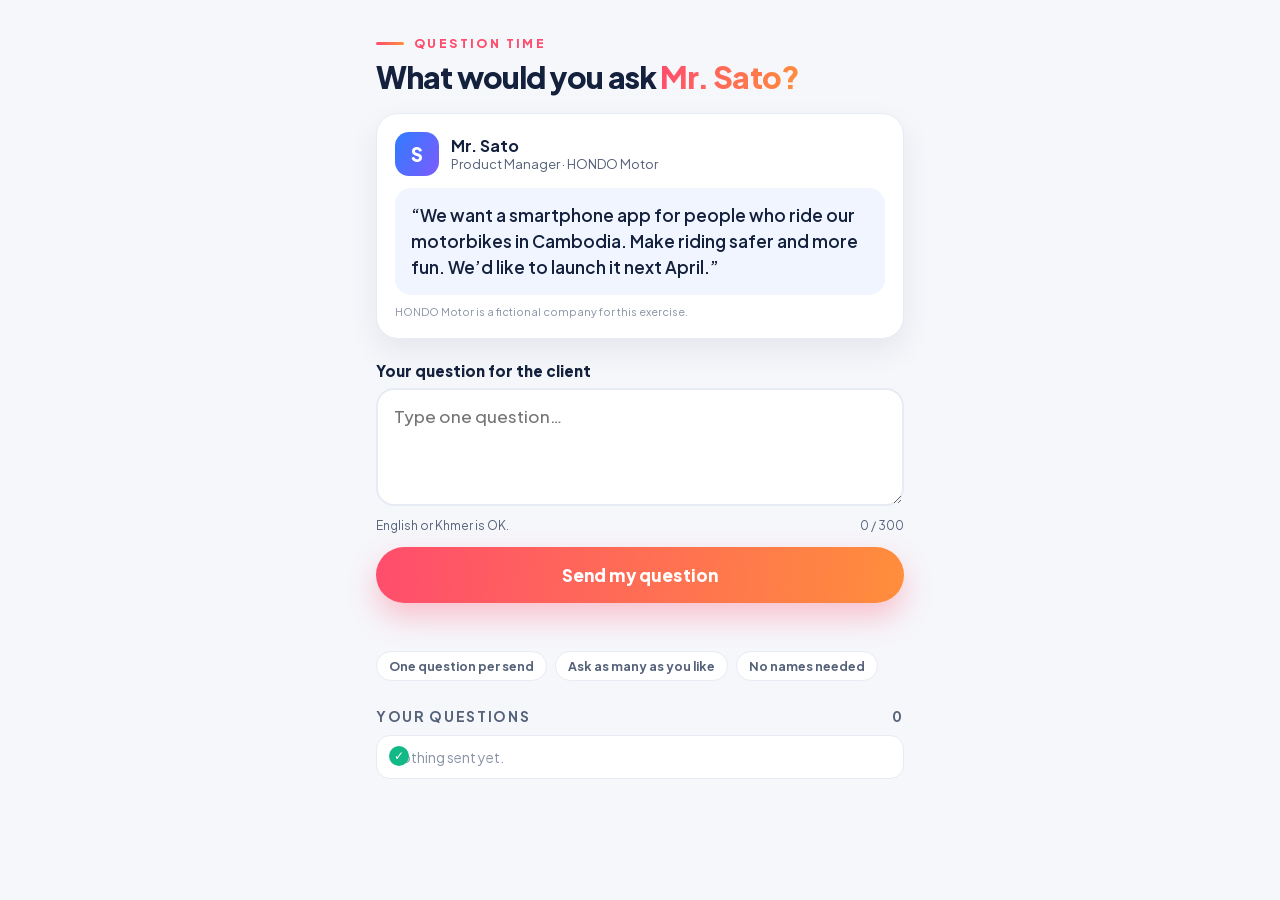
<file: talk2-7j03sod5/ask/index.html>
<!doctype html>
<html lang="en">
<head>
<meta charset="utf-8">
<meta name="viewport" content="width=device-width,initial-scale=1,viewport-fit=cover">
<meta name="robots" content="noindex, nofollow, noarchive">
<meta name="referrer" content="no-referrer">
<meta name="theme-color" content="#FF4D6D">
<title>Ask Mr. Sato</title>
<link rel="stylesheet" href="../fonts/fonts.css">
<style>
:root{--ink:#14213D;--muted:#56627A;--line:#E7EBF3;--bg:#F6F7FB;--card:#fff;--coral:#FF4D6D;--orange:#FF8E3C;--mint:#12B886;
  --grad:linear-gradient(95deg,#FF4D6D 0%,#FF8E3C 100%);--font:'Plus Jakarta Sans','Khmer Sangam MN','Khmer MN','Khmer UI','Noto Sans Khmer','Hiragino Sans','Noto Sans JP',system-ui,sans-serif}
*{box-sizing:border-box}
html{-webkit-text-size-adjust:100%}
body{margin:0;background:var(--bg);color:var(--ink);font-family:var(--font);-webkit-font-smoothing:antialiased}
main{max-width:560px;margin:0 auto;padding:28px 16px calc(40px + env(safe-area-inset-bottom))}
.kicker{display:inline-flex;align-items:center;gap:10px;font-weight:800;font-size:12px;letter-spacing:.2em;text-transform:uppercase;color:var(--coral)}
.kicker::before{content:"";width:28px;height:3px;border-radius:3px;background:var(--grad)}
h1{font-size:30px;line-height:1.12;letter-spacing:-.03em;margin:10px 0 18px;font-weight:800}
.g{background:var(--grad);-webkit-background-clip:text;background-clip:text;color:transparent}
.brief{background:var(--card);border:1px solid var(--line);border-radius:22px;padding:18px 18px 20px;box-shadow:0 12px 30px rgba(20,33,61,.08)}
.who{display:flex;gap:12px;align-items:center;margin-bottom:12px}
.av{width:44px;height:44px;border-radius:14px;background:linear-gradient(120deg,#2F7BFF,#7C5CFF);color:#fff;display:grid;place-items:center;font-weight:800;font-size:19px;flex:none}
.who .nm b{display:block;font-size:16px}.who .nm span{display:block;font-size:13px;color:var(--muted)}
.quote{position:relative;margin:0;font-size:17px;line-height:1.55;font-weight:600;background:#F1F5FF;border-radius:16px;padding:14px 16px}
.fict{font-size:11px;color:#8A93A6;margin-top:10px}
form{margin-top:22px}
label{display:block;font-weight:800;font-size:15px;margin:0 0 8px}
textarea{width:100%;min-height:118px;resize:vertical;border:2px solid var(--line);border-radius:18px;padding:14px 16px;font:500 17px/1.5 var(--font);color:var(--ink);background:#fff;outline:none;transition:border-color .2s,box-shadow .2s}
textarea:focus{border-color:#FF9AAD;box-shadow:0 0 0 4px rgba(255,77,109,.12)}
.row{display:flex;align-items:center;justify-content:space-between;margin-top:8px;font-size:12px;color:var(--muted)}
button{appearance:none;border:0;width:100%;margin-top:14px;padding:17px 20px;border-radius:999px;background:var(--grad);color:#fff;font:800 17px var(--font);letter-spacing:.01em;box-shadow:0 14px 30px rgba(255,77,109,.32);cursor:pointer;display:flex;align-items:center;justify-content:center;gap:10px;transition:transform .15s,opacity .2s}
button:active{transform:scale(.98)}
button[disabled]{opacity:.55;box-shadow:none}
.tips{display:flex;flex-wrap:wrap;gap:8px;margin-top:14px}
.tips span{font-size:12.5px;font-weight:700;color:var(--muted);background:#fff;border:1px solid var(--line);border-radius:99px;padding:6px 12px}
#msg{min-height:22px;margin-top:12px;font-size:14px;font-weight:700;text-align:center}
#msg.ok{color:var(--mint)}#msg.err{color:#D61F45}
.sent{margin-top:26px}
.sent h2{font-size:14px;letter-spacing:.12em;text-transform:uppercase;color:var(--muted);margin:0 0 10px;display:flex;justify-content:space-between}
.sent ol{list-style:none;margin:0;padding:0;display:grid;gap:8px}
.sent li{background:#fff;border:1px solid var(--line);border-radius:14px;padding:11px 14px 11px 40px;font-size:15px;line-height:1.45;position:relative;animation:pop .5s cubic-bezier(.2,.85,.25,1)}
.sent li::before{content:"✓";position:absolute;left:12px;top:10px;width:20px;height:20px;border-radius:50%;background:var(--mint);color:#fff;font-size:12px;font-weight:800;display:grid;place-items:center}
.sent .none{color:#8A93A6;font-size:14px}
@keyframes pop{from{opacity:0;transform:translateY(8px) scale(.98)}to{opacity:1;transform:none}}
.test{display:none;width:fit-content;margin-bottom:14px;font-size:12px;font-weight:800;color:#7A5300;background:#FFF3CF;border-radius:10px;padding:6px 10px}
</style>
</head>
<body>
<main>
  <div class="test" id="test"></div>
  <div class="kicker">Question time</div>
  <h1>What would you ask <span class="g">Mr. Sato?</span></h1>

  <section class="brief" aria-label="The client's request">
    <div class="who"><span class="av">S</span><span class="nm"><b id="person">Mr. Sato</b><span id="role">Product Manager · HONDO Motor</span></span></div>
    <p class="quote" id="request"></p>
    <div class="fict">HONDO Motor is a fictional company for this exercise.</div>
  </section>

  <form id="f" autocomplete="off">
    <label for="q">Your question for the client</label>
    <textarea id="q" maxlength="300" placeholder="Type one question…" required></textarea>
    <div class="row"><span>English or Khmer is OK.</span><span id="len">0 / 300</span></div>
    <button id="send" type="submit">Send my question</button>
    <div id="msg" role="status" aria-live="polite"></div>
    <div class="tips"><span>One question per send</span><span>Ask as many as you like</span><span>No names needed</span></div>
  </form>

  <section class="sent">
    <h2><span>Your questions</span><span id="cnt">0</span></h2>
    <ol id="list"><li class="none" style="padding-left:14px;animation:none">Nothing sent yet.</li></ol>
  </section>
</main>
<script src="../live/config.js"></script>
<script>
(() => {
  const C = window.LIVEQ, S = C.session();
  const $ = id => document.getElementById(id);
  $('request').textContent = '“' + C.client.request + '”';
  $('person').textContent = C.client.person;
  $('role').textContent = C.client.role + ' · ' + C.client.company;
  if (S !== C.defaultSession) { $('test').style.display = 'block'; $('test').textContent = 'Practice session: ' + S; }

  const store = {
    get(k) { try { return localStorage.getItem(k); } catch (e) { return null; } },
    set(k, v) { try { localStorage.setItem(k, v); } catch (e) {} }
  };
  let pid = store.get('liveq-pid');
  if (!pid) { pid = (crypto.randomUUID ? crypto.randomUUID() : String(Math.random()).slice(2) + Date.now()); store.set('liveq-pid', pid); }
  const sentKey = 'liveq-sent-' + S;
  let sent = [];
  try { sent = JSON.parse(store.get(sentKey) || '[]'); } catch (e) { sent = []; }

  function renderSent() {
    $('cnt').textContent = sent.length;
    const ol = $('list');
    if (!sent.length) return;
    ol.innerHTML = '';
    sent.slice().reverse().forEach(t => { const li = document.createElement('li'); li.textContent = t; ol.appendChild(li); });
  }
  renderSent();

  const q = $('q');
  q.addEventListener('input', () => { $('len').textContent = q.value.length + ' / 300'; });

  $('f').addEventListener('submit', async e => {
    e.preventDefault();
    const text = q.value.replace(/\s+/g, ' ').trim();
    const msg = $('msg');
    if (text.length < 2) { msg.className = 'err'; msg.textContent = 'Please type a question first.'; return; }
    $('send').disabled = true; msg.className = ''; msg.textContent = 'Sending…';
    try {
      const r = await fetch(C.fn, {
        method: 'POST',
        headers: { 'Content-Type': 'application/json', 'Authorization': 'Bearer ' + C.anon, 'apikey': C.anon },
        body: JSON.stringify({ session: S, participant: pid, text })
      });
      const j = await r.json().catch(() => ({}));
      if (!r.ok || !j.ok) throw new Error(j.message || 'Could not send. Please try again.');
      sent.push(text); store.set(sentKey, JSON.stringify(sent)); renderSent();
      q.value = ''; $('len').textContent = '0 / 300';
      msg.className = 'ok';
      msg.textContent = sent.length === 1 ? 'Sent! Can you think of another one?' : 'Sent! ' + sent.length + ' questions so far. Keep going!';
    } catch (err) {
      msg.className = 'err'; msg.textContent = err.message || 'Could not send. Please try again.';
    } finally {
      $('send').disabled = false;
    }
  });
})();
</script>
</body>
</html>
</file>
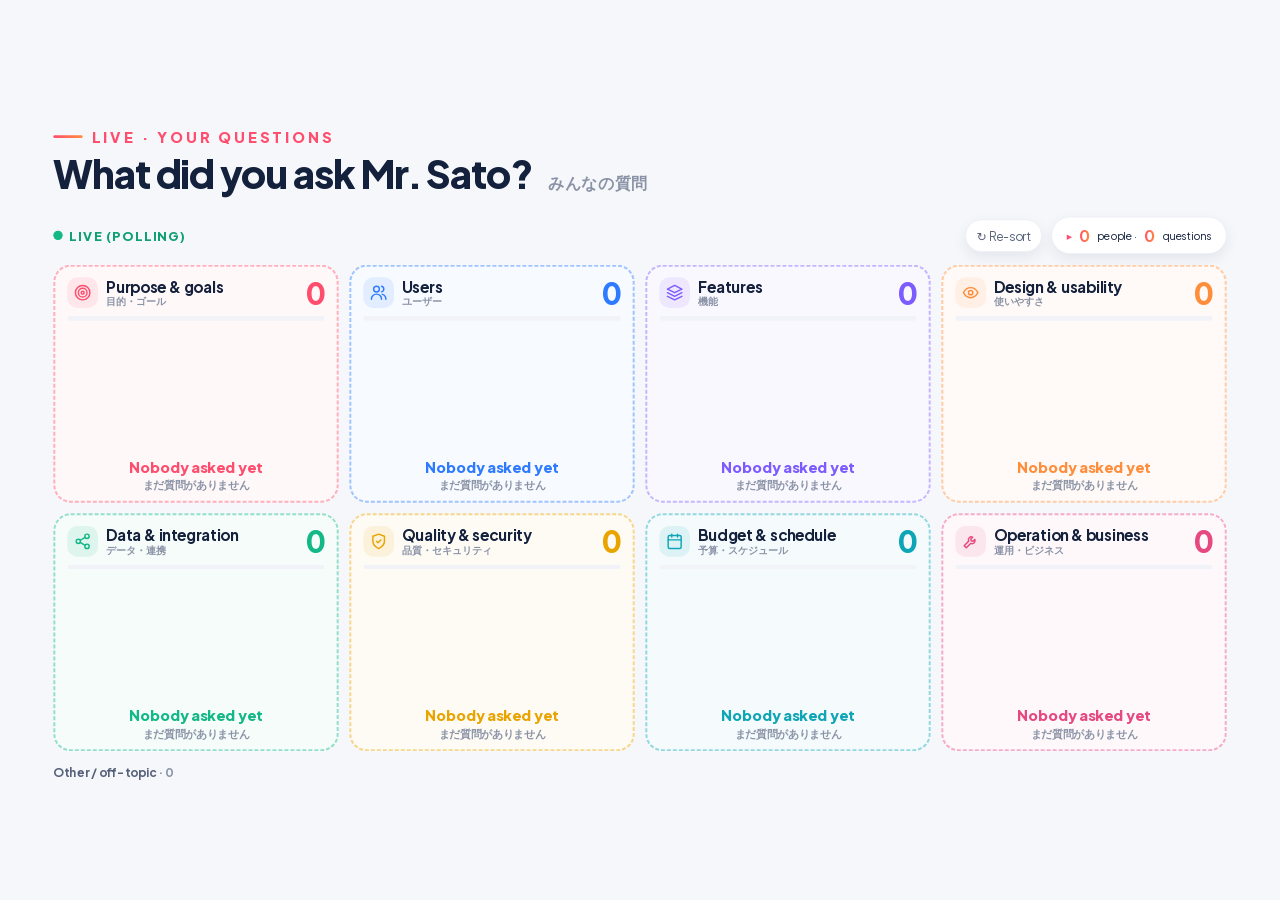
<file: talk2-7j03sod5/live/index.html>
<!doctype html>
<html lang="en">
<head>
<meta charset="utf-8">
<meta name="viewport" content="width=device-width,initial-scale=1">
<meta name="robots" content="noindex, nofollow, noarchive">
<meta name="referrer" content="no-referrer">
<title>Live Questions</title>
<link rel="stylesheet" href="../fonts/fonts.css">
<link rel="stylesheet" href="live.css">
<style>
:root{--ink:#14213D;--font:'Plus Jakarta Sans','Hiragino Sans','Noto Sans JP',system-ui,sans-serif}
html,body{margin:0;height:100%;overflow:hidden;background:#F6F7FB;font-family:var(--font);color:var(--ink)}
#stage{width:1920px;height:1080px;position:absolute;left:50%;top:50%;transform-origin:center;transform:translate(-50%,-50%)}
.kicker{position:absolute;left:80px;top:56px;display:inline-flex;align-items:center;gap:14px;font-weight:800;font-size:22px;letter-spacing:.22em;text-transform:uppercase;color:#FF4D6D}
.kicker::before{content:"";width:44px;height:4px;border-radius:4px;background:linear-gradient(95deg,#FF4D6D,#FF8E3C)}
h1{position:absolute;left:80px;top:88px;margin:0;font-size:58px;letter-spacing:-.03em;font-weight:800}
h1 small{font-size:24px;font-weight:700;color:#8A93A6;margin-left:14px;letter-spacing:0;font-family:'Hiragino Sans','Noto Sans JP',sans-serif}
#board{left:80px;right:80px;top:190px;bottom:44px}
</style>
</head>
<body>
<div id="stage">
  <div class="kicker">Live · your questions</div>
  <h1>What did you ask Mr. Sato? <small>みんなの質問</small></h1>
  <div id="board"></div>
</div>
<script src="config.js"></script>
<script src="vendor/supabase-2.118.0.js"></script>
<script src="live.js"></script>
<script>
  const st = document.getElementById('stage');
  const fit = () => st.style.transform = `translate(-50%,-50%) scale(${Math.min(innerWidth / 1920, innerHeight / 1080)})`;
  addEventListener('resize', fit); fit();
  LiveQ.mountBoard(document.getElementById('board'));
  LiveQ.start();
</script>
</body>
</html>
</file>
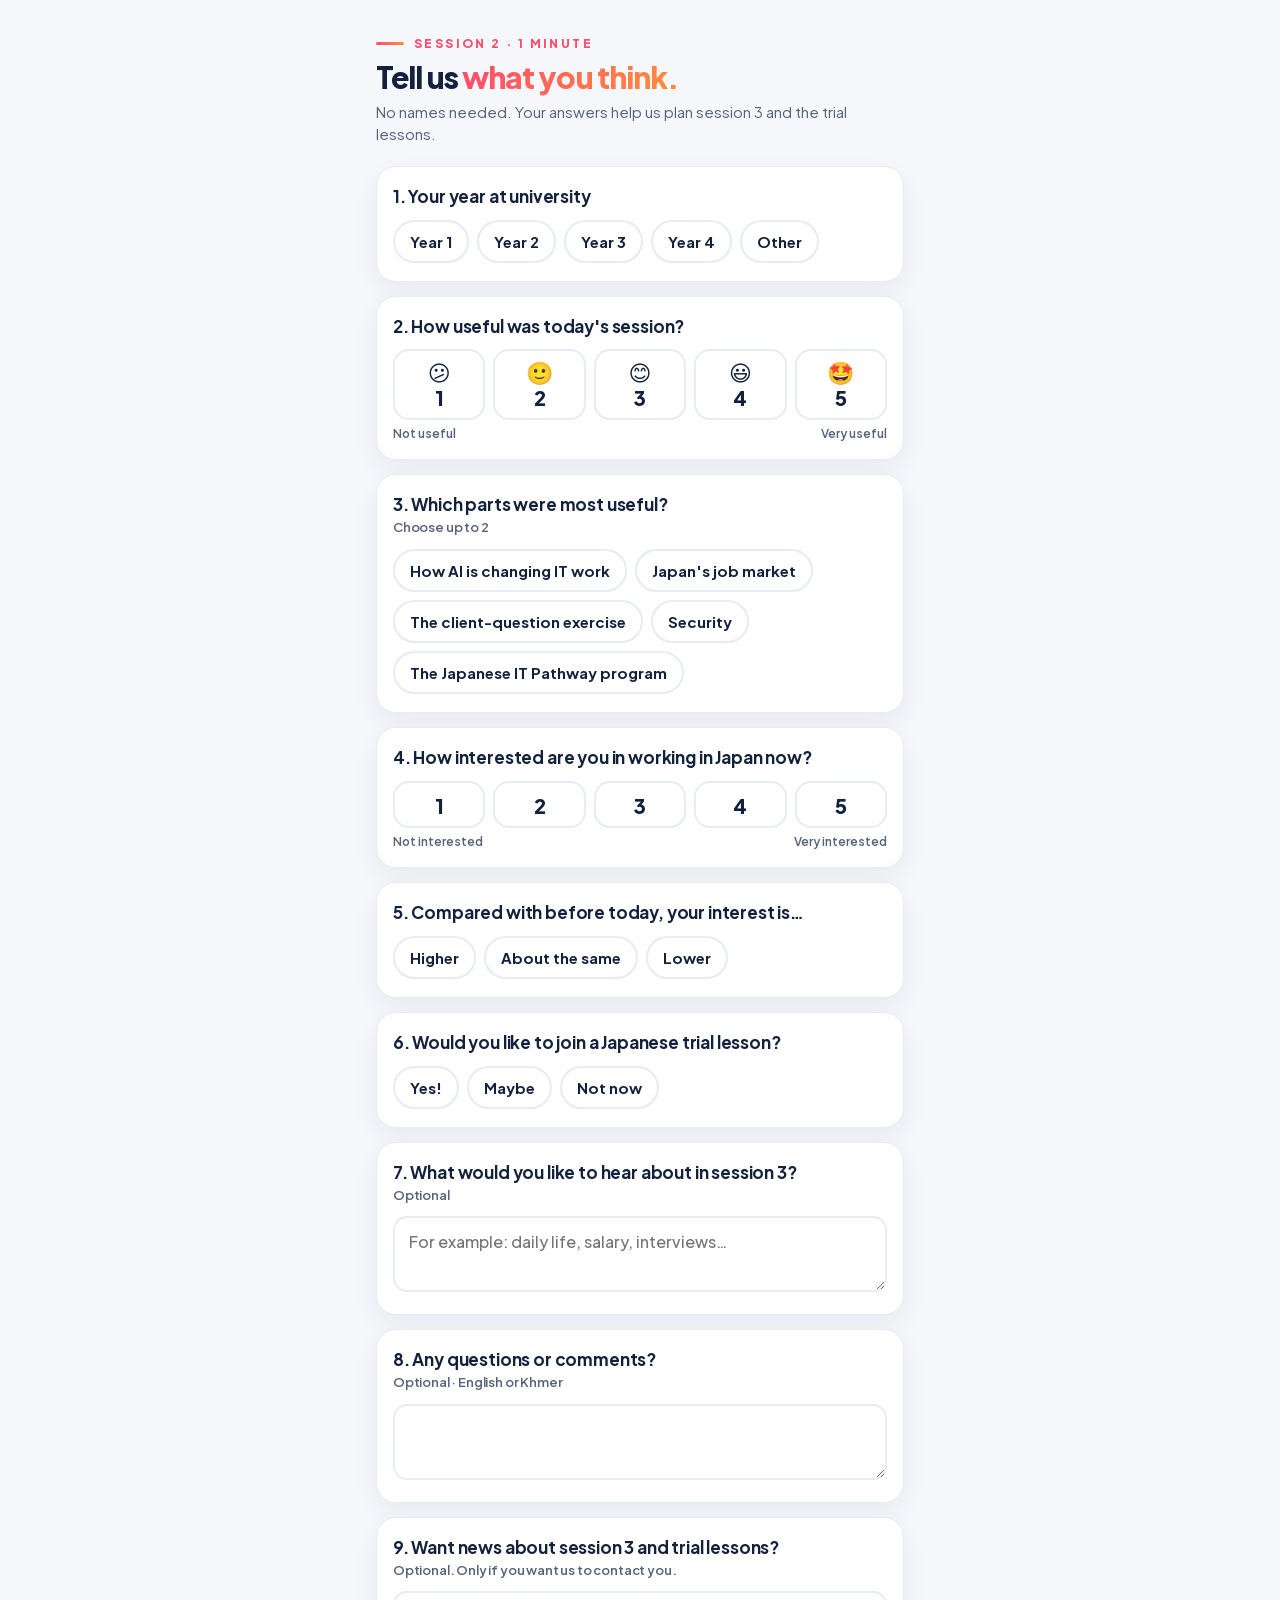
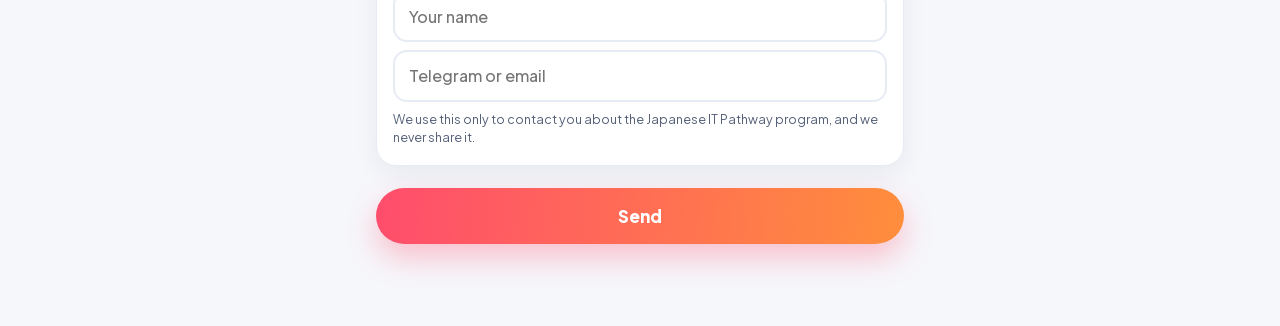
<file: talk2-7j03sod5/survey/index.html>
<!doctype html>
<html lang="en">
<head>
<meta charset="utf-8">
<meta name="viewport" content="width=device-width,initial-scale=1,viewport-fit=cover">
<meta name="robots" content="noindex, nofollow, noarchive">
<meta name="referrer" content="no-referrer">
<meta name="theme-color" content="#FF4D6D">
<title>1-minute survey</title>
<link rel="stylesheet" href="../fonts/fonts.css">
<style>
:root{--ink:#14213D;--muted:#56627A;--line:#E7EBF3;--bg:#F6F7FB;--card:#fff;--coral:#FF4D6D;--mint:#12B886;
  --grad:linear-gradient(95deg,#FF4D6D 0%,#FF8E3C 100%);--font:'Plus Jakarta Sans','Khmer Sangam MN','Khmer MN','Khmer UI','Noto Sans Khmer','Hiragino Sans','Noto Sans JP',system-ui,sans-serif}
*{box-sizing:border-box}
html{-webkit-text-size-adjust:100%}
body{margin:0;background:var(--bg);color:var(--ink);font-family:var(--font);-webkit-font-smoothing:antialiased}
main{max-width:560px;margin:0 auto;padding:28px 16px calc(48px + env(safe-area-inset-bottom))}
.kicker{display:inline-flex;align-items:center;gap:10px;font-weight:800;font-size:12px;letter-spacing:.2em;text-transform:uppercase;color:var(--coral)}
.kicker::before{content:"";width:28px;height:3px;border-radius:3px;background:var(--grad)}
h1{font-size:30px;line-height:1.12;letter-spacing:-.03em;margin:10px 0 6px;font-weight:800}
.g{background:var(--grad);-webkit-background-clip:text;background-clip:text;color:transparent}
.lead{color:var(--muted);font-size:15px;margin:0 0 20px;line-height:1.5}
.q{background:var(--card);border:1px solid var(--line);border-radius:20px;padding:18px 16px 18px;margin-bottom:14px;box-shadow:0 10px 26px rgba(20,33,61,.06)}
.q.miss{border-color:#FF9AAD;box-shadow:0 0 0 4px rgba(255,77,109,.12)}
.q h2{font-size:17px;line-height:1.35;margin:0 0 12px;letter-spacing:-.01em}
.q h2 small{display:block;font-size:13px;font-weight:600;color:var(--muted);margin-top:3px}
.opts{display:flex;flex-wrap:wrap;gap:8px}
.opts button{appearance:none;border:2px solid var(--line);background:#fff;border-radius:999px;padding:10px 15px;font:700 15px var(--font);color:var(--ink);cursor:pointer;transition:all .15s}
.opts button[aria-pressed="true"]{border-color:transparent;background:var(--grad);color:#fff;box-shadow:0 8px 18px rgba(255,77,109,.25)}
.scale{display:grid;grid-template-columns:repeat(5,1fr);gap:8px}
.scale button{appearance:none;border:2px solid var(--line);background:#fff;border-radius:16px;padding:10px 0 8px;font:800 20px var(--font);color:var(--ink);cursor:pointer;display:flex;flex-direction:column;align-items:center;gap:2px}
.scale button span{font-size:22px;line-height:1}
.scale button[aria-pressed="true"]{border-color:transparent;background:var(--grad);color:#fff}
.ends{display:flex;justify-content:space-between;font-size:12px;color:var(--muted);margin-top:6px;font-weight:600}
textarea,input[type=text]{width:100%;border:2px solid var(--line);border-radius:14px;padding:12px 14px;font:500 16px/1.45 var(--font);color:var(--ink);background:#fff;outline:none}
textarea{min-height:76px;resize:vertical}
textarea:focus,input:focus{border-color:#FF9AAD}
.two{display:grid;gap:8px}
.note{font-size:12.5px;color:var(--muted);margin:8px 0 0;line-height:1.5}
button.send{appearance:none;border:0;width:100%;margin-top:8px;padding:17px 20px;border-radius:999px;background:var(--grad);color:#fff;font:800 17px var(--font);box-shadow:0 14px 30px rgba(255,77,109,.32);cursor:pointer}
button.send[disabled]{opacity:.55;box-shadow:none}
#msg{min-height:22px;margin-top:12px;font-size:14px;font-weight:700;text-align:center;color:#D61F45}
.done{display:none;text-align:center;padding:60px 10px}
.done .big{font-size:64px}
.done h2{font-size:26px;margin:10px 0 6px}
.done p{color:var(--muted);margin:0}
.test{display:none;width:fit-content;margin-bottom:14px;font-size:12px;font-weight:800;color:#7A5300;background:#FFF3CF;border-radius:10px;padding:6px 10px}
</style>
</head>
<body>
<main>
  <div class="test" id="test"></div>
  <div id="formWrap">
    <div class="kicker">Session 2 · 1 minute</div>
    <h1>Tell us <span class="g">what you think.</span></h1>
    <p class="lead">No names needed. Your answers help us plan session 3 and the trial lessons.</p>

    <form id="f" novalidate>
      <div class="q" data-name="year"><h2>1. Your year at university</h2>
        <div class="opts single" data-field="year"><button type="button" value="1">Year 1</button><button type="button" value="2">Year 2</button><button type="button" value="3">Year 3</button><button type="button" value="4">Year 4</button><button type="button" value="other">Other</button></div></div>

      <div class="q" data-name="useful"><h2>2. How useful was today's session?</h2>
        <div class="scale" data-field="useful"><button type="button" value="1"><span>😕</span>1</button><button type="button" value="2"><span>🙂</span>2</button><button type="button" value="3"><span>😊</span>3</button><button type="button" value="4"><span>😃</span>4</button><button type="button" value="5"><span>🤩</span>5</button></div>
        <div class="ends"><span>Not useful</span><span>Very useful</span></div></div>

      <div class="q" data-name="liked"><h2>3. Which parts were most useful?<small>Choose up to 2</small></h2>
        <div class="opts multi" data-field="liked" data-max="2"><button type="button" value="ai">How AI is changing IT work</button><button type="button" value="japan">Japan's job market</button><button type="button" value="exercise">The client-question exercise</button><button type="button" value="security">Security</button><button type="button" value="program">The Japanese IT Pathway program</button></div></div>

      <div class="q" data-name="interest"><h2>4. How interested are you in working in Japan now?</h2>
        <div class="scale" data-field="interest"><button type="button" value="1">1</button><button type="button" value="2">2</button><button type="button" value="3">3</button><button type="button" value="4">4</button><button type="button" value="5">5</button></div>
        <div class="ends"><span>Not interested</span><span>Very interested</span></div></div>

      <div class="q" data-name="change"><h2>5. Compared with before today, your interest is…</h2>
        <div class="opts single" data-field="change"><button type="button" value="higher">Higher</button><button type="button" value="same">About the same</button><button type="button" value="lower">Lower</button></div></div>

      <div class="q" data-name="trial"><h2>6. Would you like to join a Japanese trial lesson?</h2>
        <div class="opts single" data-field="trial"><button type="button" value="yes">Yes!</button><button type="button" value="maybe">Maybe</button><button type="button" value="no">Not now</button></div></div>

      <div class="q"><h2>7. What would you like to hear about in session 3?<small>Optional</small></h2>
        <textarea id="next_topic" maxlength="500" placeholder="For example: daily life, salary, interviews…"></textarea></div>

      <div class="q"><h2>8. Any questions or comments?<small>Optional · English or Khmer</small></h2>
        <textarea id="comment" maxlength="1000"></textarea></div>

      <div class="q"><h2>9. Want news about session 3 and trial lessons?<small>Optional. Only if you want us to contact you.</small></h2>
        <div class="two"><input type="text" id="contact_name" maxlength="100" placeholder="Your name" autocomplete="name"><input type="text" id="contact" maxlength="200" placeholder="Telegram or email" autocomplete="email"></div>
        <p class="note">We use this only to contact you about the Japanese IT Pathway program, and we never share it.</p></div>

      <button class="send" id="send" type="submit">Send</button>
      <div id="msg" role="status" aria-live="polite"></div>
    </form>
  </div>

  <div class="done" id="done"><div class="big">🙏</div><h2>Thank you!</h2><p>Your answers were sent.<br>See you at session 3.</p></div>
</main>
<script src="../live/config.js"></script>
<script>
(() => {
  const C = window.LIVEQ, S = C.surveySession();
  const $ = id => document.getElementById(id);
  if (S !== C.surveyDefault) { $('test').style.display = 'block'; $('test').textContent = 'Practice session: ' + S; }
  const store = { get(k) { try { return localStorage.getItem(k); } catch (e) { return null; } }, set(k, v) { try { localStorage.setItem(k, v); } catch (e) {} } };
  let pid = store.get('liveq-pid');
  if (!pid) { pid = crypto.randomUUID ? crypto.randomUUID() : String(Math.random()).slice(2) + Date.now(); store.set('liveq-pid', pid); }
  const doneKey = 'survey-done-' + S;
  const showDone = () => { $('formWrap').style.display = 'none'; $('done').style.display = 'block'; scrollTo(0, 0); };
  if (store.get(doneKey)) showDone();

  // tap-to-choose buttons
  const val = {};
  document.querySelectorAll('[data-field]').forEach(group => {
    const field = group.dataset.field, multi = group.classList.contains('multi'), max = +group.dataset.max || 99;
    if (multi) val[field] = [];
    group.querySelectorAll('button').forEach(b => b.addEventListener('click', () => {
      if (multi) {
        const on = b.getAttribute('aria-pressed') === 'true';
        if (!on && val[field].length >= max) return;
        b.setAttribute('aria-pressed', String(!on));
        val[field] = [...group.querySelectorAll('button[aria-pressed="true"]')].map(x => x.value);
      } else {
        group.querySelectorAll('button').forEach(x => x.setAttribute('aria-pressed', String(x === b)));
        val[field] = b.value;
      }
      group.closest('.q').classList.remove('miss');
      if (!document.querySelector('.q.miss')) $('msg').textContent = '';
    }));
  });

  $('f').addEventListener('submit', async e => {
    e.preventDefault();
    const need = ['year', 'useful', 'interest', 'trial'].filter(k => !val[k]);
    document.querySelectorAll('.q[data-name]').forEach(q => q.classList.toggle('miss', need.includes(q.dataset.name)));
    if (need.length) { $('msg').textContent = 'Please answer the highlighted questions.'; document.querySelector('.q.miss').scrollIntoView({ behavior: 'smooth', block: 'center' }); return; }
    const t = id => $(id).value.replace(/\s+/g, ' ').trim() || null;
    const body = { session: S, participant: pid, year: val.year, useful: +val.useful, liked: val.liked || [], interest: +val.interest,
      change: val.change || null, trial: val.trial, next_topic: t('next_topic'), comment: t('comment'), contact_name: t('contact_name'), contact: t('contact') };
    $('send').disabled = true; $('msg').textContent = '';
    try {
      const r = await fetch(C.url + '/rest/v1/survey_responses', {
        method: 'POST',
        headers: { 'Content-Type': 'application/json', 'apikey': C.anon, 'Authorization': 'Bearer ' + C.anon, 'Prefer': 'return=minimal' },
        body: JSON.stringify(body)
      });
      if (r.status === 409) { store.set(doneKey, '1'); showDone(); return; } // already answered on this phone
      if (!r.ok) throw new Error();
      store.set(doneKey, '1'); showDone();
    } catch (err) {
      $('msg').textContent = 'Could not send. Please try again.';
    } finally { $('send').disabled = false; }
  });
})();
</script>
</body>
</html>
</file>
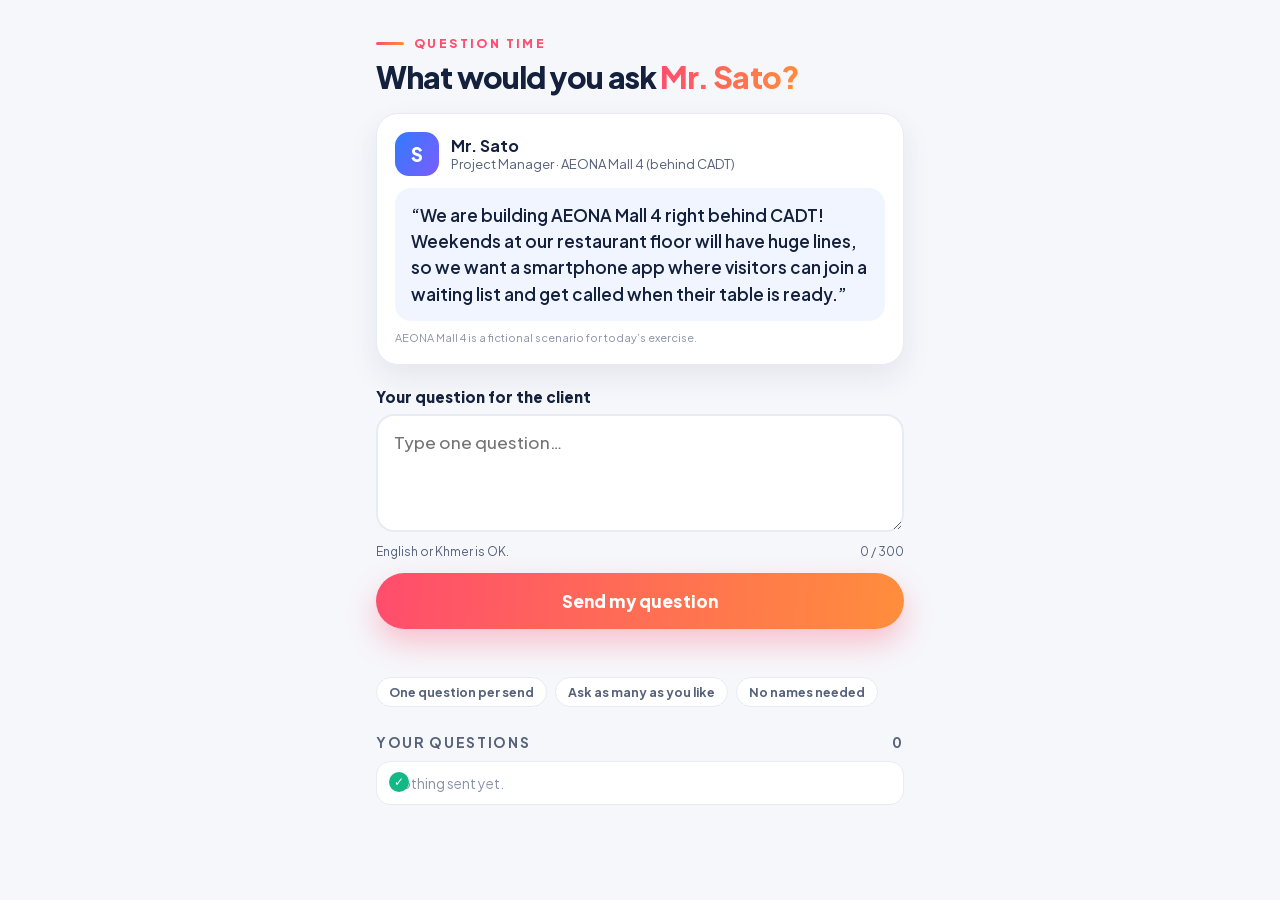
<file: talk2-hyho55ic/ask/index.html>
<!doctype html>
<html lang="en">
<head>
<meta charset="utf-8">
<meta name="viewport" content="width=device-width,initial-scale=1,viewport-fit=cover">
<meta name="robots" content="noindex, nofollow, noarchive">
<meta name="referrer" content="no-referrer">
<meta name="theme-color" content="#FF4D6D">
<title>Ask Mr. Sato</title>
<link rel="stylesheet" href="../fonts/fonts.css">
<style>
:root{--ink:#14213D;--muted:#56627A;--line:#E7EBF3;--bg:#F6F7FB;--card:#fff;--coral:#FF4D6D;--orange:#FF8E3C;--mint:#12B886;
  --grad:linear-gradient(95deg,#FF4D6D 0%,#FF8E3C 100%);--font:'Plus Jakarta Sans','Khmer Sangam MN','Khmer MN','Khmer UI','Noto Sans Khmer','Hiragino Sans','Noto Sans JP',system-ui,sans-serif}
*{box-sizing:border-box}
html{-webkit-text-size-adjust:100%}
body{margin:0;background:var(--bg);color:var(--ink);font-family:var(--font);-webkit-font-smoothing:antialiased}
main{max-width:560px;margin:0 auto;padding:28px 16px calc(40px + env(safe-area-inset-bottom))}
.kicker{display:inline-flex;align-items:center;gap:10px;font-weight:800;font-size:12px;letter-spacing:.2em;text-transform:uppercase;color:var(--coral)}
.kicker::before{content:"";width:28px;height:3px;border-radius:3px;background:var(--grad)}
h1{font-size:30px;line-height:1.12;letter-spacing:-.03em;margin:10px 0 18px;font-weight:800}
.g{background:var(--grad);-webkit-background-clip:text;background-clip:text;color:transparent}
.brief{background:var(--card);border:1px solid var(--line);border-radius:22px;padding:18px 18px 20px;box-shadow:0 12px 30px rgba(20,33,61,.08)}
.who{display:flex;gap:12px;align-items:center;margin-bottom:12px}
.av{width:44px;height:44px;border-radius:14px;background:linear-gradient(120deg,#2F7BFF,#7C5CFF);color:#fff;display:grid;place-items:center;font-weight:800;font-size:19px;flex:none}
.who .nm b{display:block;font-size:16px}.who .nm span{display:block;font-size:13px;color:var(--muted)}
.quote{position:relative;margin:0;font-size:17px;line-height:1.55;font-weight:600;background:#F1F5FF;border-radius:16px;padding:14px 16px}
.fict{font-size:11px;color:#8A93A6;margin-top:10px}
form{margin-top:22px}
label{display:block;font-weight:800;font-size:15px;margin:0 0 8px}
textarea{width:100%;min-height:118px;resize:vertical;border:2px solid var(--line);border-radius:18px;padding:14px 16px;font:500 17px/1.5 var(--font);color:var(--ink);background:#fff;outline:none;transition:border-color .2s,box-shadow .2s}
textarea:focus{border-color:#FF9AAD;box-shadow:0 0 0 4px rgba(255,77,109,.12)}
.row{display:flex;align-items:center;justify-content:space-between;margin-top:8px;font-size:12px;color:var(--muted)}
button{appearance:none;border:0;width:100%;margin-top:14px;padding:17px 20px;border-radius:999px;background:var(--grad);color:#fff;font:800 17px var(--font);letter-spacing:.01em;box-shadow:0 14px 30px rgba(255,77,109,.32);cursor:pointer;display:flex;align-items:center;justify-content:center;gap:10px;transition:transform .15s,opacity .2s}
button:active{transform:scale(.98)}
button[disabled]{opacity:.55;box-shadow:none}
.tips{display:flex;flex-wrap:wrap;gap:8px;margin-top:14px}
.tips span{font-size:12.5px;font-weight:700;color:var(--muted);background:#fff;border:1px solid var(--line);border-radius:99px;padding:6px 12px}
#msg{min-height:22px;margin-top:12px;font-size:14px;font-weight:700;text-align:center}
#msg.ok{color:var(--mint)}#msg.err{color:#D61F45}
.sent{margin-top:26px}
.sent h2{font-size:14px;letter-spacing:.12em;text-transform:uppercase;color:var(--muted);margin:0 0 10px;display:flex;justify-content:space-between}
.sent ol{list-style:none;margin:0;padding:0;display:grid;gap:8px}
.sent li{background:#fff;border:1px solid var(--line);border-radius:14px;padding:11px 14px 11px 40px;font-size:15px;line-height:1.45;position:relative;animation:pop .5s cubic-bezier(.2,.85,.25,1)}
.sent li::before{content:"✓";position:absolute;left:12px;top:10px;width:20px;height:20px;border-radius:50%;background:var(--mint);color:#fff;font-size:12px;font-weight:800;display:grid;place-items:center}
.sent .none{color:#8A93A6;font-size:14px}
@keyframes pop{from{opacity:0;transform:translateY(8px) scale(.98)}to{opacity:1;transform:none}}
.test{display:none;width:fit-content;margin-bottom:14px;font-size:12px;font-weight:800;color:#7A5300;background:#FFF3CF;border-radius:10px;padding:6px 10px}
</style>
</head>
<body>
<main>
  <div class="test" id="test"></div>
  <div class="kicker">Question time</div>
  <h1>What would you ask <span class="g">Mr. Sato?</span></h1>

  <section class="brief" aria-label="The client's request">
    <div class="who"><span class="av">S</span><span class="nm"><b id="person">Mr. Sato</b><span id="role">Project Manager · AEONA Mall 4</span></span></div>
    <p class="quote" id="request"></p>
    <div class="fict">AEONA Mall 4 is a fictional scenario for today’s exercise.</div>
  </section>

  <form id="f" autocomplete="off">
    <label for="q">Your question for the client</label>
    <textarea id="q" maxlength="300" placeholder="Type one question…" required></textarea>
    <div class="row"><span>English or Khmer is OK.</span><span id="len">0 / 300</span></div>
    <button id="send" type="submit">Send my question</button>
    <div id="msg" role="status" aria-live="polite"></div>
    <div class="tips"><span>One question per send</span><span>Ask as many as you like</span><span>No names needed</span></div>
  </form>

  <section class="sent">
    <h2><span>Your questions</span><span id="cnt">0</span></h2>
    <ol id="list"><li class="none" style="padding-left:14px;animation:none">Nothing sent yet.</li></ol>
  </section>
</main>
<script src="../live/config.js"></script>
<script>
(() => {
  const C = window.LIVEQ, S = C.session();
  const $ = id => document.getElementById(id);
  $('request').textContent = '“' + C.client.request + '”';
  $('person').textContent = C.client.person;
  $('role').textContent = C.client.role + ' · ' + C.client.company;
  if (S !== C.defaultSession) { $('test').style.display = 'block'; $('test').textContent = 'Practice session: ' + S; }

  const store = {
    get(k) { try { return localStorage.getItem(k); } catch (e) { return null; } },
    set(k, v) { try { localStorage.setItem(k, v); } catch (e) {} }
  };
  let pid = store.get('liveq-pid');
  if (!pid) { pid = (crypto.randomUUID ? crypto.randomUUID() : String(Math.random()).slice(2) + Date.now()); store.set('liveq-pid', pid); }
  const sentKey = 'liveq-sent-' + S;
  let sent = [];
  try { sent = JSON.parse(store.get(sentKey) || '[]'); } catch (e) { sent = []; }

  function renderSent() {
    $('cnt').textContent = sent.length;
    const ol = $('list');
    if (!sent.length) return;
    ol.innerHTML = '';
    sent.slice().reverse().forEach(t => { const li = document.createElement('li'); li.textContent = t; ol.appendChild(li); });
  }
  renderSent();

  const q = $('q');
  q.addEventListener('input', () => { $('len').textContent = q.value.length + ' / 300'; });

  async function postQuestion(payload) {
    let lastErr;
    for (let attempt = 0; attempt < 2; attempt++) {
      try {
        const r = await fetch(C.fn, {
          method: 'POST',
          mode: 'cors',
          credentials: 'omit',
          headers: { 'Content-Type': 'application/json', 'Authorization': 'Bearer ' + C.anon, 'apikey': C.anon },
          body: JSON.stringify(payload)
        });
        const j = await r.json().catch(() => ({}));
        if (!r.ok || !j.ok) throw new Error(j.message || ('Server error (' + r.status + '). Please try again.'));
        return j;
      } catch (err) {
        lastErr = err;
        const isNet = err && (err.name === 'TypeError' || /load failed|failed to fetch|network/i.test(String(err.message || '')));
        if (isNet && attempt === 0) {
          await new Promise(res => setTimeout(res, 650));
          continue;
        }
        throw err;
      }
    }
    throw lastErr;
  }

  $('f').addEventListener('submit', async e => {
    e.preventDefault();
    const text = q.value.replace(/\s+/g, ' ').trim();
    const msg = $('msg');
    if (text.length < 2) { msg.className = 'err'; msg.textContent = 'Please type a question first.'; return; }
    $('send').disabled = true; msg.className = ''; msg.textContent = 'Sending…';
    try {
      await postQuestion({ session: S, participant: pid, text });
      sent.push(text); store.set(sentKey, JSON.stringify(sent)); renderSent();
      q.value = ''; $('len').textContent = '0 / 300';
      msg.className = 'ok';
      msg.textContent = sent.length === 1 ? 'Sent! Can you think of another one?' : 'Sent! ' + sent.length + ' questions so far. Keep going!';
    } catch (err) {
      msg.className = 'err';
      const m = String((err && err.message) || '');
      msg.textContent = /load failed|failed to fetch/i.test(m)
        ? 'Connection failed (server may be waking up or offline). Please tap Send again.'
        : (m || 'Could not send. Please try again.');
    } finally {
      $('send').disabled = false;
    }
  });
})();
</script>
</body>
</html>
</file>
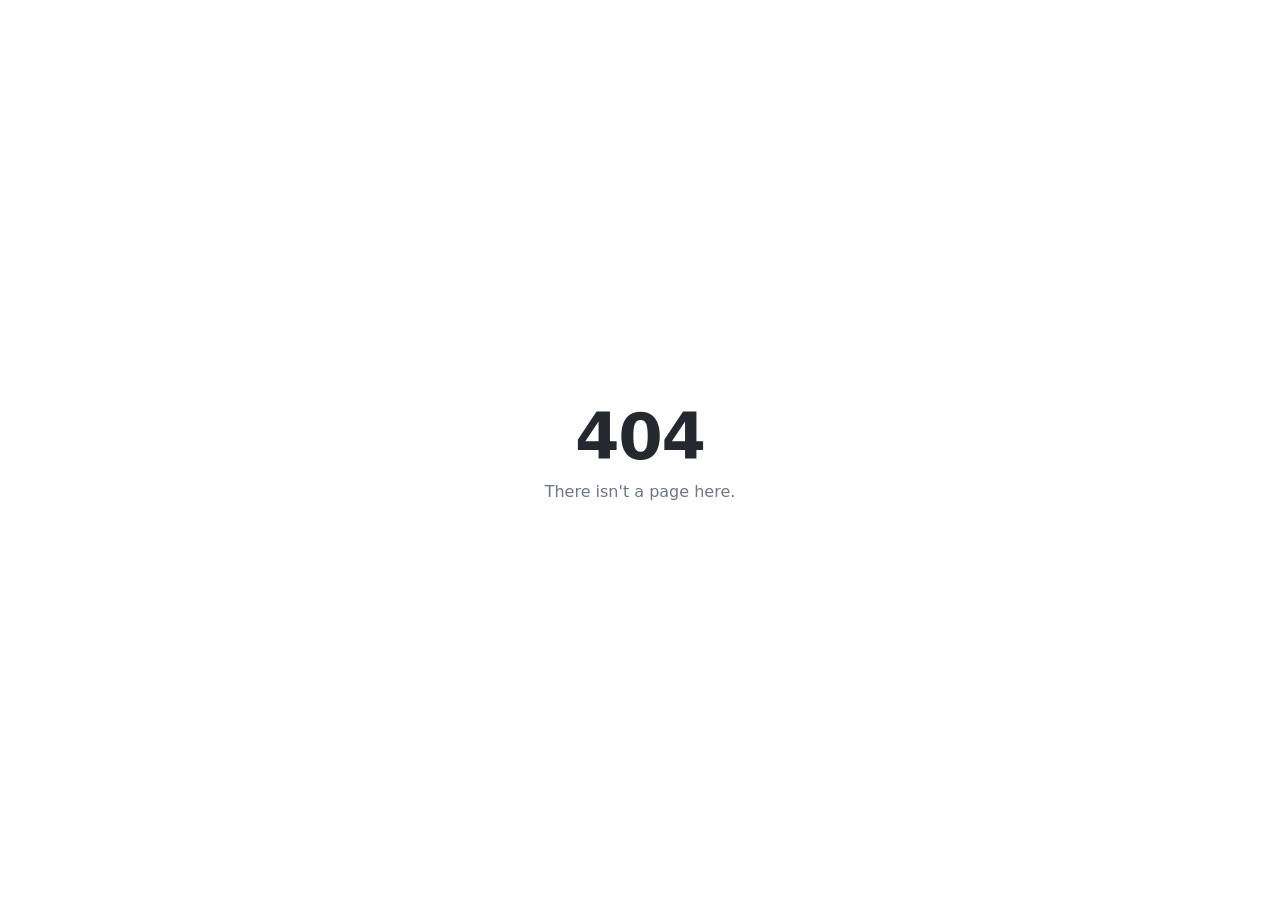
<file: tools/gate.html>
<!doctype html>
<html lang="en">
<head>
<meta charset="utf-8">
<meta name="viewport" content="width=device-width, initial-scale=1">
<meta name="robots" content="noindex, nofollow, noarchive">
<meta name="referrer" content="no-referrer">
<title>Page not found</title>
<style>
  :root { --bg: #ffffff; --ink: #24292f; --muted: #6e7781; }
  @media (prefers-color-scheme: dark) { :root { --bg: #0d1117; --ink: #e6edf3; --muted: #8b949e; color-scheme: dark; } }
  body { margin: 0; min-height: 100vh; display: grid; place-items: center; padding: 24px; box-sizing: border-box;
    background: var(--bg); color: var(--ink); font-family: -apple-system, BlinkMacSystemFont, "Segoe UI", system-ui, sans-serif; text-align: center; }
  h1 { font-size: 64px; margin: 0 0 8px; font-weight: 700; letter-spacing: -.02em; }
  p { margin: 0; color: var(--muted); font-size: 16px; }
</style>
</head>
<body>
<main id="msg"><h1>404</h1><p>There isn't a page here.</p></main>
<script>
(async () => {
  const k = new URLSearchParams(location.hash.slice(1)).get('k');
  if (!k) return;
  const P = { iv: '__IV__', ct: '__CT__' };
  const bytes = s => {
    s = s.replace(/-/g, '+').replace(/_/g, '/');
    while (s.length % 4) s += '=';
    return Uint8Array.from(atob(s), c => c.charCodeAt(0));
  };
  try {
    const key = await crypto.subtle.importKey('raw', bytes(k), 'AES-GCM', false, ['decrypt']);
    const plain = await crypto.subtle.decrypt({ name: 'AES-GCM', iv: bytes(P.iv) }, key, bytes(P.ct));
    const next = new DOMParser().parseFromString(new TextDecoder().decode(plain), 'text/html');
    document.replaceChild(document.adoptNode(next.documentElement), document.documentElement);
    for (const old of document.querySelectorAll('script')) {
      const s = document.createElement('script');
      for (const a of old.attributes) s.setAttribute(a.name, a.value);
      s.textContent = old.textContent;
      old.replaceWith(s);
    }
  } catch (e) { /* wrong or cut key: keep the plain 404 */ }
})();
</script>
</body>
</html>
</file>
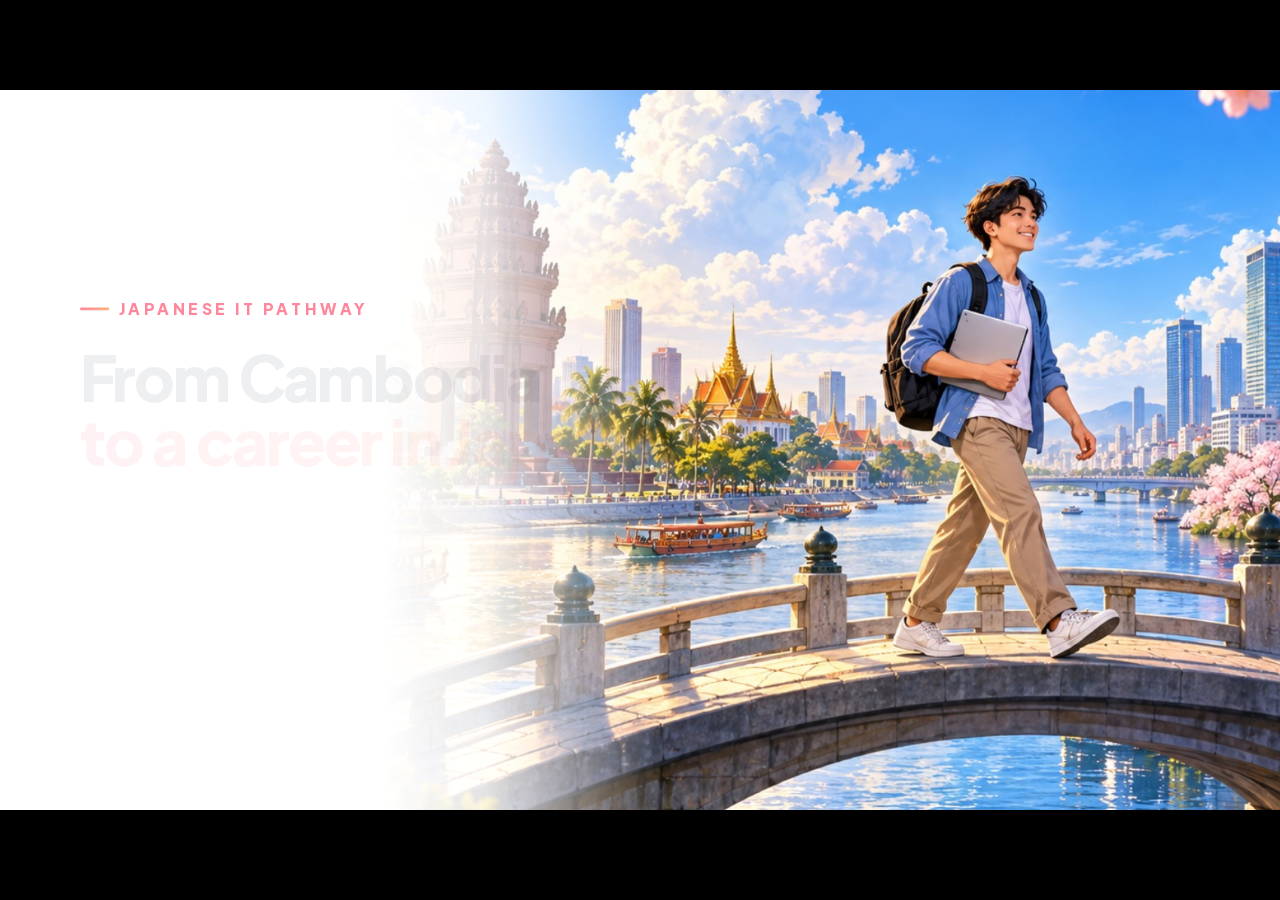
<file: talk2-7j03sod5/video/src/highlights.html>
<!doctype html>
<html lang="en">
<head>
<meta charset="utf-8">
<meta name="robots" content="noindex, nofollow">
<title>Japanese IT Pathway highlights (video source)</title>
<link rel="stylesheet" href="../../fonts/fonts.css">
<style>
/* A short film rendered frame by frame (see build.js). FILM.seek(t) draws the frame at t seconds.
   Open this page in a browser to preview it; it plays in real time. */
:root{--ink:#14213D;--muted:#56627A;--coral:#FF4D6D;--grad:linear-gradient(95deg,#FF4D6D 0%,#FF8E3C 100%);--grad2:linear-gradient(120deg,#2F7BFF 0%,#7C5CFF 100%);
  --font:'Plus Jakarta Sans','Hiragino Sans','Noto Sans JP',system-ui,sans-serif}
*{box-sizing:border-box}
html,body{margin:0;background:#000;overflow:hidden}
#stage{position:absolute;left:0;top:0;width:1920px;height:1080px;overflow:hidden;background:#fff;font-family:var(--font);color:var(--ink);-webkit-font-smoothing:antialiased;transform-origin:0 0}
.scene{position:absolute;inset:0;opacity:0;overflow:hidden;background:#fff}
.bg{position:absolute;inset:-2%;background-size:cover;background-position:center;will-change:transform}
.bg.blur{filter:blur(28px) brightness(1.08) saturate(1.1);inset:-8%}
.shade{position:absolute;inset:0;background:linear-gradient(180deg,rgba(14,22,48,0) 45%,rgba(14,22,48,.38) 100%)}
.cap{position:absolute;left:90px;bottom:90px;max-width:1060px;padding:34px 46px 38px;border-radius:34px;background:rgba(255,255,255,.9);box-shadow:0 30px 70px rgba(14,22,48,.28);backdrop-filter:blur(16px)}
.k{display:flex;align-items:center;gap:14px;font-weight:800;font-size:24px;letter-spacing:.22em;text-transform:uppercase;color:var(--coral)}
.k::before{content:"";width:44px;height:4px;border-radius:4px;background:var(--grad)}
.t{font-weight:800;font-size:66px;line-height:1.06;letter-spacing:-.035em;margin-top:14px}
.s{font-size:29px;line-height:1.4;color:var(--muted);font-weight:600;margin-top:12px}
.polar{position:absolute;right:120px;top:120px;width:640px;padding:16px 16px 22px;background:#fff;border-radius:20px;box-shadow:0 34px 80px rgba(14,22,48,.35)}
.polar .ph{height:430px;border-radius:12px;background-size:cover;background-position:center}
.polar.portrait{width:480px;right:auto;left:50%;top:90px;margin-left:-240px}
.polar.portrait .ph{height:620px;background-position:50% 30%}
.logo{position:absolute;right:56px;top:46px;padding:12px 22px;border-radius:99px;background:rgba(255,255,255,.9);box-shadow:0 10px 24px rgba(14,22,48,.18)}
.logo img{height:24px;display:block}
/* intro / outro / january */
.white-l{position:absolute;inset:0;background:linear-gradient(90deg,rgba(255,255,255,.97) 0%,rgba(255,255,255,.9) 38%,rgba(255,255,255,0) 64%)}
.big{position:absolute;left:120px;top:300px;width:1000px}
.big .t{font-size:104px;line-height:1.02}
.g{background:var(--grad);-webkit-background-clip:text;background-clip:text;color:transparent;padding-bottom:.08em}
.blobs i{position:absolute;border-radius:50%;filter:blur(90px);opacity:.75}
.jan-card{position:absolute;right:130px;top:150px;width:720px;height:720px;border-radius:44px;overflow:hidden;box-shadow:0 40px 90px rgba(14,22,48,.25);background-size:cover;background-position:center}
.date{display:inline-block;margin-top:34px;padding:14px 30px;border-radius:99px;background:var(--grad2);color:#fff;font-weight:800;font-size:36px;letter-spacing:.02em;box-shadow:0 18px 40px rgba(47,123,255,.35)}
.route{position:absolute;left:0;top:0;width:1920px;height:1080px;pointer-events:none}
.plane{position:absolute;width:84px;height:84px;margin:-42px 0 0 -42px;border-radius:50%;background:var(--grad);display:grid;place-items:center;box-shadow:0 14px 30px rgba(255,77,109,.45)}
.plane svg{width:44px;height:44px;stroke:#fff;fill:none;stroke-width:2;stroke-linecap:round;stroke-linejoin:round}
.lbl{position:absolute;font-weight:800;font-size:26px;color:var(--ink);background:#fff;padding:10px 20px;border-radius:99px;box-shadow:0 12px 26px rgba(14,22,48,.14)}
.outro .logo-big{height:64px;display:block;margin-top:60px}
#fade{position:absolute;inset:0;background:#fff;opacity:0;pointer-events:none}
</style>
</head>
<body>
<div id="stage"></div>
<script>
const IMG = '../../img/', JITP = '../../img/jitp/', PH = 'photos/';
const XF = 0.8; // cross-fade
const SCENES = [
  { d: 5.0, type: 'intro' },
  { d: 5.4, bg: JITP + 'signing.jpg', k: '2024', t: 'A new pathway begins', s: 'With support from MPTC and the Japan-Cambodia Association', pan: [-20, 10] },
  { d: 5.2, bg: PH + 'study.jpg', k: 'Year 1', t: 'Japanese, from zero', s: 'Speaking, writing and listening, step by step', pan: [24, 0] },
  { d: 4.8, bg: JITP + 'jlpt.jpg', blur: true, card: JITP + 'jlpt.jpg', portrait: true, k: 'JLPT', t: 'Proof of your Japanese', pan: [0, 0] },
  { d: 5.6, bg: JITP + 'undokai.jpg', card: PH + 'tug.jpg', k: 'Undokai', t: 'A Japanese sports day', s: 'Teams, cheering and a lot of laughing', pan: [-24, 6] },
  { d: 5.4, bg: JITP + 'manga_event.jpg', card: PH + 'manga_portrait.jpg', k: 'Culture', t: 'Manga with a Japanese illustrator', pan: [20, -8] },
  { d: 5.6, bg: JITP + 'jp_students.jpg', card: PH + 'calligraphy.jpg', k: 'Friends from Japan', t: 'Japanese students come to visit', s: 'Calligraphy, games and real conversation', pan: [-18, 0] },
  { d: 4.8, bg: JITP + 'online.jpg', k: 'Online exchange', t: 'Real Japanese practice', s: 'With students in Japan', pan: [16, 4] },
  { d: 5.2, bg: JITP + 'company.jpg', card: PH + 'company2.jpg', k: 'Companies', t: 'Meet Japanese companies', pan: [-20, 0] },
  { d: 5.2, bg: JITP + 'internship.jpg', card: PH + 'internship2.jpg', k: 'Internship', t: 'Real projects, real teams', s: 'With a Japanese project manager', pan: [18, -6] },
  { d: 4.8, bg: JITP + 'career.jpg', card: PH + 'career2.jpg', k: 'Career support', t: 'One on one, all the way', pan: [-16, 0] },
  { d: 5.8, bg: JITP + 'completion.jpg', card: JITP + 'first_batch.jpg', k: 'August 2025', t: 'Our first batch finished the program', pan: [0, -10] },
  { d: 6.0, type: 'january' },
  { d: 6.4, type: 'outro' }
];
const PLANE = '<svg viewBox="0 0 24 24"><path d="M17.8 19.2 16 11l3.5-3.5C21 6 21.5 4 21 3c-1-.5-3 0-4.5 1.5L13 8 4.8 6.2c-.5-.1-.9.1-1.1.5l-.3.5c-.2.5-.1 1 .3 1.3L9 12l-2 3H4l-1 1 3 2 2 3 1-1v-3l3-2 3.5 5.3c.3.4.8.5 1.3.3l.5-.2c.4-.3.6-.7.5-1.2z"/></svg>';
const BLOBS = '<div class="blobs"><i style="width:760px;height:760px;background:#FFD6DF;left:-6%;top:-14%"></i><i style="width:680px;height:680px;background:#D8E7FF;right:-4%;top:6%"></i><i style="width:620px;height:620px;background:#FFF0C2;left:34%;bottom:-22%"></i></div>';

const stage = document.getElementById('stage');
let t0 = 0;
SCENES.forEach((sc, i) => {
  sc.start = t0; t0 += sc.d - XF;
  const el = document.createElement('div');
  el.className = 'scene ' + (sc.type || '');
  if (sc.type === 'intro') {
    el.innerHTML = `<div class="bg" style="left:30%;background-image:url(${IMG}hero.jpg);background-position:15% 50%"></div><div class="white-l" style="background:linear-gradient(90deg,#fff 0%,#fff 30%,rgba(255,255,255,.85) 38%,rgba(255,255,255,0) 52%)"></div>
      <div class="big" style="width:960px"><div class="k a1">Japanese IT Pathway</div><div class="t a2" style="font-size:94px">From Cambodia<br><span class="g">to a career in Japan.</span></div></div>`;
  } else if (sc.type === 'january') {
    el.innerHTML = `${BLOBS}<div class="jan-card a0" style="background-image:url(../../img/spot/r_japan.jpg)"></div>
      <svg class="route" viewBox="0 0 1920 1080"><path id="arc" d="M 250 930 C 520 1010 860 930 1050 780" fill="none" stroke="#FF8E3C" stroke-width="6" stroke-dasharray="14 14" stroke-linecap="round" opacity=".0"/></svg>
      <div class="big" style="top:250px;width:880px"><div class="k a1">Coming up</div><div class="t a2" style="font-size:88px">CADT seniors fly to Japan <span class="g">for their internship.</span></div><div class="date a3">January 2027</div></div>
      <div class="lbl a3" style="left:110px;top:960px">Phnom Penh</div><div class="lbl a3" style="left:930px;top:690px">Japan</div>
      <div class="plane">${PLANE}</div>`;
  } else if (sc.type === 'outro') {
    el.innerHTML = `${BLOBS}<div class="jan-card a0" style="background-image:url(${IMG}together.jpg);width:820px;height:600px;top:240px;right:110px"></div><div class="big" style="top:300px;width:1000px"><div class="k a1">Japanese IT Pathway</div><div class="t a2" style="font-size:108px">Your journey<br><span class="g">can start here.</span></div><img class="logo-big a3" src="${IMG}nextmake-logo.png" alt="NEXT MAKE"></div>`;
  } else {
    el.innerHTML = `<div class="bg${sc.blur ? ' blur' : ''}" style="background-image:url(${sc.bg})"></div><div class="shade"></div>
      ${sc.card ? `<div class="polar${sc.portrait ? ' portrait' : ''}"><div class="ph" style="background-image:url(${sc.card})"></div></div>` : ''}
      <div class="cap"><div class="k a1">${sc.k}</div><div class="t a2">${sc.t}</div>${sc.s ? `<div class="s a3">${sc.s}</div>` : ''}</div>
      <div class="logo"><img src="${IMG}nextmake-logo.png" alt=""></div>`;
  }
  stage.appendChild(el);
  sc.el = el;
});
const TOTAL = t0 + XF;
const fade = document.createElement('div'); fade.id = 'fade'; stage.appendChild(fade);

const clamp = (x, a = 0, b = 1) => Math.max(a, Math.min(b, x));
const easeOut = x => 1 - Math.pow(1 - clamp(x), 3);
const easeIO = x => { x = clamp(x); return x < .5 ? 4 * x * x * x : 1 - Math.pow(-2 * x + 2, 3) / 2; };
function rise(node, u, at, dist = 40) {
  if (!node) return;
  const p = easeOut((u - at) / 0.7);
  node.style.opacity = p;
  node.style.transform = `translateY(${(1 - p) * dist}px)`;
}
const arcPath = () => document.querySelector('#arc');

function seek(t) {
  SCENES.forEach(sc => {
    const u = t - sc.start;
    const el = sc.el;
    if (u < -0.01 || u > sc.d + 0.01) { el.style.opacity = 0; el.style.display = 'none'; return; }
    el.style.display = 'block';
    const fin = clamp(u / XF), fout = clamp((sc.d - u) / XF);
    el.style.opacity = sc === SCENES[0] ? fout : Math.min(fin, fout);
    el.style.zIndex = 1 + SCENES.indexOf(sc);
    const p = clamp(u / sc.d);
    const bg = el.querySelector('.bg');
    if (bg) {
      const pan = sc.pan || [0, 0];
      bg.style.transform = `scale(${1.13 - 0.09 * easeIO(p)}) translate(${pan[0] * p}px, ${pan[1] * p}px)`;
    }
    const pol = el.querySelector('.polar');
    if (pol) {
      const q = easeOut((u - 0.45) / 0.9);
      const rot = sc.portrait ? -2 : 3;
      pol.style.opacity = q;
      pol.style.transform = `translate(${(1 - q) * 160}px, ${(1 - q) * 30}px) rotate(${rot + (1 - q) * 8}deg) scale(${1 + 0.03 * p})`;
    }
    const cap = el.querySelector('.cap');
    // the caption leaves early and the next one arrives late, so two captions never overlap in a cross-fade
    if (cap) { const q = easeOut((u - 0.5) / 0.8), out = clamp((sc.d - u - XF * 0.55) / (XF * 0.4)); cap.style.opacity = q * out; cap.style.transform = `translateY(${(1 - q) * 50}px)`; }
    rise(el.querySelector('.a1'), u, 0.35);
    rise(el.querySelector('.a2'), u, 0.55);
    rise(el.querySelector('.a3'), u, 0.85);
    const a0 = el.querySelector('.a0');
    if (a0) { const q = easeOut((u - 0.2) / 1.0); a0.style.opacity = q; a0.style.transform = `scale(${0.92 + 0.08 * q}) rotate(${(1 - q) * 4}deg)`; }
    if (sc.type === 'january') {
      const arc = arcPath(), plane = el.querySelector('.plane');
      const q = easeIO((u - 1.0) / 3.2);
      const len = arc.getTotalLength(), pt = arc.getPointAtLength(len * q);
      arc.style.opacity = clamp((u - 0.8) / 0.4) * 0.9;
      arc.style.strokeDasharray = `14 14`;
      arc.setAttribute('stroke-dashoffset', 0);
      arc.style.clipPath = 'none';
      plane.style.left = pt.x + 'px'; plane.style.top = pt.y + 'px';
      plane.style.opacity = clamp((u - 0.9) / 0.3);
      const pt2 = arc.getPointAtLength(Math.min(len, len * q + 2));
      plane.style.transform = `rotate(${Math.atan2(pt2.y - pt.y, pt2.x - pt.x) * 180 / Math.PI + 45}deg)`;
    }
    if (sc.type === 'outro') {
      const bgb = el.querySelector('.blobs');
      if (bgb) bgb.style.transform = `translateX(${-40 * p}px)`;
    }
  });
  fade.style.opacity = clamp((t - (TOTAL - 1.2)) / 1.2) * 1 + clamp(1 - t / 0.6);
}

async function ready() {
  const urls = [...new Set([...document.querySelectorAll('[style*="url("]')].map(n => n.style.backgroundImage.replace(/^url\("?|"?\)$/g, '')))];
  await Promise.all(urls.map(u => new Promise(r => { const im = new Image(); im.onload = im.onerror = () => (im.decode ? im.decode().catch(() => 0).then(r) : r()); im.src = u; })));
  await Promise.all([...document.images].map(im => im.decode().catch(() => 0)));
  await document.fonts.ready;
}
window.FILM = { seek, ready, total: TOTAL, fps: 30 };

// preview in a normal browser: scale to fit and play in real time
if (!/[?&]render/.test(location.search)) {
  const fit = () => { const s = Math.min(innerWidth / 1920, innerHeight / 1080); stage.style.transform = `scale(${s})`; stage.style.left = (innerWidth - 1920 * s) / 2 + 'px'; stage.style.top = (innerHeight - 1080 * s) / 2 + 'px'; };
  addEventListener('resize', fit); fit();
  ready().then(() => { const start = performance.now(); const loop = now => { const t = ((now - start) / 1000) % TOTAL; seek(t); requestAnimationFrame(loop); }; requestAnimationFrame(loop); });
} else { seek(0); }
</script>
</body>
</html>
</file>
<file: talk2-hyho55ic/fonts/fonts.css>
/* latin-ext */
@font-face {
  font-family: 'Fraunces';
  font-style: italic;
  font-weight: 300 900;
  font-display: swap;
  src: url(Fraunces-italic-latin-ext.woff2) format('woff2');
  unicode-range: U+0100-02BA, U+02BD-02C5, U+02C7-02CC, U+02CE-02D7, U+02DD-02FF, U+0304, U+0308, U+0329, U+1D00-1DBF, U+1E00-1E9F, U+1EF2-1EFF, U+2020, U+20A0-20AB, U+20AD-20C4, U+2113, U+2C60-2C7F, U+A720-A7FF;
}
/* latin */
@font-face {
  font-family: 'Fraunces';
  font-style: italic;
  font-weight: 300 900;
  font-display: swap;
  src: url(Fraunces-italic-latin.woff2) format('woff2');
  unicode-range: U+0000-00FF, U+0131, U+0152-0153, U+02BB-02BC, U+02C6, U+02DA, U+02DC, U+0304, U+0308, U+0329, U+2000-206F, U+20AC, U+2122, U+2191, U+2193, U+2212, U+2215, U+FEFF, U+FFFD;
}
/* latin-ext */
@font-face {
  font-family: 'Fraunces';
  font-style: normal;
  font-weight: 300 900;
  font-display: swap;
  src: url(Fraunces-normal-latin-ext.woff2) format('woff2');
  unicode-range: U+0100-02BA, U+02BD-02C5, U+02C7-02CC, U+02CE-02D7, U+02DD-02FF, U+0304, U+0308, U+0329, U+1D00-1DBF, U+1E00-1E9F, U+1EF2-1EFF, U+2020, U+20A0-20AB, U+20AD-20C4, U+2113, U+2C60-2C7F, U+A720-A7FF;
}
/* latin */
@font-face {
  font-family: 'Fraunces';
  font-style: normal;
  font-weight: 300 900;
  font-display: swap;
  src: url(Fraunces-normal-latin.woff2) format('woff2');
  unicode-range: U+0000-00FF, U+0131, U+0152-0153, U+02BB-02BC, U+02C6, U+02DA, U+02DC, U+0304, U+0308, U+0329, U+2000-206F, U+20AC, U+2122, U+2191, U+2193, U+2212, U+2215, U+FEFF, U+FFFD;
}
/* latin-ext */
@font-face {
  font-family: 'JetBrains Mono';
  font-style: normal;
  font-weight: 400 700;
  font-display: swap;
  src: url(JetBrainsMono-normal-latin-ext.woff2) format('woff2');
  unicode-range: U+0100-02BA, U+02BD-02C5, U+02C7-02CC, U+02CE-02D7, U+02DD-02FF, U+0304, U+0308, U+0329, U+1D00-1DBF, U+1E00-1E9F, U+1EF2-1EFF, U+2020, U+20A0-20AB, U+20AD-20C4, U+2113, U+2C60-2C7F, U+A720-A7FF;
}
/* latin */
@font-face {
  font-family: 'JetBrains Mono';
  font-style: normal;
  font-weight: 400 700;
  font-display: swap;
  src: url(JetBrainsMono-normal-latin.woff2) format('woff2');
  unicode-range: U+0000-00FF, U+0131, U+0152-0153, U+02BB-02BC, U+02C6, U+02DA, U+02DC, U+0304, U+0308, U+0329, U+2000-206F, U+20AC, U+2122, U+2191, U+2193, U+2212, U+2215, U+FEFF, U+FFFD;
}
/* latin-ext */
@font-face {
  font-family: 'Plus Jakarta Sans';
  font-style: italic;
  font-weight: 300 800;
  font-display: swap;
  src: url(PlusJakartaSans-italic-latin-ext.woff2) format('woff2');
  unicode-range: U+0100-02BA, U+02BD-02C5, U+02C7-02CC, U+02CE-02D7, U+02DD-02FF, U+0304, U+0308, U+0329, U+1D00-1DBF, U+1E00-1E9F, U+1EF2-1EFF, U+2020, U+20A0-20AB, U+20AD-20C4, U+2113, U+2C60-2C7F, U+A720-A7FF;
}
/* latin */
@font-face {
  font-family: 'Plus Jakarta Sans';
  font-style: italic;
  font-weight: 300 800;
  font-display: swap;
  src: url(PlusJakartaSans-italic-latin.woff2) format('woff2');
  unicode-range: U+0000-00FF, U+0131, U+0152-0153, U+02BB-02BC, U+02C6, U+02DA, U+02DC, U+0304, U+0308, U+0329, U+2000-206F, U+20AC, U+2122, U+2191, U+2193, U+2212, U+2215, U+FEFF, U+FFFD;
}
/* latin-ext */
@font-face {
  font-family: 'Plus Jakarta Sans';
  font-style: normal;
  font-weight: 300 800;
  font-display: swap;
  src: url(PlusJakartaSans-normal-latin-ext.woff2) format('woff2');
  unicode-range: U+0100-02BA, U+02BD-02C5, U+02C7-02CC, U+02CE-02D7, U+02DD-02FF, U+0304, U+0308, U+0329, U+1D00-1DBF, U+1E00-1E9F, U+1EF2-1EFF, U+2020, U+20A0-20AB, U+20AD-20C4, U+2113, U+2C60-2C7F, U+A720-A7FF;
}
/* latin */
@font-face {
  font-family: 'Plus Jakarta Sans';
  font-style: normal;
  font-weight: 300 800;
  font-display: swap;
  src: url(PlusJakartaSans-normal-latin.woff2) format('woff2');
  unicode-range: U+0000-00FF, U+0131, U+0152-0153, U+02BB-02BC, U+02C6, U+02DA, U+02DC, U+0304, U+0308, U+0329, U+2000-206F, U+20AC, U+2122, U+2191, U+2193, U+2212, U+2215, U+FEFF, U+FFFD;
}
/* latin-ext */
@font-face {
  font-family: 'Sora';
  font-style: normal;
  font-weight: 300 800;
  font-display: swap;
  src: url(Sora-normal-latin-ext.woff2) format('woff2');
  unicode-range: U+0100-02BA, U+02BD-02C5, U+02C7-02CC, U+02CE-02D7, U+02DD-02FF, U+0304, U+0308, U+0329, U+1D00-1DBF, U+1E00-1E9F, U+1EF2-1EFF, U+2020, U+20A0-20AB, U+20AD-20C4, U+2113, U+2C60-2C7F, U+A720-A7FF;
}
/* latin */
@font-face {
  font-family: 'Sora';
  font-style: normal;
  font-weight: 300 800;
  font-display: swap;
  src: url(Sora-normal-latin.woff2) format('woff2');
  unicode-range: U+0000-00FF, U+0131, U+0152-0153, U+02BB-02BC, U+02C6, U+02DA, U+02DC, U+0304, U+0308, U+0329, U+2000-206F, U+20AC, U+2122, U+2191, U+2193, U+2212, U+2215, U+FEFF, U+FFFD;
}
</file>
<file: talk2-hyho55ic/live/live.css>
/* Live question board & dynamic Answer-Check views (sized for 1920×1080 stage). */
.lq{position:absolute;display:flex;flex-direction:column;gap:14px;font-family:var(--font,'Plus Jakarta Sans',system-ui,sans-serif);color:var(--ink,#14213D);z-index:6}
.lq *{box-sizing:border-box}
.lq button{font:inherit;cursor:pointer}

/* top bar */
.lq-top{display:flex;align-items:center;gap:14px;flex:none;min-height:54px}
.lq-status{display:inline-flex;align-items:center;gap:10px;font-weight:800;font-size:19px;letter-spacing:.12em;text-transform:uppercase;color:#8A93A6}
.lq-status i{width:14px;height:14px;border-radius:50%;background:#B4BCCD}
.lq-status.live i{background:#12B886;box-shadow:0 0 0 0 rgba(18,184,134,.5);animation:lqping 1.8s ease-out infinite}
.lq-status.live{color:#0E9F74}
.lq-status.err i{background:#FF4D6D}.lq-status.err{color:#D61F45}
@keyframes lqping{0%{box-shadow:0 0 0 0 rgba(18,184,134,.55)}100%{box-shadow:0 0 0 14px rgba(18,184,134,0)}}
.lq-session{font-size:17px;font-weight:700;color:#8A93A6;letter-spacing:0;text-transform:none}
.lq-incoming{display:none;align-items:center;gap:10px;padding:8px 18px;border-radius:99px;background:#FFF3CF;color:#7A5300;font-weight:800;font-size:19px}
.lq-incoming.on{display:inline-flex}
.lq-incoming i{width:16px;height:16px;border-radius:50%;border:3px solid #E9A400;border-right-color:transparent;animation:lqspin .8s linear infinite}
@keyframes lqspin{to{transform:rotate(360deg)}}
.lq-spacer{flex:1}
.lq-engine{font-size:16px;font-weight:700;color:#8A93A6}
.lq-engine b{color:#5A47D6}
.lq-engine.backup b{color:#D97706}
.lq-btn{appearance:none;border:1px solid #E7EBF3;background:#fff;border-radius:99px;padding:11px 20px;font-weight:800;font-size:19px;color:#14213D;box-shadow:0 8px 20px rgba(20,33,61,.08);display:inline-flex;align-items:center;gap:10px;transition:transform .15s}
.lq-btn:hover{transform:translateY(-1px)}
.lq-btn .car{display:inline-block;transition:transform .3s;color:#FF4D6D}
.lq.stats-open .lq-btn.stats .car{transform:rotate(90deg)}
.lq-btn b{font-size:23px;background:linear-gradient(95deg,#FF4D6D,#FF8E3C);-webkit-background-clip:text;background-clip:text;color:transparent}
.lq-btn.retry,.lq-btn.demo{padding:11px 16px;font-size:17px;color:#56627A}
.lq-btn.demo.on{background:#FFF3CF;border-color:#FFD97D;color:#7A5300}

/* collapsible stats */
.lq-stats{display:grid;grid-template-columns:repeat(6,1fr);gap:14px;flex:none;overflow:hidden;max-height:0;opacity:0;margin-top:-14px;transition:max-height .5s cubic-bezier(.2,.85,.25,1),opacity .4s,margin .4s}
.lq.stats-open .lq-stats{max-height:160px;opacity:1;margin-top:0}
.lq-tile{background:#fff;border:1px solid #E7EBF3;border-radius:22px;padding:15px 18px;box-shadow:0 10px 26px rgba(20,33,61,.06)}
.lq-tile b{display:block;font-size:42px;font-weight:800;letter-spacing:-.03em;line-height:1.05}
.lq-tile span{display:block;font-size:16.5px;font-weight:700;color:#56627A;margin-top:4px}
.lq-tile small{font-size:13.5px;font-weight:600;color:#8A93A6}

/* category grid */
.lq-grid{flex:1;min-height:0;display:grid;grid-template-columns:repeat(4,1fr);grid-template-rows:1fr 1fr;gap:16px}
.lq-card{position:relative;display:flex;flex-direction:column;min-height:0;background:#fff;border:1px solid #E7EBF3;border-radius:26px;padding:15px 18px 12px;box-shadow:0 14px 34px rgba(20,33,61,.07);cursor:zoom-in;transition:transform .25s,box-shadow .25s,border-color .4s}
.lq-card:hover{transform:translateY(-3px);box-shadow:0 22px 44px rgba(20,33,61,.12)}
.lq-card::before{content:"";position:absolute;left:0;top:18px;bottom:18px;width:6px;border-radius:0 6px 6px 0;background:var(--c)}
.lq-head{display:flex;align-items:center;gap:12px;flex:none}
.lq-ic{width:46px;height:46px;border-radius:15px;display:grid;place-items:center;color:var(--c);background:color-mix(in srgb,var(--c) 14%,#fff);flex:none}
.lq-ic svg{width:26px;height:26px}
.lq-name{flex:1;min-width:0;line-height:1.15}
.lq-name b{display:block;font-size:22px;letter-spacing:-.02em;white-space:nowrap;overflow:hidden;text-overflow:ellipsis}
.lq-name span{display:block;font-size:14.5px;font-weight:700;color:#8A93A6;font-family:'Hiragino Sans','Yu Gothic UI','Noto Sans JP',sans-serif}
.lq-n{font-size:42px;font-weight:800;letter-spacing:-.04em;color:var(--c);min-width:38px;text-align:right;line-height:1}
.lq-n.bump{animation:lqbump .6s cubic-bezier(.2,.85,.25,1)}
@keyframes lqbump{40%{transform:scale(1.35)}}
.lq-bar{height:7px;border-radius:99px;background:#F1F3F8;margin:10px 0 9px;flex:none;overflow:hidden}
.lq-bar i{display:block;height:100%;width:0;border-radius:inherit;background:var(--c);transition:width .8s cubic-bezier(.2,.85,.25,1)}
.lq-list{flex:1;min-height:0;overflow:hidden;display:flex;flex-direction:column;gap:8px;-webkit-mask-image:linear-gradient(180deg,#000 82%,transparent);mask-image:linear-gradient(180deg,#000 82%,transparent)}
.lq-more{position:absolute;right:18px;bottom:10px;font-size:15px;font-weight:800;color:var(--c);background:#fff;padding:2px 10px;border-radius:99px}
.lq-card.empty{border:3px dashed color-mix(in srgb,var(--c) 45%,#fff);background:color-mix(in srgb,var(--c) 4%,#fff);box-shadow:none}
.lq-card.empty::before{display:none}
.lq-empty{display:none;margin:auto;text-align:center;font-weight:800;font-size:21px;color:var(--c);line-height:1.3}
.lq-empty small{display:block;font-size:15px;color:#8A93A6;font-weight:700;margin-top:4px}
.lq-card.empty .lq-empty{display:block}

/* one question */
.lq-q{flex:none;background:#F7F8FC;border-radius:14px;padding:9px 13px 9px;line-height:1.32}
.lq-q.new{animation:lqin .9s cubic-bezier(.2,.85,.25,1)}
@keyframes lqin{0%{opacity:0;transform:translateY(-14px) scale(.96);background:#FFF3CF}60%{opacity:1;background:#FFF3CF}100%{transform:none}}
.lq-q .t{margin:0;font-size:18.5px;font-weight:700;font-family:var(--font,'Plus Jakarta Sans'),'Khmer Sangam MN','Khmer MN','Khmer UI','Noto Sans Khmer',sans-serif}
.lq-q .en{margin:3px 0 0;font-size:15.5px;color:#56627A;font-weight:600}
.lq-q .ja{margin:4px 0 0;font-size:14px;color:#8A93A6;font-weight:600;font-family:'Hiragino Sans','Yu Gothic UI','Noto Sans JP',sans-serif}
.lq-q .ja::before{content:"JA";display:inline-block;margin-right:6px;padding:0 5px;border-radius:5px;background:#EEF2F8;color:#8A93A6;font-size:10.5px;font-weight:800;letter-spacing:.06em;vertical-align:1px;font-family:'Plus Jakarta Sans',sans-serif}
.lq-tags{display:flex;flex-wrap:wrap;gap:6px;margin-top:6px}
.lq-tags i{font-style:normal;font-size:12px;font-weight:800;letter-spacing:.03em;padding:2px 9px;border-radius:99px}
.lq-tags .crit{background:#FFE3E9;color:#D61F45}
.lq-tags .exp{background:#D5F7EA;color:#0A875E}
.lq-tags .open{background:#E2EDFF;color:#2F64D6}
.lq-tags .deep{background:#ECE6FF;color:#5A38D6}

/* other strip */
.lq-other{flex:none;display:flex;align-items:center;gap:14px;font-size:17px;color:#8A93A6;font-weight:700;min-height:26px;overflow:hidden;white-space:nowrap}
.lq-other b{color:#56627A}
.lq-other .lq-q{display:inline-block;padding:4px 12px;background:#F1F3F8}
.lq-other .lq-q .t{font-size:15.5px;font-weight:600;display:inline}
.lq-other .lq-q .en,.lq-other .lq-q .ja,.lq-other .lq-q .lq-tags{display:none}

/* focus (one category, big) */
.lq-focus{position:absolute;inset:0;z-index:20;background:#F6F7FB;border-radius:30px;padding:28px 34px;display:none;flex-direction:column;gap:18px;cursor:zoom-out;border:1px solid #E7EBF3;box-shadow:0 30px 80px rgba(20,33,61,.18)}
.lq.focus-on .lq-focus{display:flex;animation:lqfocus .45s cubic-bezier(.2,.85,.25,1)}
@keyframes lqfocus{from{opacity:0;transform:scale(.97)}to{opacity:1;transform:none}}
.lq-focus .lq-head .lq-ic{width:64px;height:64px;border-radius:20px}.lq-focus .lq-head .lq-ic svg{width:36px;height:36px}
.lq-focus .lq-name b{font-size:40px}.lq-focus .lq-name span{font-size:20px}
.lq-focus .lq-n{font-size:64px}
.lq-focus .lq-head{padding-right:84px}
.lq-focus .lq-list{display:grid;grid-template-columns:1fr 1fr;align-content:start;gap:14px;overflow:auto;-webkit-mask-image:none;mask-image:none;padding-right:6px}
.lq-focus .lq-q{background:#fff;border:1px solid #E7EBF3;padding:16px 20px}
.lq-focus .lq-q .t{font-size:26px}
.lq-focus .lq-q .en{font-size:20px}
.lq-focus .lq-q .ja{font-size:19px}
.lq-focus .lq-tags i{font-size:15px}
.lq-close{position:absolute;right:26px;top:22px;width:54px;height:54px;border-radius:50%;border:0;background:#fff;box-shadow:0 8px 20px rgba(20,33,61,.12);font-size:30px;line-height:1;color:#56627A}

/* counter used on the QR slide */
.lq-counter{display:flex;gap:26px}
.lq-counter div{background:#fff;border:1px solid #E7EBF3;border-radius:26px;padding:18px 30px;box-shadow:0 14px 34px rgba(20,33,61,.08);min-width:220px}
.lq-counter b{display:block;font-size:72px;font-weight:800;letter-spacing:-.04em;line-height:1;background:linear-gradient(95deg,#FF4D6D,#FF8E3C);-webkit-background-clip:text;background-clip:text;color:transparent}
.lq-counter b.bump{animation:lqbump .6s cubic-bezier(.2,.85,.25,1)}
.lq-counter span{display:block;font-size:22px;font-weight:700;color:#56627A;margin-top:6px}

/* ============ Dynamic Answer-Check Views (Answer Check 1–4) ============ */
.qav{position:absolute;left:96px;right:96px;top:236px;bottom:56px;display:flex;flex-direction:column;gap:16px;z-index:6}
.qav-bar{display:flex;align-items:center;justify-content:space-between;gap:18px;flex:none;margin-top:-54px}
.qav-meta{display:inline-flex;align-items:center;gap:14px;font-size:24px;font-weight:800;color:#56627A}
.qav-meta .pill-cnt{padding:8px 22px;border-radius:99px;background:#fff;border:1px solid #E7EBF3;box-shadow:0 8px 20px rgba(20,33,61,.07);color:#14213D}
.qav-meta .pill-cnt b{color:#FF4D6D;font-size:28px}
.qav-pager{display:inline-flex;align-items:center;gap:10px;background:#fff;border:1px solid #E7EBF3;border-radius:99px;padding:6px 10px;box-shadow:0 10px 24px rgba(20,33,61,.09)}
.qav-pager[hidden]{display:none}
.qav-pager button{appearance:none;border:0;width:44px;height:44px;border-radius:50%;background:#F1F4FA;color:#14213D;font-weight:800;font-size:22px;cursor:pointer;display:grid;place-items:center}
.qav-pager button:disabled{opacity:.35;cursor:default}
.qav-pager span{font-size:22px;font-weight:800;padding:0 12px;color:#14213D}

.qav-body{flex:1;min-height:0;display:grid;gap:22px;align-content:stretch}
/* Big Critical Cards (max 2 per page — huge projector font) */
.qav-body.big2{grid-template-columns:1fr;grid-auto-rows:1fr}
.qac-big{background:#fff;border:2px solid #E7EBF3;border-left:12px solid var(--c,#FF4D6D);border-radius:28px;padding:24px 34px;box-shadow:0 18px 46px rgba(20,33,61,.09);display:flex;flex-direction:column;justify-content:center;gap:12px}
.qac-big.missed{background:linear-gradient(135deg,#FFF9FA 0%,#FFFFFF 65%);border-color:#FFC9D4;border-left-color:#FF4D6D}
.qac-top{display:flex;align-items:center;flex-wrap:wrap;gap:12px}
.qac-badge{display:inline-flex;align-items:center;gap:8px;padding:7px 18px;border-radius:99px;font-size:19px;font-weight:800;letter-spacing:.05em;text-transform:uppercase;color:#fff;background:var(--c,#FF4D6D)}
.qac-hits{display:inline-flex;align-items:center;gap:8px;padding:7px 18px;border-radius:99px;font-size:20px;font-weight:800;background:#E2EDFF;color:#1F56C8}
.qac-stu{font-size:21px;font-weight:700;color:#56627A;font-style:italic;white-space:nowrap;overflow:hidden;text-overflow:ellipsis;max-width:860px}
.qac-q{font-size:38px;font-weight:800;letter-spacing:-.02em;line-height:1.18;color:#14213D;margin:0}
.qac-q small{display:block;font-size:22px;font-weight:700;color:#6E7A94;margin-top:4px;font-family:'Hiragino Sans','Yu Gothic UI','Noto Sans JP',sans-serif}
.qac-a{background:#F3F7FF;border-radius:20px;padding:18px 24px;font-size:32px;font-weight:800;line-height:1.25;color:#14213D;margin:0}
.qac-big.missed .qac-a{background:#FFF0F3;color:#9E1332}
.qac-a small{display:block;font-size:21px;font-weight:600;color:#56627A;margin-top:5px;font-family:'Hiragino Sans','Yu Gothic UI','Noto Sans JP',sans-serif}
.qac-imp{font-size:23px;font-weight:800;color:#D61F45;display:flex;align-items:center;gap:8px}

/* Medium Expected Cards (max 2 per page — large readable font) */
.qav-body.med2{grid-template-columns:1fr;grid-auto-rows:1fr;gap:22px}
.qac-med{background:#fff;border:1.5px solid #E7EBF3;border-left:10px solid var(--c,#2F7BFF);border-radius:26px;padding:24px 32px;box-shadow:0 16px 40px rgba(20,33,61,.08);display:grid;grid-template-columns:1fr 1.12fr;gap:28px;align-items:center}
.qac-med .qac-q{font-size:34px;line-height:1.2}
.qac-med .qac-q small{font-size:20px}
.qac-med .qac-a{font-size:30px;padding:20px 24px;line-height:1.26}
.qac-med .qac-a small{font-size:19px}

/* Readable Grid for Remaining Expected Q&A (2 cols × 2 rows = max 4 per page, big font) */
.qav-body.grid4{grid-template-columns:1fr 1fr;grid-template-rows:repeat(2,1fr);gap:22px}
.qac-sm{background:#fff;border:1.5px solid #E7EBF3;border-top:8px solid var(--c,#2F7BFF);border-radius:24px;padding:22px 26px;box-shadow:0 14px 34px rgba(20,33,61,.07);display:flex;flex-direction:column;justify-content:center;gap:12px}
.qac-sm .sm-cat{font-size:17px;font-weight:800;letter-spacing:.08em;text-transform:uppercase;color:var(--c)}
.qac-sm .sm-q{margin:0;font-size:29px;font-weight:800;line-height:1.2;letter-spacing:-.015em;color:#14213D}
.qac-sm .sm-q small{display:block;font-size:18px;font-weight:600;color:#7B869E;margin-top:4px;font-family:'Hiragino Sans','Yu Gothic UI','Noto Sans JP',sans-serif}
.qac-sm .sm-a{margin:0;padding:14px 18px;border-radius:16px;background:#F5F7FC;font-size:25px;font-weight:700;line-height:1.26;color:#2A3652}
.qac-sm .sm-a small{display:block;font-size:17px;font-weight:600;color:#6E7A94;margin-top:4px;font-family:'Hiragino Sans','Yu Gothic UI','Noto Sans JP',sans-serif}

/* Empty / Celebration card */
.qac-empty{grid-column:1/-1;margin:auto;text-align:center;background:#fff;border:2px dashed #D5DCEB;border-radius:32px;padding:56px 70px;max-width:1100px;box-shadow:0 18px 46px rgba(20,33,61,.06)}
.qac-empty b{display:block;font-size:48px;font-weight:800;letter-spacing:-.03em;color:#14213D}
.qac-empty p{margin:14px 0 0;font-size:28px;font-weight:600;color:#56627A;line-height:1.4}
</file>
<file: talk2-hyho55ic/live/proto.css>
/* Interactive 3-Phone Telegram Queue Bot Prototype (sized for 1920×1080 slide stage) */
.tg-stage{position:absolute;left:56px;right:56px;top:24px;bottom:38px;display:flex;flex-direction:column;gap:14px;z-index:6;user-select:none}
.tg-stage *{box-sizing:border-box}
.tg-topbar{display:flex;align-items:center;justify-content:space-between;gap:12px;flex:none}
.tg-title{display:flex;align-items:baseline;gap:12px;flex-shrink:0}
.tg-title .kicker{font-size:15px;white-space:nowrap}
.tg-title h2{margin:0;font-size:27px;font-weight:800;letter-spacing:-.025em;color:#14213D;white-space:nowrap}
.tg-steps{display:flex;align-items:center;gap:6px;flex-wrap:nowrap}
.tg-sbtn{appearance:none;border:1.5px solid #D8E2F0;background:#fff;color:#14213D;border-radius:99px;padding:8px 13px;font:800 14px var(--font,sans-serif);cursor:pointer;box-shadow:0 6px 16px rgba(20,33,61,.07);transition:all .15s;white-space:nowrap}
.tg-sbtn:hover{border-color:#2481CC;color:#1668AD;transform:translateY(-1px)}
.tg-sbtn.active{background:linear-gradient(120deg,#2AABEE,#229ED9);color:#fff;border-color:transparent;box-shadow:0 10px 22px rgba(34,158,217,.32)}
.tg-sbtn.reset{background:#F1F4FA;color:#56627A;border-color:#E2E8F2}

.tg-phones{flex:1;min-height:0;display:grid;grid-template-columns:repeat(3,1fr);gap:22px}
.tg-col{display:flex;flex-direction:column;gap:8px;min-height:0}
.tg-role{display:flex;align-items:center;justify-content:center;gap:8px;font-size:17px;font-weight:800;letter-spacing:.02em;padding:7px 14px;border-radius:99px;background:#fff;border:1px solid #E4EAF3;box-shadow:0 6px 16px rgba(20,33,61,.06);flex:none}
.tg-role.cust{color:#0D74B8;border-color:#C7E4FA;background:#F0F8FF}
.tg-role.shopa{color:#0A875E;border-color:#BCEAD9;background:#EEFCF6}
.tg-role.guard{color:#6B3FA0;border-color:#DECFF5;background:#F7F3FE}

/* Smartphone chassis */
.tg-phone{flex:1;min-height:0;background:#1A2234;border-radius:38px;padding:10px;box-shadow:0 26px 60px rgba(20,33,61,.24);display:flex;flex-direction:column;position:relative}
.tg-screen{flex:1;min-height:0;background:#E7EBF0;border-radius:30px;overflow:hidden;display:flex;flex-direction:column;position:relative}

/* Telegram App Bar */
.tg-appbar{background:linear-gradient(120deg,#2481CC,#2AABEE);color:#fff;padding:12px 16px 11px;display:flex;align-items:center;gap:11px;flex:none;box-shadow:0 2px 10px rgba(0,0,0,.12);z-index:2}
.tg-appbar.shopb{background:linear-gradient(120deg,#4B5E82,#6379A3)}
.tg-appbar.master{background:linear-gradient(120deg,#1E293B,#334155)}
.tg-av{width:40px;height:40px;border-radius:50%;background:rgba(255,255,255,.22);display:grid;place-items:center;font-size:21px;font-weight:800;flex:none;border:2px solid rgba(255,255,255,.55)}
.tg-hinfo{flex:1;min-width:0}
.tg-hinfo b{display:flex;align-items:center;gap:6px;font-size:18px;font-weight:800;line-height:1.15;white-space:nowrap;overflow:hidden;text-overflow:ellipsis}
.tg-vbadge{display:inline-grid;place-items:center;width:17px;height:17px;border-radius:50%;background:#fff;color:#2481CC;font-size:11px;font-weight:900}
.tg-hinfo span{display:block;font-size:13px;opacity:.9;font-weight:600;margin-top:1px}

/* Sub-toolbar (shop selector / staff switcher / tabs) */
.tg-subbar{background:#fff;border-bottom:1px solid #DDE3EC;padding:7px 10px;display:flex;gap:6px;flex:none;z-index:2}
.tg-tab{flex:1;appearance:none;border:1.5px solid #E2E8F2;background:#F6F8FC;color:#4B5874;border-radius:12px;padding:7px 8px;font:800 13.5px var(--font,sans-serif);cursor:pointer;text-align:center;transition:all .15s;white-space:nowrap}
.tg-tab.on{background:#E6F4FE;border-color:#2AABEE;color:#0E6EB8}
.tg-tab.warn{background:#FFF4E5;border-color:#FFB866;color:#9A5200}

/* Scrollable chat body */
.tg-body{flex:1;min-height:0;overflow-y:auto;padding:12px 12px 14px;display:flex;flex-direction:column;gap:10px;background:radial-gradient(circle at 20% 20%,rgba(255,255,255,.55),transparent 55%),linear-gradient(180deg,#DCE8F2 0%,#E5EEF5 100%)}
.tg-body::-webkit-scrollbar{width:5px}
.tg-body::-webkit-scrollbar-thumb{background:rgba(20,33,61,.18);border-radius:99px}

/* Rich Bot Banner Card */
.tg-card{background:#fff;border-radius:18px;overflow:hidden;box-shadow:0 6px 18px rgba(20,33,61,.09);border:1px solid rgba(20,33,61,.06);flex:none}
.tg-banner{height:108px;background-size:cover;background-position:center;position:relative}
.tg-banner-ov{position:absolute;inset:0;background:linear-gradient(180deg,rgba(15,23,48,0) 25%,rgba(15,23,48,.78) 100%);display:flex;flex-direction:column;justify-content:flex-end;padding:10px 14px;color:#fff}
.tg-banner-ov b{font-size:18px;letter-spacing:-.01em;line-height:1.15}
.tg-banner-ov span{font-size:12.5px;opacity:.92;font-weight:600}
.tg-form{padding:11px 13px 13px;display:flex;flex-direction:column;gap:9px}
.tg-frow{display:flex;align-items:center;justify-content:space-between;gap:8px;font-size:14.5px;font-weight:700;color:#14213D}
.tg-step{display:inline-flex;align-items:center;gap:6px;background:#F2F5FA;border-radius:10px;padding:3px 6px}
.tg-step button{appearance:none;border:0;width:26px;height:26px;border-radius:7px;background:#fff;color:#14213D;font-weight:800;font-size:16px;cursor:pointer;box-shadow:0 2px 5px rgba(0,0,0,.08)}
.tg-step b{min-width:20px;text-align:center;font-size:16px}
.tg-chips{display:flex;flex-wrap:wrap;gap:6px}
.tg-chip{appearance:none;border:1.5px solid #DCE3EE;background:#fff;color:#4B5874;border-radius:99px;padding:5px 11px;font:700 13px var(--font,sans-serif);cursor:pointer}
.tg-chip.on{background:#E6F4FE;border-color:#2AABEE;color:#0B69B3;font-weight:800}
.tg-cta{appearance:none;border:0;width:100%;padding:11px 14px;border-radius:13px;background:linear-gradient(120deg,#2AABEE,#1E88E5);color:#fff;font:800 16px var(--font,sans-serif);cursor:pointer;box-shadow:0 8px 18px rgba(34,158,217,.3);transition:transform .12s}
.tg-cta:active{transform:scale(.98)}

/* Chat bubbles */
.tg-msg{background:#fff;border-radius:16px 16px 16px 4px;padding:10px 13px;box-shadow:0 4px 12px rgba(20,33,61,.07);font-size:14.5px;line-height:1.38;color:#14213D;position:relative;animation:tgpop .32s cubic-bezier(.2,.85,.25,1)}
@keyframes tgpop{from{opacity:0;transform:translateY(10px) scale(.97)}to{opacity:1;transform:none}}
.tg-msg.me{background:#EFFDDE;border-radius:16px 16px 4px 16px;align-self:flex-end;max-width:88%;font-weight:700;color:#1E4620}
.tg-msg.alert{border-left:5px solid #FF8E3C;background:#FFFDF8}
.tg-msg.ready{border:2px solid #12B886;background:linear-gradient(135deg,#EEFCF6,#FFFFFF);box-shadow:0 10px 24px rgba(18,184,134,.18)}
.tg-msg.err{border-left:5px solid #FF4D6D;background:#FFF5F7;color:#8E142E}
.tg-msg.lock{border-left:5px solid #E9A400;background:#FFFBEB;color:#784900}
.tg-msg b{font-weight:800}
.tg-msg .ja-sub{display:block;margin-top:5px;padding-top:5px;border-top:1px dashed #E4E9F2;font-size:12.5px;color:#68758E;font-weight:600;font-family:'Hiragino Sans','Yu Gothic UI','Noto Sans JP',sans-serif}
.tg-time{float:right;font-size:11px;color:#8A96A8;margin:4px 0 0 8px;font-weight:600}

/* Queue ticket item with inline Telegram buttons */
.tg-qbox{background:#fff;border-radius:16px;padding:11px 12px;box-shadow:0 6px 16px rgba(20,33,61,.08);display:flex;flex-direction:column;gap:8px}
.tg-qhead{display:flex;align-items:center;justify-content:space-between;font-size:14px;font-weight:800;color:#0E6EB8;border-bottom:1px solid #EDF1F7;padding-bottom:6px}
.tg-qitem{background:#F7F9FC;border:1px solid #E5EAF2;border-radius:13px;padding:9px 11px;display:flex;flex-direction:column;gap:7px}
.tg-qitem.hl{background:#FFF9EB;border-color:#FFD479}
.tg-qitem.called{background:#EEFCF6;border-color:#9BE5C8}
.tg-qitem.cancelled{opacity:.55}
.tg-qrow{display:flex;align-items:center;justify-content:space-between;gap:6px}
.tg-tno{font-family:var(--mono,monospace);font-size:18px;font-weight:800;color:#14213D}
.tg-qstat{font-size:12px;font-weight:800;padding:3px 9px;border-radius:99px;background:#E2EDFF;color:#1D5BD6}
.tg-qitem.called .tg-qstat{background:#12B886;color:#fff}
.tg-qmeta{font-size:13.5px;font-weight:700;color:#46536E}
.tg-ibtn-row{display:grid;grid-template-columns:1.35fr 1fr;gap:6px}
.tg-ibtn{appearance:none;border:0;border-radius:10px;padding:8px 10px;font:800 13.5px var(--font,sans-serif);cursor:pointer;transition:transform .1s,opacity .15s}
.tg-ibtn:active{transform:scale(.97)}
.tg-ibtn.ok{background:#12B886;color:#fff;box-shadow:0 4px 12px rgba(18,184,134,.28)}
.tg-ibtn.ok.done{background:#94A3B8;box-shadow:none}
.tg-ibtn.ng{background:#FFE3E9;color:#C81E45}

/* Bottom Bot Menu Bar */
.tg-botbar{background:#fff;border-top:1px solid #DCE3EC;padding:8px 10px;display:flex;gap:8px;flex:none}
.tg-menubtn{flex:1;appearance:none;border:0;border-radius:12px;padding:10px 12px;background:#E8F4FD;color:#0D6DB8;font:800 14.5px var(--font,sans-serif);cursor:pointer;display:flex;align-items:center;justify-content:center;gap:7px}
.tg-menubtn:hover{background:#D6ECFC}

/* Store Master Settings inside Phone 3 */
.tg-mcard{background:#fff;border-radius:16px;padding:12px 14px;box-shadow:0 4px 14px rgba(20,33,61,.07);display:flex;flex-direction:column;gap:9px}
.tg-mcard h4{margin:0;font-size:14.5px;font-weight:800;color:#14213D;display:flex;align-items:center;justify-content:space-between}
.tg-inv{display:flex;align-items:center;gap:10px;background:#F4F7FC;border:1px dashed #B9C6DC;border-radius:12px;padding:8px 11px}
.tg-inv-qr{width:44px;height:44px;border-radius:8px;background:repeating-conic-gradient(#14213D 0% 25%,#fff 0% 50%) 50%/11px 11px;flex:none;border:3px solid #fff;box-shadow:0 2px 6px rgba(0,0,0,.12)}
.tg-inv code{font-family:var(--mono,monospace);font-size:14px;font-weight:800;color:#0E6EB8;display:block}
.tg-inv small{font-size:12px;color:#56627A;font-weight:600}
.tg-srow{display:flex;align-items:center;justify-content:space-between;padding:6px 9px;border-radius:10px;background:#F8FAFD;border:1px solid #E7ECF4;font-size:13px;font-weight:700}
.tg-srow button{appearance:none;border:0;border-radius:8px;padding:4px 9px;font:800 12px var(--font,sans-serif);cursor:pointer}
.tg-srow button.rm{background:#FFE3E9;color:#C81E45}
.tg-srow button.add{background:#D5F7EA;color:#0A875E}
.tg-trow{display:flex;align-items:center;justify-content:space-between;padding:6px 4px;border-bottom:1px solid #F0F3F9;font-size:13.5px;font-weight:700;color:#283550}
.tg-trow:last-child{border-bottom:0}
.tg-sw{appearance:none;border:0;width:46px;height:26px;border-radius:99px;background:#CBD5E1;position:relative;cursor:pointer;transition:background .2s;flex:none}
.tg-sw::after{content:"";position:absolute;left:3px;top:3px;width:20px;height:20px;border-radius:50%;background:#fff;transition:transform .2s;box-shadow:0 2px 4px rgba(0,0,0,.2)}
.tg-sw.on{background:#12B886}
.tg-sw.on::after{transform:translateX(20px)}
</file>
<file: talk2-7j03sod5/fonts/fonts.css>
/* latin-ext */
@font-face {
  font-family: 'Fraunces';
  font-style: italic;
  font-weight: 300 900;
  font-display: swap;
  src: url(Fraunces-italic-latin-ext.woff2) format('woff2');
  unicode-range: U+0100-02BA, U+02BD-02C5, U+02C7-02CC, U+02CE-02D7, U+02DD-02FF, U+0304, U+0308, U+0329, U+1D00-1DBF, U+1E00-1E9F, U+1EF2-1EFF, U+2020, U+20A0-20AB, U+20AD-20C4, U+2113, U+2C60-2C7F, U+A720-A7FF;
}
/* latin */
@font-face {
  font-family: 'Fraunces';
  font-style: italic;
  font-weight: 300 900;
  font-display: swap;
  src: url(Fraunces-italic-latin.woff2) format('woff2');
  unicode-range: U+0000-00FF, U+0131, U+0152-0153, U+02BB-02BC, U+02C6, U+02DA, U+02DC, U+0304, U+0308, U+0329, U+2000-206F, U+20AC, U+2122, U+2191, U+2193, U+2212, U+2215, U+FEFF, U+FFFD;
}
/* latin-ext */
@font-face {
  font-family: 'Fraunces';
  font-style: normal;
  font-weight: 300 900;
  font-display: swap;
  src: url(Fraunces-normal-latin-ext.woff2) format('woff2');
  unicode-range: U+0100-02BA, U+02BD-02C5, U+02C7-02CC, U+02CE-02D7, U+02DD-02FF, U+0304, U+0308, U+0329, U+1D00-1DBF, U+1E00-1E9F, U+1EF2-1EFF, U+2020, U+20A0-20AB, U+20AD-20C4, U+2113, U+2C60-2C7F, U+A720-A7FF;
}
/* latin */
@font-face {
  font-family: 'Fraunces';
  font-style: normal;
  font-weight: 300 900;
  font-display: swap;
  src: url(Fraunces-normal-latin.woff2) format('woff2');
  unicode-range: U+0000-00FF, U+0131, U+0152-0153, U+02BB-02BC, U+02C6, U+02DA, U+02DC, U+0304, U+0308, U+0329, U+2000-206F, U+20AC, U+2122, U+2191, U+2193, U+2212, U+2215, U+FEFF, U+FFFD;
}
/* latin-ext */
@font-face {
  font-family: 'JetBrains Mono';
  font-style: normal;
  font-weight: 400 700;
  font-display: swap;
  src: url(JetBrainsMono-normal-latin-ext.woff2) format('woff2');
  unicode-range: U+0100-02BA, U+02BD-02C5, U+02C7-02CC, U+02CE-02D7, U+02DD-02FF, U+0304, U+0308, U+0329, U+1D00-1DBF, U+1E00-1E9F, U+1EF2-1EFF, U+2020, U+20A0-20AB, U+20AD-20C4, U+2113, U+2C60-2C7F, U+A720-A7FF;
}
/* latin */
@font-face {
  font-family: 'JetBrains Mono';
  font-style: normal;
  font-weight: 400 700;
  font-display: swap;
  src: url(JetBrainsMono-normal-latin.woff2) format('woff2');
  unicode-range: U+0000-00FF, U+0131, U+0152-0153, U+02BB-02BC, U+02C6, U+02DA, U+02DC, U+0304, U+0308, U+0329, U+2000-206F, U+20AC, U+2122, U+2191, U+2193, U+2212, U+2215, U+FEFF, U+FFFD;
}
/* latin-ext */
@font-face {
  font-family: 'Plus Jakarta Sans';
  font-style: italic;
  font-weight: 300 800;
  font-display: swap;
  src: url(PlusJakartaSans-italic-latin-ext.woff2) format('woff2');
  unicode-range: U+0100-02BA, U+02BD-02C5, U+02C7-02CC, U+02CE-02D7, U+02DD-02FF, U+0304, U+0308, U+0329, U+1D00-1DBF, U+1E00-1E9F, U+1EF2-1EFF, U+2020, U+20A0-20AB, U+20AD-20C4, U+2113, U+2C60-2C7F, U+A720-A7FF;
}
/* latin */
@font-face {
  font-family: 'Plus Jakarta Sans';
  font-style: italic;
  font-weight: 300 800;
  font-display: swap;
  src: url(PlusJakartaSans-italic-latin.woff2) format('woff2');
  unicode-range: U+0000-00FF, U+0131, U+0152-0153, U+02BB-02BC, U+02C6, U+02DA, U+02DC, U+0304, U+0308, U+0329, U+2000-206F, U+20AC, U+2122, U+2191, U+2193, U+2212, U+2215, U+FEFF, U+FFFD;
}
/* latin-ext */
@font-face {
  font-family: 'Plus Jakarta Sans';
  font-style: normal;
  font-weight: 300 800;
  font-display: swap;
  src: url(PlusJakartaSans-normal-latin-ext.woff2) format('woff2');
  unicode-range: U+0100-02BA, U+02BD-02C5, U+02C7-02CC, U+02CE-02D7, U+02DD-02FF, U+0304, U+0308, U+0329, U+1D00-1DBF, U+1E00-1E9F, U+1EF2-1EFF, U+2020, U+20A0-20AB, U+20AD-20C4, U+2113, U+2C60-2C7F, U+A720-A7FF;
}
/* latin */
@font-face {
  font-family: 'Plus Jakarta Sans';
  font-style: normal;
  font-weight: 300 800;
  font-display: swap;
  src: url(PlusJakartaSans-normal-latin.woff2) format('woff2');
  unicode-range: U+0000-00FF, U+0131, U+0152-0153, U+02BB-02BC, U+02C6, U+02DA, U+02DC, U+0304, U+0308, U+0329, U+2000-206F, U+20AC, U+2122, U+2191, U+2193, U+2212, U+2215, U+FEFF, U+FFFD;
}
/* latin-ext */
@font-face {
  font-family: 'Sora';
  font-style: normal;
  font-weight: 300 800;
  font-display: swap;
  src: url(Sora-normal-latin-ext.woff2) format('woff2');
  unicode-range: U+0100-02BA, U+02BD-02C5, U+02C7-02CC, U+02CE-02D7, U+02DD-02FF, U+0304, U+0308, U+0329, U+1D00-1DBF, U+1E00-1E9F, U+1EF2-1EFF, U+2020, U+20A0-20AB, U+20AD-20C4, U+2113, U+2C60-2C7F, U+A720-A7FF;
}
/* latin */
@font-face {
  font-family: 'Sora';
  font-style: normal;
  font-weight: 300 800;
  font-display: swap;
  src: url(Sora-normal-latin.woff2) format('woff2');
  unicode-range: U+0000-00FF, U+0131, U+0152-0153, U+02BB-02BC, U+02C6, U+02DA, U+02DC, U+0304, U+0308, U+0329, U+2000-206F, U+20AC, U+2122, U+2191, U+2193, U+2212, U+2215, U+FEFF, U+FFFD;
}
</file>
<file: talk2-7j03sod5/live/live.css>
/* Live question board (used inside the deck and by live/index.html). Sized for a 1920×1080 stage. */
.lq{position:absolute;display:flex;flex-direction:column;gap:16px;font-family:var(--font,'Plus Jakarta Sans',system-ui,sans-serif);color:var(--ink,#14213D);z-index:6}
.lq *{box-sizing:border-box}
.lq button{font:inherit;cursor:pointer}

/* top bar */
.lq-top{display:flex;align-items:center;gap:14px;flex:none;min-height:56px}
.lq-status{display:inline-flex;align-items:center;gap:10px;font-weight:800;font-size:19px;letter-spacing:.12em;text-transform:uppercase;color:#8A93A6}
.lq-status i{width:14px;height:14px;border-radius:50%;background:#B4BCCD}
.lq-status.live i{background:#12B886;box-shadow:0 0 0 0 rgba(18,184,134,.5);animation:lqping 1.8s ease-out infinite}
.lq-status.live{color:#0E9F74}
.lq-status.err i{background:#FF4D6D}.lq-status.err{color:#D61F45}
@keyframes lqping{0%{box-shadow:0 0 0 0 rgba(18,184,134,.55)}100%{box-shadow:0 0 0 14px rgba(18,184,134,0)}}
.lq-session{font-size:17px;font-weight:700;color:#8A93A6;letter-spacing:0;text-transform:none}
.lq-incoming{display:none;align-items:center;gap:10px;padding:8px 18px;border-radius:99px;background:#FFF3CF;color:#7A5300;font-weight:800;font-size:19px}
.lq-incoming.on{display:inline-flex}
.lq-incoming i{width:16px;height:16px;border-radius:50%;border:3px solid #E9A400;border-right-color:transparent;animation:lqspin .8s linear infinite}
@keyframes lqspin{to{transform:rotate(360deg)}}
.lq-spacer{flex:1}
.lq-engine{font-size:16px;font-weight:700;color:#8A93A6}
.lq-engine b{color:#5A47D6}
.lq-engine.backup b{color:#D97706}
.lq-btn{appearance:none;border:1px solid #E7EBF3;background:#fff;border-radius:99px;padding:12px 22px;font-weight:800;font-size:20px;color:#14213D;box-shadow:0 8px 20px rgba(20,33,61,.08);display:inline-flex;align-items:center;gap:10px;transition:transform .15s}
.lq-btn:hover{transform:translateY(-1px)}
.lq-btn .car{display:inline-block;transition:transform .3s;color:#FF4D6D}
.lq.stats-open .lq-btn.stats .car{transform:rotate(90deg)}
.lq-btn b{font-size:24px;background:linear-gradient(95deg,#FF4D6D,#FF8E3C);-webkit-background-clip:text;background-clip:text;color:transparent}
.lq-btn.retry{padding:12px 16px;font-size:18px;color:#56627A}

/* collapsible stats */
.lq-stats{display:grid;grid-template-columns:repeat(6,1fr);gap:14px;flex:none;overflow:hidden;max-height:0;opacity:0;margin-top:-16px;transition:max-height .5s cubic-bezier(.2,.85,.25,1),opacity .4s,margin .4s}
.lq.stats-open .lq-stats{max-height:160px;opacity:1;margin-top:0}
.lq-tile{background:#fff;border:1px solid #E7EBF3;border-radius:22px;padding:16px 20px;box-shadow:0 10px 26px rgba(20,33,61,.06)}
.lq-tile b{display:block;font-size:44px;font-weight:800;letter-spacing:-.03em;line-height:1.05}
.lq-tile span{display:block;font-size:17px;font-weight:700;color:#56627A;margin-top:4px}
.lq-tile small{font-size:14px;font-weight:600;color:#8A93A6}

/* category grid */
.lq-grid{flex:1;min-height:0;display:grid;grid-template-columns:repeat(4,1fr);grid-template-rows:1fr 1fr;gap:16px}
.lq-card{position:relative;display:flex;flex-direction:column;min-height:0;background:#fff;border:1px solid #E7EBF3;border-radius:26px;padding:16px 18px 12px;box-shadow:0 14px 34px rgba(20,33,61,.07);cursor:zoom-in;transition:transform .25s,box-shadow .25s,border-color .4s}
.lq-card:hover{transform:translateY(-3px);box-shadow:0 22px 44px rgba(20,33,61,.12)}
.lq-card::before{content:"";position:absolute;left:0;top:18px;bottom:18px;width:6px;border-radius:0 6px 6px 0;background:var(--c)}
.lq-head{display:flex;align-items:center;gap:12px;flex:none}
.lq-ic{width:46px;height:46px;border-radius:15px;display:grid;place-items:center;color:var(--c);background:color-mix(in srgb,var(--c) 14%,#fff);flex:none}
.lq-ic svg{width:26px;height:26px}
.lq-name{flex:1;min-width:0;line-height:1.15}
.lq-name b{display:block;font-size:23px;letter-spacing:-.02em;white-space:nowrap;overflow:hidden;text-overflow:ellipsis}
.lq-name span{display:block;font-size:15px;font-weight:700;color:#8A93A6;font-family:'Hiragino Sans','Yu Gothic UI','Noto Sans JP',sans-serif}
.lq-n{font-size:44px;font-weight:800;letter-spacing:-.04em;color:var(--c);min-width:40px;text-align:right;line-height:1}
.lq-n.bump{animation:lqbump .6s cubic-bezier(.2,.85,.25,1)}
@keyframes lqbump{40%{transform:scale(1.35)}}
.lq-bar{height:7px;border-radius:99px;background:#F1F3F8;margin:12px 0 10px;flex:none;overflow:hidden}
.lq-bar i{display:block;height:100%;width:0;border-radius:inherit;background:var(--c);transition:width .8s cubic-bezier(.2,.85,.25,1)}
.lq-list{flex:1;min-height:0;overflow:hidden;display:flex;flex-direction:column;gap:9px;-webkit-mask-image:linear-gradient(180deg,#000 82%,transparent);mask-image:linear-gradient(180deg,#000 82%,transparent)}
.lq-more{position:absolute;right:18px;bottom:10px;font-size:15px;font-weight:800;color:var(--c);background:#fff;padding:2px 10px;border-radius:99px}
.lq-card.empty{border:3px dashed color-mix(in srgb,var(--c) 45%,#fff);background:color-mix(in srgb,var(--c) 4%,#fff);box-shadow:none}
.lq-card.empty::before{display:none}
.lq-empty{display:none;margin:auto;text-align:center;font-weight:800;font-size:22px;color:var(--c);line-height:1.3}
.lq-empty small{display:block;font-size:16px;color:#8A93A6;font-weight:700;margin-top:4px}
.lq-card.empty .lq-empty{display:block}

/* one question */
.lq-q{flex:none;background:#F7F8FC;border-radius:14px;padding:10px 13px 10px;line-height:1.32}
.lq-q.new{animation:lqin .9s cubic-bezier(.2,.85,.25,1)}
@keyframes lqin{0%{opacity:0;transform:translateY(-14px) scale(.96);background:#FFF3CF}60%{opacity:1;background:#FFF3CF}100%{transform:none}}
.lq-q .t{margin:0;font-size:19px;font-weight:700;font-family:var(--font,'Plus Jakarta Sans'),'Khmer Sangam MN','Khmer MN','Khmer UI','Noto Sans Khmer',sans-serif}
.lq-q .en{margin:3px 0 0;font-size:16px;color:#56627A;font-weight:600}
.lq-q .ja{margin:4px 0 0;font-size:14.5px;color:#8A93A6;font-weight:600;font-family:'Hiragino Sans','Yu Gothic UI','Noto Sans JP',sans-serif}
.lq-q .ja::before{content:"JA";display:inline-block;margin-right:6px;padding:0 5px;border-radius:5px;background:#EEF2F8;color:#8A93A6;font-size:11px;font-weight:800;letter-spacing:.06em;vertical-align:1px;font-family:'Plus Jakarta Sans',sans-serif}
.lq-tags{display:flex;gap:6px;margin-top:6px}
.lq-tags i{font-style:normal;font-size:12.5px;font-weight:800;letter-spacing:.04em;padding:2px 9px;border-radius:99px}
.lq-tags .open{background:#E2EDFF;color:#2F64D6}
.lq-tags .deep{background:#FFE3E9;color:#D61F45}

/* other strip */
.lq-other{flex:none;display:flex;align-items:center;gap:14px;font-size:18px;color:#8A93A6;font-weight:700;min-height:28px;overflow:hidden;white-space:nowrap}
.lq-other b{color:#56627A}
.lq-other .lq-q{display:inline-block;padding:4px 12px;background:#F1F3F8}
.lq-other .lq-q .t{font-size:16px;font-weight:600;display:inline}
.lq-other .lq-q .en,.lq-other .lq-q .ja,.lq-other .lq-q .lq-tags{display:none}

/* focus (one category, big) */
.lq-focus{position:absolute;inset:0;z-index:20;background:#F6F7FB;border-radius:30px;padding:28px 34px;display:none;flex-direction:column;gap:18px;cursor:zoom-out;border:1px solid #E7EBF3;box-shadow:0 30px 80px rgba(20,33,61,.18)}
.lq.focus-on .lq-focus{display:flex;animation:lqfocus .45s cubic-bezier(.2,.85,.25,1)}
@keyframes lqfocus{from{opacity:0;transform:scale(.97)}to{opacity:1;transform:none}}
.lq-focus .lq-head .lq-ic{width:64px;height:64px;border-radius:20px}.lq-focus .lq-head .lq-ic svg{width:36px;height:36px}
.lq-focus .lq-name b{font-size:40px}.lq-focus .lq-name span{font-size:20px}
.lq-focus .lq-n{font-size:64px}
.lq-focus .lq-head{padding-right:84px}
.lq-focus .lq-list{display:grid;grid-template-columns:1fr 1fr;align-content:start;gap:14px;overflow:auto;-webkit-mask-image:none;mask-image:none;padding-right:6px}
.lq-focus .lq-q{background:#fff;border:1px solid #E7EBF3;padding:16px 20px}
.lq-focus .lq-q .t{font-size:26px}
.lq-focus .lq-q .en{font-size:20px}
.lq-focus .lq-q .ja{font-size:19px}
.lq-focus .lq-tags i{font-size:15px}
.lq-close{position:absolute;right:26px;top:22px;width:54px;height:54px;border-radius:50%;border:0;background:#fff;box-shadow:0 8px 20px rgba(20,33,61,.12);font-size:30px;line-height:1;color:#56627A}

/* counter used on the QR slide */
.lq-counter{display:flex;gap:26px}
.lq-counter div{background:#fff;border:1px solid #E7EBF3;border-radius:26px;padding:18px 30px;box-shadow:0 14px 34px rgba(20,33,61,.08);min-width:220px}
.lq-counter b{display:block;font-size:72px;font-weight:800;letter-spacing:-.04em;line-height:1;background:linear-gradient(95deg,#FF4D6D,#FF8E3C);-webkit-background-clip:text;background-clip:text;color:transparent}
.lq-counter b.bump{animation:lqbump .6s cubic-bezier(.2,.85,.25,1)}
.lq-counter span{display:block;font-size:22px;font-weight:700;color:#56627A;margin-top:6px}
</file>
